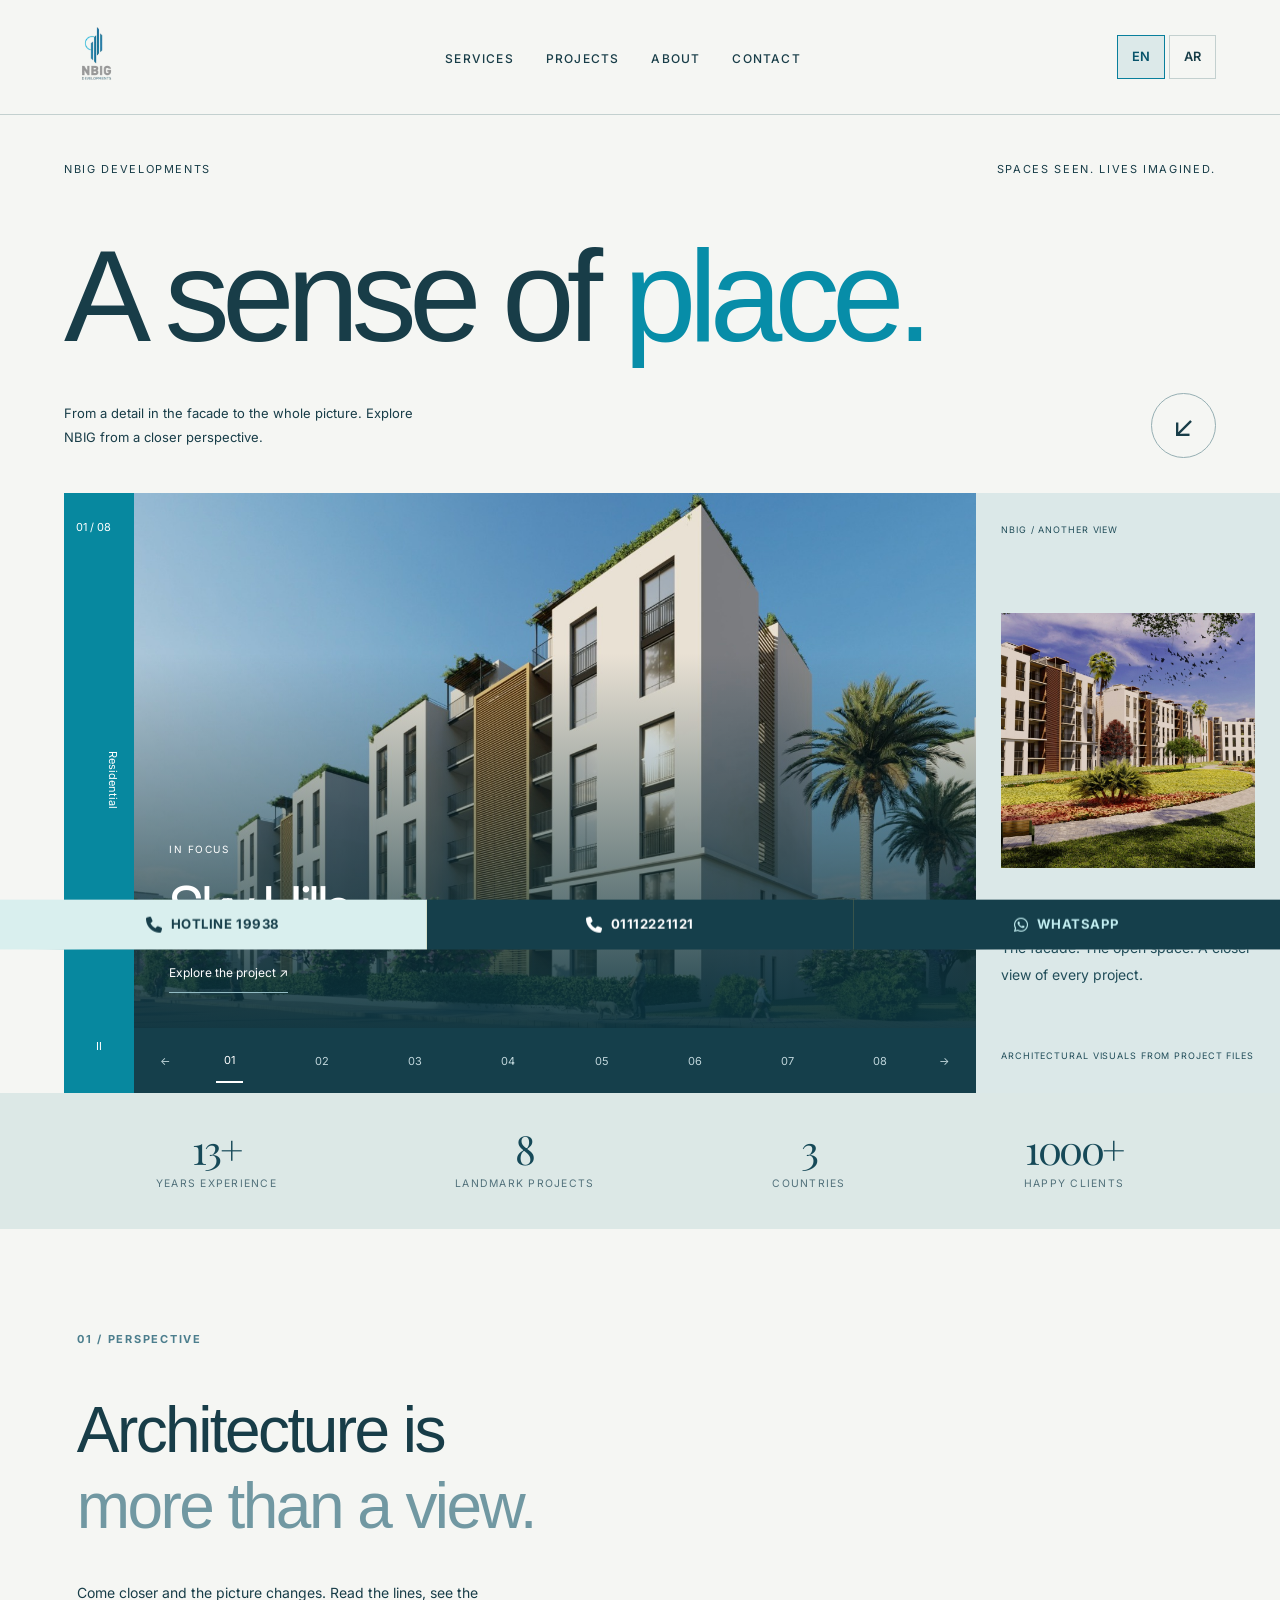
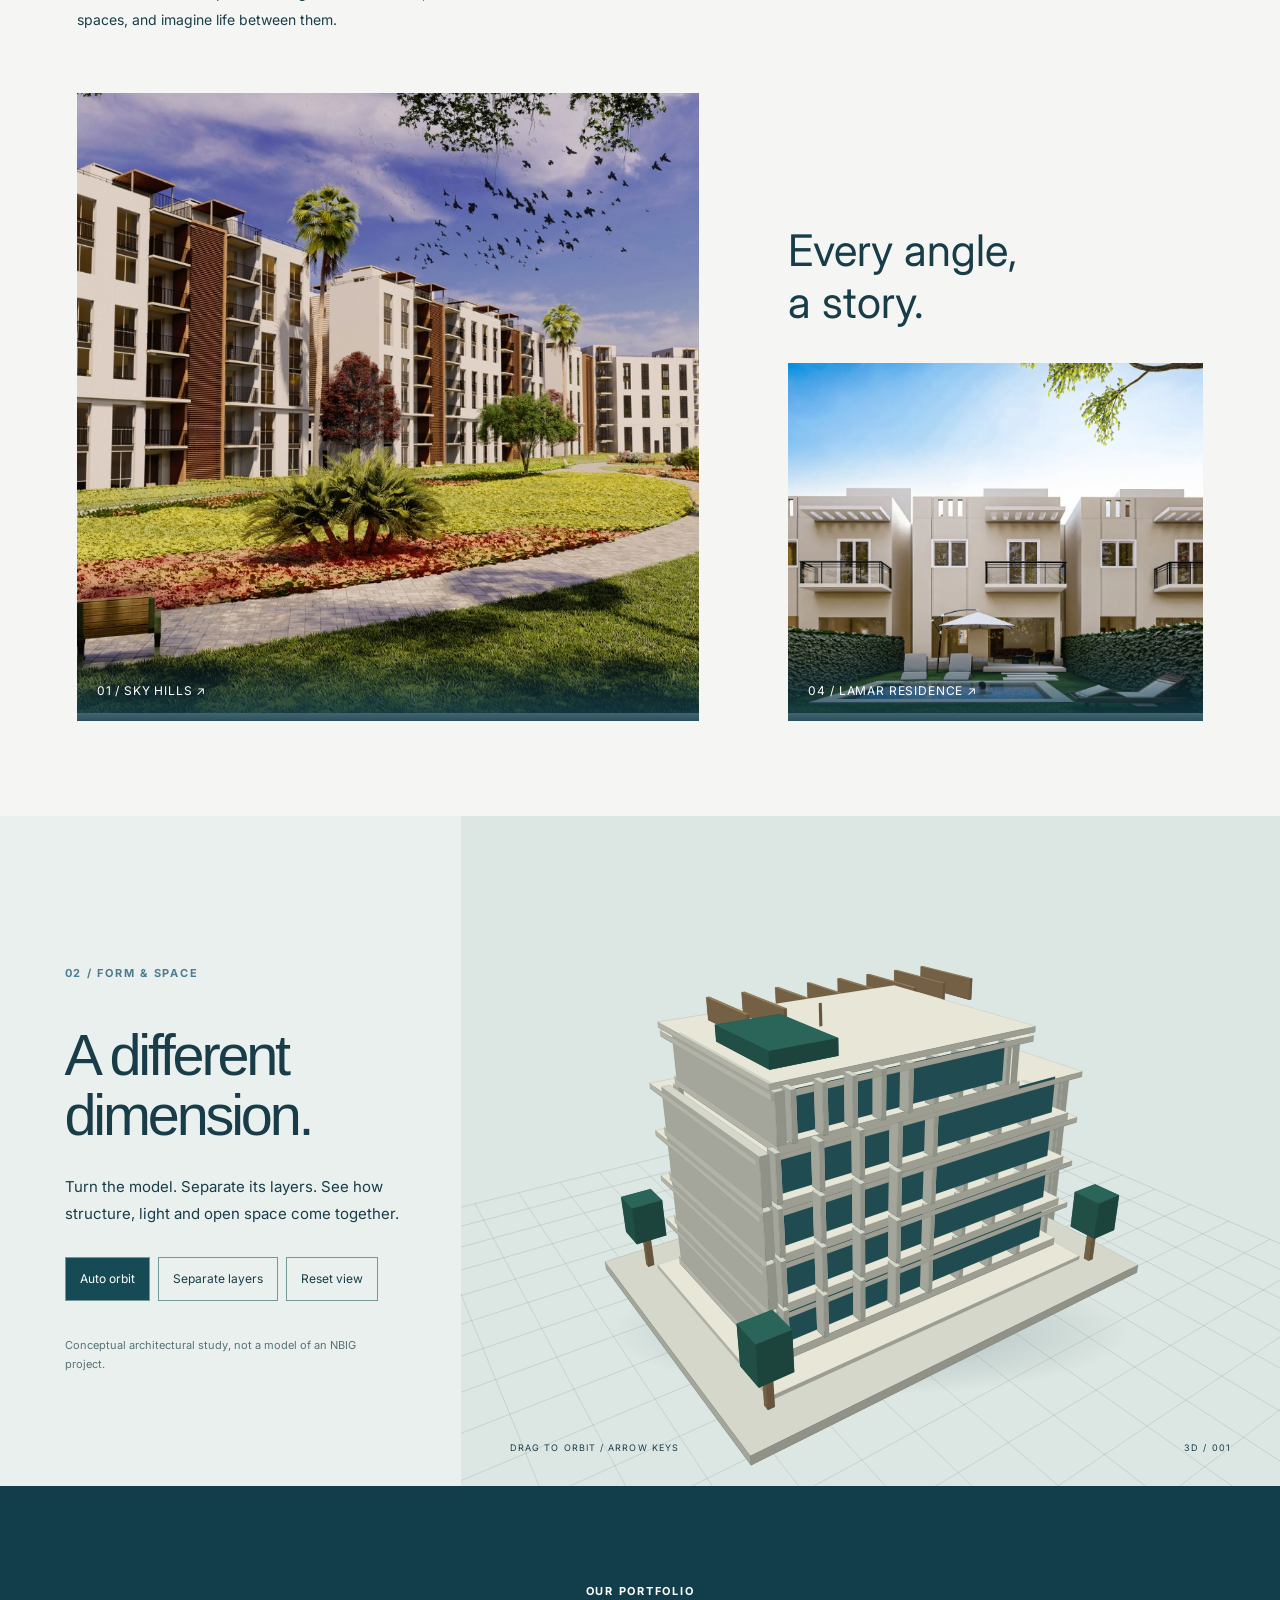
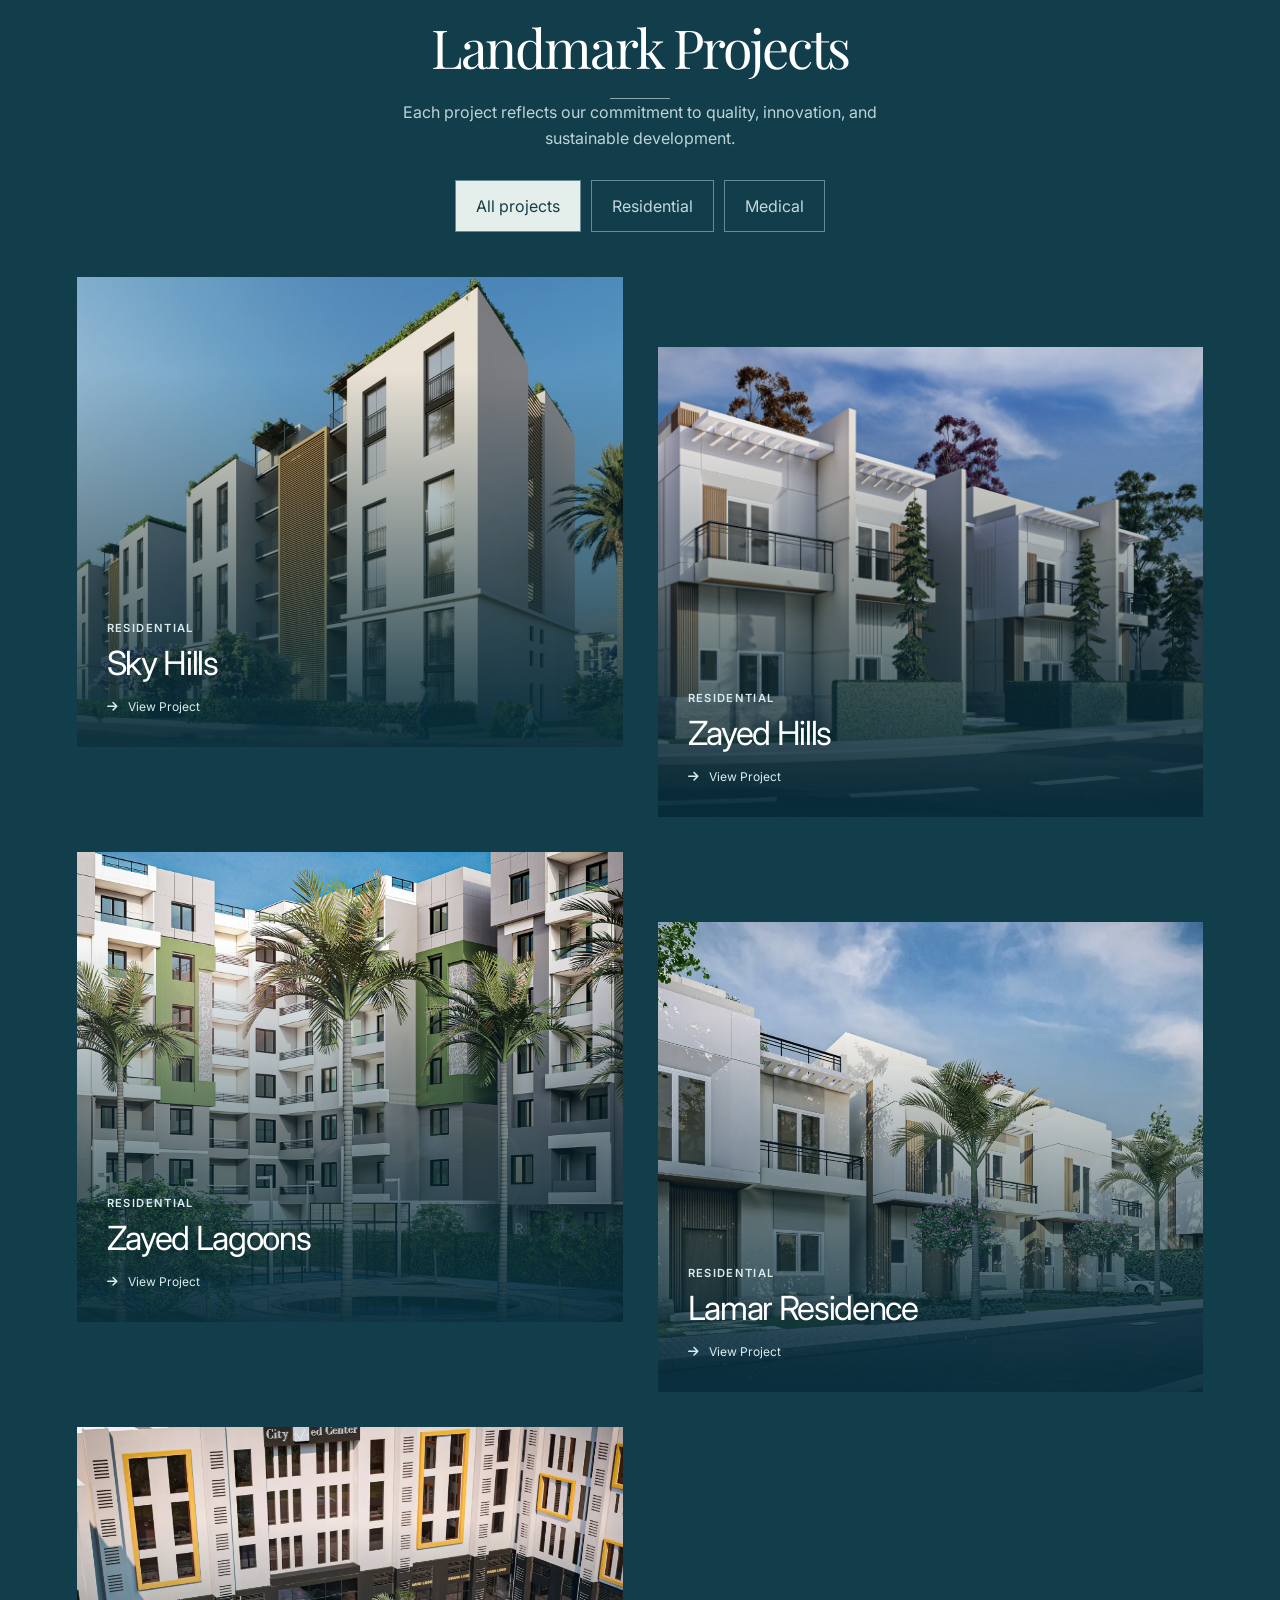
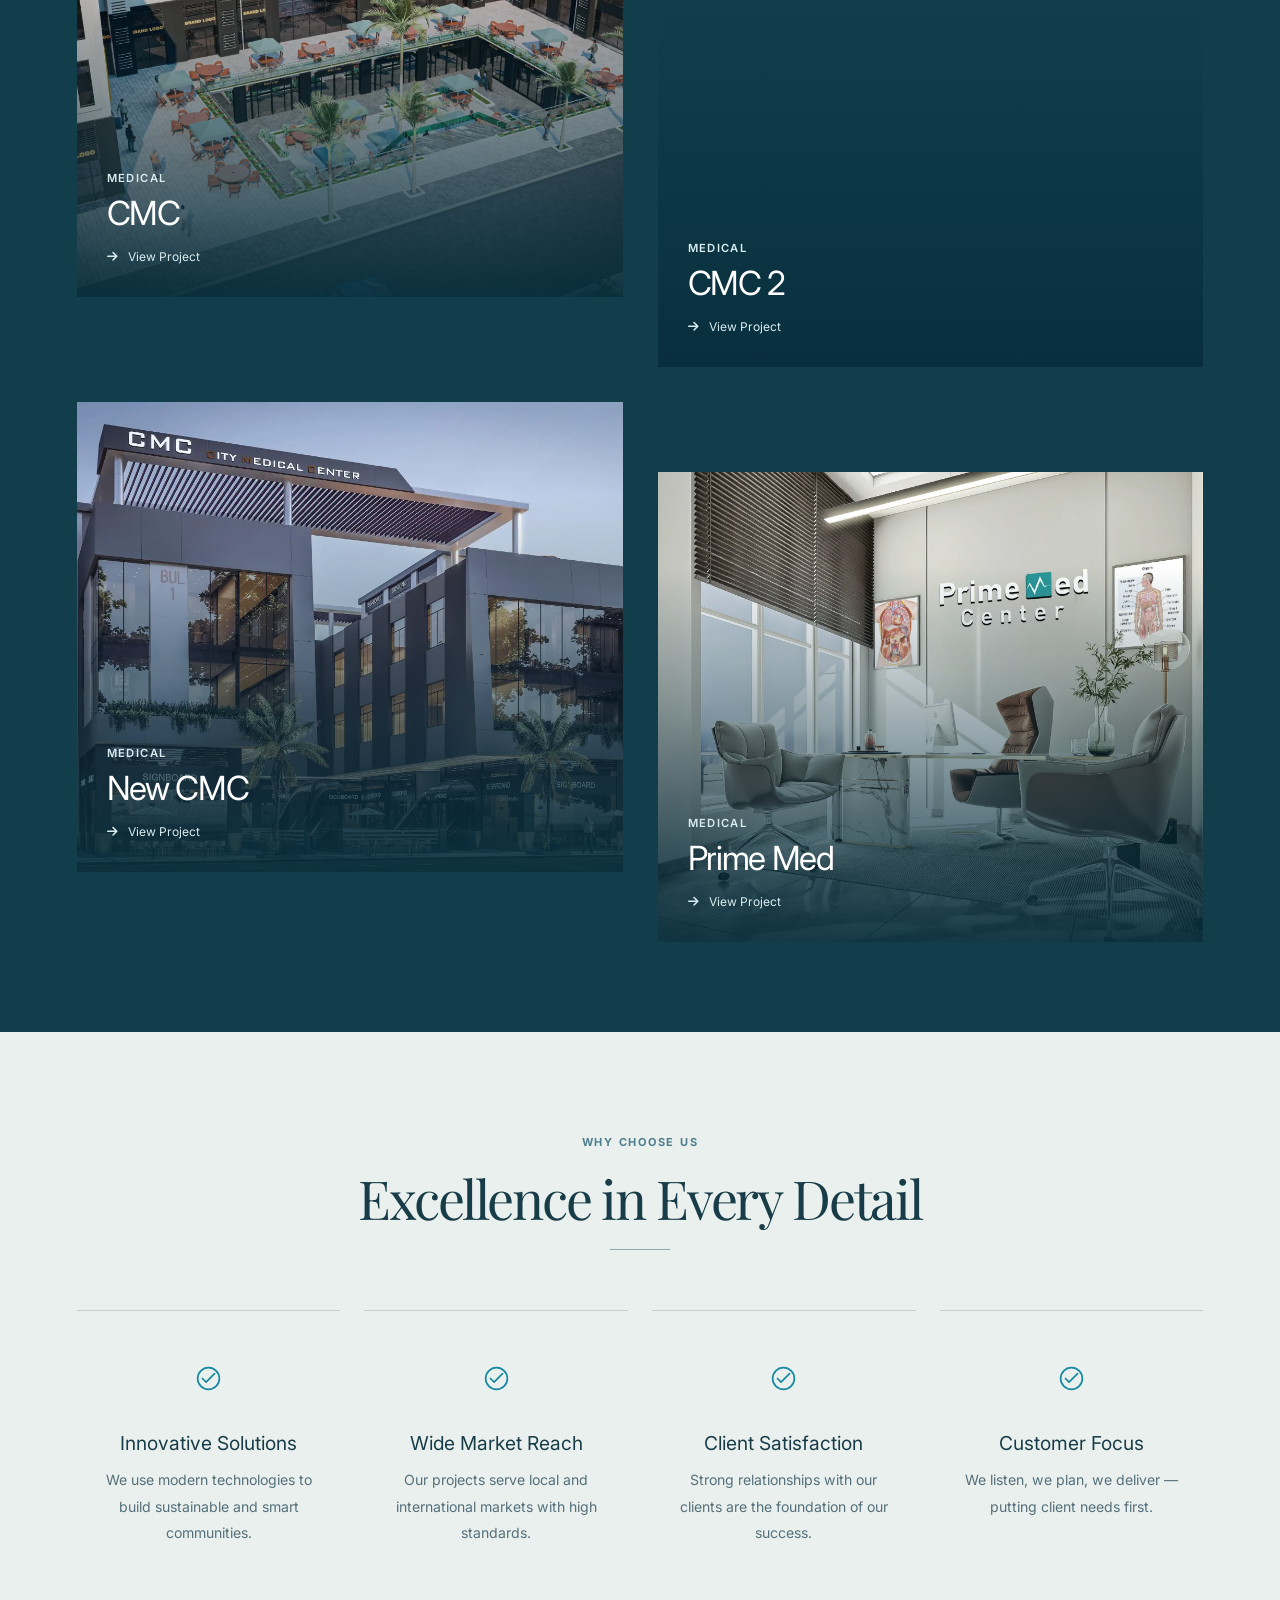
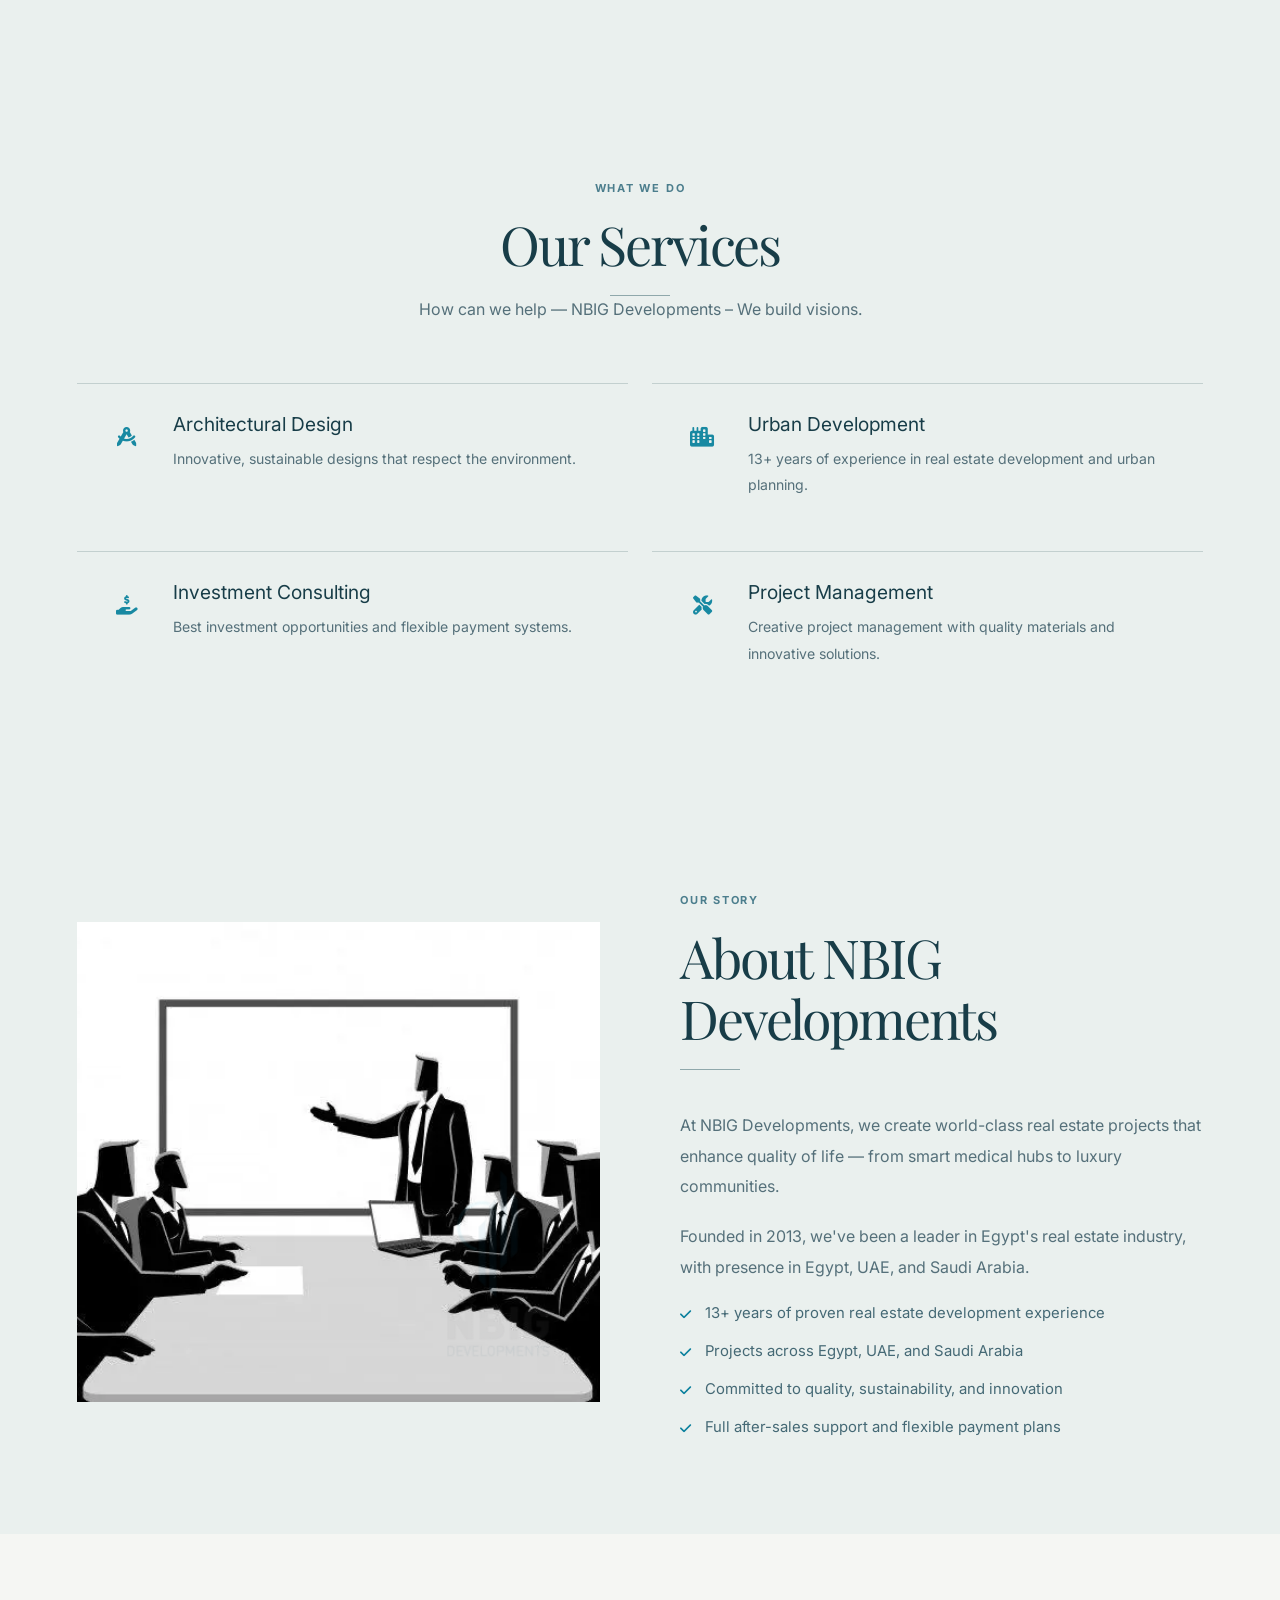
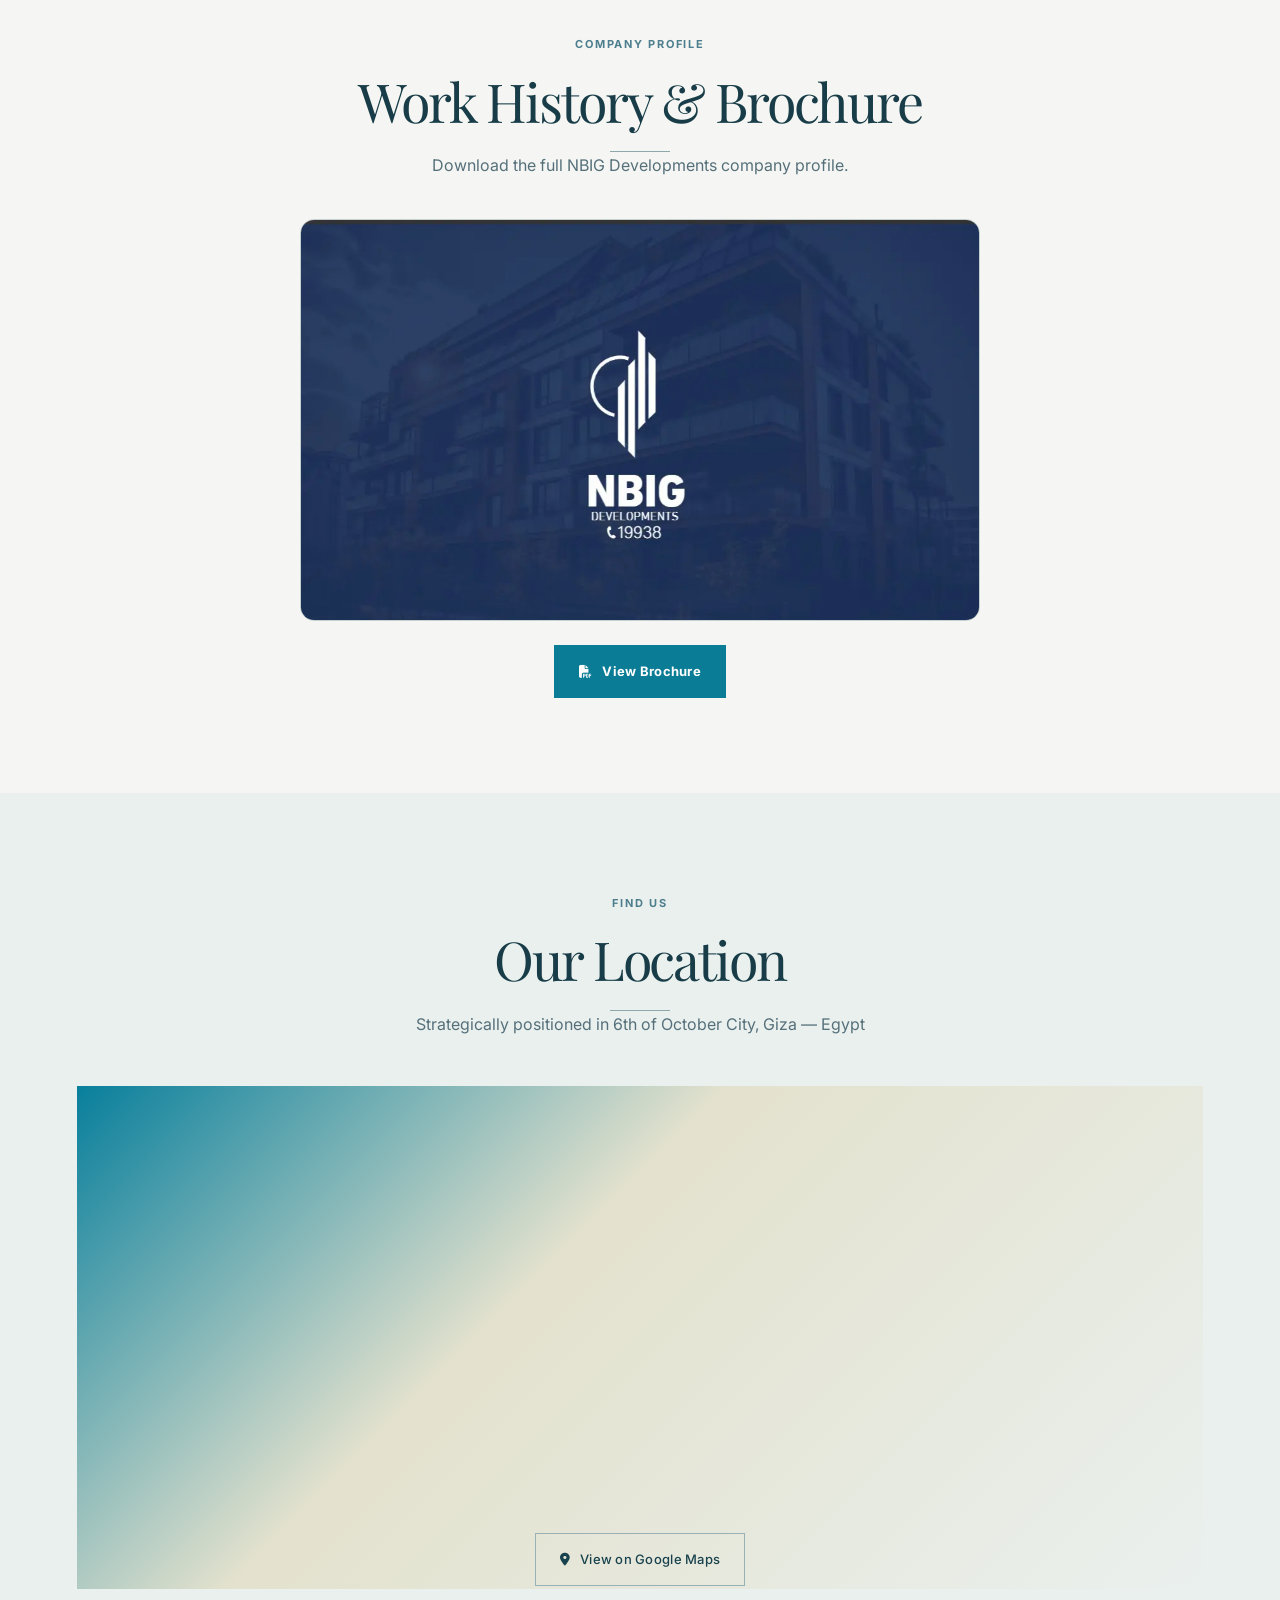
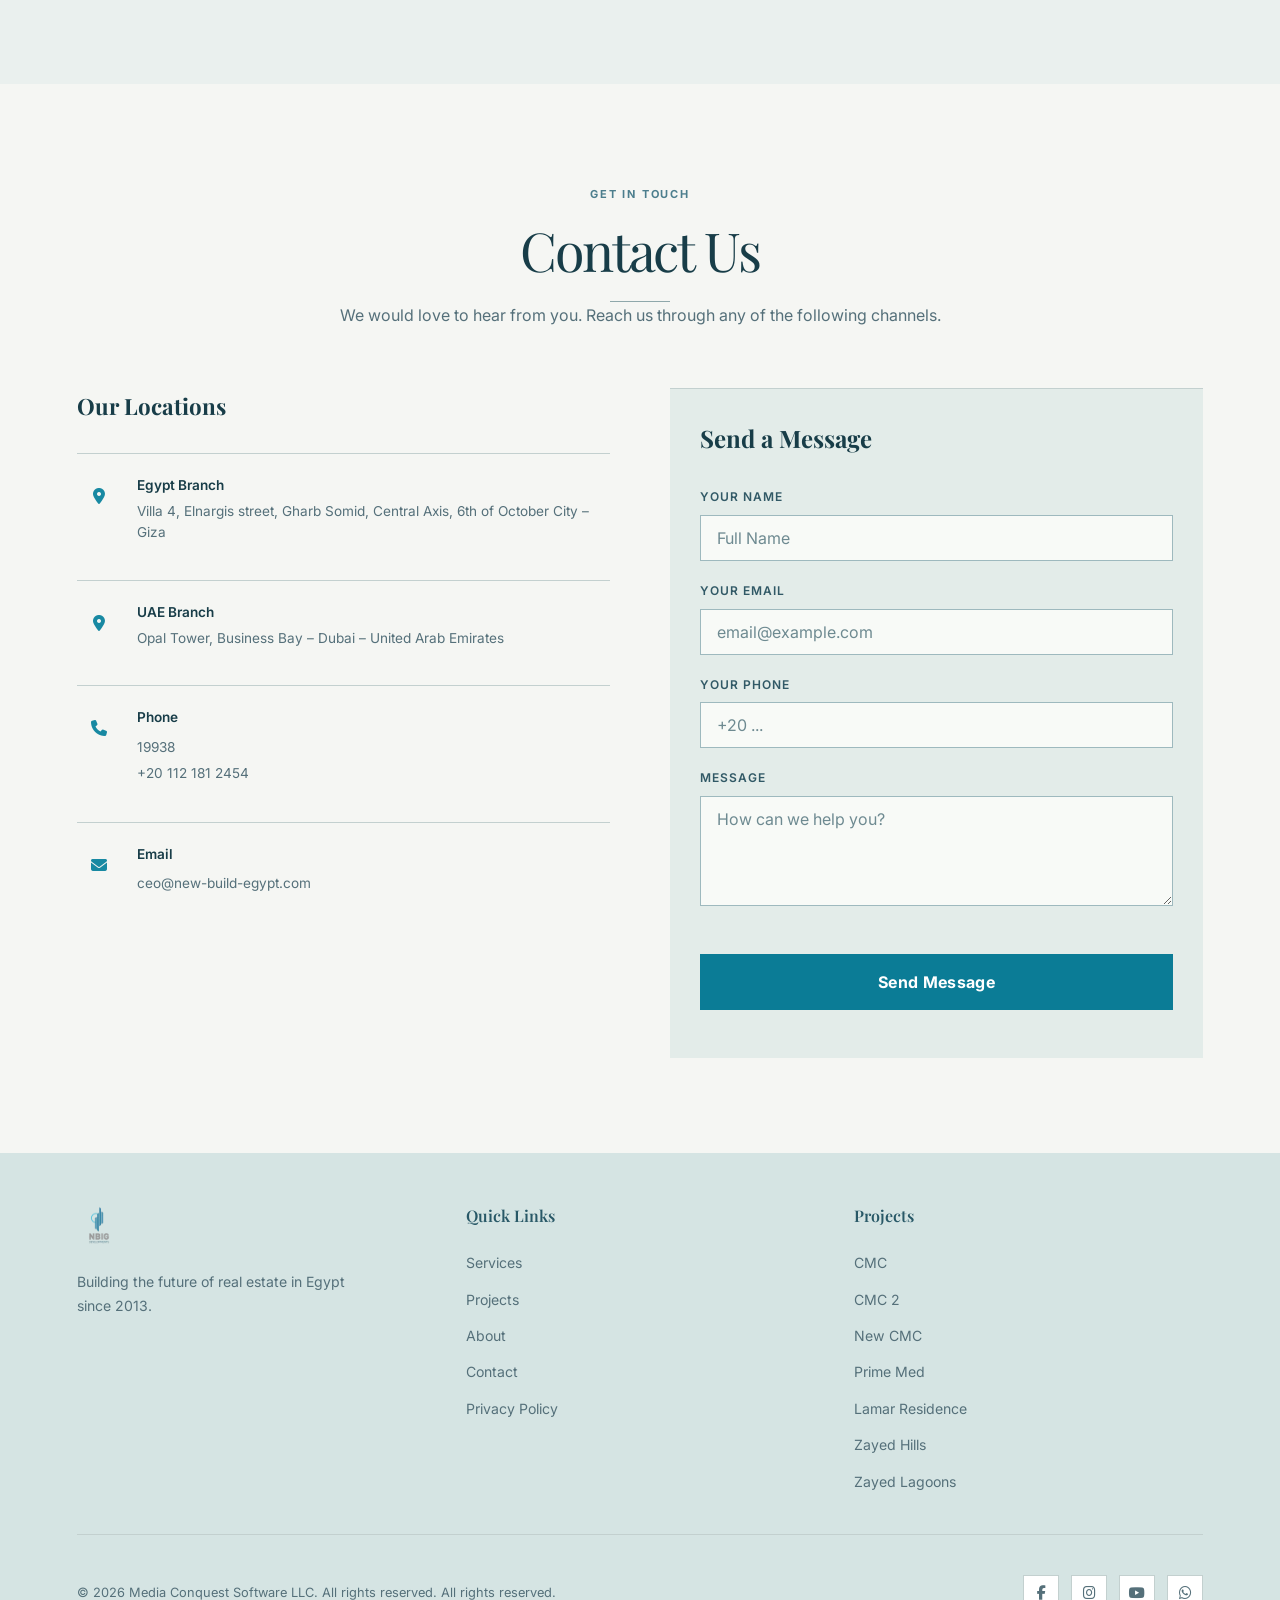
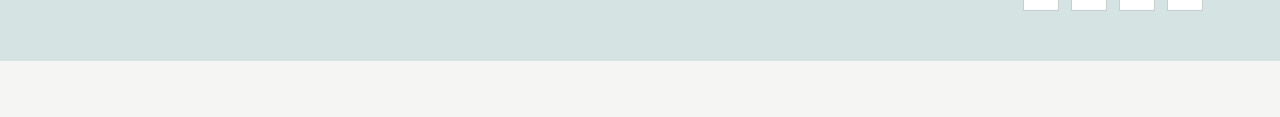
<file: index.html>
<!DOCTYPE html>

<html dir="ltr" lang="en">
<head>
<link href="https://new-build-egypt.com/" rel="canonical"/>
<meta charset="utf-8"/>
<meta content="width=device-width,initial-scale=1.0" name="viewport"/>
<title>NBIG Developments | Building the Future of Real Estate in Egypt</title>
<link href="images/logo.png" rel="icon"/>
<meta content="NBIG Developments – Leading real estate development company in Egypt. Innovative, sustainable projects since 2013." name="description"/>
<meta content="NBIG, real estate Egypt, development, medical clinics, investment, CMC, Prime Med, Zayed Hills" name="keywords"/>
<meta content="index,follow" name="robots"/>
<!-- JSON-LD Structured Data Schema for AI Agents & Search Engine Crawlers -->
<script type="application/ld+json">
  {
    "@context": "https://schema.org",
    "@graph": [
      {
        "@type": "RealEstateAgent",
        "@id": "https://new-build-egypt.com/#organization",
        "name": "NBIG Developments",
        "url": "https://new-build-egypt.com/",
        "logo": "https://new-build-egypt.com/images/logo.png",
        "image": "https://new-build-egypt.com/images/about-us.jpg",
        "description": "Leading real estate development company in Egypt, UAE, and Saudi Arabia. Creating landmark medical hubs and luxury residential projects since 2013.",
        "telephone": "+201121812454",
        "email": "ceo@new-build-egypt.com",
        "address": {
          "@type": "PostalAddress",
          "streetAddress": "Villa 4, block 8/15, West Somed, 6th of October City",
          "addressLocality": "Giza",
          "addressCountry": "EG"
        },
        "geo": {
          "@type": "GeoCoordinates",
          "latitude": "29.984835",
          "longitude": "30.952303"
        },
        "sameAs": [
          "https://www.facebook.com/nbigdevelopments",
          "https://www.instagram.com/nbigdevelopments/",
          "https://www.youtube.com/@nbigdevelopments6485"
        ]
      },
      {
        "@type": "WebSite",
        "@id": "https://new-build-egypt.com/#website",
        "url": "https://new-build-egypt.com/",
        "name": "NBIG Developments",
        "description": "Building the Future of Real Estate in Egypt",
        "publisher": {
          "@id": "https://new-build-egypt.com/#organization"
        }
      }
    ]
  }
  </script>
<meta content="NBIG Developments | Building the Future of Real Estate" property="og:title"/>
<meta content="Leading real estate development in Egypt since 2013." property="og:description"/>
<meta content="https://new-build-egypt.com/images/logo.png" property="og:image"/>
<link href="https://fonts.googleapis.com" rel="preconnect"/>
<link crossorigin="" href="https://fonts.gstatic.com" rel="preconnect"/>
<link as="style" href="https://fonts.googleapis.com/css2?family=Playfair+Display:wght@400;700;900&amp;family=Inter:wght@300;400;500;600&amp;display=swap" onload="this.onload=null;this.rel='stylesheet'" rel="preload"/><noscript><link href="https://fonts.googleapis.com/css2?family=Playfair+Display:wght@400;700;900&amp;family=Inter:wght@300;400;500;600&amp;display=swap" rel="stylesheet"/></noscript>
<link as="style" href="https://cdnjs.cloudflare.com/ajax/libs/font-awesome/6.5.0/css/all.min.css" onload="this.onload=null;this.rel='stylesheet'" rel="preload"/><noscript><link href="https://cdnjs.cloudflare.com/ajax/libs/font-awesome/6.5.0/css/all.min.css" rel="stylesheet"/></noscript>
<style>:root{--gold:#c9a84c;--gold-light:#e8c96d;--dark:#080810;--dark2:#0f0f1e;--dark3:#16162a;--glass:rgba(255,255,255,0.04);--gb:rgba(201,168,76,0.2);--text:#f0ece0;--muted:rgba(240,236,224,0.6);}*{margin:0;padding:0;box-sizing:border-box;}html{scroll-behavior:smooth;}body{background:var(--dark);color:var(--text);font-family:'Inter',sans-serif;overflow-x:hidden;}#loader{position:fixed;inset:0;background:var(--dark);display:flex;align-items:center;justify-content:center;z-index:9999;transition:opacity .6s;}#loader.hidden{opacity:0;pointer-events:none;}.li{display:flex;flex-direction:column;align-items:center;gap:20px;}.ll{width:80px;animation:pulse 1.5s ease-in-out infinite;}.lr{width:50px;height:50px;border:3px solid rgba(201,168,76,.2);border-top-color:var(--gold);border-radius:50%;animation:spin 1s linear infinite;}@keyframes spin{to{transform:rotate(360deg);}}@keyframes pulse{0%,100%{transform:scale(1);}50%{transform:scale(1.08);}}@keyframes fadeUp{from{opacity:0;transform:translateY(30px);}to{opacity:1;transform:translateY(0);}}header{position:fixed;top:0;left:0;right:0;z-index:1000;padding:18px 40px;display:flex;align-items:center;justify-content:space-between;transition:background .4s;}header.scrolled{background:rgba(8,8,16,.92);backdrop-filter:blur(20px);border-bottom:1px solid var(--gb);}.logo img{height:52px;}nav ul{list-style:none;display:flex;gap:32px;}nav a{color:var(--muted);text-decoration:none;font-size:.9rem;font-weight:500;letter-spacing:.05em;transition:color .3s;text-transform:uppercase;}nav a:hover{color:var(--gold);}.lb{background:none;border:1px solid var(--gb);color:var(--muted);padding:6px 14px;border-radius:4px;cursor:pointer;font-size:.8rem;font-weight:600;transition:all .3s;}.lb.active,.lb:hover{background:var(--gold);color:var(--dark);border-color:var(--gold);}.ls{display:flex;gap:8px;}.mc{display:none;}.mt{display:none;flex-direction:column;gap:6px;background:none;border:none;cursor:pointer;padding:4px;}.mt span{display:block;width:26px;height:2px;background:var(--text);}.hero{position:relative;height:100vh;min-height:680px;display:flex;align-items:center;overflow:hidden;}.hbg{position:absolute;inset:0;}.hbg::after{content:'';position:absolute;inset:0;background:linear-gradient(105deg,rgba(8,8,16,.9)0%,rgba(8,8,16,.6)55%,rgba(8,8,16,.3)100%);}.hc{position:relative;z-index:2;padding:0 80px;max-width:820px;}.htag{display:inline-flex;align-items:center;gap:8px;background:rgba(201,168,76,.12);border:1px solid var(--gb);border-radius:40px;padding:6px 20px;font-size:.78rem;font-weight:600;letter-spacing:.12em;color:var(--gold);text-transform:uppercase;margin-bottom:28px;animation:fadeUp .8s ease both;}.hero h1{font-family:'Playfair Display',serif;font-size:clamp(2.8rem,6vw,5.8rem);font-weight:900;line-height:1.05;margin-bottom:20px;animation:fadeUp .8s .15s ease both;}.hero h1 span{color:var(--gold);}.hsub{font-size:1.1rem;font-weight:300;color:var(--muted);line-height:1.8;max-width:520px;margin-bottom:48px;animation:fadeUp .8s .3s ease both;}.hbtns{display:flex;gap:16px;flex-wrap:wrap;animation:fadeUp .8s .45s ease both;}.bg{display:inline-flex;align-items:center;gap:10px;background:linear-gradient(135deg,var(--gold),var(--gold-light));color:var(--dark);padding:14px 32px;border-radius:6px;font-weight:700;font-size:.95rem;text-decoration:none;transition:transform .25s,box-shadow .25s;}.bg:hover{transform:translateY(-2px);box-shadow:0 12px 35px rgba(201,168,76,.35);}.bo{display:inline-flex;align-items:center;gap:10px;background:transparent;border:1px solid var(--gb);color:var(--text);padding:14px 32px;border-radius:6px;font-weight:500;font-size:.95rem;text-decoration:none;transition:all .25s;}.bo:hover{border-color:var(--gold);color:var(--gold);}.hscroll{position:absolute;bottom:40px;left:80px;display:flex;align-items:center;gap:12px;color:var(--muted);font-size:.78rem;letter-spacing:.1em;text-transform:uppercase;z-index:2;}.hscroll::before{content:'';display:block;width:40px;height:1px;background:var(--gold);}.sbar{background:linear-gradient(135deg,var(--dark2),var(--dark3));border-top:1px solid var(--gb);border-bottom:1px solid var(--gb);padding:44px 80px;display:flex;justify-content:space-around;align-items:center;flex-wrap:wrap;gap:30px;}.sn{font-family:'Playfair Display',serif;font-size:2.8rem;font-weight:700;color:var(--gold);line-height:1;text-align:center;}.sl{font-size:.8rem;color:var(--muted);text-transform:uppercase;letter-spacing:.1em;margin-top:6px;text-align:center;}section{padding:100px 80px;}.stag{display:inline-block;color:var(--gold);font-size:.75rem;font-weight:700;letter-spacing:.2em;text-transform:uppercase;margin-bottom:16px;}.stitle{font-family:'Playfair Display',serif;font-size:clamp(2rem,4vw,3.2rem);font-weight:700;line-height:1.15;margin-bottom:20px;}.ssep{width:60px;height:2px;background:linear-gradient(90deg,var(--gold),transparent);margin-bottom:40px;}.fsec{background:var(--dark2);}.fg4{display:grid;grid-template-columns:repeat(4,1fr);gap:24px;margin-top:60px;}.fc{background:var(--glass);border:1px solid var(--gb);border-radius:12px;padding:36px 24px;text-align:center;transition:transform .3s,border-color .3s,box-shadow .3s;backdrop-filter:blur(12px);}.fc:hover{transform:translateY(-6px);border-color:var(--gold);box-shadow:0 20px 50px rgba(201,168,76,.12);}.fi{width:64px;height:64px;background:linear-gradient(135deg,rgba(201,168,76,.15),rgba(201,168,76,.05));border-radius:50%;display:flex;align-items:center;justify-content:center;margin:0 auto 20px;font-size:1.5rem;color:var(--gold);}.fc h3{font-family:'Playfair Display',serif;font-size:1.05rem;font-weight:600;margin-bottom:12px;}.fc p{color:var(--muted);font-size:.88rem;line-height:1.7;}.sg{display:grid;grid-template-columns:1fr 1fr;gap:24px;margin-top:60px;}.sc{display:flex;gap:20px;align-items:flex-start;background:var(--glass);border:1px solid var(--gb);border-radius:12px;padding:28px 24px;transition:border-color .3s,box-shadow .3s;backdrop-filter:blur(8px);}.sc:hover{border-color:var(--gold);box-shadow:0 12px 40px rgba(201,168,76,.1);}.sci{width:52px;height:52px;flex-shrink:0;background:linear-gradient(135deg,rgba(201,168,76,.15),rgba(201,168,76,.05));border-radius:50%;display:flex;align-items:center;justify-content:center;font-size:1.2rem;color:var(--gold);}.sc h3{font-family:'Playfair Display',serif;font-size:1.05rem;font-weight:600;margin-bottom:10px;}.sc p{color:var(--muted);font-size:.88rem;line-height:1.7;}.pg{display:grid;grid-template-columns:repeat(4,1fr);gap:20px;margin-top:60px;}.pc{position:relative;border-radius:14px;overflow:hidden;cursor:pointer;aspect-ratio:3/4;}.pc img{width:100%;height:100%;object-fit:cover;transition:transform .5s ease;}.pc:hover img{transform:scale(1.08);}.pc::after{content:'';position:absolute;inset:0;background:linear-gradient(to top,rgba(8,8,16,.9)0%,rgba(8,8,16,.2)50%,transparent 100%);transition:opacity .3s;}.pc-info{position:absolute;bottom:0;left:0;right:0;padding:24px 20px;z-index:1;transform:translateY(6px);transition:transform .3s;}.pc:hover .pc-info{transform:translateY(0);}.pc-cat{font-size:.7rem;color:var(--gold);text-transform:uppercase;letter-spacing:.12em;font-weight:600;margin-bottom:6px;}.pc-name{font-family:'Playfair Display',serif;font-size:1.15rem;font-weight:700;color:var(--text);}.pc-arrow{display:inline-flex;align-items:center;gap:6px;color:var(--gold);font-size:.8rem;margin-top:10px;opacity:0;transition:opacity .3s;}.pc:hover .pc-arrow{opacity:1;}.abt{display:grid;grid-template-columns:1fr 1fr;gap:80px;align-items:center;}.abt-img{position:relative;}.abt-img img{width:100%;border-radius:14px;height:480px;object-fit:cover;display:block;}.abt-img::before{content:'';position:absolute;inset:-16px;border:1px solid var(--gb);border-radius:18px;z-index:-1;}.abt-img::after{content:'';position:absolute;bottom:24px;right:-24px;width:48%;height:48%;background:url('images/logo.png')center/contain no-repeat;opacity:.08;}.abt-text p{color:var(--muted);line-height:1.9;font-size:1rem;margin-bottom:20px;}.cl{list-style:none;display:flex;flex-direction:column;gap:14px;margin-top:20px;}.cl li{display:flex;align-items:flex-start;gap:14px;color:var(--muted);font-size:.93rem;line-height:1.6;}.cl li::before{content:'\f00c';font-family:'Font Awesome 6 Free';font-weight:900;color:var(--gold);font-size:.8rem;margin-top:3px;flex-shrink:0;}.pw{max-width:680px;margin:0 auto;text-align:center;}.pt{border-radius:14px;overflow:hidden;border:1px solid var(--gb);margin-top:40px;transition:box-shadow .3s;}.pt:hover{box-shadow:0 20px 60px rgba(201,168,76,.2);}.pt img{width:100%;display:block;}.map-wrap{position:relative;border-radius:16px;padding:3px;background:linear-gradient(135deg,var(--gold),rgba(201,168,76,0.2) 40%,transparent);box-shadow:0 20px 40px rgba(0,0,0,0.5),0 0 20px rgba(201,168,76,0.1);transition:all 0.4s cubic-bezier(0.4,0,0.2,1);}.map-wrap:hover{box-shadow:0 30px 60px rgba(0,0,0,0.6),0 0 30px rgba(201,168,76,0.25);transform:translateY(-4px);}.map-wrap iframe{width:100%;height:420px;border:none;border-radius:14px;display:block;transition:all 0.4s ease;}.contact-grid{display:grid;grid-template-columns:1fr 1fr;gap:60px;margin-top:60px;}.cinfo-item{display:flex;gap:16px;align-items:flex-start;padding:20px;background:var(--glass);border:1px solid var(--gb);border-radius:10px;margin-bottom:16px;}.cinfo-icon{width:44px;height:44px;flex-shrink:0;background:linear-gradient(135deg,rgba(201,168,76,.15),rgba(201,168,76,.05));border-radius:50%;display:flex;align-items:center;justify-content:center;color:var(--gold);}.cinfo-item h4{font-size:.85rem;font-weight:600;margin-bottom:4px;}.cinfo-item a,.cinfo-item p{color:var(--muted);font-size:.85rem;text-decoration:none;line-height:1.6;}.cform{background:var(--glass);border:1px solid var(--gb);border-radius:16px;padding:40px;backdrop-filter:blur(12px);}.cform h3{font-family:'Playfair Display',serif;font-size:1.5rem;font-weight:700;margin-bottom:28px;}.cform label{display:block;font-size:.82rem;font-weight:600;color:var(--muted);margin-bottom:8px;text-transform:uppercase;letter-spacing:.08em;}.cform input,.cform textarea{width:100%;background:rgba(255,255,255,.05);border:1px solid var(--gb);border-radius:8px;padding:12px 16px;color:var(--text);font-size:.95rem;font-family:'Inter',sans-serif;margin-bottom:20px;transition:border-color .3s;}.cform input:focus,.cform textarea:focus{outline:none;border-color:var(--gold);}.cform textarea{height:110px;resize:vertical;}.cform .recaptcha-wrap{margin-bottom:20px;display:flex;justify-content:center;}.ss{position:fixed;left:0;top:50%;transform:translateY(-50%);display:flex;flex-direction:column;z-index:900;border-radius:0 10px 10px 0;overflow:hidden;box-shadow:2px 0 20px rgba(0,0,0,.3);}.ss a{background:rgba(8,8,16,.9);backdrop-filter:blur(10px);border-bottom:1px solid var(--gb);color:var(--muted);padding:14px 13px;font-size:1.05rem;text-decoration:none;display:flex;align-items:center;justify-content:center;transition:all .3s;}.ss a:last-child{border-bottom:none;}.ss a:hover{background:var(--gold);color:var(--dark);}footer{background:var(--dark2);border-top:1px solid var(--gb);padding:48px 80px 28px;}.footer-top{display:grid;grid-template-columns:1fr 1fr 1fr;gap:40px;margin-bottom:40px;padding-bottom:40px;border-bottom:1px solid var(--gb);}.footer-brand img{height:44px;margin-bottom:16px;filter:brightness(0)invert(1);}.footer-brand p{color:var(--muted);font-size:.88rem;line-height:1.7;max-width:280px;}.footer-col h4{font-family:'Playfair Display',serif;font-size:1rem;font-weight:600;margin-bottom:20px;color:var(--gold);}.footer-col ul{list-style:none;display:flex;flex-direction:column;gap:10px;}.footer-col ul a{color:var(--muted);text-decoration:none;font-size:.88rem;transition:color .3s;}.footer-col ul a:hover{color:var(--gold);}.footer-col p{color:var(--muted);font-size:.88rem;line-height:1.8;}.footer-bottom{display:flex;align-items:center;justify-content:space-between;font-size:.8rem;color:var(--muted);}.footer-social{display:flex;gap:12px;}.footer-social a{width:36px;height:36px;background:var(--glass);border:1px solid var(--gb);border-radius:50%;display:flex;align-items:center;justify-content:center;color:var(--muted);text-decoration:none;font-size:.9rem;transition:all .3s;}.footer-social a:hover{background:var(--gold);color:var(--dark);border-color:var(--gold);}.reveal{opacity:0;transform:translateY(40px);transition:opacity .7s,transform .7s;}.reveal.visible{opacity:1;transform:none;}@media(max-width:1100px){.pg{grid-template-columns:repeat(3,1fr);}.fg4{grid-template-columns:repeat(2,1fr);}}@media(max-width:900px){header{padding:16px 24px;}header.scrolled{backdrop-filter:none;-webkit-backdrop-filter:none;}nav ul{display:none;position:fixed;top:0;left:0;right:0;bottom:0;background:rgba(8,8,16,.98);flex-direction:column;align-items:center;justify-content:center;gap:36px;font-size:1.1rem;}nav ul.open{display:flex;}.mt{display:flex;}.mc{display:none;position:absolute;top:20px;right:24px;background:none;border:none;color:var(--text);font-size:1.6rem;cursor:pointer;padding:8px;line-height:1;z-index:1001;transition:color .3s;}.mc:hover{color:var(--gold);}nav ul.open .mc{display:block;}section{padding:70px 28px;}.sbar{padding:36px 24px;}.abt{grid-template-columns:1fr;gap:44px;}.contact-grid{grid-template-columns:1fr;}.sg{grid-template-columns:1fr;}.pg{grid-template-columns:repeat(2,1fr);}.footer-top{grid-template-columns:1fr;}.footer-bottom{flex-direction:column;gap:16px;text-align:center;}.ss{display:none;}footer{padding:36px 24px 24px;}}@media(max-width:580px){.fg4{grid-template-columns:1fr;}.pg{grid-template-columns:1fr 1fr;}.hbtns{flex-direction:column;}.hc{padding:0 28px;}}[dir="rtl"] .ssep{background:linear-gradient(270deg,var(--gold),transparent);}[dir="rtl"] .hc{padding:0 80px;}[dir="rtl"] .hscroll{left:auto;right:80px;}[dir="rtl"] .hscroll::before{display:none;}[dir="rtl"] .hscroll::after{content:'';display:block;width:40px;height:1px;background:var(--gold);}
    /* ── Floating Bottom Bar ─────────────────────────────────── */
    .float-bar {
      position: fixed; bottom: 0; left: 0; right: 0; z-index: 950;
      display: flex; align-items: stretch;
      background: rgba(8,8,16,.97);
      border-top: 1px solid rgba(201,168,76,0.2);
      backdrop-filter: blur(20px); -webkit-backdrop-filter: blur(20px);
      box-shadow: 0 -4px 30px rgba(0,0,0,.5);
      transform: translateY(100%);
      transition: transform .4s cubic-bezier(.4,0,.2,1);
    }
    .float-bar.visible { transform: translateY(0); }
    .float-bar a {
      flex: 1; display: flex; align-items: center; justify-content: center; gap: 8px;
      padding: 14px 10px; text-decoration: none; font-size: .82rem; font-weight: 700;
      letter-spacing: .04em; text-transform: uppercase;
      transition: background .25s, color .25s;
      border-right: 1px solid rgba(201,168,76,0.2);
    }
    .float-bar a:last-child { border-right: none; }
    .float-bar .fb-hotline { background: linear-gradient(135deg,#c9a84c,#e8c96d); color: #080810; }
    .float-bar .fb-hotline:hover { filter: brightness(1.1); }
    .float-bar .fb-call { color: #e8c96d; }
    .float-bar .fb-call:hover { background: rgba(201,168,76,.12); color: #c9a84c; }
    .float-bar .fb-wa { color: #25d366; }
    .float-bar .fb-wa:hover { background: rgba(37,211,102,.1); }
    .float-bar i { font-size: 1rem; }
    @media(max-width:580px) {
      .float-bar a { font-size: .72rem; padding: 12px 6px; gap: 5px; }
      .float-bar i { font-size: .9rem; }
    }

  </style>
<link href="css/editorial.css" rel="stylesheet"/>
<script defer="" src="js/site-quality.js"></script>
</head>
<body class="homepage nbig-complete homepage">
<a class="skip-link" href="#home">Skip to content</a>
<!-- LOADER -->
<div id="loader">
<div class="li"><img alt="NBIG" class="ll" height="80" src="images/logo.webp" width="80"/>
<div class="lr"></div>
</div>
</div>
<!-- SOCIAL SIDEBAR -->
<div class="ss">
<a aria-label="Facebook Profile" href="https://www.facebook.com/nbigdevelopments" rel="noopener" target="_blank"><i class="fab fa-facebook-f"></i></a>
<a aria-label="Instagram Profile" href="https://www.instagram.com/nbigdevelopments/" rel="noopener" target="_blank"><i class="fab fa-instagram"></i></a>
<a aria-label="YouTube Channel" href="https://www.youtube.com/@nbigdevelopments6485" rel="noopener" target="_blank"><i class="fab fa-youtube"></i></a>
<a aria-label="WhatsApp Contact" href="https://wa.me/201112221121" rel="noopener" target="_blank"><i class="fab fa-whatsapp"></i></a>
<a aria-label="Call Helpline" href="tel:19938"><i class="fas fa-phone"></i></a>
</div>
<!-- HEADER -->
<header id="header">
<div class="logo"><a href="./"><img alt="NBIG Developments" class="header-logo" height="52" src="images/logo.webp" width="52"/></a></div>
<nav><button aria-label="Open navigation menu" class="mt" id="mt"><span></span><span></span><span></span></button>
<ul id="nm">
<button aria-label="Close menu" class="mc" id="mc"><i class="fas fa-times"></i></button>
<li><a data-t="ns" href="#services">Services</a></li>
<li><a data-t="np" href="#portfolio">Projects</a></li>
<li><a data-t="na" href="#about">About</a></li>
<li><a data-t="nc" href="#contact">Contact</a></li>
</ul>
</nav>
<div class="ls"><button class="lb active" id="ben">EN</button><button class="lb" id="bar">AR</button></div>
</header>
<!-- HERO -->
<section class="nbe-opening" id="home" tabindex="-1"><div class="nbe-opening-label"><span>NBIG DEVELOPMENTS</span><span data-t="newEyebrow">SPACES SEEN. LIVES IMAGINED.</span></div><h1 data-t="newHeadline">A sense of <em>place.</em></h1><div class="nbe-opening-caption"><p data-t="newIntro">From a detail in the facade to the whole picture. Explore NBIG from a closer perspective.</p><a aria-label="Discover projects" class="nbe-circle" href="#portfolio">↙</a></div></section><section aria-label="Featured projects" class="nbe-stage"><div class="nbe-stage-rail"><span data-stage-number="">01 / 08</span><span data-stage-type="">Residential</span><button aria-label="Pause motion" data-stage-pause="" type="button">Ⅱ</button></div><div class="nbe-stage-main"><div class="nbe-stage-photo"><img alt="Sky Hills" data-stage-image="" fetchpriority="high" src="images/sky-hills/facade.jpg"/><div class="nbe-photo-shade"></div><div class="nbe-stage-title"><span data-t="inFocus">IN FOCUS</span><h2 data-stage-title="">Sky Hills</h2><a data-stage-link="" href="sky-hills.html"><span data-t="exploreProject">Explore the project</span> ↗</a></div></div><div class="nbe-stage-controls" dir="ltr"><button aria-label="Previous project" data-stage-prev="" type="button">←</button><div><button aria-label="Show Sky Hills" aria-pressed="true" data-stage-select="0" type="button">01</button><button aria-label="Show Zayed Hills" aria-pressed="false" data-stage-select="1" type="button">02</button><button aria-label="Show Zayed Lagoons" aria-pressed="false" data-stage-select="2" type="button">03</button><button aria-label="Show Lamar Residence" aria-pressed="false" data-stage-select="3" type="button">04</button><button aria-label="Show CMC" aria-pressed="false" data-stage-select="4" type="button">05</button><button aria-label="Show CMC 2" aria-pressed="false" data-stage-select="5" type="button">06</button><button aria-label="Show New CMC" aria-pressed="false" data-stage-select="6" type="button">07</button><button aria-label="Show Prime Med" aria-pressed="false" data-stage-select="7" type="button">08</button></div><button aria-label="Next project" data-stage-next="" type="button">→</button></div></div><div class="nbe-stage-aside"><span data-t="anotherView">NBIG / ANOTHER VIEW</span><a data-stage-link="" href="sky-hills.html"><img alt="Sky Hills alternate view" data-stage-alternate="" src="images/sky-hills/courtyard-gardens.jpg"/></a><p data-t="stageNote">The facade. The open space. A closer view of every project.</p><span data-t="visualNote">ARCHITECTURAL VISUALS FROM PROJECT FILES</span></div></section>
<!-- STATS -->
<div class="sbar">
<div>
<div class="sn">13+</div>
<div class="sl" data-t="s1">Years Experience</div>
</div>
<div>
<div class="sn">8</div>
<div class="sl" data-t="s2">Landmark Projects</div>
</div>
<div>
<div class="sn">3</div>
<div class="sl" data-t="s3">Countries</div>
</div>
<div>
<div class="sn">1000+</div>
<div class="sl" data-t="s4">Happy Clients</div>
</div>
</div>
<!-- PROJECTS -->
<section class="nbe-manifesto" id="perspective"><span class="stag" data-t="perspectiveLabel">01 / PERSPECTIVE</span><h2 data-t="perspectiveTitle">Architecture is<br/><em>more than a view.</em></h2><p data-t="perspectiveIntro">Come closer and the picture changes. Read the lines, see the spaces, and imagine life between them.</p><div class="nbe-diptych"><a href="sky-hills.html"><img alt="Sky Hills courtyard" loading="lazy" src="images/sky-hills/courtyard-gardens.jpg"/><span>01 / SKY HILLS ↗</span></a><a href="lamar-residence.html"><span data-t="everyAngle">Every angle,<br/>a story.</span><img alt="Lamar Residence garden" loading="lazy" src="images/lamar-2.webp"/><span>04 / LAMAR RESIDENCE ↗</span></a></div></section><section aria-labelledby="study-title" class="nbe-study" data-study=""><div class="nbe-study-copy"><span class="stag" data-study-ar="٠٢ / الكتلة والفراغ" data-study-en="02 / FORM &amp; SPACE">02 / FORM &amp; SPACE</span><h2 data-study-ar="بُعد آخر للمكان." data-study-en="A different dimension." id="study-title">A different dimension.</h2><p data-study-ar="حرّك النموذج وافصل طبقاته. شاهد العلاقة بين الكتلة والضوء والمساحة المفتوحة." data-study-en="Turn the model. Separate its layers. See how structure, light and open space come together.">Turn the model. Separate its layers. See how structure, light and open space come together.</p><div class="nbe-study-controls"><button aria-pressed="true" data-study-ar="دوران تلقائي" data-study-en="Auto orbit" data-study-spin="" type="button">Auto orbit</button><button aria-pressed="false" data-study-ar="فصل الطبقات" data-study-en="Separate layers" data-study-split="" type="button">Separate layers</button><button data-study-ar="إعادة المنظور" data-study-en="Reset view" data-study-reset="" type="button">Reset view</button></div><small data-study-ar="دراسة معمارية تصوّرية، وليست نموذجًا لأحد مشاريع NBIG." data-study-en="Conceptual architectural study, not a model of an NBIG project.">Conceptual architectural study, not a model of an NBIG project.</small></div><div class="nbe-study-view"><canvas aria-label="Interactive conceptual 3D architecture. Drag to orbit. Arrow keys rotate. Plus and minus zoom." role="img" tabindex="0"></canvas><div class="nbe-study-hint"><span data-study-ar="اسحب للدوران / أسهم لوحة المفاتيح" data-study-en="DRAG TO ORBIT / ARROW KEYS">DRAG TO ORBIT / ARROW KEYS</span><span>3D / 001</span></div></div></section><section id="portfolio">
<div style="text-align:center;">
<span class="stag" data-t="prt">Our Portfolio</span>
<h2 class="stitle" data-t="prti">Landmark Projects</h2>
<div class="ssep" style="margin:0 auto;"></div>
<p data-t="prd" style="color:var(--muted);max-width:520px;margin:0 auto;">Each project reflects our commitment to
        quality, innovation, and sustainable development.</p>
</div>
<div aria-label="Filter projects" class="project-filters" role="group">
<button aria-pressed="true" data-project-filter="all" data-t="filterAll" type="button">All projects</button>
<button aria-pressed="false" data-project-filter="residential" data-t="cat-res" type="button">Residential</button>
<button aria-pressed="false" data-project-filter="medical" data-t="cat-med" type="button">Medical</button>
</div>
<div class="pg reveal">
<a class="pc" href="sky-hills.html">
<img alt="Sky Hills" src="images/sky-hills/facade.jpg"/>
<div class="pc-info">
<div class="pc-cat" data-t="cat-res">Residential</div>
<div class="pc-name">Sky Hills</div>
<div class="pc-arrow"><i class="fas fa-arrow-right"></i> <span data-t="vpr">View Project</span></div>
</div>
</a>
<a class="pc" href="zayed-hills.html">
<img alt="Zayed Hills" src="images/zayedd.jpg"/>
<div class="pc-info">
<div class="pc-cat" data-t="cat-res">Residential</div>
<div class="pc-name">Zayed Hills</div>
<div class="pc-arrow"><i class="fas fa-arrow-right"></i> <span data-t="vpr">View Project</span></div>
</div>
</a>
<a class="pc" href="zayed-lagoons.html">
<img alt="Zayed Lagoons" decoding="async" height="400" loading="lazy" src="images/zx-07.webp" width="300"/>
<div class="pc-info">
<div class="pc-cat" data-t="cat-res">Residential</div>
<div class="pc-name">Zayed Lagoons</div>
<div class="pc-arrow"><i class="fas fa-arrow-right"></i> <span data-t="vpr">View Project</span></div>
</div>
</a>
<a class="pc" href="lamar-residence.html">
<img alt="Lamar Residence" decoding="async" height="400" loading="lazy" src="images/lamarrrr.webp" width="300"/>
<div class="pc-info">
<div class="pc-cat" data-t="cat-res">Residential</div>
<div class="pc-name">Lamar Residence</div>
<div class="pc-arrow"><i class="fas fa-arrow-right"></i> <span data-t="vpr">View Project</span></div>
</div>
</a>
<a class="pc" href="cmc.html">
<img alt="CMC" decoding="async" height="400" loading="lazy" src="images/cmc-1-1.webp" width="300"/>
<div class="pc-info">
<div class="pc-cat" data-t="cat-med">Medical</div>
<div class="pc-name">CMC</div>
<div class="pc-arrow"><i class="fas fa-arrow-right"></i> <span data-t="vpr">View Project</span></div>
</div>
</a>
<a class="pc" href="cmc-2.html">
<img alt="CMC 2" decoding="async" height="400" loading="lazy" src="images/cmc-2.webp" width="300"/>
<div class="pc-info">
<div class="pc-cat" data-t="cat-med">Medical</div>
<div class="pc-name">CMC 2</div>
<div class="pc-arrow"><i class="fas fa-arrow-right"></i> <span data-t="vpr">View Project</span></div>
</div>
</a>
<a class="pc" href="new-cmc.html">
<img alt="New CMC" decoding="async" height="400" loading="lazy" src="images/cmcc.webp" width="300"/>
<div class="pc-info">
<div class="pc-cat" data-t="cat-med">Medical</div>
<div class="pc-name">New CMC</div>
<div class="pc-arrow"><i class="fas fa-arrow-right"></i> <span data-t="vpr">View Project</span></div>
</div>
</a>
<a class="pc" href="prime.html">
<img alt="Prime Med" decoding="async" height="400" loading="lazy" src="images/OFFICE1.webp" width="300"/>
<div class="pc-info">
<div class="pc-cat" data-t="cat-med">Medical</div>
<div class="pc-name">Prime Med</div>
<div class="pc-arrow"><i class="fas fa-arrow-right"></i> <span data-t="vpr">View Project</span></div>
</div>
</a>
</div>
</section>
<!-- WHY US -->
<section>
<div style="text-align:center;">
<span class="stag" data-t="wt">Why Choose Us</span>
<h2 class="stitle" data-t="wti">Excellence in Every Detail</h2>
<div class="ssep" style="margin:0 auto;"></div>
</div>
<div class="fg4 reveal">
<div class="fc">
<div class="fi"><svg aria-hidden="true" class="nbig-line-icon" fill="none" stroke="currentColor" stroke-linecap="round" stroke-linejoin="round" stroke-width="1.4" viewbox="0 0 24 24"><circle cx="12" cy="12" r="9"></circle><path d="m7 12 3 3 7-7"></path></svg></div>
<h3 data-t="w1">Innovative Solutions</h3>
<p data-t="w1d">We use modern technologies to build sustainable and smart communities across Egypt and beyond.
        </p>
</div>
<div class="fc">
<div class="fi"><svg aria-hidden="true" class="nbig-line-icon" fill="none" stroke="currentColor" stroke-linecap="round" stroke-linejoin="round" stroke-width="1.4" viewbox="0 0 24 24"><circle cx="12" cy="12" r="9"></circle><path d="m7 12 3 3 7-7"></path></svg></div>
<h3 data-t="w2">Wide Market Reach</h3>
<p data-t="w2d">Our projects serve local and international markets with international standards of quality.</p>
</div>
<div class="fc">
<div class="fi"><svg aria-hidden="true" class="nbig-line-icon" fill="none" stroke="currentColor" stroke-linecap="round" stroke-linejoin="round" stroke-width="1.4" viewbox="0 0 24 24"><circle cx="12" cy="12" r="9"></circle><path d="m7 12 3 3 7-7"></path></svg></div>
<h3 data-t="w3">Client Satisfaction</h3>
<p data-t="w3d">Strong relationships with our clients are the foundation of our continued success.</p>
</div>
<div class="fc">
<div class="fi"><svg aria-hidden="true" class="nbig-line-icon" fill="none" stroke="currentColor" stroke-linecap="round" stroke-linejoin="round" stroke-width="1.4" viewbox="0 0 24 24"><circle cx="12" cy="12" r="9"></circle><path d="m7 12 3 3 7-7"></path></svg></div>
<h3 data-t="w4">Customer Focus</h3>
<p data-t="w4d">We listen, we plan, we deliver — always putting client needs at the center of every decision.
        </p>
</div>
</div>
</section>
<!-- SERVICES -->
<section class="fsec" id="services">
<div style="text-align:center;">
<span class="stag" data-t="svt">What We Do</span>
<h2 class="stitle" data-t="svti">Our Services</h2>
<div class="ssep" style="margin:0 auto;"></div>
<p data-t="svd" style="color:var(--muted);max-width:540px;margin:0 auto 20px;">How can we help — NBIG Developments
        – We build visions.</p>
</div>
<div class="sg reveal">
<div class="sc">
<div class="sci"><i class="fas fa-drafting-compass"></i></div>
<div>
<h3 data-t="sv1">Architectural Design</h3>
<p data-t="sv1d">Innovative, sustainable designs that respect the environment and enhance community life.</p>
</div>
</div>
<div class="sc">
<div class="sci"><i class="fas fa-city"></i></div>
<div>
<h3 data-t="sv2">Urban Development</h3>
<p data-t="sv2d">Over 13 years of experience in real estate development, project management, and urban
            planning.</p>
</div>
</div>
<div class="sc">
<div class="sci"><i class="fas fa-hand-holding-usd"></i></div>
<div>
<h3 data-t="sv3">Investment Consulting</h3>
<p data-t="sv3d">Best investment opportunities, flexible payment systems, and comprehensive after-sales
            service.</p>
</div>
</div>
<div class="sc">
<div class="sci"><i class="fas fa-tools"></i></div>
<div>
<h3 data-t="sv4">Project Management</h3>
<p data-t="sv4d">Creative project management with quality materials and innovative solutions for every client.
          </p>
</div>
</div>
</div>
</section>
<!-- ABOUT -->
<section class="fsec" id="about">
<div class="abt reveal">
<div class="abt-img"><img alt="NBIG Developments Team" decoding="async" height="442" loading="lazy" src="images/about-us.webp" width="626"/></div>
<div class="abt-text">
<span class="stag" data-t="abt">Our Story</span>
<h2 class="stitle" data-t="abti">About NBIG Developments</h2>
<div class="ssep"></div>
<p data-t="abt1">At NBIG Developments, we strive to create world-class real estate projects and deliver
          innovative solutions that enhance quality of life. From smart medical hubs to luxury residential communities,
          we build projects that stand the test of time.</p>
<p data-t="abt2">Founded in 2013, our company has been a leader in Egypt's real estate industry, with a presence
          in Egypt, UAE, and Saudi Arabia — offering top-tier services and development expertise.</p>
<ul class="cl">
<li data-t="ab1">13+ years of proven real estate development experience</li>
<li data-t="ab2">Projects across Egypt, UAE, and Saudi Arabia</li>
<li data-t="ab3">Committed to quality, sustainability, and innovation</li>
<li data-t="ab4">Full after-sales support and flexible payment plans</li>
</ul>
</div>
</div>
</section>
<!-- PDF BROCHURE -->
<section>
<div class="pw reveal" style="text-align:center;">
<span class="stag" data-t="pdft">Company Profile</span>
<h2 class="stitle" data-t="pdfti">Work History &amp; Brochure</h2>
<div class="ssep" style="margin:0 auto;"></div>
<p data-t="pdfd" style="color:var(--muted);">Download the full NBIG Developments company profile in PDF format.
      </p>
<a href="pdf/NBIG PROFILE .pdf" rel="noopener noreferrer" target="_blank">
<div class="pt"><img alt="NBIG Brochure" decoding="async" height="400" loading="lazy" src="images/sky-hills-pdf-thumbnail.webp" width="300"/></div>
</a>
<div style="margin-top:24px;"><a class="bg" href="pdf/NBIG PROFILE .pdf" rel="noopener noreferrer" target="_blank"><i class="fas fa-file-pdf"></i> <span data-t="pdfv">View Brochure</span></a></div>
</div>
</section>
<!-- MAP -->
<section class="fsec">
<div style="text-align:center;margin-bottom:48px;">
<span class="stag" data-t="mpt">Find Us</span>
<h2 class="stitle" data-t="mpti">Our Location</h2>
<div class="ssep" style="margin:0 auto;"></div>
<p data-t="mpd" style="color:var(--muted);">Strategically positioned in 6th of October City, Giza — Egypt</p>
</div>
<div class="map-wrap reveal">
<iframe allowfullscreen="" loading="lazy" referrerpolicy="no-referrer-when-downgrade" src="https://www.google.com/maps/embed?pb=!1m18!1m12!1m3!1d3856.1431474520396!2d30.931883499999994!3d29.988616300000004!2m3!1f0!2f0!3f0!3m2!1i1024!2i768!4f13.1!3m3!1m2!1s0x1458570fbd44d64f%3A0x441d34473dd495f2!2sNBIG%20development!5e1!3m2!1sen!2seg!4v1777229555500!5m2!1sen!2seg" title="Google Maps Location"></iframe>
<div style="text-align:center;margin-top:24px;"><a class="bo" href="https://maps.app.goo.gl/19ToeuHkrVuKi1Vo9?g_st=iw" rel="noopener noreferrer" target="_blank"><i class="fas fa-map-marker-alt"></i> <span data-t="vmb">View on Google
            Maps</span></a></div>
</div>
</section>
<!-- CONTACT -->
<section id="contact">
<div style="text-align:center;margin-bottom:60px;">
<span class="stag" data-t="ctt">Get in Touch</span>
<h2 class="stitle" data-t="ctti">Contact Us</h2>
<div class="ssep" style="margin:0 auto;"></div>
<p data-t="ctd" style="color:var(--muted);">We would love to hear from you. Reach us through any of the following
        channels.</p>
</div>
<div class="contact-grid reveal">
<div>
<h3 data-t="loc" style="font-family:'Playfair Display',serif;font-size:1.4rem;margin-bottom:28px;">Our Locations
        </h3>
<div class="cinfo-item">
<div class="cinfo-icon"><i class="fas fa-map-marker-alt"></i></div>
<div>
<h4 data-t="eg">Egypt Branch</h4>
<p data-t="ega">Villa 4, Block 8/15, West Somed, 6th of October City, Egypt</p>
</div>
</div>
<div class="cinfo-item">
<div class="cinfo-icon"><i class="fas fa-map-marker-alt"></i></div>
<div>
<h4 data-t="ua">UAE Branch</h4>
<p data-t="uaa">Opal Tower, Business Bay – Dubai – United Arab Emirates</p>
</div>
</div>
<div class="cinfo-item">
<div class="cinfo-icon"><i class="fas fa-phone"></i></div>
<div>
<h4 data-t="ph">Phone</h4><a aria-label="Call Helpline" href="tel:19938">19938</a><br/><a href="tel:+20 112 181 2454">+20 112 181 2454</a>
</div>
</div>
<div class="cinfo-item">
<div class="cinfo-icon"><i class="fas fa-envelope"></i></div>
<div>
<h4>Email</h4><a href="mailto:ceo@new-build-egypt.com">ceo@new-build-egypt.com</a>
</div>
</div>
</div>
<div class="cform">
<h3 data-t="fm">Send a Message</h3>
<form action="send_email.php" data-contact-form="" id="contactForm" method="POST">
<input name="project" type="hidden" value="NBIG Developments"/>
<!-- Honeypot field: hidden from humans, bots will fill it -->
<div aria-hidden="true" style="display:none;">
<label for="website">Website (leave blank)</label>
<input autocomplete="off" id="website" name="website" tabindex="-1" type="text"/>
</div>
<label data-t="fn">Your Name</label>
<input autocomplete="name" name="name" placeholder="Full Name" required="" type="text"/>
<label data-t="fe">Your Email</label>
<input autocomplete="email" name="email" placeholder="email@example.com" required="" type="email"/>
<label data-t="fph">Your Phone</label>
<input autocomplete="tel" name="number" placeholder="+20 ..." required="" type="tel"/>
<label data-t="fmsg">Message <span style="color:var(--muted);font-size:.82em;font-weight:400;">(optional)</span></label>
<textarea name="message" placeholder="How can we help you?"></textarea>
<div class="recaptcha-wrap">
<div class="g-recaptcha" data-sitekey="6Lfja30sAAAAAGz7L367ELnjLiFOKAU-WE6idtiX"></div>
</div>
<button class="bg" data-t="fsb" style="width:100%;justify-content:center;border:none;cursor:pointer;font-size:1rem;" type="submit"><i class="fas fa-paper-plane"></i> Send Message</button>
<div aria-live="polite" id="formResult" role="status" style="margin-top:18px;text-align:center;font-weight:600;font-size:.9rem;"></div>
</form>
</div>
</div>
</section>
<!-- FOOTER -->
<footer style="margin-bottom:56px;">
<div class="footer-top">
<div class="footer-brand">
<img alt="NBIG Developments" decoding="async" height="44" loading="lazy" src="images/logo.webp" width="44"/>
<p data-t="fd">Building the future of real estate in Egypt since 2013 — with innovation, trust, and excellence.
        </p>
</div>
<div class="footer-col">
<h4 data-t="fl">Quick Links</h4>
<ul>
<li><a data-t="ns" href="#services">Services</a></li>
<li><a data-t="np" href="#portfolio">Projects</a></li>
<li><a data-t="na" href="#about">About</a></li>
<li><a data-t="nc" href="#contact">Contact</a></li>
<li><a data-t="pp_link" href="privacy-policy.html">Privacy Policy</a></li>
</ul>
</div>
<div class="footer-col">
<h4 data-t="fpro">Projects</h4>
<ul>
<li><a href="cmc.html">CMC</a></li>
<li><a href="cmc-2.html">CMC 2</a></li>
<li><a href="new-cmc.html">New CMC</a></li>
<li><a href="prime.html">Prime Med</a></li>
<li><a href="lamar-residence.html">Lamar Residence</a></li>
<li><a href="zayed-hills.html">Zayed Hills</a></li>
<li><a href="zayed-lagoons.html">Zayed Lagoons</a></li>
</ul>
</div>
</div>
<div class="footer-bottom">
<div>© 2026 Media Conquest Software LLC. All rights reserved. <span data-t="rg">All rights reserved.</span></div>
<div class="footer-social">
<a aria-label="Facebook Profile" href="https://www.facebook.com/nbigdevelopments" rel="noopener noreferrer" target="_blank"><i class="fab fa-facebook-f"></i></a>
<a aria-label="Instagram Profile" href="https://www.instagram.com/nbigdevelopments/" rel="noopener noreferrer" target="_blank"><i class="fab fa-instagram"></i></a>
<a aria-label="YouTube Channel" href="https://www.youtube.com/@nbigdevelopments6485" rel="noopener noreferrer" target="_blank"><i class="fab fa-youtube"></i></a>
<a aria-label="WhatsApp Contact" href="https://wa.me/201112221121" rel="noopener noreferrer" target="_blank"><i class="fab fa-whatsapp"></i></a>
</div>
</div>
</footer>
<script async="" defer="" src="https://www.google.com/recaptcha/api.js"></script>
<script>const hideLoader = () => { const l = document.getElementById('loader'); if (l) l.classList.add('hidden'); };
window.addEventListener('load', () => setTimeout(hideLoader, 500));
setTimeout(hideLoader, 5000); // Fail-safe fallback after 5s
window.addEventListener('scroll', () => { document.getElementById('header').classList.toggle('scrolled', scrollY > 60); });
document.getElementById('mt').onclick = () => document.getElementById('nm').classList.toggle('open');
document.querySelectorAll('#nm a').forEach(a => a.addEventListener('click', () => document.getElementById('nm').classList.remove('open')));
document.getElementById('mc').onclick = () => document.getElementById('nm').classList.remove('open');
document.querySelectorAll('.reveal').forEach(el => new IntersectionObserver((e) => { if (e[0].isIntersecting) e[0].target.classList.add('visible'); }, { threshold: 0.1 }).observe(el));
const T = { en: { filterAll: 'All projects', ns: 'Services', np: 'Projects', na: 'About', nc: 'Contact', ht: 'Since 2013 — Egypt & UAE', h1: 'Places for life.<br/><span>Space for ambition.</span>', hs: "From smart medical hubs to luxury residences — NBIG Developments creates landmark projects that shape Egypt's urban landscape.", vp: 'Explore projects', cu: 'Talk to our team', sc: 'Scroll to explore', s1: 'Years Experience', s2: 'Landmark Projects', s3: 'Countries', s4: 'Happy Clients', wt: 'Why Choose Us', wti: 'Excellence in Every Detail', w1: 'Innovative Solutions', w1d: 'We use modern technologies to build sustainable and smart communities.', w2: 'Wide Market Reach', w2d: 'Our projects serve local and international markets with high standards.', w3: 'Client Satisfaction', w3d: 'Strong relationships with our clients are the foundation of our success.', w4: 'Customer Focus', w4d: 'We listen, we plan, we deliver — putting client needs first.', svt: 'What We Do', svti: 'Our Services', svd: 'How can we help — NBIG Developments – We build visions.', sv1: 'Architectural Design', sv1d: 'Innovative, sustainable designs that respect the environment.', sv2: 'Urban Development', sv2d: '13+ years of experience in real estate development and urban planning.', sv3: 'Investment Consulting', sv3d: 'Best investment opportunities and flexible payment systems.', sv4: 'Project Management', sv4d: 'Creative project management with quality materials and innovative solutions.', prt: 'Our Portfolio', prti: 'Landmark Projects', prd: 'Each project reflects our commitment to quality, innovation, and sustainable development.', 'cat-res': 'Residential', 'cat-med': 'Medical', vpr: 'View Project', abt: 'Our Story', abti: 'About NBIG Developments', abt1: "At NBIG Developments, we create world-class real estate projects that enhance quality of life — from smart medical hubs to luxury communities.", abt2: "Founded in 2013, we've been a leader in Egypt's real estate industry, with presence in Egypt, UAE, and Saudi Arabia.", ab1: '13+ years of proven real estate development experience', ab2: 'Projects across Egypt, UAE, and Saudi Arabia', ab3: 'Committed to quality, sustainability, and innovation', ab4: 'Full after-sales support and flexible payment plans', pdft: 'Company Profile', pdfti: 'Work History & Brochure', pdfd: 'Download the full NBIG Developments company profile.', pdfv: 'View Brochure', mpt: 'Find Us', mpti: 'Our Location', mpd: 'Strategically positioned in 6th of October City, Giza — Egypt', vmb: 'View on Google Maps', ctt: 'Get in Touch', ctti: 'Contact Us', ctd: 'We would love to hear from you. Reach us through any of the following channels.', loc: 'Our Locations', eg: 'Egypt Branch', ega: 'Villa 4, Elnargis street, Gharb Somid, Central Axis, 6th of October City – Giza', ua: 'UAE Branch', uaa: 'Opal Tower, Business Bay – Dubai – United Arab Emirates', ph: 'Phone', fm: 'Send a Message', fn: 'Your Name', fe: 'Your Email', fph: 'Your Phone', fmsg: 'Message', fsb: 'Send Message', fd: 'Building the future of real estate in Egypt since 2013.', fl: 'Quick Links', pp_link: 'Privacy Policy', fpro: 'Projects', rg: 'All rights reserved.' }, ar: { filterAll: 'جميع المشاريع', ns: 'الخدمات', np: 'المشاريع', na: 'عن الشركة', nc: 'اتصل بنا', ht: 'منذ 2013 — مصر والإمارات', h1: 'مكان لحياتك.<br/><span>ومساحة لطموحك.</span>', hs: 'من المراكز الطبية الذكية إلى المجمعات السكنية الفاخرة — NBIG تخلق مشاريع استثنائية تُشكّل المشهد الحضري في مصر.', vp: 'مشاريعنا', cu: 'اتصل بنا', sc: 'استكشف', s1: 'سنة خبرة', s2: 'مشروع بارز', s3: 'دول', s4: 'عميل سعيد', wt: 'لماذا تختارنا', wti: 'التميز في كل تفصيلة', w1: 'حلول مبتكرة', w1d: 'نستخدم التقنيات الحديثة لبناء مجتمعات ذكية ومستدامة.', w2: 'وصول واسع للسوق', w2d: 'مشاريعنا تخدم الأسواق المحلية والدولية بمعايير عالية.', w3: 'رضا العملاء', w3d: 'العلاقات القوية مع عملائنا هي أساس نجاحنا المستمر.', w4: 'تركيز على العميل', w4d: 'نصغي ونخطط ننجز — مع تقديم احتياجات العملاء دائماً.', svt: 'ما نقدمه', svti: 'خدماتنا', svd: 'كيف يمكننا المساعدة — NBIG تبني الرؤى', sv1: 'التصميم المعماري', sv1d: 'تصاميم مبتكرة ومستدامة تحترم البيئة وتعزز الحياة المجتمعية.', sv2: 'التطوير العمراني', sv2d: 'أكثر من 13 عاماً خبرة في التطوير العقاري وإدارة المشاريع.', sv3: 'الاستشارات الاستثمارية', sv3d: 'أفضل الفرص الاستثمارية وأنظمة دفع مرنة وخدمة ما بعد البيع.', sv4: 'إدارة المشاريع', sv4d: 'إدارة مشاريع إبداعية بمواد جودة عالية وحلول مبتكرة.', prt: 'محفظتنا', prti: 'مشاريع بارزة', prd: 'كل مشروع يعكس التزامنا بالجودة والابتكار والاستدامة.', 'cat-res': 'سكني', 'cat-med': 'طبي', vpr: 'عرض المشروع', abt: 'قصتنا', abti: 'عن NBIG Developments', abt1: 'في NBIG نسعى لإنشاء مشاريع عقارية عالمية تعزز جودة الحياة — من المراكز الطبية الذكية إلى المجتمعات السكنية.', abt2: 'تأسست عام 2013 وكانت رائدة في السوق العقاري المصري مع حضور في مصر والإمارات والسعودية.', ab1: 'أكثر من 13 سنة خبرة مُثبتة في التطوير العقاري', ab2: 'مشاريع في مصر والإمارات والسعودية', ab3: 'التزام بالجودة والاستدامة والابتكار', ab4: 'دعم كامل بعد البيع وأنظمة تقسيط مرنة', pdft: 'الملف التعريفي', pdfti: 'سجل العمل والكتيب', pdfd: 'تحميل الملف التعريفي الكامل لـ NBIG Developments.', pdfv: 'عرض الكتيب', mpt: 'أين نحن', mpti: 'موقعنا', mpd: 'موقع استراتيجي في مدينة 6 أكتوبر، الجيزة — مصر', vmb: 'عرض على خرائط جوجل', ctt: 'تواصل معنا', ctti: 'اتصل بنا', ctd: 'يسعدنا التواصل معك عبر أي من القنوات التالية.', loc: 'مواقعنا', eg: 'الفرع المصري', ega: 'فيلا 4، شارع النرجس، غرب سوميد، المحور المركزي، مدينة 6 أكتوبر — الجيزة', ua: 'الفرع الإماراتي', uaa: 'برج أوبال، بيزنس باي — دبي — الإمارات العربية المتحدة', ph: 'الهاتف', fm: 'أرسل رسالة', fn: 'اسمك', fe: 'بريدك الإلكتروني', fph: 'رقم هاتفك', fmsg: 'رسالتك', fsb: 'إرسال الرسالة', fd: 'نبني مستقبل العقارات في مصر منذ 2013.', fl: 'روابط سريعة', pp_link: 'سياسة الخصوصية', fpro: 'المشاريع', rg: 'جميع الحقوق محفوظة.' } };
Object.assign(T.en,{"newEyebrow": "SPACES SEEN. LIVES IMAGINED.", "newHeadline": "A sense of <em>place.</em>", "newIntro": "From a detail in the facade to the whole picture. Explore NBIG from a closer perspective.", "inFocus": "IN FOCUS", "exploreProject": "Explore the project", "anotherView": "NBIG / ANOTHER VIEW", "stageNote": "The facade. The open space. A closer view of every project.", "visualNote": "ARCHITECTURAL VISUALS FROM PROJECT FILES", "perspectiveLabel": "01 / PERSPECTIVE", "perspectiveTitle": "Architecture is<br><em>more than a view.</em>", "perspectiveIntro": "Come closer and the picture changes. Read the lines, see the spaces, and imagine life between them.", "everyAngle": "Every angle,<br>a story.", "nextProject": "NEXT PROJECT"});
Object.assign(T.ar,{"newEyebrow": "مساحات تُرى. حياة تُتخيّل.", "newHeadline": "نبني للمكان <em>معنى.</em>", "newIntro": "من تفصيلة في الواجهة، إلى المشهد كله. اكتشف مشاريع NBIG من منظور أقرب.", "inFocus": "المشروع في الواجهة", "exploreProject": "استكشف المشروع", "anotherView": "NBIG / نظرة أخرى", "stageNote": "الواجهة والمساحة المفتوحة. نظرة أقرب لكل مشروع.", "visualNote": "تصوّرات معمارية من ملفات المشاريع", "perspectiveLabel": "٠١ / المنظور", "perspectiveTitle": "العمارة ليست<br><em>صورة واحدة.</em>", "perspectiveIntro": "تتغيّر الصورة حين نقترب. نقرأ الخطوط، ونرى المساحات، ونتخيّل الحياة بينها.", "everyAngle": "كل زاوية،<br>حكاية.", "nextProject": "المشروع التالي"});
function setLang(l) { document.documentElement.lang = l; document.documentElement.dir = l === 'ar' ? 'rtl' : 'ltr'; document.getElementById('ben').classList.toggle('active', l === 'en'); document.getElementById('bar').classList.toggle('active', l === 'ar'); document.querySelectorAll('[data-t]').forEach(el => { const k = el.getAttribute('data-t'); if (T[l][k] !== undefined) el.innerHTML = T[l][k]; }); try { localStorage.setItem('lang', l); } catch {} }
document.getElementById('ben').onclick = () => setLang('en'); document.getElementById('bar').onclick = () => setLang('ar');
let savedLang = 'en'; try { savedLang = localStorage.getItem('lang'); } catch {} setLang(savedLang === 'ar' ? 'ar' : 'en');
    /* ── Floating Bottom Bar — show after scrolling past hero ── */
    const floatBar = document.getElementById('floatBar');
    if (floatBar) {
      const showBar = () => {
        floatBar.classList.toggle('visible', window.scrollY > window.innerHeight * 0.6);
      };
      window.addEventListener('scroll', showBar, { passive: true });
      showBar();
    }
</script>
<!-- ============================================================
       FLOATING BOTTOM BAR
  ============================================================ -->
<div aria-label="Quick contact" class="float-bar" id="floatBar" role="navigation">
<a class="fb-hotline" href="tel:19938" id="fb-hotline-btn">
<i aria-hidden="true" class="fas fa-phone"></i>
<span>Hotline 19938</span>
</a>
<a class="fb-call" href="tel:+201112221121" id="fb-call-btn">
<i aria-hidden="true" class="fas fa-phone"></i>
<span>01112221121</span>
</a>
<a class="fb-wa" href="https://wa.me/201112221121" id="fb-wa-btn" rel="noopener noreferrer" target="_blank">
<i aria-hidden="true" class="fab fa-whatsapp"></i>
<span>WhatsApp</span>
</a>
</div>
<script defer="" src="js/complete.js"></script><script src="js/study.js" type="module"></script></body>
</html>
</file>
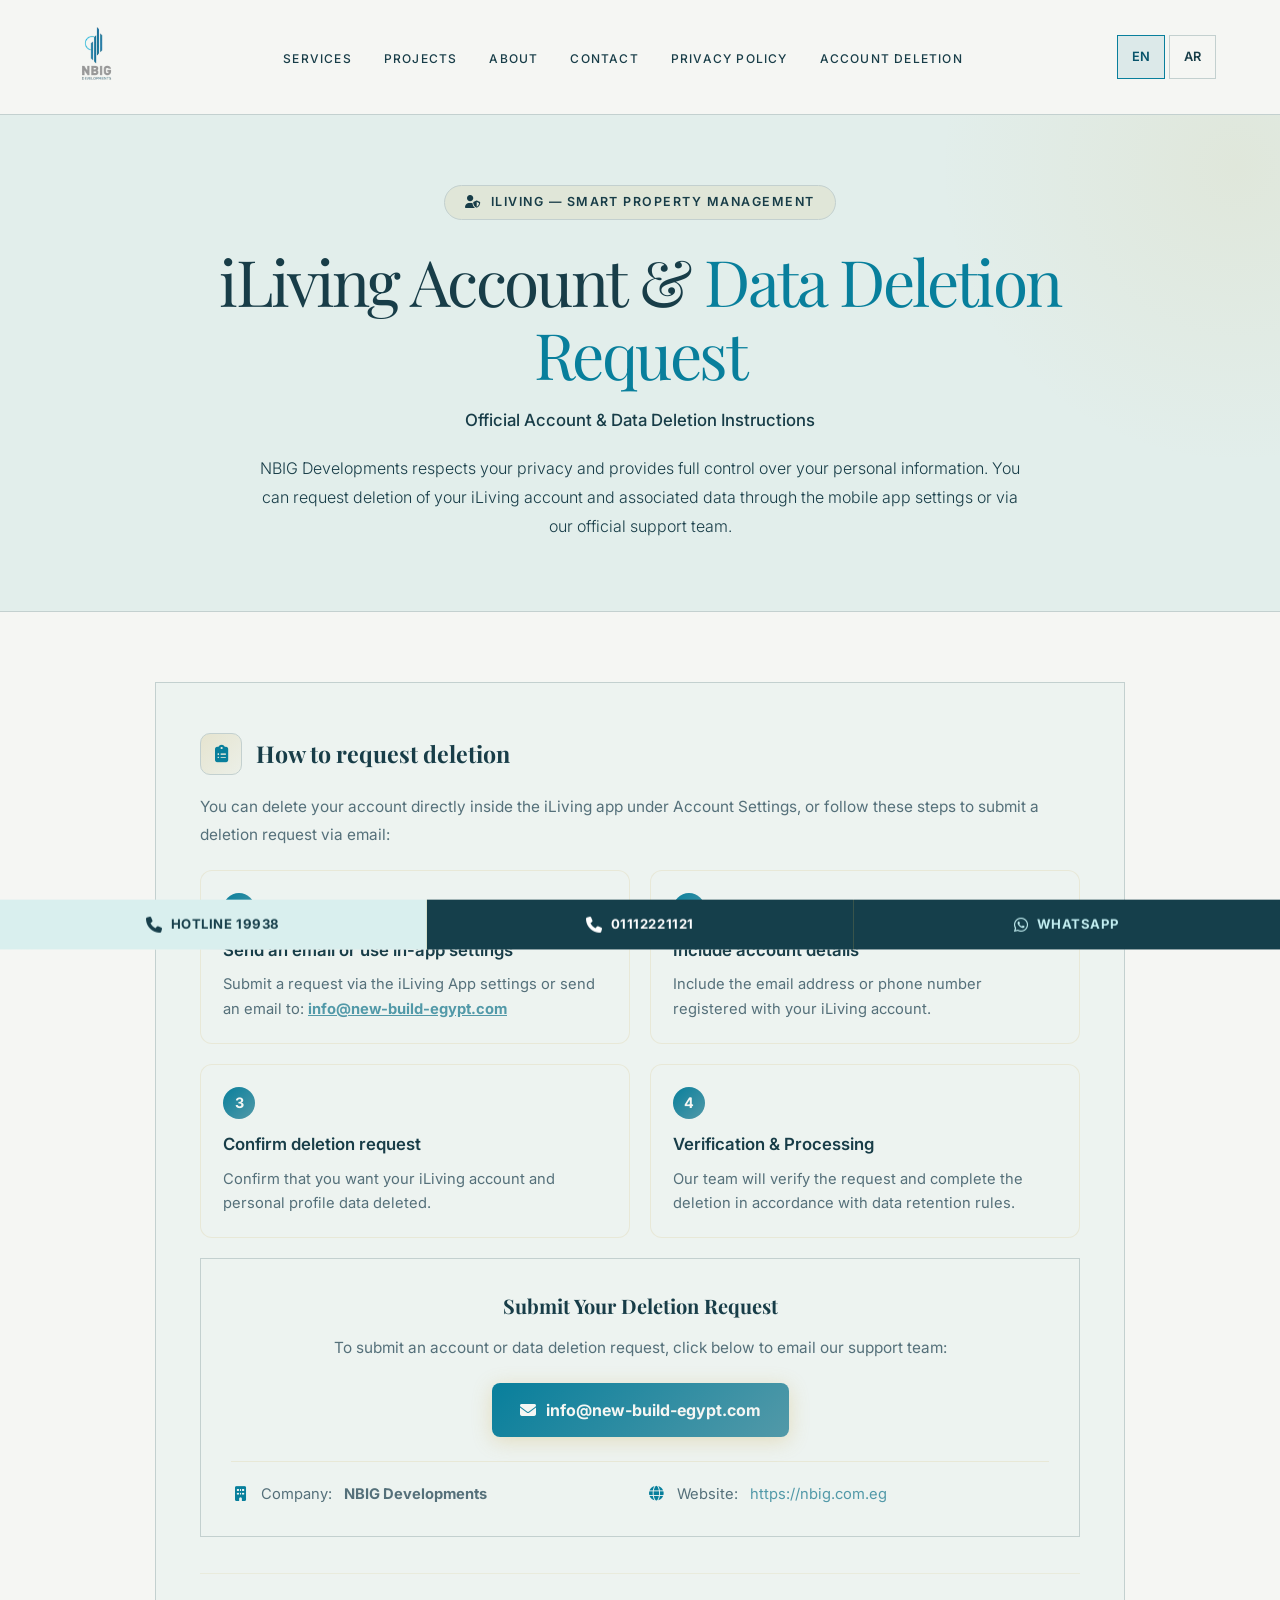
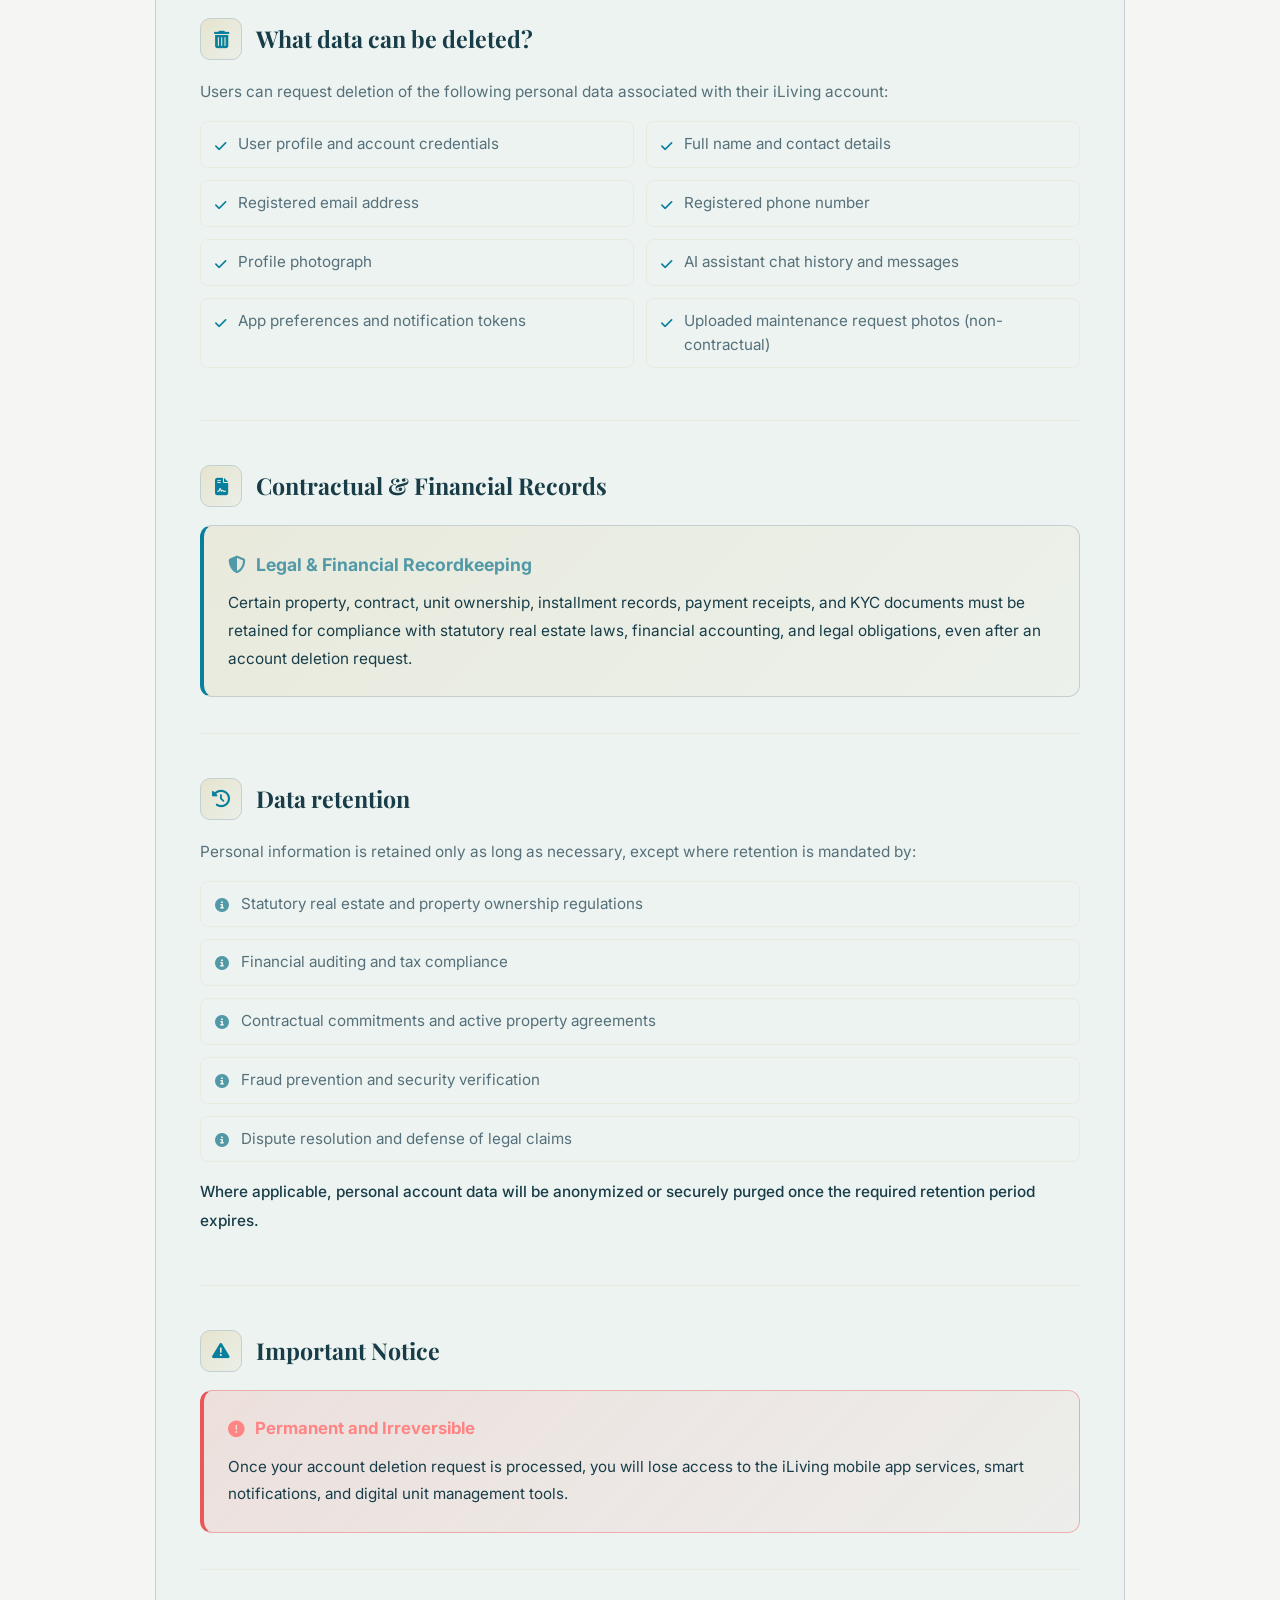
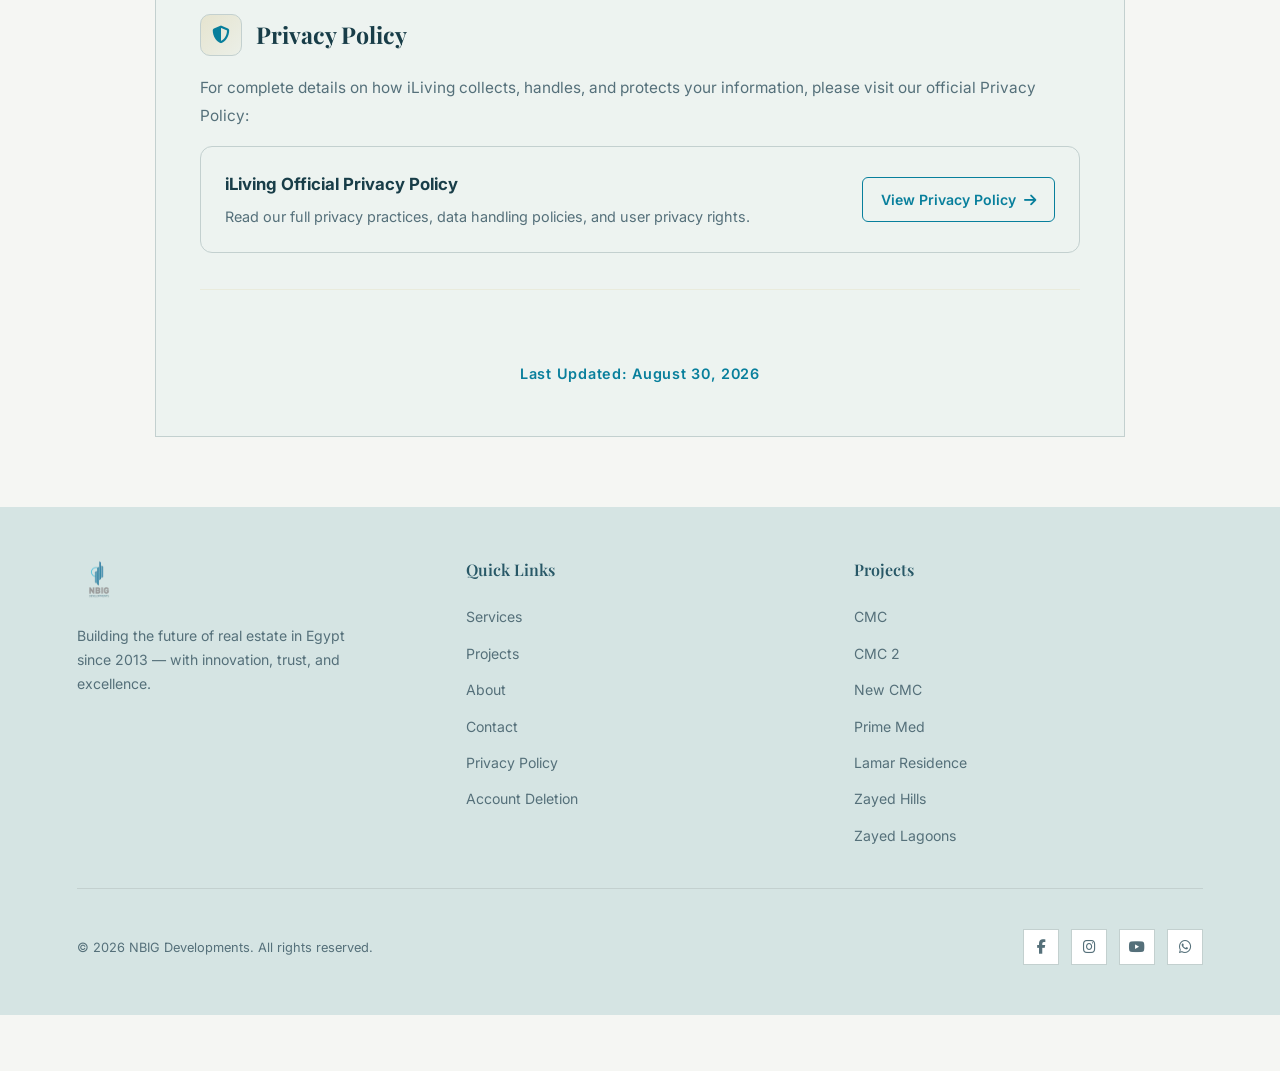
<file: account-deletion.html>
<!DOCTYPE html>

<html dir="ltr" lang="en">
<head>
<link href="https://nbig.com.eg/account-deletion" rel="canonical"/>
<meta charset="utf-8"/>
<meta content="width=device-width,initial-scale=1.0" name="viewport"/>
<title>iLiving Account &amp; Data Deletion Request | NBIG Developments</title>
<link href="images/logo.png" rel="icon"/>
<meta content="Request deletion of your iLiving account and personal property management data developed by NBIG Developments." name="description"/>
<meta content="iLiving, Account Deletion, Data Deletion, Delete Account, Property Data, Privacy, NBIG Developments, smart property app" name="keywords"/>
<meta content="index,follow" name="robots"/>
<!-- JSON-LD Structured Data Schema -->
<script type="application/ld+json">
  {
    "@context": "https://schema.org",
    "@graph": [
      {
        "@type": "WebPage",
        "@id": "https://nbig.com.eg/account-deletion#webpage",
        "url": "https://nbig.com.eg/account-deletion",
        "name": "iLiving Account & Data Deletion Request | NBIG Developments",
        "description": "Request deletion of your iLiving account and personal property management data developed by NBIG Developments.",
        "publisher": {
          "@type": "Organization",
          "name": "NBIG Developments",
          "url": "https://nbig.com.eg",
          "logo": "https://nbig.com.eg/images/logo.png"
        }
      }
    ]
  }
  </script>
<meta content="iLiving Account &amp; Data Deletion Request | NBIG Developments" property="og:title"/>
<meta content="Request deletion of your iLiving account and personal property management data developed by NBIG Developments." property="og:description"/>
<meta content="https://nbig.com.eg/images/logo.png" property="og:image"/>
<link href="https://fonts.googleapis.com" rel="preconnect"/>
<link crossorigin="" href="https://fonts.gstatic.com" rel="preconnect"/>
<link as="style" href="https://fonts.googleapis.com/css2?family=Playfair+Display:wght@400;700;900&amp;family=Inter:wght@300;400;500;600;700&amp;display=swap" onload="this.onload=null;this.rel='stylesheet'" rel="preload"/><noscript><link href="https://fonts.googleapis.com/css2?family=Playfair+Display:wght@400;700;900&amp;family=Inter:wght@300;400;500;600;700&amp;display=swap" rel="stylesheet"/></noscript>
<link as="style" href="https://cdnjs.cloudflare.com/ajax/libs/font-awesome/6.5.0/css/all.min.css" onload="this.onload=null;this.rel='stylesheet'" rel="preload"/><noscript><link href="https://cdnjs.cloudflare.com/ajax/libs/font-awesome/6.5.0/css/all.min.css" rel="stylesheet"/></noscript>
<style>
    :root{--gold:#c9a84c;--gold-light:#e8c96d;--dark:#080810;--dark2:#0f0f1e;--dark3:#16162a;--glass:rgba(255,255,255,0.04);--gb:rgba(201,168,76,0.2);--text:#f0ece0;--muted:rgba(240,236,224,0.65);--danger:rgba(235,87,87,0.15);--danger-border:rgba(235,87,87,0.4);--danger-text:#ff8585;}
    *{margin:0;padding:0;box-sizing:border-box;}
    html{scroll-behavior:smooth;}
    body{background:var(--dark);color:var(--text);font-family:'Inter',sans-serif;overflow-x:hidden;}
    #loader{position:fixed;inset:0;background:var(--dark);display:flex;align-items:center;justify-content:center;z-index:9999;transition:opacity .6s;}
    #loader.hidden{opacity:0;pointer-events:none;}
    .li{display:flex;flex-direction:column;align-items:center;gap:20px;}
    .ll{width:80px;animation:pulse 1.5s ease-in-out infinite;}
    .lr{width:50px;height:50px;border:3px solid rgba(201,168,76,.2);border-top-color:var(--gold);border-radius:50%;animation:spin 1s linear infinite;}
    @keyframes spin{to{transform:rotate(360deg);}}
    @keyframes pulse{0%,100%{transform:scale(1);}50%{transform:scale(1.08);}}
    @keyframes fadeUp{from{opacity:0;transform:translateY(30px);}to{opacity:1;transform:translateY(0);}}
    header{position:fixed;top:0;left:0;right:0;z-index:1000;padding:18px 40px;display:flex;align-items:center;justify-content:space-between;transition:background .4s;}
    header.scrolled{background:rgba(8,8,16,.92);backdrop-filter:blur(20px);border-bottom:1px solid var(--gb);}
    .logo img{height:50px;filter:brightness(0)invert(1);}
    nav ul{list-style:none;display:flex;gap:32px;}
    nav a{color:var(--muted);text-decoration:none;font-size:.9rem;font-weight:500;letter-spacing:.05em;transition:color .3s;text-transform:uppercase;}
    nav a:hover{color:var(--gold);}
    .lb{background:none;border:1px solid var(--gb);color:var(--muted);padding:6px 14px;border-radius:4px;cursor:pointer;font-size:.8rem;font-weight:600;transition:all .3s;}
    .lb.active,.lb:hover{background:var(--gold);color:var(--dark);border-color:var(--gold);}
    .ls{display:flex;gap:8px;}
    .mc{display:none;}
    .mt{display:none;flex-direction:column;gap:6px;background:none;border:none;cursor:pointer;padding:4px;}
    .mt span{display:block;width:26px;height:2px;background:var(--text);}
    
    .hero-banner{position:relative;padding:160px 40px 70px;background:linear-gradient(135deg,var(--dark2),var(--dark3));border-bottom:1px solid var(--gb);overflow:hidden;}
    .hero-banner::before{content:'';position:absolute;top:-50%;right:-20%;width:600px;height:600px;background:radial-gradient(circle,rgba(201,168,76,0.1) 0%,transparent 70%);pointer-events:none;}
    .hc{position:relative;z-index:2;max-width:900px;margin:0 auto;text-align:center;}
    .htag{display:inline-flex;align-items:center;gap:8px;background:rgba(201,168,76,.12);border:1px solid var(--gb);border-radius:40px;padding:6px 20px;font-size:.78rem;font-weight:600;letter-spacing:.12em;color:var(--gold);text-transform:uppercase;margin-bottom:24px;animation:fadeUp .8s ease both;}
    .hero-banner h1{font-family:'Playfair Display',serif;font-size:clamp(2.2rem,4.5vw,3.8rem);font-weight:900;line-height:1.15;margin-bottom:16px;animation:fadeUp .8s .15s ease both;}
    .hero-banner h1 span{color:var(--gold);}
    .hsub{font-size:1.05rem;font-weight:500;color:var(--gold-light);margin-bottom:20px;animation:fadeUp .8s .3s ease both;}
    .happ-notice{font-size:1rem;font-weight:300;color:var(--muted);line-height:1.8;max-width:780px;margin:0 auto;animation:fadeUp .8s .45s ease both;}

    section.policy-content{padding:70px 40px;max-width:1050px;margin:0 auto;}
    .policy-container{background:var(--glass);border:1px solid var(--gb);border-radius:16px;padding:50px 44px;backdrop-filter:blur(12px);box-shadow:0 20px 60px rgba(0,0,0,0.4);}
    .policy-section{margin-bottom:44px;padding-bottom:36px;border-bottom:1px solid rgba(201,168,76,0.12);}
    .policy-section:last-child{margin-bottom:0;padding-bottom:0;border-bottom:none;}
    .policy-sec-header{display:flex;align-items:center;gap:14px;margin-bottom:18px;}
    .policy-sec-icon{width:42px;height:42px;background:linear-gradient(135deg,rgba(201,168,76,.2),rgba(201,168,76,.05));border:1px solid var(--gb);border-radius:10px;display:flex;align-items:center;justify-content:center;color:var(--gold);font-size:1.1rem;flex-shrink:0;}
    .policy-section h2{font-family:'Playfair Display',serif;font-size:1.45rem;font-weight:700;color:var(--text);}
    .policy-section p{color:var(--muted);line-height:1.85;font-size:0.96rem;margin-bottom:14px;}
    
    /* Step Cards */
    .steps-grid{display:grid;grid-template-columns:1fr 1fr;gap:20px;margin-top:20px;margin-bottom:10px;}
    .step-card{background:rgba(255,255,255,0.02);border:1px solid rgba(201,168,76,0.15);border-radius:12px;padding:22px;position:relative;transition:transform .3s,border-color .3s,background .3s;}
    .step-card:hover{transform:translateY(-3px);border-color:var(--gold);background:rgba(201,168,76,0.04);}
    .step-num{display:inline-flex;align-items:center;justify-content:center;width:32px;height:32px;background:linear-gradient(135deg,var(--gold),var(--gold-light));color:var(--dark);border-radius:50%;font-weight:700;font-size:0.9rem;margin-bottom:12px;}
    .step-card h3{font-size:1.05rem;font-weight:600;color:var(--text);margin-bottom:8px;}
    .step-card p{color:var(--muted);font-size:0.92rem;line-height:1.65;margin-bottom:0;}

    /* Lists */
    .policy-list{list-style:none;display:grid;grid-template-columns:1fr 1fr;gap:12px;margin-top:14px;margin-bottom:16px;}
    .policy-list li{display:flex;align-items:flex-start;gap:12px;color:var(--muted);font-size:0.95rem;line-height:1.6;background:rgba(255,255,255,0.015);border:1px solid rgba(201,168,76,0.1);padding:10px 14px;border-radius:8px;}
    .policy-list li::before{content:'\f00c';font-family:'Font Awesome 6 Free';font-weight:900;color:var(--gold);font-size:0.82rem;margin-top:4px;flex-shrink:0;}
    .policy-list.single-col{grid-template-columns:1fr;}
    .policy-list.retained li::before{content:'\f05a';font-family:'Font Awesome 6 Free';font-weight:900;color:var(--gold-light);font-size:0.85rem;margin-top:3px;flex-shrink:0;}

    /* Highlight / Property Info Box */
    .highlight-box{background:linear-gradient(135deg,rgba(201,168,76,0.12),rgba(201,168,76,0.03));border:1px solid var(--gb);border-left:4px solid var(--gold);border-radius:12px;padding:24px;margin-top:16px;}
    .highlight-box h3{color:var(--gold-light);font-size:1.1rem;font-weight:700;margin-bottom:10px;display:flex;align-items:center;gap:10px;}
    .highlight-box p{color:var(--text);font-size:0.96rem;line-height:1.8;margin-bottom:0;}

    /* Callout & Danger Boxes */
    .warning-box{background:linear-gradient(135deg,rgba(235,87,87,0.12),rgba(235,87,87,0.03));border:1px solid var(--danger-border);border-left:4px solid #eb5757;border-radius:12px;padding:24px;margin-top:16px;}
    .warning-box h3{color:var(--danger-text);font-size:1.05rem;font-weight:700;margin-bottom:10px;display:flex;align-items:center;gap:10px;}
    .warning-box p{color:var(--text);font-size:0.95rem;line-height:1.8;margin-bottom:8px;}
    .warning-box p:last-child{margin-bottom:0;}

    .contact-card-box{background:linear-gradient(135deg,rgba(201,168,76,0.12),rgba(201,168,76,0.03));border:1px solid var(--gb);border-radius:14px;padding:30px;margin-top:20px;text-align:center;}
    .contact-card-box h3{font-family:'Playfair Display',serif;font-size:1.25rem;font-weight:700;color:var(--text);margin-bottom:12px;}
    .contact-card-box p{color:var(--muted);font-size:0.96rem;margin-bottom:20px;}
    .contact-email-btn{display:inline-flex;align-items:center;gap:10px;background:linear-gradient(135deg,var(--gold),var(--gold-light));color:var(--dark);padding:14px 28px;border-radius:8px;font-weight:700;font-size:1rem;text-decoration:none;transition:transform .3s,box-shadow .3s;box-shadow:0 4px 20px rgba(201,168,76,0.3);}
    .contact-email-btn:hover{transform:translateY(-2px);box-shadow:0 6px 25px rgba(201,168,76,0.45);color:var(--dark);}
    .contact-details-grid{display:grid;grid-template-columns:1fr 1fr;gap:14px;margin-top:24px;text-align:left;padding-top:20px;border-top:1px solid rgba(201,168,76,0.15);}
    .contact-info-row{display:flex;align-items:center;gap:12px;color:var(--muted);font-size:0.92rem;}
    .contact-info-row i{color:var(--gold);width:18px;text-align:center;}
    .contact-info-row a{color:var(--gold-light);text-decoration:none;transition:color 0.25s;}
    .contact-info-row a:hover{color:var(--gold);text-decoration:underline;}

    .privacy-link-card{background:rgba(255,255,255,0.02);border:1px solid var(--gb);border-radius:12px;padding:24px;margin-top:16px;display:flex;align-items:center;justify-content:space-between;gap:20px;}
    .privacy-link-card .plc-text{flex:1;}
    .privacy-link-card h3{font-size:1.05rem;color:var(--text);margin-bottom:6px;}
    .privacy-link-card p{color:var(--muted);font-size:0.9rem;margin-bottom:0;line-height:1.6;}
    .privacy-link-btn{display:inline-flex;align-items:center;gap:8px;border:1px solid var(--gold);color:var(--gold);background:transparent;padding:10px 18px;border-radius:6px;font-size:0.88rem;font-weight:600;text-decoration:none;transition:all .3s;white-space:nowrap;}
    .privacy-link-btn:hover{background:var(--gold);color:var(--dark);}

    .last-updated-bar{text-align:center;padding:28px 0 0;font-size:0.9rem;color:var(--gold);font-weight:600;letter-spacing:0.05em;}

    .ss{position:fixed;left:0;top:50%;transform:translateY(-50%);display:flex;flex-direction:column;z-index:900;border-radius:0 10px 10px 0;overflow:hidden;box-shadow:2px 0 20px rgba(0,0,0,.3);}
    .ss a{background:rgba(8,8,16,.9);backdrop-filter:blur(10px);border-bottom:1px solid var(--gb);color:var(--muted);padding:15px 14px;font-size:1.05rem;text-decoration:none;display:flex;align-items:center;justify-content:center;transition:all .3s;}
    .ss a:last-child{border-bottom:none;}
    .ss a:hover{background:var(--gold);color:var(--dark);}

    footer{background:var(--dark2);border-top:1px solid var(--gb);padding:48px 80px 28px;}
    .footer-top{display:grid;grid-template-columns:1fr 1fr 1fr;gap:40px;margin-bottom:40px;padding-bottom:40px;border-bottom:1px solid var(--gb);}
    .footer-brand img{height:44px;margin-bottom:16px;filter:brightness(0)invert(1);}
    .footer-brand p{color:var(--muted);font-size:.88rem;line-height:1.7;max-width:280px;}
    .footer-col h4{font-family:'Playfair Display',serif;font-size:1rem;font-weight:600;margin-bottom:20px;color:var(--gold);}
    .footer-col ul{list-style:none;display:flex;flex-direction:column;gap:10px;}
    .footer-col ul a{color:var(--muted);text-decoration:none;font-size:.88rem;transition:color .3s;}
    .footer-col ul a:hover{color:var(--gold);}
    .footer-col p{color:var(--muted);font-size:.88rem;line-height:1.8;}
    .footer-bottom{display:flex;align-items:center;justify-content:space-between;font-size:.8rem;color:var(--muted);}
    .footer-social{display:flex;gap:12px;}
    .footer-social a{width:36px;height:36px;background:var(--glass);border:1px solid var(--gb);border-radius:50%;display:flex;align-items:center;justify-content:center;color:var(--muted);text-decoration:none;font-size:.9rem;transition:all .3s;}
    .footer-social a:hover{background:var(--gold);color:var(--dark);border-color:var(--gold);}

    .float-bar {position: fixed; bottom: 0; left: 0; right: 0; z-index: 950; display: flex; align-items: stretch; background: rgba(8,8,16,.97); border-top: 1px solid rgba(201,168,76,0.2); backdrop-filter: blur(20px); -webkit-backdrop-filter: blur(20px); box-shadow: 0 -4px 30px rgba(0,0,0,.5); transform: translateY(100%); transition: transform .4s cubic-bezier(.4,0,.2,1);}
    .float-bar.visible { transform: translateY(0); }
    .float-bar a { flex: 1; display: flex; align-items: center; justify-content: center; gap: 8px; padding: 14px 10px; text-decoration: none; font-size: .82rem; font-weight: 700; letter-spacing: .04em; text-transform: uppercase; transition: background .25s, color .25s; border-right: 1px solid rgba(201,168,76,0.2); }
    .float-bar a:last-child { border-right: none; }
    .float-bar .fb-hotline { background: linear-gradient(135deg,#c9a84c,#e8c96d); color: #080810; }
    .float-bar .fb-hotline:hover { filter: brightness(1.1); }
    .float-bar .fb-call { color: #e8c96d; }
    .float-bar .fb-call:hover { background: rgba(201,168,76,.12); color: #c9a84c; }
    .float-bar .fb-wa { color: #25d366; }
    .float-bar .fb-wa:hover { background: rgba(37,211,102,.1); }
    .float-bar i { font-size: 1rem; }

    @media(max-width:900px){
      header{padding:16px 24px;}
      header.scrolled{backdrop-filter:none;-webkit-backdrop-filter:none;}
      nav ul{display:none;position:fixed;top:0;left:0;right:0;bottom:0;background:rgba(8,8,16,.98);flex-direction:column;align-items:center;justify-content:center;gap:36px;}
      nav ul.open{display:flex;}
      .mt{display:flex;}
      .mc{display:none;position:absolute;top:20px;right:24px;background:none;border:none;color:var(--text);font-size:1.6rem;cursor:pointer;padding:8px;line-height:1;z-index:1001;transition:color .3s;}
      .mc:hover{color:var(--gold);}
      nav ul.open .mc{display:block;}
      .hero-banner{padding:130px 24px 50px;}
      section.policy-content{padding:40px 20px;}
      .policy-container{padding:30px 20px;}
      .steps-grid{grid-template-columns:1fr;}
      .policy-list{grid-template-columns:1fr;}
      .contact-details-grid{grid-template-columns:1fr;}
      .privacy-link-card{flex-direction:column;align-items:flex-start;}
      .footer-top{grid-template-columns:1fr;}
      .footer-bottom{flex-direction:column;gap:16px;text-align:center;}
      .ss{display:none;}
      footer{padding:36px 24px 24px;}
    }
    @media(max-width:580px){
      .float-bar a { font-size: .72rem; padding: 12px 6px; gap: 5px; }
      .float-bar i { font-size: .9rem; }
    }
    [dir="rtl"] .policy-sec-header{flex-direction:row-reverse;text-align:right;}
    [dir="rtl"] .highlight-box{border-left:1px solid var(--gb);border-right:4px solid var(--gold);text-align:right;}
    [dir="rtl"] .highlight-box h3{flex-direction:row-reverse;}
    [dir="rtl"] .warning-box{border-left:1px solid var(--danger-border);border-right:4px solid #eb5757;text-align:right;}
    [dir="rtl"] .warning-box h3{flex-direction:row-reverse;}
    [dir="rtl"] .contact-info-row{flex-direction:row-reverse;}
    [dir="rtl"] .contact-details-grid{text-align:right;}
    [dir="rtl"] .privacy-link-card{text-align:right;}
    [dir="rtl"] .step-card{text-align:right;}
    [dir="rtl"] .policy-list li{flex-direction:row-reverse;}
    [dir="rtl"] .policy-section{text-align:right;}
  </style>
<link href="css/editorial.css" rel="stylesheet"/>
<script defer="" src="js/site-quality.js"></script>
</head>
<body class="nbig-complete">
<a class="skip-link" href="#main-content">Skip to content</a>
<!-- LOADER -->
<div id="loader">
<div class="li"><img alt="NBIG" class="ll" height="80" src="images/logo.webp" width="80"/>
<div class="lr"></div>
</div>
</div>
<!-- SOCIAL SIDEBAR -->
<div class="ss">
<a aria-label="Facebook Profile" href="https://www.facebook.com/nbigdevelopments" rel="noopener" target="_blank"><i class="fab fa-facebook-f"></i></a>
<a aria-label="Instagram Profile" href="https://www.instagram.com/nbigdevelopments/" rel="noopener" target="_blank"><i class="fab fa-instagram"></i></a>
<a aria-label="YouTube Channel" href="https://www.youtube.com/@nbigdevelopments6485" rel="noopener" target="_blank"><i class="fab fa-youtube"></i></a>
<a aria-label="WhatsApp Contact" href="https://wa.me/201112221121" rel="noopener" target="_blank"><i class="fab fa-whatsapp"></i></a>
<a aria-label="Call Helpline" href="tel:19938"><i class="fas fa-phone"></i></a>
</div>
<!-- HEADER -->
<header id="header">
<div class="logo"><a href="index.html"><img alt="NBIG Developments" class="header-logo" height="50" src="images/logo.webp" width="50"/></a></div>
<nav><button aria-label="Open navigation menu" class="mt" id="mt"><span></span><span></span><span></span></button>
<ul id="nm">
<button aria-label="Close menu" class="mc" id="mc"><i class="fas fa-times"></i></button>
<li><a data-t="ns" href="https://nbig.com.eg/#services">Services</a></li>
<li><a data-t="np" href="https://nbig.com.eg/#portfolio">Projects</a></li>
<li><a data-t="na" href="https://nbig.com.eg/#about">About</a></li>
<li><a data-t="nc" href="index.html#contact">Contact</a></li>
<li><a data-t="pp_link" href="privacy-policy.html">Privacy Policy</a></li>
<li><a data-t="del_link" href="account-deletion.html">Account Deletion</a></li>
</ul>
</nav>
<div class="ls"><button class="lb active" id="ben">EN</button><button class="lb" id="bar">AR</button></div>
</header>
<!-- HERO BANNER -->
<div class="hero-banner" id="main-content" tabindex="-1">
<div class="hc">
<div class="htag"><i class="fas fa-user-shield"></i> <span data-t="htag">iLiving — Smart Property Management</span></div>
<h1 data-t="title">iLiving Account &amp; <span>Data Deletion Request</span></h1>
<div class="hsub" data-t="subtitle">Official Account &amp; Data Deletion Instructions</div>
<p class="happ-notice" data-t="intro">NBIG Developments respects your privacy and provides full control over your personal information. You can request deletion of your iLiving account and associated data through the mobile app settings or via our official support team.</p>
</div>
</div>
<!-- MAIN CONTENT -->
<section class="policy-content">
<div class="policy-container">
<!-- Section 1: How to request deletion -->
<div class="policy-section">
<div class="policy-sec-header">
<div class="policy-sec-icon"><i class="fas fa-clipboard-list"></i></div>
<h2 data-t="s1_title">How to request deletion</h2>
</div>
<p data-t="s1_desc">You can delete your account directly inside the iLiving app under Account Settings, or follow these steps to submit a deletion request via email:</p>
<div class="steps-grid">
<div class="step-card">
<div class="step-num">1</div>
<h3 data-t="step1_h">Send an email or use in-app settings</h3>
<p data-t="step1_p">Submit a request via the iLiving App settings or send an email to: <strong style="color:var(--gold-light);"><a href="mailto:info@new-build-egypt.com" style="color:var(--gold-light);text-decoration:underline;">info@new-build-egypt.com</a></strong></p>
</div>
<div class="step-card">
<div class="step-num">2</div>
<h3 data-t="step2_h">Include account details</h3>
<p data-t="step2_p">Include the email address or phone number registered with your iLiving account.</p>
</div>
<div class="step-card">
<div class="step-num">3</div>
<h3 data-t="step3_h">Confirm deletion request</h3>
<p data-t="step3_p">Confirm that you want your iLiving account and personal profile data deleted.</p>
</div>
<div class="step-card">
<div class="step-num">4</div>
<h3 data-t="step4_h">Verification &amp; Processing</h3>
<p data-t="step4_p">Our team will verify the request and complete the deletion in accordance with data retention rules.</p>
</div>
</div>
<!-- Direct Email Action Box -->
<div class="contact-card-box">
<h3 data-t="direct_req_h">Submit Your Deletion Request</h3>
<p data-t="direct_req_p">To submit an account or data deletion request, click below to email our support team:</p>
<a class="contact-email-btn" href="mailto:info@new-build-egypt.com?subject=iLiving%20Account%20%26%20Data%20Deletion%20Request&amp;body=Hello%20NBIG%20Support%20Team%2C%0A%0AI%20would%20like%20to%20request%20the%20permanent%20deletion%20of%20my%20iLiving%20account%20and%20associated%20personal%20data.%0A%0ARegistered%20Email%20%2F%20Phone%3A%20%5BInsert%20your%20registered%20email%20or%20phone%20number%20here%5D%0AAccount%20Holder%20Name%3A%20%5BInsert%20your%20full%20name%5D%0A%0AI%20confirm%20that%20I%20want%20my%20iLiving%20account%20and%20associated%20personal%20data%20permanently%20deleted.%0A%0AThank%20you." id="contactEmailBtn">
<i class="fas fa-envelope"></i> <span data-t="email_btn_text">info@new-build-egypt.com</span>
</a>
<div class="contact-details-grid">
<div class="contact-info-row">
<i class="fas fa-building"></i>
<span data-t="company_lbl">Company:</span> <strong data-t="company_val">NBIG Developments</strong>
</div>
<div class="contact-info-row">
<i class="fas fa-globe"></i>
<span data-t="website_lbl">Website:</span> <a href="https://nbig.com.eg" rel="noopener" target="_blank">https://nbig.com.eg</a>
</div>
</div>
</div>
</div>
<!-- Section 2: What data can be deleted? -->
<div class="policy-section">
<div class="policy-sec-header">
<div class="policy-sec-icon"><i class="fas fa-trash-alt"></i></div>
<h2 data-t="s2_title">What data can be deleted?</h2>
</div>
<p data-t="s2_desc">Users can request deletion of the following personal data associated with their iLiving account:</p>
<ul class="policy-list">
<li data-t="s2_item1">User profile and account credentials</li>
<li data-t="s2_item2">Full name and contact details</li>
<li data-t="s2_item3">Registered email address</li>
<li data-t="s2_item4">Registered phone number</li>
<li data-t="s2_item5">Profile photograph</li>
<li data-t="s2_item6">AI assistant chat history and messages</li>
<li data-t="s2_item7">App preferences and notification tokens</li>
<li data-t="s2_item8">Uploaded maintenance request photos (non-contractual)</li>
</ul>
</div>
<!-- Section 3: Property & Contractual Information -->
<div class="policy-section">
<div class="policy-sec-header">
<div class="policy-sec-icon"><i class="fas fa-file-contract"></i></div>
<h2 data-t="s3_title">Contractual &amp; Financial Records</h2>
</div>
<div class="highlight-box">
<h3 data-t="s3_box_h"><i class="fas fa-shield-halved"></i> Legal &amp; Financial Recordkeeping</h3>
<p data-t="s3_statement">Certain property, contract, unit ownership, installment records, payment receipts, and KYC documents must be retained for compliance with statutory real estate laws, financial accounting, and legal obligations, even after an account deletion request.</p>
</div>
</div>
<!-- Section 4: Data retention -->
<div class="policy-section">
<div class="policy-sec-header">
<div class="policy-sec-icon"><i class="fas fa-clock-rotate-left"></i></div>
<h2 data-t="s4_title">Data retention</h2>
</div>
<p data-t="s4_desc">Personal information is retained only as long as necessary, except where retention is mandated by:</p>
<ul class="policy-list single-col retained">
<li data-t="s4_item1">Statutory real estate and property ownership regulations</li>
<li data-t="s4_item2">Financial auditing and tax compliance</li>
<li data-t="s4_item3">Contractual commitments and active property agreements</li>
<li data-t="s4_item4">Fraud prevention and security verification</li>
<li data-t="s4_item5">Dispute resolution and defense of legal claims</li>
</ul>
<p data-t="s4_footer" style="margin-top:14px;color:var(--text);font-weight:500;">Where applicable, personal account data will be anonymized or securely purged once the required retention period expires.</p>
</div>
<!-- Section 5: Important -->
<div class="policy-section">
<div class="policy-sec-header">
<div class="policy-sec-icon"><i class="fas fa-exclamation-triangle"></i></div>
<h2 data-t="s5_title">Important Notice</h2>
</div>
<div class="warning-box">
<h3 data-t="s5_box_h"><i class="fas fa-exclamation-circle"></i> Permanent and Irreversible</h3>
<p data-t="s5_statement">Once your account deletion request is processed, you will lose access to the iLiving mobile app services, smart notifications, and digital unit management tools.</p>
</div>
</div>
<!-- Section 6: Privacy Policy Link -->
<div class="policy-section">
<div class="policy-sec-header">
<div class="policy-sec-icon"><i class="fas fa-shield-alt"></i></div>
<h2 data-t="s6_title">Privacy Policy</h2>
</div>
<p data-t="s6_desc">For complete details on how iLiving collects, handles, and protects your information, please visit our official Privacy Policy:</p>
<div class="privacy-link-card">
<div class="plc-text">
<h3 data-t="plc_h">iLiving Official Privacy Policy</h3>
<p data-t="plc_p">Read our full privacy practices, data handling policies, and user privacy rights.</p>
</div>
<a class="privacy-link-btn" href="privacy-policy.html" id="privacyPolicyBtn">
<span data-t="plc_btn">View Privacy Policy</span> <i class="fas fa-arrow-right"></i>
</a>
</div>
</div>
<!-- Bottom updated tag -->
<div class="last-updated-bar" data-t="last_updated">
        Last Updated: August 30, 2026
      </div>
</div>
</section>
<!-- FOOTER -->
<footer style="margin-bottom:56px;">
<div class="footer-top">
<div class="footer-brand">
<img alt="NBIG Developments" decoding="async" height="44" loading="lazy" src="images/logo.webp" width="44"/>
<p data-t="fd">Building the future of real estate in Egypt since 2013 — with innovation, trust, and excellence.</p>
</div>
<div class="footer-col">
<h4 data-t="fl">Quick Links</h4>
<ul>
<li><a data-t="ns" href="https://nbig.com.eg/#services">Services</a></li>
<li><a data-t="np" href="https://nbig.com.eg/#portfolio">Projects</a></li>
<li><a data-t="na" href="https://nbig.com.eg/#about">About</a></li>
<li><a data-t="nc" href="index.html#contact">Contact</a></li>
<li><a data-t="pp_link" href="privacy-policy.html">Privacy Policy</a></li>
<li><a data-t="del_link" href="account-deletion.html">Account Deletion</a></li>
</ul>
</div>
<div class="footer-col">
<h4 data-t="fpro">Projects</h4>
<ul>
<li><a href="cmc.html">CMC</a></li>
<li><a href="cmc-2.html">CMC 2</a></li>
<li><a href="new-cmc.html">New CMC</a></li>
<li><a href="prime.html">Prime Med</a></li>
<li><a href="lamar-residence.html">Lamar Residence</a></li>
<li><a href="zayed-hills.html">Zayed Hills</a></li>
<li><a href="zayed-lagoons.html">Zayed Lagoons</a></li>
</ul>
</div>
</div>
<div class="footer-bottom">
<div>© 2026 NBIG Developments. <span data-t="rg">All rights reserved.</span></div>
<div class="footer-social">
<a aria-label="Facebook Profile" href="https://www.facebook.com/nbigdevelopments" rel="noopener" target="_blank"><i class="fab fa-facebook-f"></i></a>
<a aria-label="Instagram Profile" href="https://www.instagram.com/nbigdevelopments/" rel="noopener" target="_blank"><i class="fab fa-instagram"></i></a>
<a aria-label="YouTube Channel" href="https://www.youtube.com/@nbigdevelopments6485" rel="noopener" target="_blank"><i class="fab fa-youtube"></i></a>
<a aria-label="WhatsApp Contact" href="https://wa.me/201112221121" rel="noopener" target="_blank"><i class="fab fa-whatsapp"></i></a>
</div>
</div>
</footer>
<!-- FLOATING BOTTOM BAR -->
<div aria-label="Quick contact" class="float-bar" id="floatBar" role="navigation">
<a class="fb-hotline" href="tel:19938" id="fb-hotline-btn">
<i aria-hidden="true" class="fas fa-phone"></i>
<span>Hotline 19938</span>
</a>
<a class="fb-call" href="tel:+201112221121" id="fb-call-btn">
<i aria-hidden="true" class="fas fa-phone"></i>
<span>01112221121</span>
</a>
<a class="fb-wa" href="https://wa.me/201112221121" id="fb-wa-btn" rel="noopener noreferrer" target="_blank">
<i aria-hidden="true" class="fab fa-whatsapp"></i>
<span>WhatsApp</span>
</a>
</div>
<script>
    const hideLoader = () => { const l = document.getElementById('loader'); if (l) l.classList.add('hidden'); };
    window.addEventListener('load', () => setTimeout(hideLoader, 300));
    setTimeout(hideLoader, 4000);

    window.addEventListener('scroll', () => { 
      const h = document.getElementById('header');
      if (h) h.classList.toggle('scrolled', window.scrollY > 60); 
    });

    const mt = document.getElementById('mt');
    const nm = document.getElementById('nm');
    const mc = document.getElementById('mc');
    if (mt && nm) mt.onclick = () => nm.classList.toggle('open');
    if (mc && nm) mc.onclick = () => nm.classList.remove('open');
    document.querySelectorAll('#nm a').forEach(a => a.addEventListener('click', () => nm && nm.classList.remove('open')));

    const floatBar = document.getElementById('floatBar');
    if (floatBar) {
      const showBar = () => {
        floatBar.classList.toggle('visible', window.scrollY > 100);
      };
      window.addEventListener('scroll', showBar, { passive: true });
      showBar();
    }

    const T = {
      en: {
        ns: 'Services', np: 'Projects', na: 'About', nc: 'Contact', pp_link: 'Privacy Policy', del_link: 'Account Deletion',
        htag: 'iLiving — Smart Property Management',
        title: 'iLiving Account &amp; <span>Data Deletion Request</span>',
        subtitle: 'Official Account &amp; Data Deletion Instructions',
        intro: 'NBIG Developments respects your privacy and provides full control over your personal information. You can request deletion of your iLiving account and associated data through the mobile app settings or via our official support team.',
        s1_title: 'How to request deletion',
        s1_desc: 'You can delete your account directly inside the iLiving app under Account Settings, or follow these steps to submit a deletion request via email:',
        step1_h: 'Send an email or use in-app settings',
        step1_p: 'Submit a request via the iLiving App settings or send an email to: <strong style="color:var(--gold-light);"><a href="mailto:info@new-build-egypt.com" style="color:var(--gold-light);text-decoration:underline;">info@new-build-egypt.com</a></strong>',
        step2_h: 'Include account details',
        step2_p: 'Include the email address or phone number registered with your iLiving account.',
        step3_h: 'Confirm deletion request',
        step3_p: 'Confirm that you want your iLiving account and personal profile data deleted.',
        step4_h: 'Verification &amp; Processing',
        step4_p: 'Our team will verify the request and complete the deletion in accordance with data retention rules.',
        direct_req_h: 'Submit Your Deletion Request',
        direct_req_p: 'To submit an account or data deletion request, click below to email our support team:',
        email_btn_text: 'info@new-build-egypt.com',
        company_lbl: 'Company:',
        company_val: 'NBIG Developments',
        website_lbl: 'Website:',
        s2_title: 'What data can be deleted?',
        s2_desc: 'Users can request deletion of the following personal data associated with their iLiving account:',
        s2_item1: 'User profile and account credentials',
        s2_item2: 'Full name and contact details',
        s2_item3: 'Registered email address',
        s2_item4: 'Registered phone number',
        s2_item5: 'Profile photograph',
        s2_item6: 'AI assistant chat history and messages',
        s2_item7: 'App preferences and notification tokens',
        s2_item8: 'Uploaded maintenance request photos (non-contractual)',
        s3_title: 'Contractual &amp; Financial Records',
        s3_box_h: '<i class="fas fa-shield-halved"></i> Legal &amp; Financial Recordkeeping',
        s3_statement: 'Certain property, contract, unit ownership, installment records, payment receipts, and KYC documents must be retained for compliance with statutory real estate laws, financial accounting, and legal obligations, even after an account deletion request.',
        s4_title: 'Data retention',
        s4_desc: 'Personal information is retained only as long as necessary, except where retention is mandated by:',
        s4_item1: 'Statutory real estate and property ownership regulations',
        s4_item2: 'Financial auditing and tax compliance',
        s4_item3: 'Contractual commitments and active property agreements',
        s4_item4: 'Fraud prevention and security verification',
        s4_item5: 'Dispute resolution and defense of legal claims',
        s4_footer: 'Where applicable, personal account data will be anonymized or securely purged once the required retention period expires.',
        s5_title: 'Important Notice',
        s5_box_h: '<i class="fas fa-exclamation-circle"></i> Permanent and Irreversible',
        s5_statement: 'Once your account deletion request is processed, you will lose access to the iLiving mobile app services, smart notifications, and digital unit management tools.',
        s6_title: 'Privacy Policy',
        s6_desc: 'For complete details on how iLiving collects, handles, and protects your information, please visit our official Privacy Policy:',
        plc_h: 'iLiving Official Privacy Policy',
        plc_p: 'Read our full privacy practices, data handling policies, and user privacy rights.',
        plc_btn: 'View Privacy Policy',
        last_updated: 'Last Updated: August 30, 2026',
        fd: 'Building the future of real estate in Egypt since 2013 — with innovation, trust, and excellence.',
        fl: 'Quick Links', fpro: 'Projects', rg: 'All rights reserved.'
      },
      ar: {
        ns: 'الخدمات', np: 'المشاريع', na: 'عن الشركة', nc: 'اتصل بنا', pp_link: 'سياسة الخصوصية', del_link: 'حذف الحساب والبيانات',
        htag: 'تطبيق iLiving — الإدارة الذكية للعقارات',
        title: 'طلب حذف حساب وبيانات <span>iLiving</span>',
        subtitle: 'تعليمات وإجراءات الحذف الرسمي للحساب والبيانات',
        intro: 'تحترم شركة NBIG للتطوير العقاري خصوصيتك وتمنحك التحكم الكامل في معلوماتك الشخصية. يمكنك طلب حذف حسابك وبياناتك المرتبطة عبر إعدادات التطبيق أو من خلال فريق الدعم الرسمي.',
        s1_title: 'كيفية تقديم طلب حذف الحساب والبيانات',
        s1_desc: 'يمكنك حذف حسابك مباشرة من داخل تطبيق iLiving عبر إعدادات الحساب، أو اتباع الخطوات التالية لإرسال طلب عبر البريد الإلكتروني:',
        step1_h: 'استخدام إعدادات التطبيق أو مراسلتنا',
        step1_p: 'قدم طلباً عبر إعدادات التطبيق أو أرسل بريداً إلكترونياً إلى: <strong style="color:var(--gold-light);"><a href="mailto:info@new-build-egypt.com" style="color:var(--gold-light);text-decoration:underline;">info@new-build-egypt.com</a></strong>',
        step2_h: 'إرفاق بيانات الحساب',
        step2_p: 'قم بتضمين البريد الإلكتروني أو رقم الهاتف المسجل في حسابك على تطبيق iLiving.',
        step3_h: 'تأكيد رغبة الحذف',
        step3_p: 'أكد رغبتك في حذف حسابك على iLiving وبياناتك الشخصية.',
        step4_h: 'التحقق وتنفيذ الحذف',
        step4_p: 'سيقوم فريقنا بالتحقق من الطلب وتنفيذ الحذف وفقاً لضوابط الاحتفاظ بالبيانات القانونية.',
        direct_req_h: 'تقديم طلب الحذف المباشر',
        direct_req_p: 'لتقديم طلب حذف حسابك على iLiving، انقر أدناه لمراسلة فريق الدعم:',
        email_btn_text: 'info@new-build-egypt.com',
        company_lbl: 'الشركة المطورة:',
        company_val: 'شركة NBIG للتطوير العقاري (NBIG Developments)',
        website_lbl: 'الموقع الإلكتروني:',
        s2_title: 'ما هي البيانات التي يمكن حذفها؟',
        s2_desc: 'يمكن للمستخدمين طلب حذف البيانات الشخصية التالية المرتبطة بحسابهم على iLiving:',
        s2_item1: 'الملف الشخصي وبيانات تسجيل الدخول',
        s2_item2: 'الاسم الكامل وتفاصيل الاتصال',
        s2_item3: 'عنوان البريد الإلكتروني المسجل',
        s2_item4: 'رقم الهاتف المسجل',
        s2_item5: 'صورة الملف الشخصي',
        s2_item6: 'محادثات ورسائل المساعد الذكي',
        s2_item7: 'تفضيلات التطبيق ورموز الإشعارات',
        s2_item8: 'صور طلبات الصيانة المحملة (غير التعاقدية)',
        s3_title: 'السجلات التعاقدية والمالية',
        s3_box_h: '<i class="fas fa-shield-halved"></i> حفظ السجلات القانونية والمالية',
        s3_statement: 'يجب الاحتفاظ ببعض السجلات العقارية والتعاقدية، وملكية الوحدات، وسجلات الأقساط، وإيصالات الدفع، ومستندات "اعرف عميلك" (KYC) للامتثال للقوانين العقارية المعمول بها والتدقيق المالي والالتزامات القانونية، حتى بعد تقديم طلب حذف الحساب.',
        s4_title: 'الاحتفاظ بالبيانات',
        s4_desc: 'يتم الاحتفاظ بالمعلومات الشخصية فقط للمدة اللازمة، ما لم يكن الاحتفاظ إلزامياً بموجب:',
        s4_item1: 'القوانين العقارية المنظمة لملكية وتسجيل العقارات',
        s4_item2: 'التدقيق المالي والامتثال الضريبي',
        s4_item3: 'الالتزامات التعاقدية وعقود الوحدات السارية',
        s4_item4: 'منع الاحتيال والتحقق الأمني',
        s4_item5: 'تسوية النزاعات والدفاع عن الحقوق القانونية',
        s4_footer: 'عند الاقتضاء، سيتم إخفاء هوية بيانات الحساب الشخصي أو حذفها بأمان بمجرد انتهاء فترة الاحتفاظ المطلوبة.',
        s5_title: 'تنبيه هام',
        s5_box_h: '<i class="fas fa-exclamation-circle"></i> إجراء دائم ونهائي',
        s5_statement: 'بمجرد معالجة طلب حذف الحساب، ستفقد إمكانية الوصول إلى خدمات تطبيق iLiving والإشعارات الذكية وأدوات إدارة الوحدات الرقمية.',
        s6_title: 'سياسة الخصوصية',
        s6_desc: 'للحصول على تفاصيل كاملة حول كيفية جمع تطبيق iLiving لبياناتك وحمايتها، يرجى زيارة سياسة الخصوصية الرسمية:',
        plc_h: 'سياسة الخصوصية الرسمية لتطبيق iLiving',
        plc_p: 'اطلع على ممارسات الخصوصية الكاملة، وضوابط معالجة البيانات، وحقوق الخصوصية الخاصة بك.',
        plc_btn: 'عرض سياسة الخصوصية',
        last_updated: 'آخر تحديث: 30 أغسطس 2026',
        fd: 'نبني مستقبل العقارات في مصر منذ 2013 — بالابتكار واليقين والتميز.',
        fl: 'روابط سريعة', fpro: 'المشاريع', rg: 'جميع الحقوق محفوظة.'
      }
    };

    Object.assign(T.en,{"newEyebrow": "SPACES SEEN. LIVES IMAGINED.", "newHeadline": "A sense of <em>place.</em>", "newIntro": "From a detail in the facade to the whole picture. Explore NBIG from a closer perspective.", "inFocus": "IN FOCUS", "exploreProject": "Explore the project", "anotherView": "NBIG / ANOTHER VIEW", "stageNote": "The facade. The open space. A closer view of every project.", "visualNote": "ARCHITECTURAL VISUALS FROM PROJECT FILES", "perspectiveLabel": "01 / PERSPECTIVE", "perspectiveTitle": "Architecture is<br><em>more than a view.</em>", "perspectiveIntro": "Come closer and the picture changes. Read the lines, see the spaces, and imagine life between them.", "everyAngle": "Every angle,<br>a story.", "nextProject": "NEXT PROJECT"});
Object.assign(T.ar,{"newEyebrow": "مساحات تُرى. حياة تُتخيّل.", "newHeadline": "نبني للمكان <em>معنى.</em>", "newIntro": "من تفصيلة في الواجهة، إلى المشهد كله. اكتشف مشاريع NBIG من منظور أقرب.", "inFocus": "المشروع في الواجهة", "exploreProject": "استكشف المشروع", "anotherView": "NBIG / نظرة أخرى", "stageNote": "الواجهة والمساحة المفتوحة. نظرة أقرب لكل مشروع.", "visualNote": "تصوّرات معمارية من ملفات المشاريع", "perspectiveLabel": "٠١ / المنظور", "perspectiveTitle": "العمارة ليست<br><em>صورة واحدة.</em>", "perspectiveIntro": "تتغيّر الصورة حين نقترب. نقرأ الخطوط، ونرى المساحات، ونتخيّل الحياة بينها.", "everyAngle": "كل زاوية،<br>حكاية.", "nextProject": "المشروع التالي"});
function setLang(l) {
      document.documentElement.lang = l;
      document.documentElement.dir = l === 'ar' ? 'rtl' : 'ltr';
      document.getElementById('ben').classList.toggle('active', l === 'en');
      document.getElementById('bar').classList.toggle('active', l === 'ar');
      document.querySelectorAll('[data-t]').forEach(el => {
        const k = el.getAttribute('data-t');
        if (T[l] && T[l][k] !== undefined) el.innerHTML = T[l][k];
      });
      localStorage.setItem('lang', l);
    }

    document.getElementById('ben').onclick = () => setLang('en');
    document.getElementById('bar').onclick = () => setLang('ar');
    setLang(localStorage.getItem('lang') || 'en');
  </script>
<script defer="" src="js/complete.js"></script></body>
</html>
</file>
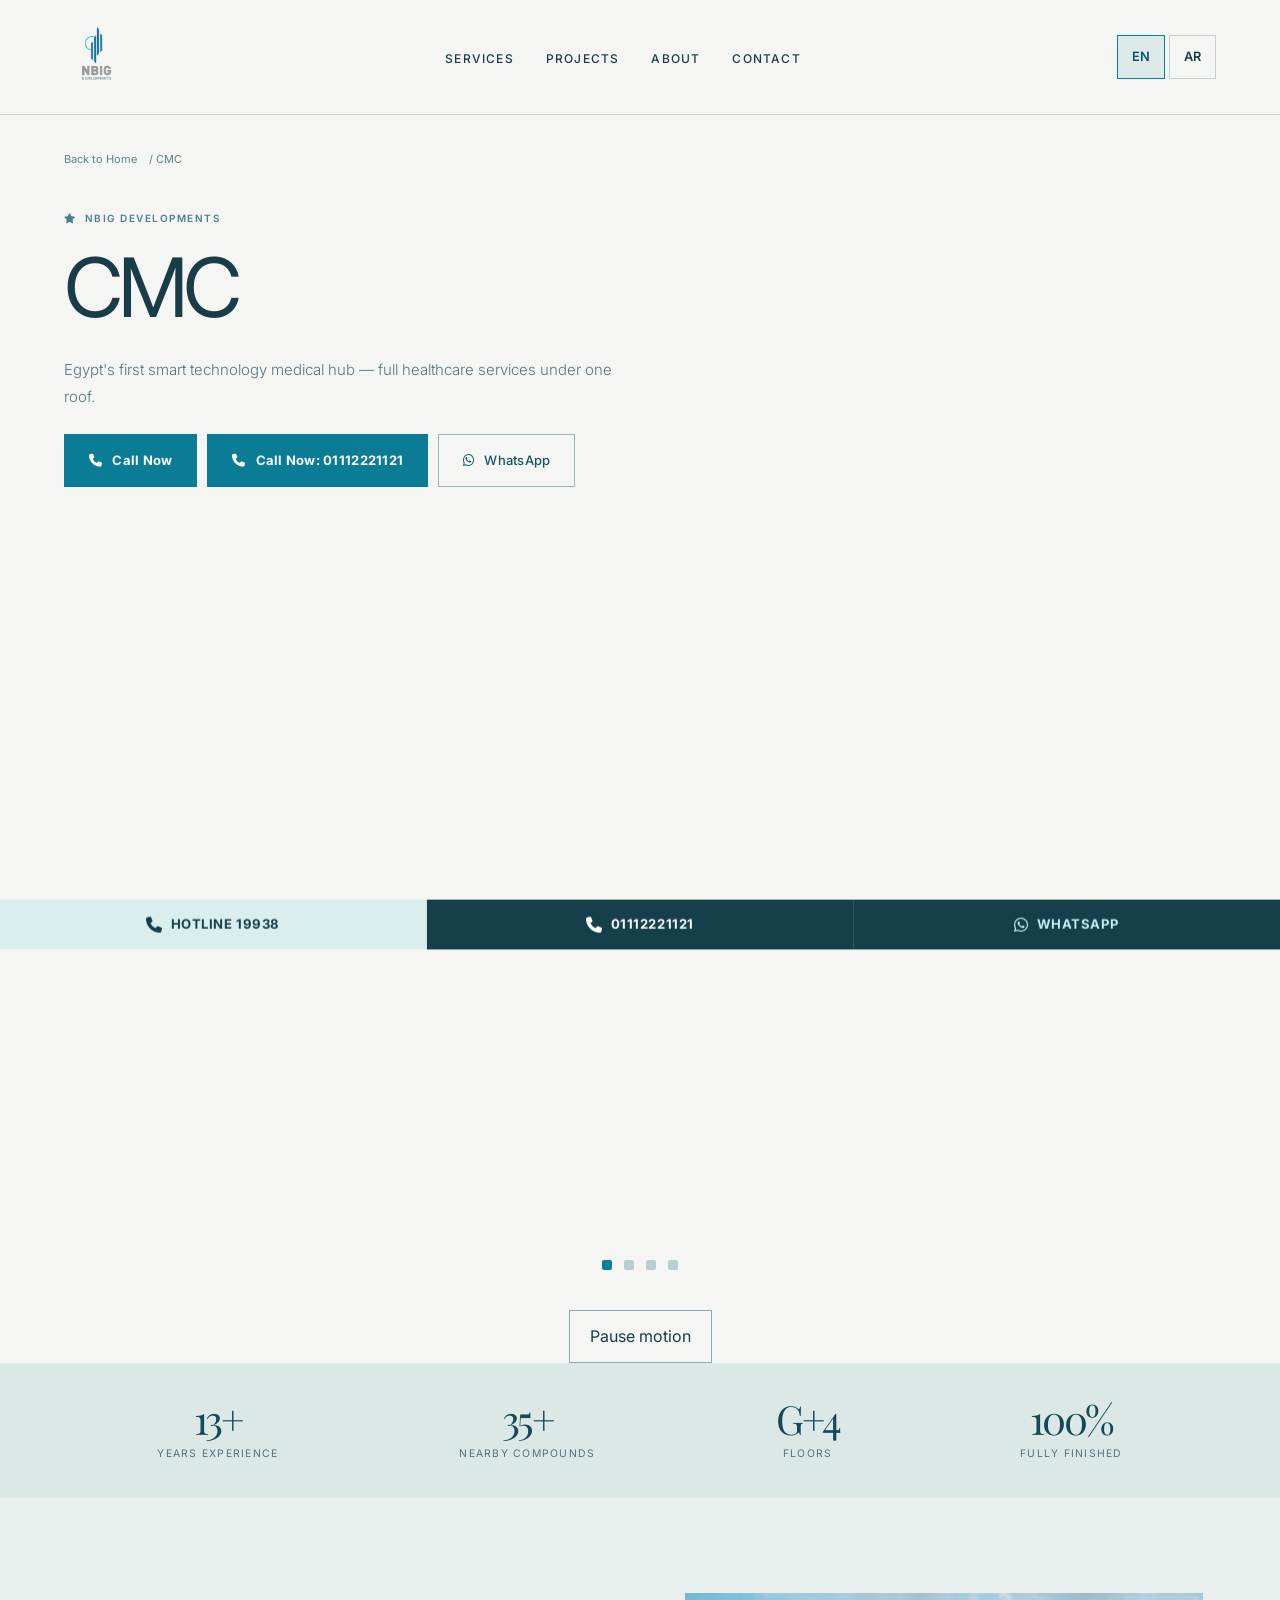
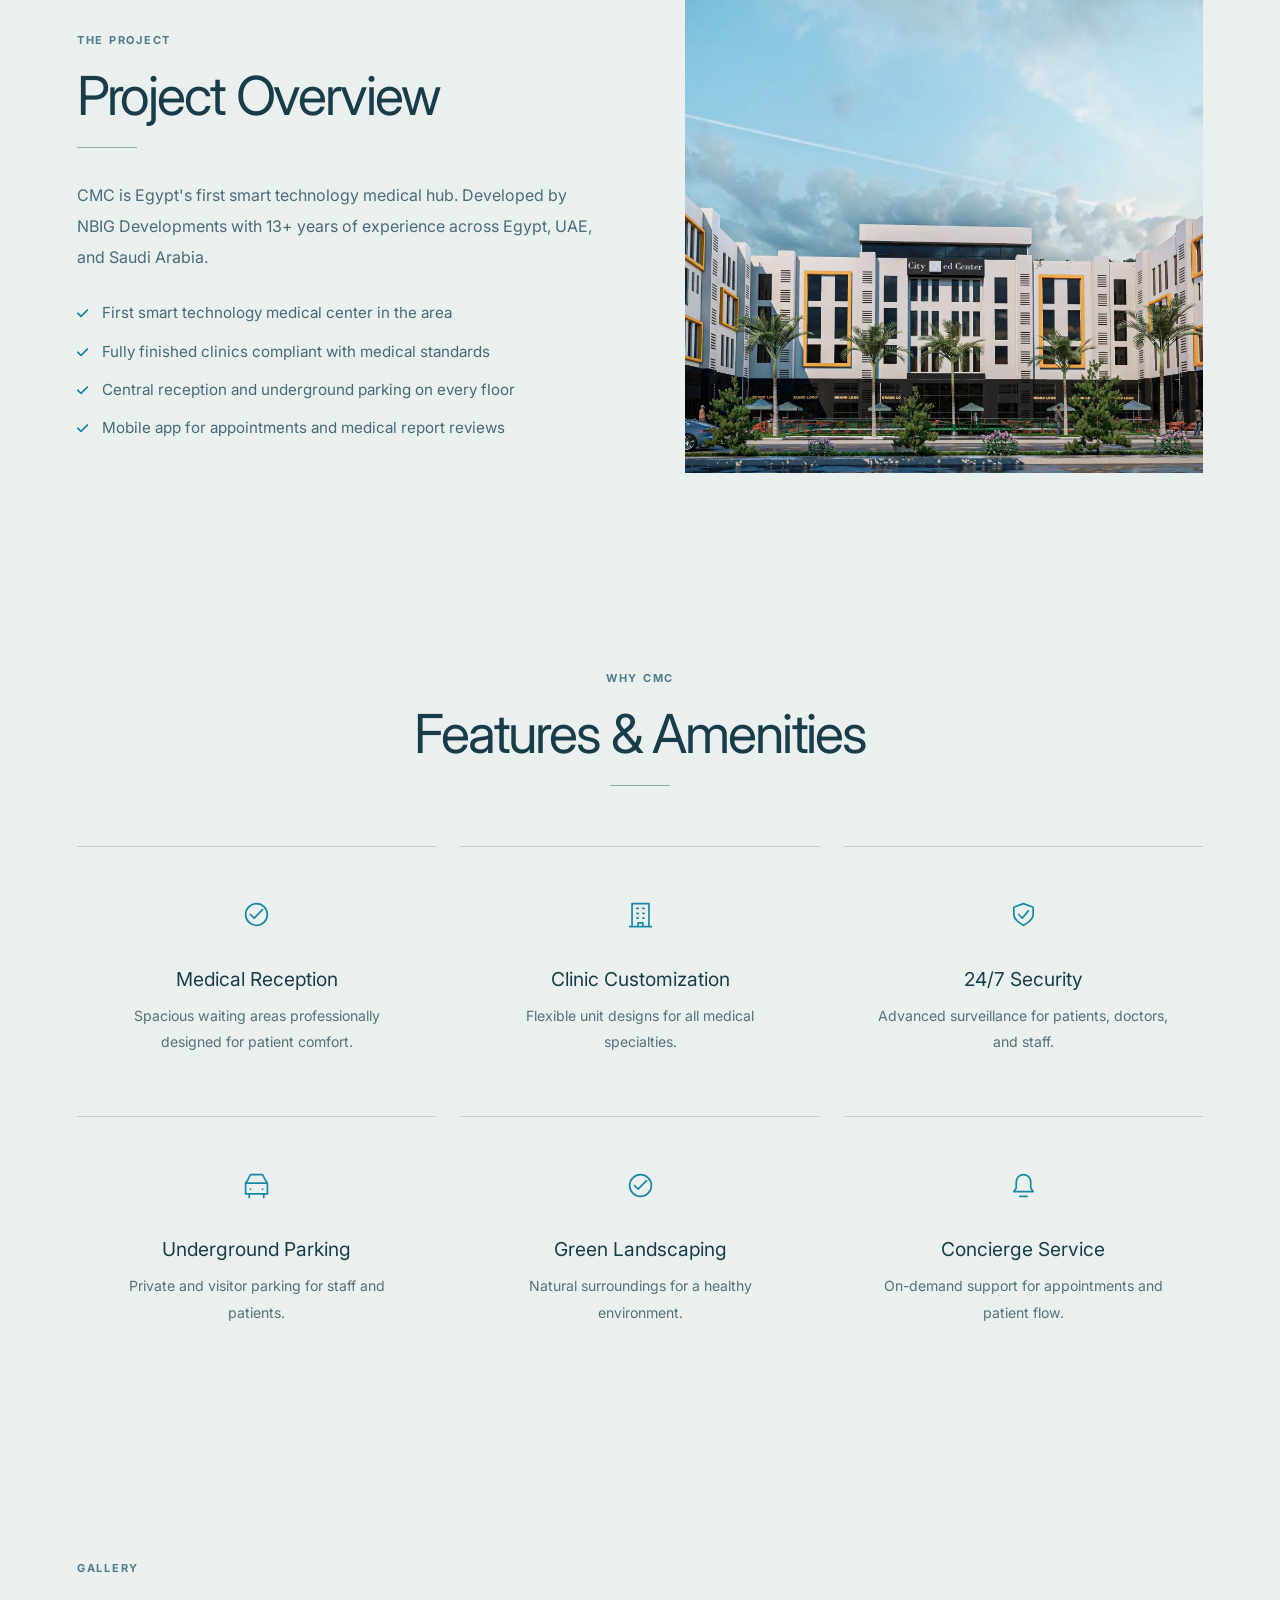
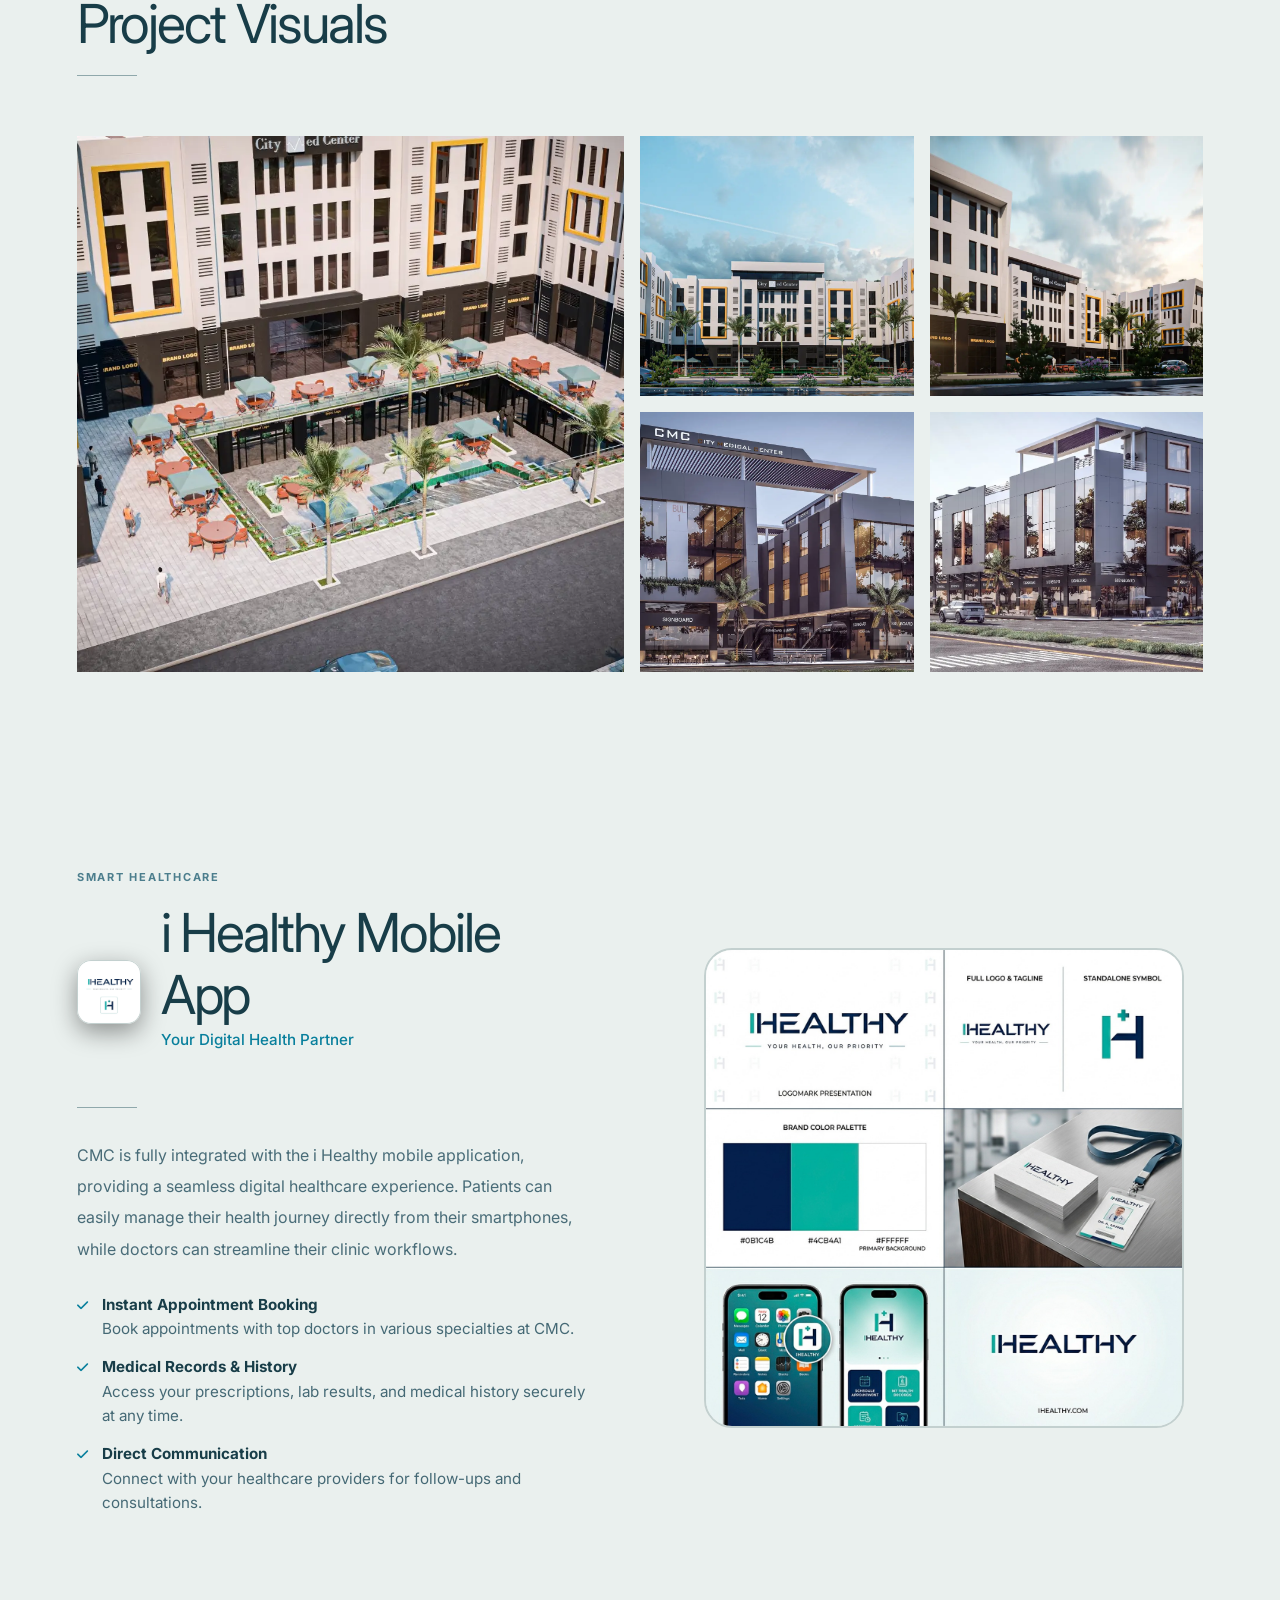
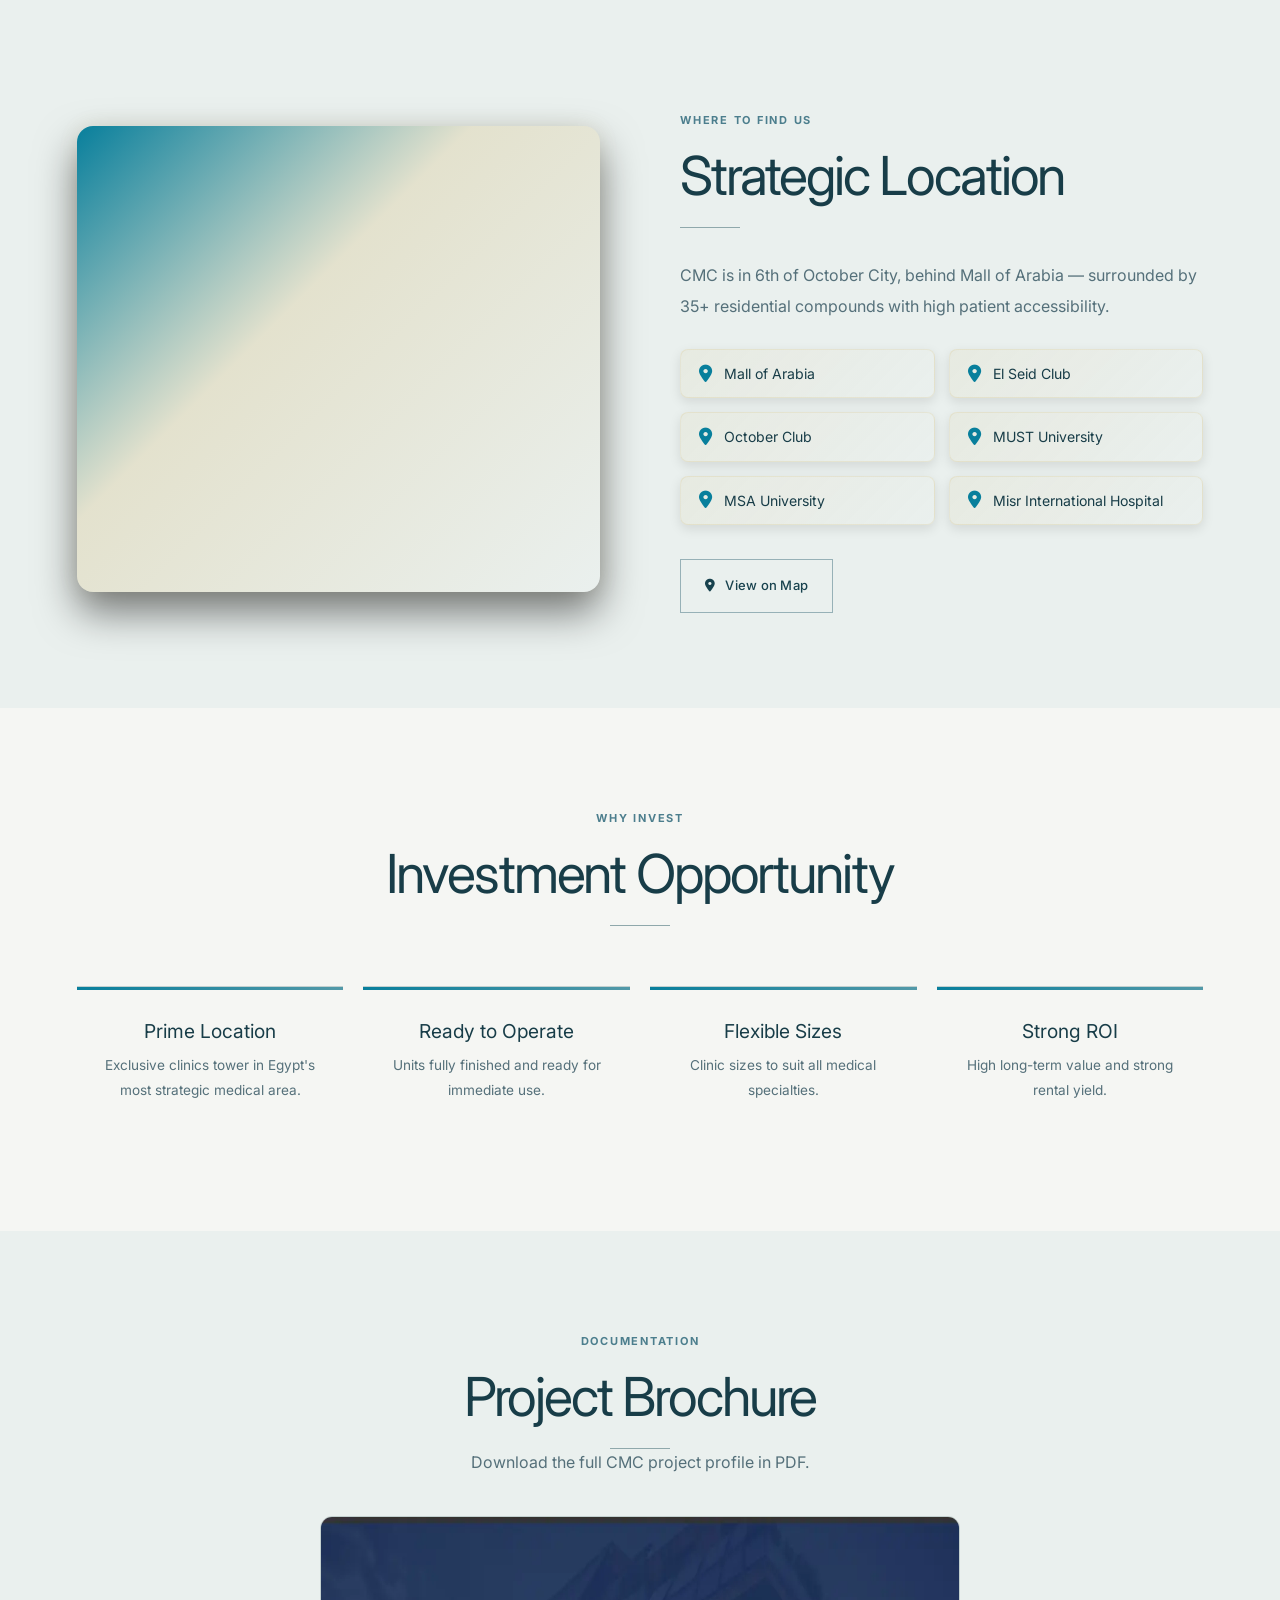
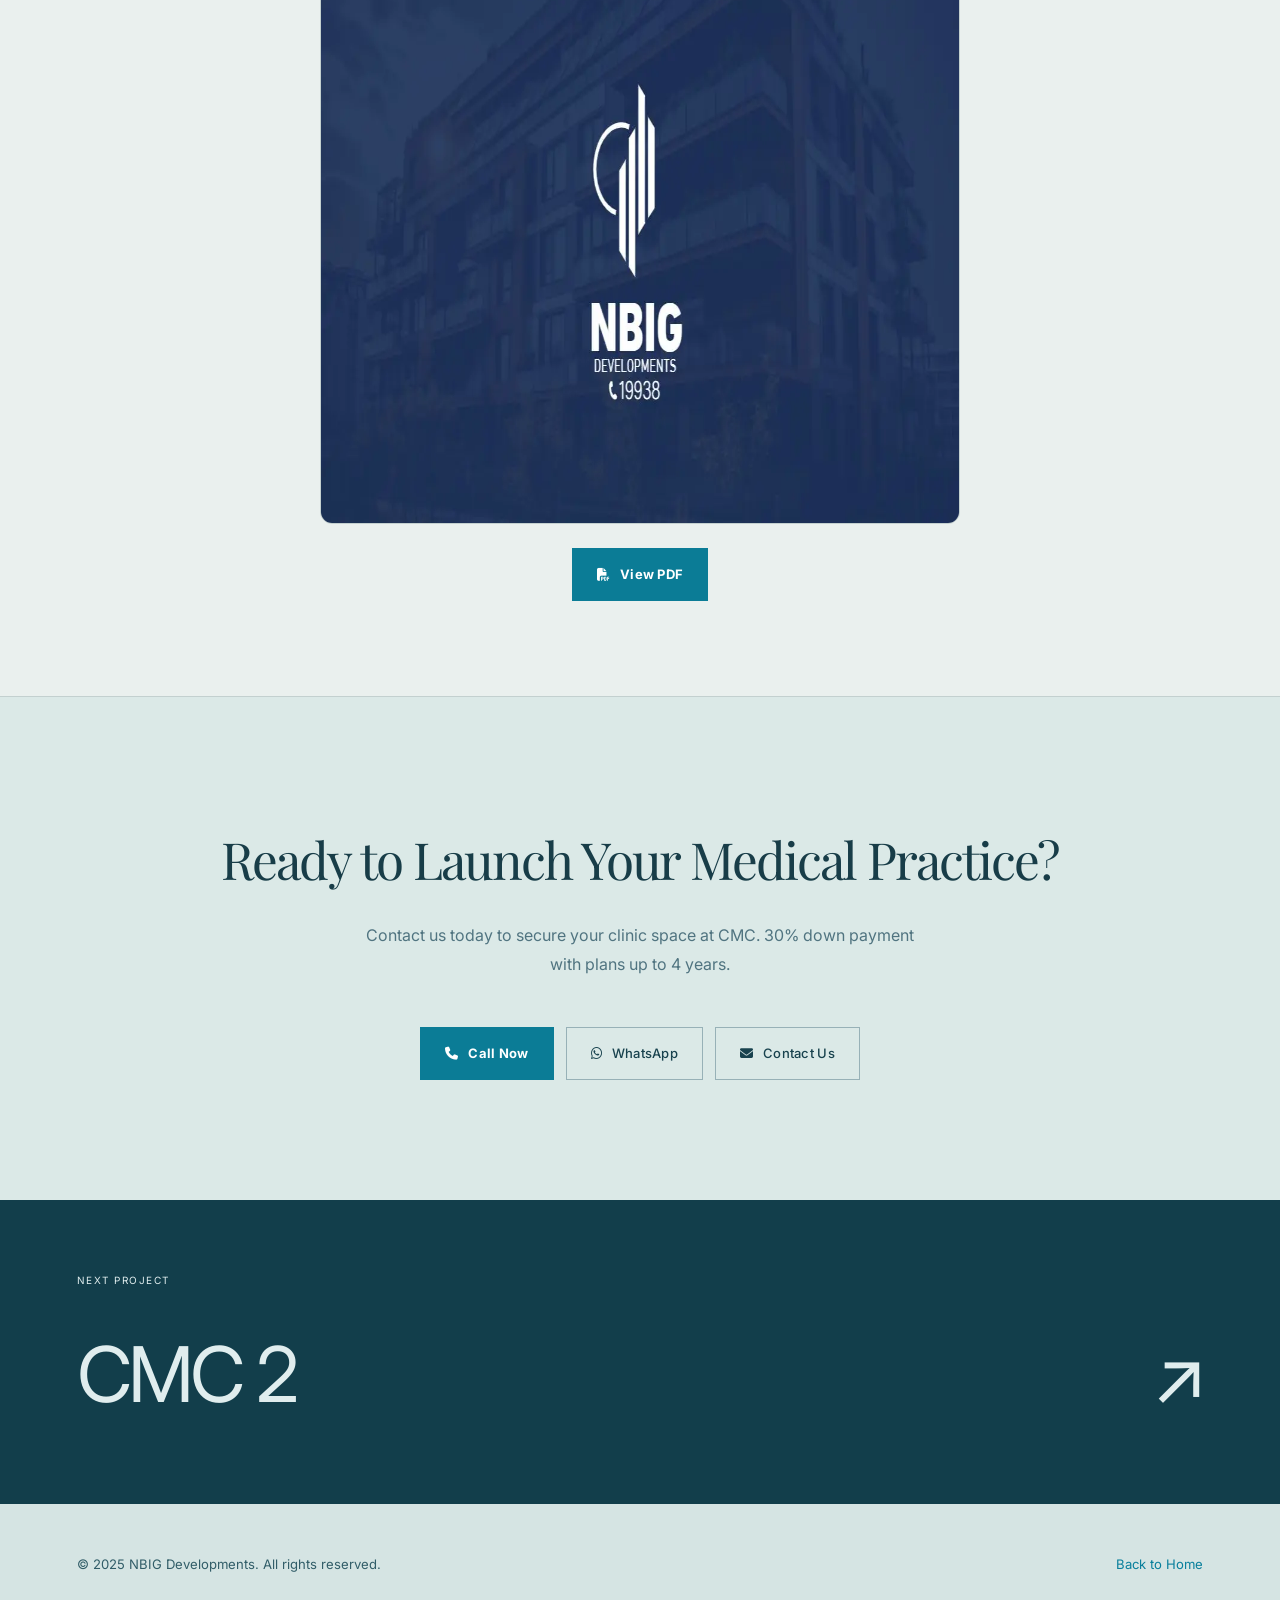
<file: cmc.html>
<!DOCTYPE html>

<html dir="ltr" lang="en">
<head>
<link as="image" fetchpriority="high" href="images/cmc-1-1-mobile.webp" media="(max-width: 768px)" rel="preload"/>
<link as="image" fetchpriority="high" href="images/cmc-1-1.webp" media="(min-width: 769px)" rel="preload"/>
<link href="https://new-build-egypt.com/cmc" rel="canonical"/>
<meta charset="utf-8"/>
<meta content="width=device-width,initial-scale=1.0" name="viewport"/>
<title>CMC | NBIG Developments</title>
<link href="images/logo.png" rel="icon"/>
<meta content="CMC by NBIG Developments – Smart medical hub in 6th of October." name="description"/>
<link href="https://fonts.googleapis.com" rel="preconnect"/>
<link crossorigin="" href="https://fonts.gstatic.com" rel="preconnect"/>
<link as="style" href="https://fonts.googleapis.com/css2?family=Playfair+Display:wght@400;700;900&amp;family=Inter:wght@300;400;500;600&amp;display=swap" onload="this.onload=null;this.rel='stylesheet'" rel="preload"/><noscript><link href="https://fonts.googleapis.com/css2?family=Playfair+Display:wght@400;700;900&amp;family=Inter:wght@300;400;500;600&amp;display=swap" rel="stylesheet"/></noscript>
<link as="style" href="https://cdnjs.cloudflare.com/ajax/libs/font-awesome/6.5.0/css/all.min.css" onload="this.onload=null;this.rel='stylesheet'" rel="preload"/><noscript><link href="https://cdnjs.cloudflare.com/ajax/libs/font-awesome/6.5.0/css/all.min.css" rel="stylesheet"/></noscript>
<style>:root{--gold:#c9a84c;--gold-light:#e8c96d;--dark:#080810;--dark2:#0f0f1e;--dark3:#16162a;--glass:rgba(255,255,255,0.04);--gb:rgba(201,168,76,0.2);--text:#f0ece0;--muted:rgba(240,236,224,0.6);}*{margin:0;padding:0;box-sizing:border-box;}html{scroll-behavior:smooth;}body{background:var(--dark);color:var(--text);font-family:'Inter',sans-serif;overflow-x:hidden;}#loader{position:fixed;inset:0;background:var(--dark);display:flex;align-items:center;justify-content:center;z-index:9999;transition:opacity .6s;}#loader.hidden{opacity:0;pointer-events:none;}.li{display:flex;flex-direction:column;align-items:center;gap:20px;}.ll{width:80px;animation:pulse 1.5s ease-in-out infinite;}.lr{width:50px;height:50px;border:3px solid rgba(201,168,76,.2);border-top-color:var(--gold);border-radius:50%;animation:spin 1s linear infinite;}@keyframes spin{to{transform:rotate(360deg);}}@keyframes pulse{0%,100%{transform:scale(1);}50%{transform:scale(1.08);}}@keyframes fadeUp{from{opacity:0;transform:translateY(30px);}to{opacity:1;transform:translateY(0);}}header{position:fixed;top:0;left:0;right:0;z-index:1000;padding:18px 40px;display:flex;align-items:center;justify-content:space-between;transition:background .4s;}header.scrolled{background:rgba(8,8,16,.92);backdrop-filter:blur(20px);border-bottom:1px solid var(--gb);}.logo img{height:50px;filter:brightness(0)invert(1);}nav ul{list-style:none;display:flex;gap:32px;}nav a{color:var(--muted);text-decoration:none;font-size:.9rem;font-weight:500;letter-spacing:.05em;transition:color .3s;text-transform:uppercase;}nav a:hover{color:var(--gold);}.lb{background:none;border:1px solid var(--gb);color:var(--muted);padding:6px 14px;border-radius:4px;cursor:pointer;font-size:.8rem;font-weight:600;transition:all .3s;}.lb.active,.lb:hover{background:var(--gold);color:var(--dark);border-color:var(--gold);}.ls{display:flex;gap:8px;}.mc{display:none;}.mt{display:none;flex-direction:column;gap:6px;background:none;border:none;cursor:pointer;padding:4px;}.mt span{display:block;width:26px;height:2px;background:var(--text);}.hero{position:relative;height:100vh;min-height:650px;display:flex;align-items:center;overflow:hidden;}.hs{position:absolute;inset:0;}.hs div{position:absolute;inset:0;background-size:cover;background-position:center;opacity:0;transition:opacity 1.2s;}.hs div.active{opacity:1;}.hs div::after{content:'';position:absolute;inset:0;background:linear-gradient(105deg,rgba(8,8,16,.85)0%,rgba(8,8,16,.5)60%,transparent 100%);}.hc{position:relative;z-index:2;padding:0 80px;max-width:750px;}.htag{display:inline-flex;align-items:center;gap:8px;background:rgba(201,168,76,.12);border:1px solid var(--gb);border-radius:40px;padding:6px 20px;font-size:.78rem;font-weight:600;letter-spacing:.12em;color:var(--gold);text-transform:uppercase;margin-bottom:28px;animation:fadeUp .8s ease both;}.hero h1{font-family:'Playfair Display',serif;font-size:clamp(2.8rem,6vw,5.5rem);font-weight:900;line-height:1.05;margin-bottom:20px;animation:fadeUp .8s .15s ease both;}.hero h1 span{color:var(--gold);}.hsub{font-size:1.1rem;font-weight:300;color:var(--muted);line-height:1.7;max-width:480px;margin-bottom:44px;animation:fadeUp .8s .3s ease both;}.hbtns{display:flex;gap:16px;flex-wrap:wrap;animation:fadeUp .8s .45s ease both;}.bg{display:inline-flex;align-items:center;gap:10px;background:linear-gradient(135deg,var(--gold),var(--gold-light));color:var(--dark);padding:14px 32px;border-radius:6px;font-weight:700;font-size:.95rem;text-decoration:none;transition:transform .25s,box-shadow .25s;}.bg:hover{transform:translateY(-2px);box-shadow:0 12px 35px rgba(201,168,76,.35);}.bo{display:inline-flex;align-items:center;gap:10px;background:transparent;border:1px solid var(--gb);color:var(--text);padding:14px 32px;border-radius:6px;font-weight:500;font-size:.95rem;text-decoration:none;transition:all .25s;}.bo:hover{border-color:var(--gold);color:var(--gold);}.hdots{position:absolute;bottom:40px;left:80px;display:flex;gap:10px;z-index:2;}.dot{width:28px;height:3px;background:rgba(255,255,255,.25);border-radius:2px;cursor:pointer;transition:all .3s;}.dot.active{background:var(--gold);width:48px;}.sbar{background:linear-gradient(135deg,var(--dark2),var(--dark3));border-top:1px solid var(--gb);border-bottom:1px solid var(--gb);padding:40px 80px;display:flex;justify-content:space-around;align-items:center;flex-wrap:wrap;gap:30px;}.sn{font-family:'Playfair Display',serif;font-size:2.8rem;font-weight:700;color:var(--gold);line-height:1;}.sl{font-size:.8rem;color:var(--muted);text-transform:uppercase;letter-spacing:.1em;margin-top:6px;text-align:center;}.stat{text-align:center;}section{padding:100px 80px;}.stag{display:inline-block;color:var(--gold);font-size:.75rem;font-weight:700;letter-spacing:.2em;text-transform:uppercase;margin-bottom:16px;}.stitle{font-family:'Playfair Display',serif;font-size:clamp(2rem,4vw,3.2rem);font-weight:700;line-height:1.15;margin-bottom:20px;}.ssep{width:60px;height:2px;background:linear-gradient(90deg,var(--gold),transparent);margin-bottom:32px;}.ov2col{display:grid;grid-template-columns:1fr 1fr;gap:80px;align-items:center;}.ovt p{color:var(--muted);line-height:1.9;margin-bottom:28px;}.cl{list-style:none;display:flex;flex-direction:column;gap:14px;}.cl li{display:flex;align-items:flex-start;gap:14px;color:var(--muted);font-size:.95rem;line-height:1.6;}.cl li::before{content:'\f00c';font-family:'Font Awesome 6 Free';font-weight:900;color:var(--gold);font-size:.8rem;margin-top:3px;flex-shrink:0;}.ovi{position:relative;}.ovi img{width:100%;border-radius:12px;display:block;object-fit:cover;height:480px;}.ovi::before{content:'';position:absolute;inset:-16px;border:1px solid var(--gb);border-radius:16px;z-index:-1;}.fsec{background:var(--dark2);}.fg{display:grid;grid-template-columns:repeat(3,1fr);gap:24px;margin-top:60px;}.fc{background:var(--glass);border:1px solid var(--gb);border-radius:12px;padding:36px 28px;text-align:center;transition:transform .3s,border-color .3s,box-shadow .3s;backdrop-filter:blur(12px);}.fc:hover{transform:translateY(-6px);border-color:var(--gold);box-shadow:0 20px 50px rgba(201,168,76,.12);}.fi{width:64px;height:64px;background:linear-gradient(135deg,rgba(201,168,76,.15),rgba(201,168,76,.05));border-radius:50%;display:flex;align-items:center;justify-content:center;margin:0 auto 20px;font-size:1.5rem;color:var(--gold);}.fc h3{font-family:'Playfair Display',serif;font-size:1.1rem;font-weight:600;margin-bottom:12px;}.fc p{color:var(--muted);font-size:.88rem;line-height:1.7;}.gg{display:grid;grid-template-columns:2fr 1fr 1fr;grid-template-rows:260px 260px;gap:16px;margin-top:60px;}.gi{overflow:hidden;border-radius:12px;}.gi img{width:100%;height:100%;object-fit:cover;transition:transform .5s;}.gi:hover img{transform:scale(1.06);}.gi:first-child{grid-row:1/3;}.loc2{display:grid;grid-template-columns:1fr 1fr;gap:80px;align-items:center;}
.limg{position:relative;border-radius:16px;padding:3px;background:linear-gradient(135deg,var(--gold),rgba(201,168,76,0.2) 40%,transparent);box-shadow:0 20px 40px rgba(0,0,0,0.5),0 0 20px rgba(201,168,76,0.1);transition:all 0.4s cubic-bezier(0.4,0,0.2,1);}
.limg:hover{box-shadow:0 30px 60px rgba(0,0,0,0.6),0 0 30px rgba(201,168,76,0.25);transform:translateY(-4px);}
.limg iframe{width:100%;height:460px;border:none;border-radius:14px;display:block;transition:all 0.4s ease;}
.ltags{display:grid;grid-template-columns:repeat(auto-fill,minmax(180px,1fr));gap:14px;margin-top:28px;}
.ltag{background:linear-gradient(135deg,rgba(201,168,76,0.08),rgba(255,255,255,0.02));border:1px solid rgba(201,168,76,0.15);border-radius:8px;padding:12px 18px;font-size:0.88rem;color:var(--text);display:flex;align-items:center;gap:12px;transition:all 0.3s cubic-bezier(0.4,0,0.2,1);box-shadow:0 4px 12px rgba(0,0,0,0.1);}
.ltag i{color:var(--gold);font-size:1.1rem;transition:transform 0.3s ease;}
.ltag:hover{transform:translateY(-3px);border-color:var(--gold);background:linear-gradient(135deg,rgba(201,168,76,0.15),rgba(201,168,76,0.05));box-shadow:0 10px 20px rgba(201,168,76,0.08);color:var(--gold-light);}
.ltag:hover i{transform:scale(1.2);color:var(--gold-light);}.ig{display:grid;grid-template-columns:repeat(auto-fit,minmax(220px,1fr));gap:20px;margin-top:60px;}.ic{background:var(--glass);border:1px solid var(--gb);border-radius:12px;padding:32px 24px;text-align:center;position:relative;overflow:hidden;}.ic::before{content:'';position:absolute;top:0;left:0;right:0;height:3px;background:linear-gradient(90deg,var(--gold),var(--gold-light));}.ic h3{font-family:'Playfair Display',serif;font-size:1rem;font-weight:600;margin-bottom:10px;}.ic p{color:var(--muted);font-size:.85rem;line-height:1.6;}.pw{max-width:640px;margin:0 auto;text-align:center;}.pt{border-radius:12px;overflow:hidden;border:1px solid var(--gb);margin-top:40px;transition:box-shadow .3s;}.pt:hover{box-shadow:0 20px 60px rgba(201,168,76,.2);}.pt img{width:100%;display:block;}.ctas{background:linear-gradient(135deg,rgba(201,168,76,.08),rgba(201,168,76,.02));border-top:1px solid var(--gb);text-align:center;padding:120px 80px;}.ctas h2{font-family:'Playfair Display',serif;font-size:clamp(2.2rem,4vw,3.5rem);font-weight:700;margin-bottom:20px;}.ctas p{color:var(--muted);max-width:560px;margin:0 auto 48px;line-height:1.8;}.cbs{display:flex;gap:16px;justify-content:center;flex-wrap:wrap;}.ss{position:fixed;left:0;top:50%;transform:translateY(-50%);display:flex;flex-direction:column;z-index:900;border-radius:0 10px 10px 0;overflow:hidden;box-shadow:2px 0 20px rgba(0,0,0,.3);}.ss a{background:rgba(8,8,16,.9);backdrop-filter:blur(10px);border-bottom:1px solid var(--gb);color:var(--muted);padding:15px 14px;font-size:1.05rem;text-decoration:none;display:flex;align-items:center;justify-content:center;transition:all .3s;}.ss a:last-child{border-bottom:none;}.ss a:hover{background:var(--gold);color:var(--dark);}footer{background:var(--dark2);border-top:1px solid var(--gb);padding:30px 80px;display:flex;align-items:center;justify-content:space-between;font-size:.82rem;color:var(--muted);}footer a{color:var(--gold);text-decoration:none;}.reveal{opacity:0;transform:translateY(40px);transition:opacity .7s,transform .7s;}.reveal.visible{opacity:1;transform:none;}@media(max-width:900px){header{padding:16px 24px;}header.scrolled{backdrop-filter:none;-webkit-backdrop-filter:none;}nav ul{display:none;position:fixed;top:0;left:0;right:0;bottom:0;background:rgba(8,8,16,.98);flex-direction:column;align-items:center;justify-content:center;gap:36px;}nav ul.open{display:flex;}.mt{display:flex;}.mc{display:none;position:absolute;top:20px;right:24px;background:none;border:none;color:var(--text);font-size:1.6rem;cursor:pointer;padding:8px;line-height:1;z-index:1001;transition:color .3s;}.mc:hover{color:var(--gold);}nav ul.open .mc{display:block;}section{padding:70px 28px;}.sbar{padding:36px 28px;}.ov2col,.loc2{grid-template-columns:1fr;gap:44px;}.fg{grid-template-columns:1fr 1fr;}.gg{grid-template-columns:1fr 1fr;grid-template-rows:auto;}.gi:first-child{grid-row:auto;}footer{flex-direction:column;gap:12px;text-align:center;padding:24px;}.ss{display:none;}}@media(max-width:580px){.fg{grid-template-columns:1fr;}.hbtns{flex-direction:column;}.gg{grid-template-columns:1fr;}}[dir="rtl"] .ssep,[dir="rtl"] .ssep{background:linear-gradient(270deg,var(--gold),transparent);}.app-header{display:flex;align-items:center;gap:20px;margin-bottom:24px;}.app-icon{width:64px;height:64px;border-radius:14px;border:1px solid var(--gb);box-shadow:0 8px 24px rgba(0,0,0,0.4);}.app-img{max-height:520px;width:auto!important;max-width:100%;border-radius:28px!important;object-fit:contain!important;margin:0 auto;display:block;box-shadow:0 20px 50px rgba(0,0,0,0.6);border:2px solid var(--gb);}@media(max-width:900px){.app-header{flex-direction:column;text-align:center;align-items:center;}}
    /* ── Floating Bottom Bar ─────────────────────────────────── */
    .float-bar {
      position: fixed; bottom: 0; left: 0; right: 0; z-index: 950;
      display: flex; align-items: stretch;
      background: rgba(8,8,16,.97);
      border-top: 1px solid rgba(201,168,76,0.2);
      backdrop-filter: blur(20px); -webkit-backdrop-filter: blur(20px);
      box-shadow: 0 -4px 30px rgba(0,0,0,.5);
      transform: translateY(100%);
      transition: transform .4s cubic-bezier(.4,0,.2,1);
    }
    .float-bar.visible { transform: translateY(0); }
    .float-bar a {
      flex: 1; display: flex; align-items: center; justify-content: center; gap: 8px;
      padding: 14px 10px; text-decoration: none; font-size: .82rem; font-weight: 700;
      letter-spacing: .04em; text-transform: uppercase;
      transition: background .25s, color .25s;
      border-right: 1px solid rgba(201,168,76,0.2);
    }
    .float-bar a:last-child { border-right: none; }
    .float-bar .fb-hotline { background: linear-gradient(135deg,#c9a84c,#e8c96d); color: #080810; }
    .float-bar .fb-hotline:hover { filter: brightness(1.1); }
    .float-bar .fb-call { color: #e8c96d; }
    .float-bar .fb-call:hover { background: rgba(201,168,76,.12); color: #c9a84c; }
    .float-bar .fb-wa { color: #25d366; }
    .float-bar .fb-wa:hover { background: rgba(37,211,102,.1); }
    .float-bar i { font-size: 1rem; }
    @media(max-width:580px) {
      .float-bar a { font-size: .72rem; padding: 12px 6px; gap: 5px; }
      .float-bar i { font-size: .9rem; }
    }

  </style>
<link href="css/editorial.css" rel="stylesheet"/>
<script defer="" src="js/site-quality.js"></script>
</head>
<body class="nbig-complete project-page">
<a class="skip-link" href="#main-content">Skip to content</a>
<div id="loader">
<div class="li"><img alt="NBIG" class="ll" height="80" src="images/logo.webp" width="80"/>
<div class="lr"></div>
</div>
</div>
<div class="ss">
<a aria-label="Facebook Profile" href="https://www.facebook.com/nbigdevelopments" rel="noopener noreferrer" target="_blank"><i class="fab fa-facebook-f"></i></a>
<a aria-label="Instagram Profile" href="https://www.instagram.com/nbigdevelopments/" rel="noopener noreferrer" target="_blank"><i class="fab fa-instagram"></i></a>
<a aria-label="YouTube Channel" href="https://www.youtube.com/@nbigdevelopments6485" rel="noopener noreferrer" target="_blank"><i class="fab fa-youtube"></i></a>
<a aria-label="WhatsApp Contact" href="https://wa.me/201112221121" rel="noopener noreferrer" target="_blank"><i class="fab fa-whatsapp"></i></a>
<a aria-label="Call Helpline" href="tel:19938"><i class="fas fa-phone"></i></a>
</div>
<header id="header">
<div class="logo"><a href="index.html"><img alt="NBIG Developments" class="header-logo" height="50" src="images/logo.webp" width="50"/></a></div>
<nav><button aria-label="Open navigation menu" class="mt" id="mt"><span></span><span></span><span></span></button>
<ul id="nm">
<button aria-label="Close menu" class="mc" id="mc"><i class="fas fa-times"></i></button>
<li><a data-t="ns" href="index.html#services">Services</a></li>
<li><a data-t="np" href="index.html#portfolio">Projects</a></li>
<li><a data-t="na" href="index.html#about">About</a></li>
<li><a data-t="nc" href="index.html#contact">Contact</a></li>
</ul>
</nav>
<div class="ls"><button class="lb active" id="ben">EN</button><button class="lb" id="bar">AR</button></div>
</header>
<section class="hero" id="main-content"><div class="project-breadcrumb"><a data-t="bh" href="index.html">← Home</a><span> / CMC</span></div>
<div class="hs" id="hs">
<div class="active">
<picture>
<source media="(max-width: 768px)" srcset="images/cmc-1-1-mobile.webp"/>
<img alt="Cmc 1 1" decoding="async" fetchpriority="high" loading="eager" src="images/cmc-1-1.webp" style="width: 100%; height: 100%; object-fit: cover;"/>
</picture>
</div>
<div>
<picture>
<source media="(max-width: 768px)" srcset="images/cmc-1-mobile.webp"/>
<img alt="Cmc 1" decoding="async" loading="lazy" src="images/cmc-1.webp" style="width: 100%; height: 100%; object-fit: cover;"/>
</picture>
</div>
<div>
<picture>
<source media="(max-width: 768px)" srcset="images/cmcc-mobile.webp"/>
<img alt="Cmcc" decoding="async" loading="lazy" src="images/cmcc.webp" style="width: 100%; height: 100%; object-fit: cover;"/>
</picture>
</div>
<div>
<picture>
<source media="(max-width: 768px)" srcset="images/cmcc1-mobile.webp"/>
<img alt="Cmcc1" decoding="async" loading="lazy" src="images/cmcc1.webp" style="width: 100%; height: 100%; object-fit: cover;"/>
</picture>
</div>
</div>
<div class="hc">
<div class="htag"><i class="fas fa-star"></i> <span data-t="ht">NBIG Developments</span></div>
<h1 data-t="h1">CMC</h1>
<p class="hsub" data-t="hs2">Egypt's first smart technology medical hub — full healthcare services under one roof.
      </p>
<div class="hbtns">
<a class="bg" href="tel:19938" id="hero-hotline-btn">
<i aria-hidden="true" class="fas fa-phone"></i>
<span data-t="cn">Hotline 19938</span>
</a>
<a class="bg" href="tel:+201112221121" id="hero-call-btn">
<i aria-hidden="true" class="fas fa-phone"></i>
<span data-t="cn2">Call Now: 01112221121</span>
</a>
<a class="bo" href="https://wa.me/201112221121" id="hero-wa-btn" rel="noopener noreferrer" target="_blank">
<i aria-hidden="true" class="fab fa-whatsapp"></i>
<span>WhatsApp</span>
</a>
</div>
</div>
<div class="hdots" id="hd"></div>
</section>
<div class="sbar">
<div class="stat">
<div class="sn">13+</div>
<div class="sl" data-t="sy">Years Experience</div>
</div>
<div class="stat">
<div class="sn">35+</div>
<div class="sl" data-t="sc">Nearby Compounds</div>
</div>
<div class="stat">
<div class="sn">G+4</div>
<div class="sl" data-t="sf">Floors</div>
</div>
<div class="stat">
<div class="sn">100%</div>
<div class="sl" data-t="sd">Fully Finished</div>
</div>
</div>
<section>
<div class="ov2col reveal">
<div class="ovt">
<span class="stag" data-t="ot">The Project</span>
<h2 class="stitle" data-t="oti">Project Overview</h2>
<div class="ssep"></div>
<p data-t="ox">CMC (Citymed Center) is Egypt's first smart technology medical hub providing a full range of
          healthcare services — diagnosis, treatment, and consultations. Developed by NBIG Developments with 13+ years
          of experience across Egypt, UAE, and Saudi Arabia.</p>
<ul class="cl">
<li data-t="o1">First smart technology medical center in the area</li>
<li data-t="o2">Fully finished clinics compliant with medical standards</li>
<li data-t="o3">Central reception and underground parking on every floor</li>
<li data-t="o4">Mobile app for appointments and medical report reviews</li>
</ul>
</div>
<div class="ovi"><img alt="CMC" decoding="async" height="900" loading="lazy" src="images/cmc-1.webp" width="1600"/></div>
</div>
</section>
<section class="fsec">
<div style="text-align:center;">
<span class="stag" data-t="ft">Why CMC</span>
<h2 class="stitle" data-t="fti">Features &amp; Amenities</h2>
<div class="ssep" style="margin:0 auto;"></div>
</div>
<div class="fg reveal">
<div class="fc">
<div class="fi"><svg aria-hidden="true" class="nbig-line-icon" fill="none" stroke="currentColor" stroke-linecap="round" stroke-linejoin="round" stroke-width="1.4" viewbox="0 0 24 24"><circle cx="12" cy="12" r="9"></circle><path d="m7 12 3 3 7-7"></path></svg></div>
<h3 data-t="f1">Medical Reception</h3>
<p data-t="f1d">Spacious waiting areas professionally designed for patient comfort.</p>
</div>
<div class="fc">
<div class="fi"><svg aria-hidden="true" class="nbig-line-icon" fill="none" stroke="currentColor" stroke-linecap="round" stroke-linejoin="round" stroke-width="1.4" viewbox="0 0 24 24"><path d="M5 22V3h14v19M3 22h18M9 7h1M14 7h1M9 11h1M14 11h1M9 15h1M14 15h1M10 22v-3h4v3"></path></svg></div>
<h3 data-t="f2">Clinic Customization</h3>
<p data-t="f2d">Flexible unit designs for all medical specialties.</p>
</div>
<div class="fc">
<div class="fi"><svg aria-hidden="true" class="nbig-line-icon" fill="none" stroke="currentColor" stroke-linecap="round" stroke-linejoin="round" stroke-width="1.4" viewbox="0 0 24 24"><path d="M12 3 4 6v6c0 5 8 9 8 9s8-4 8-9V6z"></path><path d="m8 12 3 3 5-6"></path></svg></div>
<h3 data-t="f3">24/7 Security</h3>
<p data-t="f3d">Advanced surveillance for patients, doctors, and staff.</p>
</div>
<div class="fc">
<div class="fi"><svg aria-hidden="true" class="nbig-line-icon" fill="none" stroke="currentColor" stroke-linecap="round" stroke-linejoin="round" stroke-width="1.4" viewbox="0 0 24 24"><path d="m5 7 2-4h10l2 4 2 3v9H3v-9zM3 10h18M7 15h.01M17 15h.01M6 19v3M18 19v3"></path></svg></div>
<h3 data-t="f4">Underground Parking</h3>
<p data-t="f4d">Private and visitor parking for staff and patients.</p>
</div>
<div class="fc">
<div class="fi"><svg aria-hidden="true" class="nbig-line-icon" fill="none" stroke="currentColor" stroke-linecap="round" stroke-linejoin="round" stroke-width="1.4" viewbox="0 0 24 24"><circle cx="12" cy="12" r="9"></circle><path d="m7 12 3 3 7-7"></path></svg></div>
<h3 data-t="f5">Green Landscaping</h3>
<p data-t="f5d">Natural surroundings for a healthy environment.</p>
</div>
<div class="fc">
<div class="fi"><svg aria-hidden="true" class="nbig-line-icon" fill="none" stroke="currentColor" stroke-linecap="round" stroke-linejoin="round" stroke-width="1.4" viewbox="0 0 24 24"><path d="M4 17h16l-2-3V9a6 6 0 0 0-12 0v5zM9 21h6"></path></svg></div>
<h3 data-t="f6">Concierge Service</h3>
<p data-t="f6d">On-demand support for appointments and patient flow.</p>
</div>
</div>
</section>
<section>
<span class="stag" data-t="gt">Gallery</span>
<h2 class="stitle" data-t="gti">Project Visuals</h2>
<div class="ssep"></div>
<div class="gg reveal">
<div class="gi"><img alt="CMC 1" decoding="async" height="900" loading="lazy" src="images/cmc-1-1.webp" width="1600"/></div>
<div class="gi"><img alt="CMC 2" decoding="async" height="900" loading="lazy" src="images/cmc-1.webp" width="1600"/></div>
<div class="gi"><img alt="CMC 3" decoding="async" loading="lazy" src="images/cmc.webp"/></div>
<div class="gi"><img alt="CMC 4" decoding="async" height="900" loading="lazy" src="images/cmcc.webp" width="1600"/></div>
<div class="gi"><img alt="CMC 5" decoding="async" loading="lazy" src="images/cmcc1.webp"/></div>
</div>
</section>
<section class="fsec">
<div class="ov2col reveal">
<div class="ovt">
<span class="stag" data-t="app_tag">Smart Healthcare</span>
<div class="app-header">
<img alt="i Healthy Icon" class="app-icon" src="images/icon.jpg"/>
<div>
<h2 class="stitle" data-t="app_title" style="margin-bottom: 0;">i Healthy Mobile App</h2>
<p data-t="app_subtitle" style="color: var(--gold); font-size: 0.95rem; font-weight: 500;">Your Digital Health Partner</p>
</div>
</div>
<div class="ssep"></div>
<p data-t="app_desc">CMC is fully integrated with the i Healthy mobile application, providing a seamless digital healthcare experience. Patients can easily manage their health journey directly from their smartphones, while doctors can streamline their clinic workflows.</p>
<ul class="cl">
<li>
<div>
<strong data-t="app_f1_title" style="color: var(--text); display: block;">Instant Appointment Booking</strong>
<span data-t="app_f1_desc">Book appointments with top doctors in various specialties at CMC.</span>
</div>
</li>
<li>
<div>
<strong data-t="app_f2_title" style="color: var(--text); display: block;">Medical Records &amp; History</strong>
<span data-t="app_f2_desc">Access your prescriptions, lab results, and medical history securely at any time.</span>
</div>
</li>
<li>
<div>
<strong data-t="app_f3_title" style="color: var(--text); display: block;">Direct Communication</strong>
<span data-t="app_f3_desc">Connect with your healthcare providers for follow-ups and consultations.</span>
</div>
</li>
</ul>
</div>
<div class="ovi">
<img alt="i Healthy App Screen" class="app-img" src="images/shakl.jpg"/>
</div>
</div>
</section>
<section class="fsec">
<div class="loc2 reveal">
<div class="limg"><iframe allowfullscreen="" height="450" loading="lazy" referrerpolicy="no-referrer-when-downgrade" src="https://www.google.com/maps/embed?pb=!1m17!1m12!1m3!1d3856.1468148428185!2d30.92960997555165!3d29.988521874951797!2m3!1f0!2f0!3f0!3m2!1i1024!2i768!4f13.1!3m2!1m1!2zMjnCsDU5JzE4LjciTiAzMMKwNTUnNTUuOSJF!5e1!3m2!1sen!2seg!4v1780817400231!5m2!1sen!2seg" style="border:0;" width="600"></iframe></div>
<div>
<span class="stag" data-t="lt">Where to Find Us</span>
<h2 class="stitle" data-t="lti">Strategic Location</h2>
<div class="ssep"></div>
<p data-t="ld" style="color:var(--muted);line-height:1.9;margin-bottom:28px;">CMC is in 6th of October City,
          behind Mall of Arabia on Gamal Abdel Nasser Axis — surrounded by 35+ residential compounds with high patient
          accessibility.</p>
<div class="ltags">
<div class="ltag"><i class="fas fa-location-dot"></i>Mall of Arabia</div>
<div class="ltag"><i class="fas fa-location-dot"></i>El Seid Club</div>
<div class="ltag"><i class="fas fa-location-dot"></i>October Club</div>
<div class="ltag"><i class="fas fa-location-dot"></i>MUST University</div>
<div class="ltag"><i class="fas fa-location-dot"></i>MSA University</div>
<div class="ltag"><i class="fas fa-location-dot"></i>Misr International Hospital</div>
</div>
<br/>
<a class="bo" href="https://maps.app.goo.gl/F8cZvHteZ5BkQXfA6" rel="noopener noreferrer" style="display:inline-flex;margin-top:8px" target="_blank"><i class="fas fa-map-marker-alt"></i> <span data-t="mb">View on
            Map</span></a>
</div>
</div>
</section>
<section>
<div style="text-align:center;"><span class="stag" data-t="invt">Why Invest</span>
<h2 class="stitle" data-t="invti">Investment Opportunity</h2>
<div class="ssep" style="margin:0 auto;"></div>
</div>
<div class="ig reveal">
<div class="ic">
<h3 data-t="i1">Prime Location</h3>
<p data-t="i1d">Exclusive clinics tower in Egypt's most strategic medical area.</p>
</div>
<div class="ic">
<h3 data-t="i2">Ready to Operate</h3>
<p data-t="i2d">Units fully finished and ready for immediate use.</p>
</div>
<div class="ic">
<h3 data-t="i3">Flexible Sizes</h3>
<p data-t="i3d">Clinic sizes to suit all medical specialties.</p>
</div>
<div class="ic">
<h3 data-t="i4">Strong ROI</h3>
<p data-t="i4d">High long-term value and strong rental yield.</p>
</div>
</div>
</section>
<section class="fsec">
<div class="pw reveal">
<span class="stag" data-t="pdft">Documentation</span>
<h2 class="stitle" data-t="pdfti">Project Brochure</h2>
<div class="ssep" style="margin:0 auto;"></div>
<p data-t="pdfd" style="color:var(--muted);">Download the full CMC project profile in PDF format.</p>
<a href="pdf/CMC1 PROFILE.pdf" rel="noopener noreferrer" target="_blank">
<div class="pt"><img alt="CMC Brochure" decoding="async" height="606" loading="lazy" src="images/cmc-pdf-thumbnail.webp" width="1066"/></div>
</a>
<div style="margin-top:24px;"><a class="bg" href="pdf/CMC1 PROFILE.pdf" rel="noopener noreferrer" target="_blank"><i class="fas fa-file-pdf"></i> <span data-t="pdfv">View PDF</span></a></div>
</div>
</section>
<section class="ctas reveal">
<h2 data-t="ct">Ready to Launch Your Medical Practice?</h2>
<p data-t="cd">Contact us today to secure your clinic space at CMC. 30% down payment with payment plans up to 4
      years.</p>
<div class="cbs">
<a class="bg" href="tel:+201112221121"><i class="fas fa-phone"></i> <span data-t="cb1">Call Now</span></a>
<a class="bo" href="https://wa.me/201112221121" rel="noopener noreferrer" target="_blank"><i class="fab fa-whatsapp"></i> WhatsApp</a>
<a class="bo" href="index.html#contact"><i class="fas fa-envelope"></i> <span data-t="cb3">Contact Us</span></a>
</div>
</section>
<section class="next-project"><span data-t="nextProject">NEXT PROJECT</span><a href="cmc-2.html">CMC 2 <span>↗</span></a></section><footer style="margin-bottom:56px;">
<div>© 2025 NBIG Developments. <span data-t="rg">All rights reserved.</span></div>
<a data-t="bh" href="index.html">← Back to Home</a>
</footer>
<script>window.addEventListener('load', () => { setTimeout(() => document.getElementById('loader').classList.add('hidden'), 500); });
window.addEventListener('scroll', () => { document.getElementById('header').classList.toggle('scrolled', scrollY > 60); });
document.getElementById('mt').onclick = () => document.getElementById('nm').classList.toggle('open');
document.querySelectorAll('#nm a').forEach(a => a.addEventListener('click', () => document.getElementById('nm').classList.remove('open')));
document.getElementById('mc').onclick = () => document.getElementById('nm').classList.remove('open');
const sl = document.querySelectorAll('.hs div'), dw = document.getElementById('hd'); let cur = 0;
sl.forEach((_, i) => { const d = document.createElement('div'); d.className = 'dot' + (i === 0 ? ' active' : ''); d.onclick = () => gt(i); dw.appendChild(d); });
function gt(n) { sl[cur].classList.remove('active'); dw.children[cur].classList.remove('active'); cur = n; sl[cur].classList.add('active'); dw.children[cur].classList.add('active'); }
setInterval(() => {if(document.body.dataset.motion!=='paused')gt((cur + 1) % sl.length)}, 5000);
new IntersectionObserver((e) => { e.forEach(x => { if (x.isIntersecting) { x.target.classList.add('visible'); } }); }, { threshold: 0.12 }).observe = ((obs) => { document.querySelectorAll('.reveal').forEach(el => obs.observe(el)); return obs; })(new IntersectionObserver((e) => { e.forEach(x => { if (x.isIntersecting) { x.target.classList.add('visible'); } }); }, { threshold: 0.12 }));
document.querySelectorAll('.reveal').forEach(el => new IntersectionObserver((e) => { if (e[0].isIntersecting) e[0].target.classList.add('visible'); }, { threshold: 0.12 }).observe(el));
const T = { en: { ns: 'Services', np: 'Projects', na: 'About', nc: 'Contact', ht: 'NBIG Developments', h1: 'CMC', hs2: "Egypt's first smart technology medical hub — full healthcare services under one roof.", cn: 'Call Now', sy: 'Years Experience', sc: 'Nearby Compounds', sf: 'Floors', sd: 'Fully Finished', ot: 'The Project', oti: 'Project Overview', ox: "CMC is Egypt's first smart technology medical hub. Developed by NBIG Developments with 13+ years of experience across Egypt, UAE, and Saudi Arabia.", o1: 'First smart technology medical center in the area', o2: 'Fully finished clinics compliant with medical standards', o3: 'Central reception and underground parking on every floor', o4: 'Mobile app for appointments and medical report reviews', ft: 'Why CMC', fti: 'Features & Amenities', f1: 'Medical Reception', f1d: 'Spacious waiting areas professionally designed for patient comfort.', f2: 'Clinic Customization', f2d: 'Flexible unit designs for all medical specialties.', f3: '24/7 Security', f3d: 'Advanced surveillance for patients, doctors, and staff.', f4: 'Underground Parking', f4d: 'Private and visitor parking for staff and patients.', f5: 'Green Landscaping', f5d: 'Natural surroundings for a healthy environment.', f6: 'Concierge Service', f6d: 'On-demand support for appointments and patient flow.', gt: 'Gallery', gti: 'Project Visuals', lt: 'Where to Find Us', lti: 'Strategic Location', ld: "CMC is in 6th of October City, behind Mall of Arabia — surrounded by 35+ residential compounds with high patient accessibility.", mb: 'View on Map', invt: 'Why Invest', invti: 'Investment Opportunity', i1: 'Prime Location', i1d: "Exclusive clinics tower in Egypt's most strategic medical area.", i2: 'Ready to Operate', i2d: 'Units fully finished and ready for immediate use.', i3: 'Flexible Sizes', i3d: 'Clinic sizes to suit all medical specialties.', i4: 'Strong ROI', i4d: 'High long-term value and strong rental yield.', pdft: 'Documentation', pdfti: 'Project Brochure', pdfd: 'Download the full CMC project profile in PDF.', pdfv: 'View PDF', ct: 'Ready to Launch Your Medical Practice?', cd: 'Contact us today to secure your clinic space at CMC. 30% down payment with plans up to 4 years.', cb1: 'Call Now', cb3: 'Contact Us', rg: 'All rights reserved.', app_tag: 'Smart Healthcare', app_title: 'i Healthy Mobile App', app_subtitle: 'Your Digital Health Partner', app_desc: 'CMC is fully integrated with the i Healthy mobile application, providing a seamless digital healthcare experience. Patients can easily manage their health journey directly from their smartphones, while doctors can streamline their clinic workflows.', app_f1_title: 'Instant Appointment Booking', app_f1_desc: 'Book appointments with top doctors in various specialties at CMC.', app_f2_title: 'Medical Records & History', app_f2_desc: 'Access your prescriptions, lab results, and medical history securely at any time.', app_f3_title: 'Direct Communication', app_f3_desc: 'Connect with your healthcare providers for follow-ups and consultations.', ctt: 'تواصل معنا', ctti: 'اتصل بنا', ctd: 'يسعدنا التواصل معك عبر أي من القنوات التالية.', loc: 'مواقعنا', eg: 'الفرع المصري', ega: 'فيلا 4، شارع النرجس، غرب سوميد، المحور المركزي، مدينة 6 أكتوبر — الجيزة', ua: 'الفرع الإماراتي', uaa: 'برج أوبال، بيزنس باي — دبي — الإمارات العربية المتحدة', ph: 'الهاتف', fm: 'أرسل رسالة', fn: 'اسمك', fe: 'بريدك الإلكتروني', fph: 'رقم هاتفك', fmsg: 'رسالتك', fsb: 'إرسال الرسالة', bh: '← Back to Home' }, ar: { ns: 'الخدمات', np: 'المشاريع', na: 'عن الشركة', nc: 'اتصل بنا', ht: 'ان بي اي جي للتطوير', h1: 'سي إم سي', hs2: 'أول مركز طبي ذكي في مصر — شامل للتشخيص والعلاج والاستشارات.', cn: 'اتصل الآن', sy: 'سنة خبرة', sc: 'كمبوند مجاور', sf: 'طوابق', sd: 'تشطيب كامل', ot: 'المشروع', oti: 'نظرة عامة', ox: 'سي إم سي هو أول مركز طبي ذكي متكامل في مصر. من تطوير NBIG Developments بخبرة أكثر من 13 عاماً في مصر والإمارات والسعودية.', o1: 'أول مركز طبي بتقنية ذكية في المنطقة', o2: 'عيادات كاملة التشطيب وفق المعايير الطبية', o3: 'استقبال مركزي ومواقف تحت الأرض في كل طابق', o4: 'تطبيق جوال لحجز المواعيد ومراجعة التقارير', ft: 'لماذا سي إم سي', fti: 'الميزات والمرافق', f1: 'استقبال طبي', f1d: 'مناطق انتظار واسعة ومصممة باحترافية لراحة المرضى.', f2: 'تخصيص العيادات', f2d: 'تصاميم مرنة لتناسب مختلف التخصصات.', f3: 'أمن 24/7', f3d: 'مراقبة متقدمة لأمان الجميع.', f4: 'مواقف تحت الأرض', f4d: 'مواقف خاصة وللزوار.', f5: 'مساحات خضراء', f5d: 'محيط طبيعي هادئ وصحي.', f6: 'خدمة الكونسيرج', f6d: 'دعم فوري لإدارة المواعيد.', gt: 'معرض الصور', gti: 'صور المشروع', lt: 'أين نحن', lti: 'الموقع الاستراتيجي', ld: 'يقع سي إم سي في 6 أكتوبر خلف مول العرب، محاطاً بأكثر من 35 كمبوند سكني.', mb: 'عرض على الخريطة', invt: 'لماذا تستثمر', invti: 'فرصة استثمارية', i1: 'موقع متميز', i1d: 'برج عيادات حصري في أكثر المناطق الطبية استراتيجية.', i2: 'جاهز للتشغيل', i2d: 'وحدات جاهزة للاستخدام الفوري.', i3: 'مساحات مرنة', i3d: 'أحجام عيادات لتناسب جميع التخصصات.', i4: 'عائد قوي', i4d: 'قيمة طويلة وعائد إيجاري مرتفع.', pdft: 'التوثيق', pdfti: 'كتيب المشروع', pdfd: 'تحميل الملف التعريفي لـ سي إم سي.', pdfv: 'عرض PDF', ct: 'جاهز لإطلاق عيادتك؟', cd: 'تواصل معنا واحجز عيادتك في سي إم سي. 30% مقدم وخطط تقسيط تصل لـ 4 سنوات.', cb1: 'اتصل الآن', cb3: 'اتصل بنا', rg: 'جميع الحقوق محفوظة.', app_tag: 'رعاية صحية ذكية', app_title: 'تطبيق آي هيلثي (i Healthy)', app_subtitle: 'شريكك الرقمي لصحة أفضل', app_desc: 'يتكامل مركز سي إم سي بالكامل مع تطبيق الهاتف المحمول i Healthy، مما يوفر تجربة رعاية صحية رقمية سلسة. يمكن للمرضى إدارة رحلتهم الصحية بسهولة مباشرة من هواتفهم الذكية، بينما يمكن للأطباء تنظيم سير العمل في عياداتهم.', app_f1_title: 'حجز فوري للمواعيد', app_f1_desc: 'احجز مواعيدك مع نخبة من الأطباء في مختلف التخصصات بمركز سي إم سي.', app_f2_title: 'السجلات والتقارير الطبية', app_f2_desc: 'الوصول إلى الوصفات الطبية، نتائج التحاليل، والتاريخ الطبي بأمان وفي أي وقت.', app_f3_title: 'تواصل مباشر وسهل', app_f3_desc: 'تواصل مباشرة مع مقدمي الرعاية الصحية للمتابعة والاستشارات الطبية.', ctt: 'تواصل معنا', ctti: 'اتصل بنا', ctd: 'يسعدنا التواصل معك عبر أي من القنوات التالية.', loc: 'مواقعنا', eg: 'الفرع المصري', ega: 'فيلا 4، شارع النرجس، غرب سوميد، المحور المركزي، مدينة 6 أكتوبر — الجيزة', ua: 'الفرع الإماراتي', uaa: 'برج أوبال، بيزنس باي — دبي — الإمارات العربية المتحدة', ph: 'الهاتف', fm: 'أرسل رسالة', fn: 'اسمك', fe: 'بريدك الإلكتروني', fph: 'رقم هاتفك', fmsg: 'رسالتك', fsb: 'إرسال الرسالة', bh: '← العودة للرئيسية' } };
Object.assign(T.en,{"newEyebrow": "SPACES SEEN. LIVES IMAGINED.", "newHeadline": "A sense of <em>place.</em>", "newIntro": "From a detail in the facade to the whole picture. Explore NBIG from a closer perspective.", "inFocus": "IN FOCUS", "exploreProject": "Explore the project", "anotherView": "NBIG / ANOTHER VIEW", "stageNote": "The facade. The open space. A closer view of every project.", "visualNote": "ARCHITECTURAL VISUALS FROM PROJECT FILES", "perspectiveLabel": "01 / PERSPECTIVE", "perspectiveTitle": "Architecture is<br><em>more than a view.</em>", "perspectiveIntro": "Come closer and the picture changes. Read the lines, see the spaces, and imagine life between them.", "everyAngle": "Every angle,<br>a story.", "nextProject": "NEXT PROJECT"});
Object.assign(T.ar,{"newEyebrow": "مساحات تُرى. حياة تُتخيّل.", "newHeadline": "نبني للمكان <em>معنى.</em>", "newIntro": "من تفصيلة في الواجهة، إلى المشهد كله. اكتشف مشاريع NBIG من منظور أقرب.", "inFocus": "المشروع في الواجهة", "exploreProject": "استكشف المشروع", "anotherView": "NBIG / نظرة أخرى", "stageNote": "الواجهة والمساحة المفتوحة. نظرة أقرب لكل مشروع.", "visualNote": "تصوّرات معمارية من ملفات المشاريع", "perspectiveLabel": "٠١ / المنظور", "perspectiveTitle": "العمارة ليست<br><em>صورة واحدة.</em>", "perspectiveIntro": "تتغيّر الصورة حين نقترب. نقرأ الخطوط، ونرى المساحات، ونتخيّل الحياة بينها.", "everyAngle": "كل زاوية،<br>حكاية.", "nextProject": "المشروع التالي"});
function setLang(l) { document.documentElement.lang = l; document.documentElement.dir = l === 'ar' ? 'rtl' : 'ltr'; document.getElementById('ben').classList.toggle('active', l === 'en'); document.getElementById('bar').classList.toggle('active', l === 'ar'); document.querySelectorAll('[data-t]').forEach(el => { const k = el.getAttribute('data-t'); if (T[l][k] !== undefined) el.innerHTML = T[l][k]; }); }
document.getElementById('ben').onclick = () => setLang('en');
document.getElementById('bar').onclick = () => setLang('ar');
setLang('en');
    /* ── Floating Bottom Bar — show after scrolling past hero ── */
    const floatBar = document.getElementById('floatBar');
    if (floatBar) {
      const showBar = () => {
        floatBar.classList.toggle('visible', window.scrollY > window.innerHeight * 0.6);
      };
      window.addEventListener('scroll', showBar, { passive: true });
      showBar();
    }
</script>
<!-- ============================================================
       FLOATING BOTTOM BAR
  ============================================================ -->
<div aria-label="Quick contact" class="float-bar" id="floatBar" role="navigation">
<a class="fb-hotline" href="tel:19938" id="fb-hotline-btn">
<i aria-hidden="true" class="fas fa-phone"></i>
<span>Hotline 19938</span>
</a>
<a class="fb-call" href="tel:+201112221121" id="fb-call-btn">
<i aria-hidden="true" class="fas fa-phone"></i>
<span>01112221121</span>
</a>
<a class="fb-wa" href="https://wa.me/201112221121" id="fb-wa-btn" rel="noopener noreferrer" target="_blank">
<i aria-hidden="true" class="fab fa-whatsapp"></i>
<span>WhatsApp</span>
</a>
</div>
<script defer="" src="js/complete.js"></script></body>
</html>
</file>
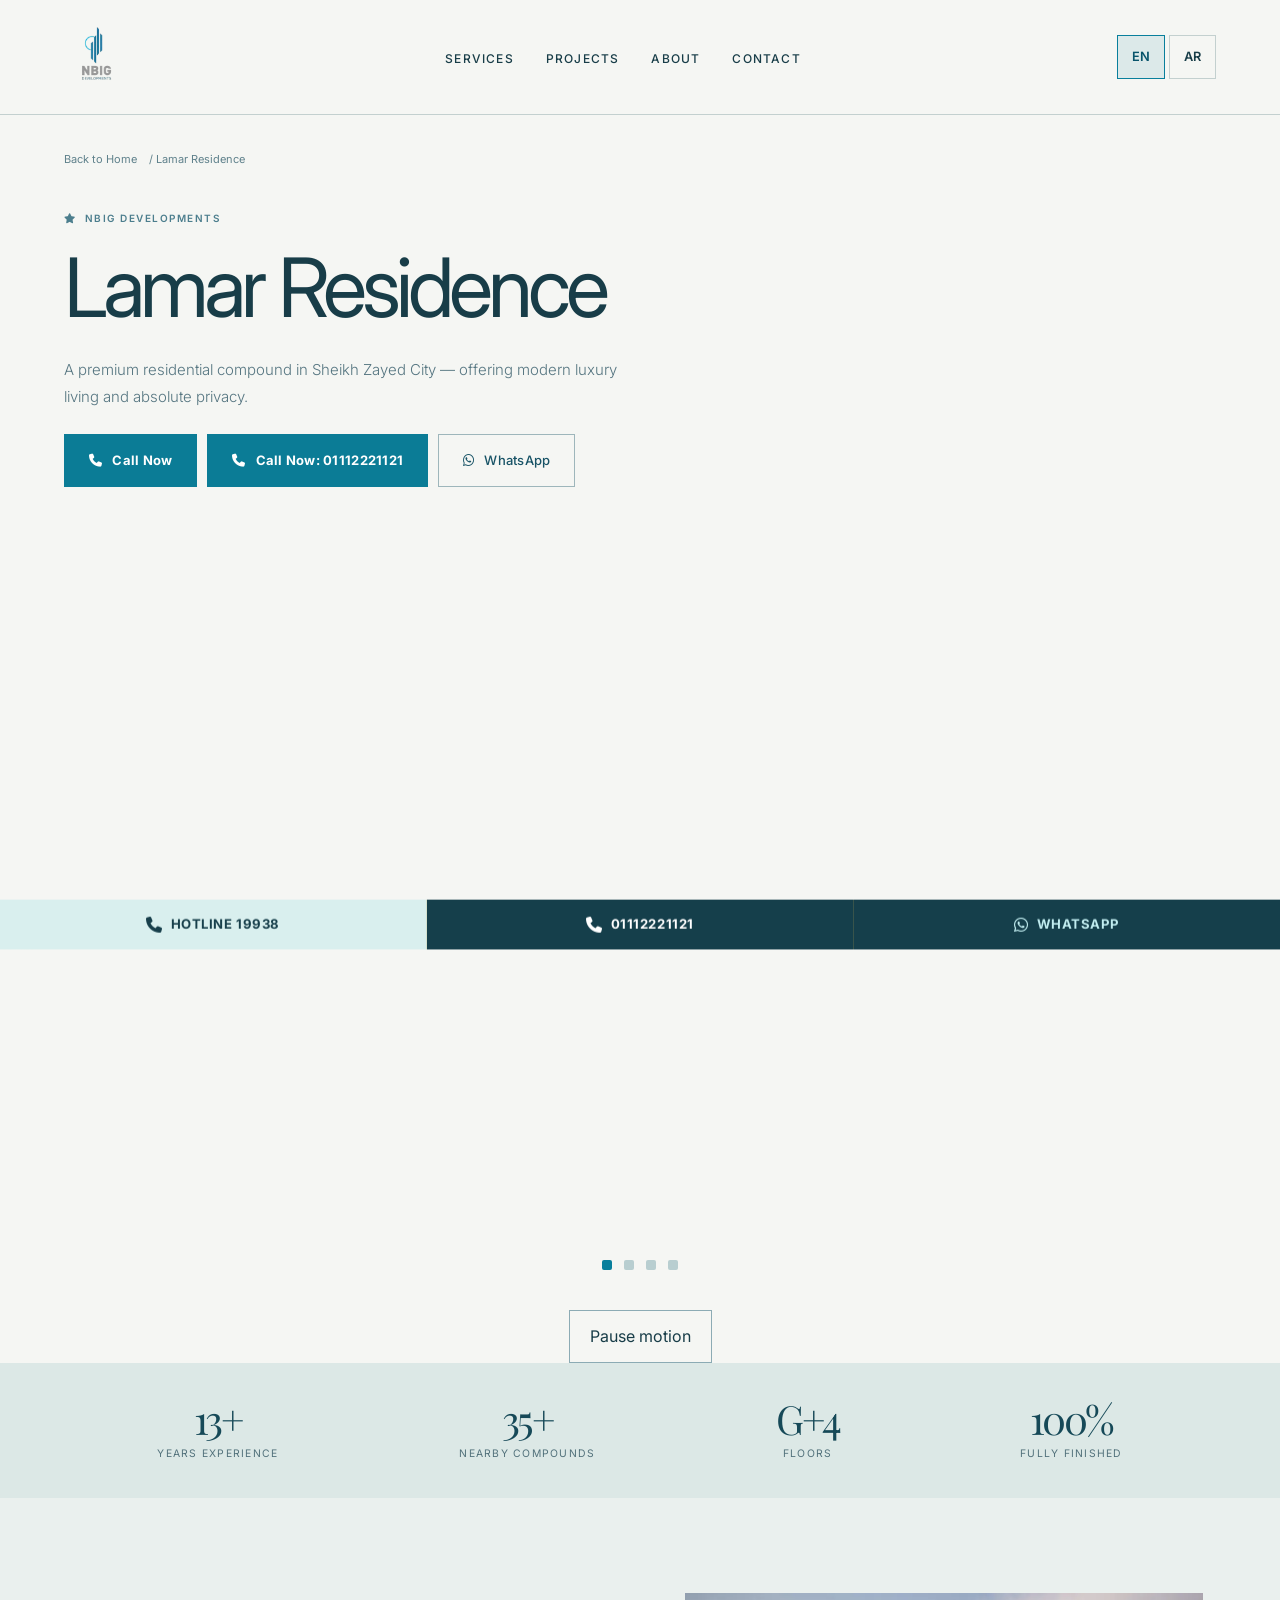
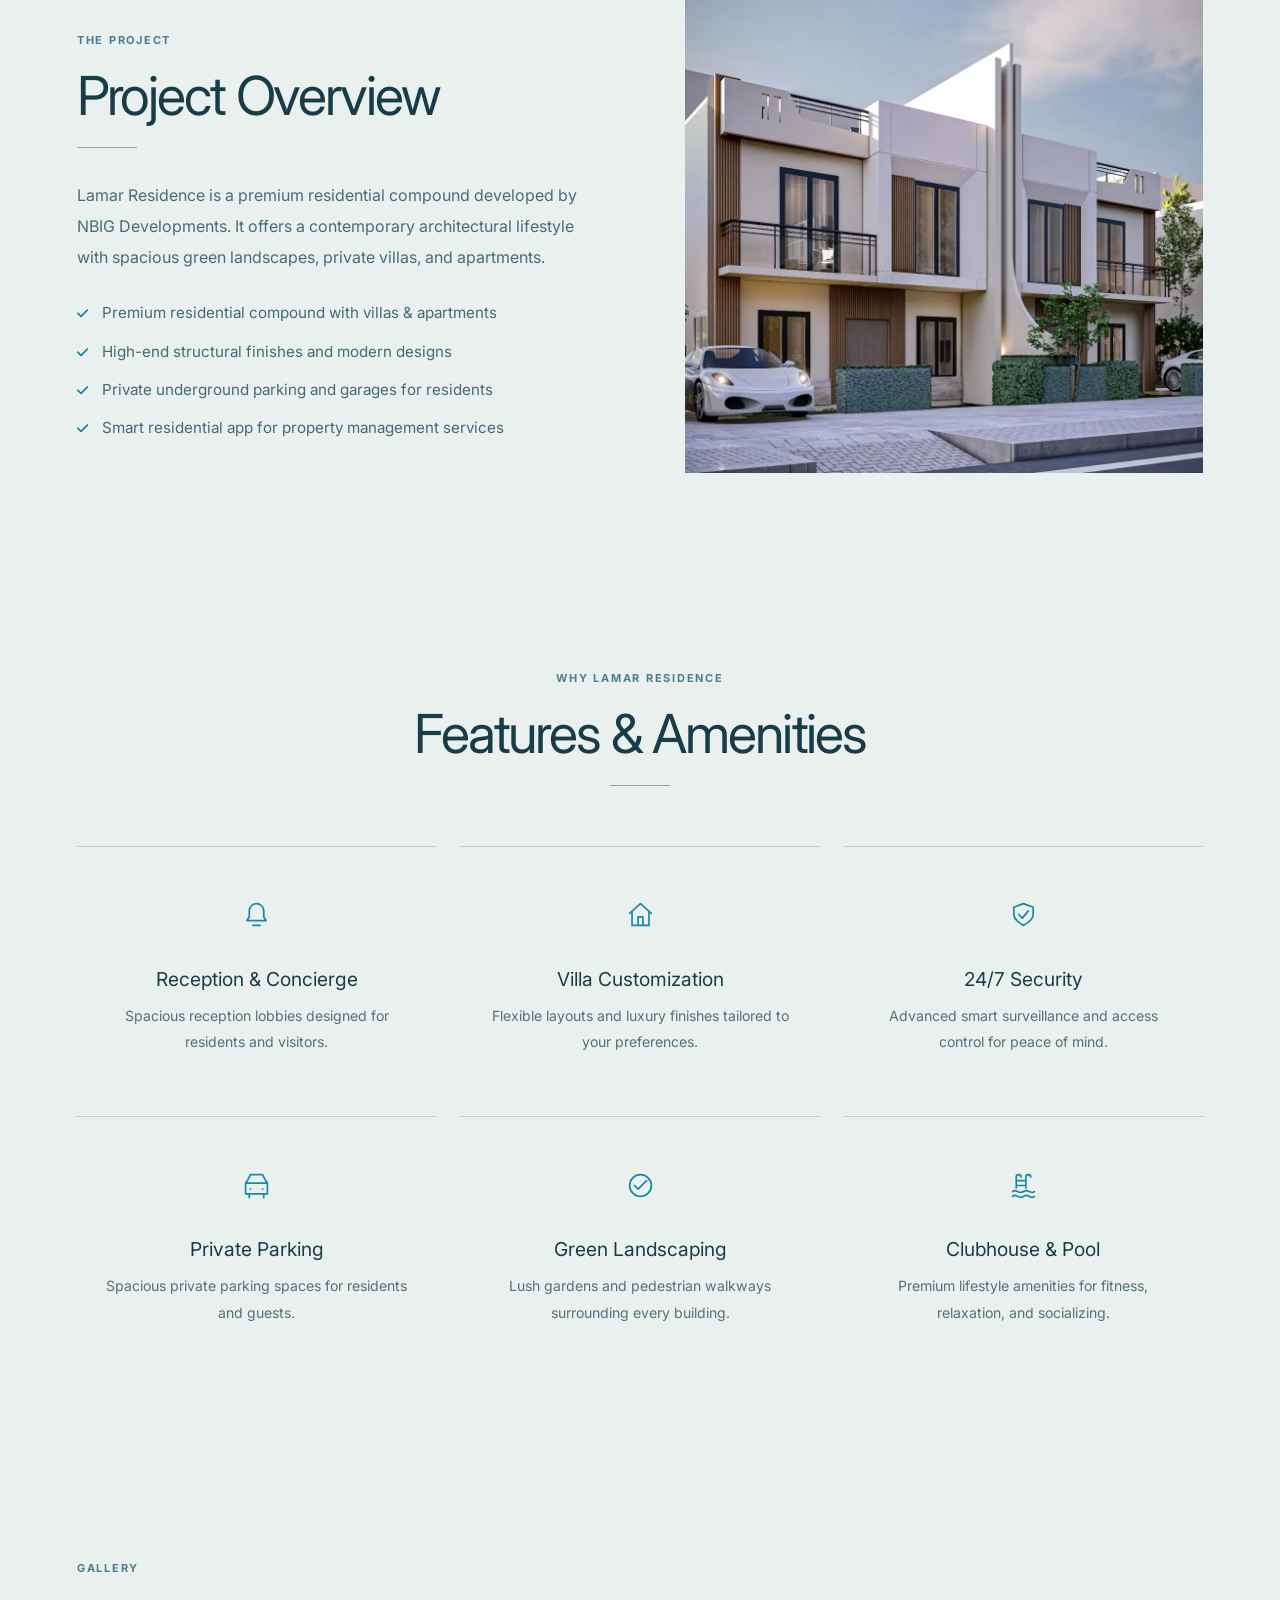
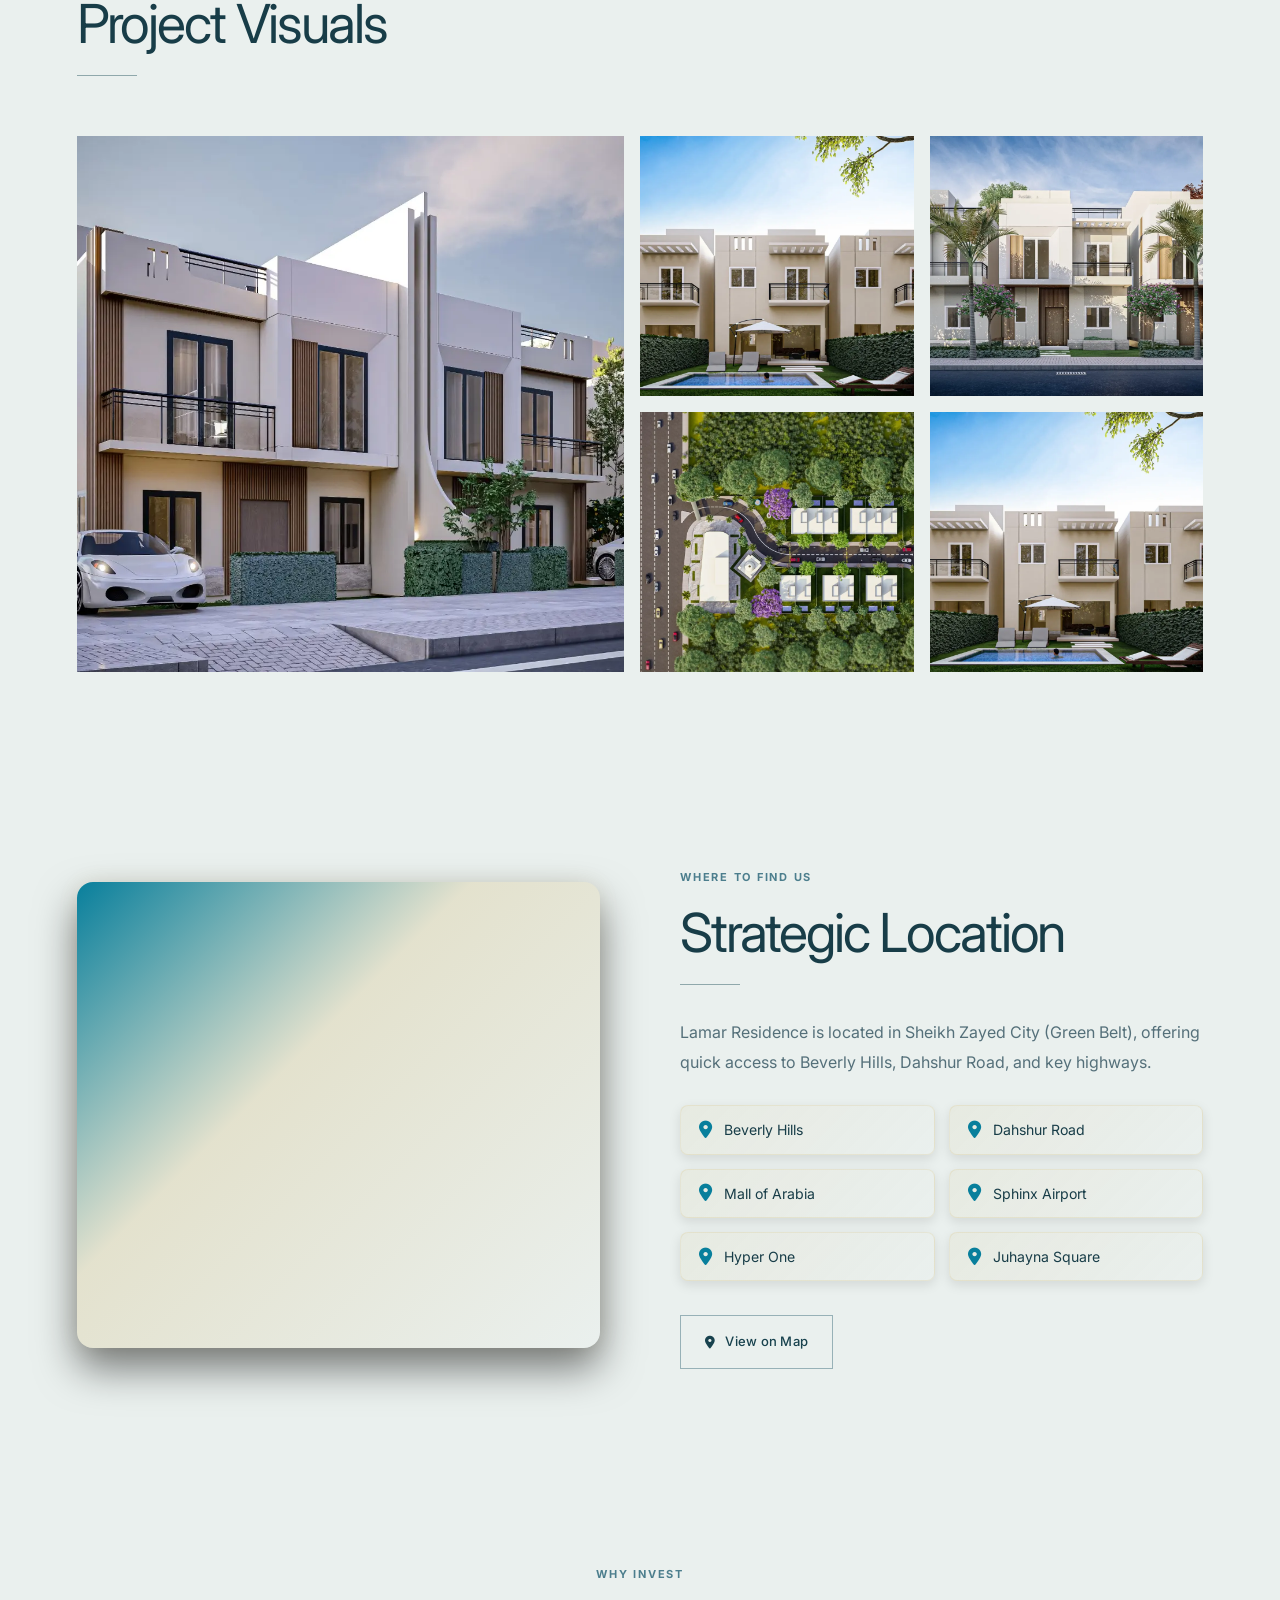
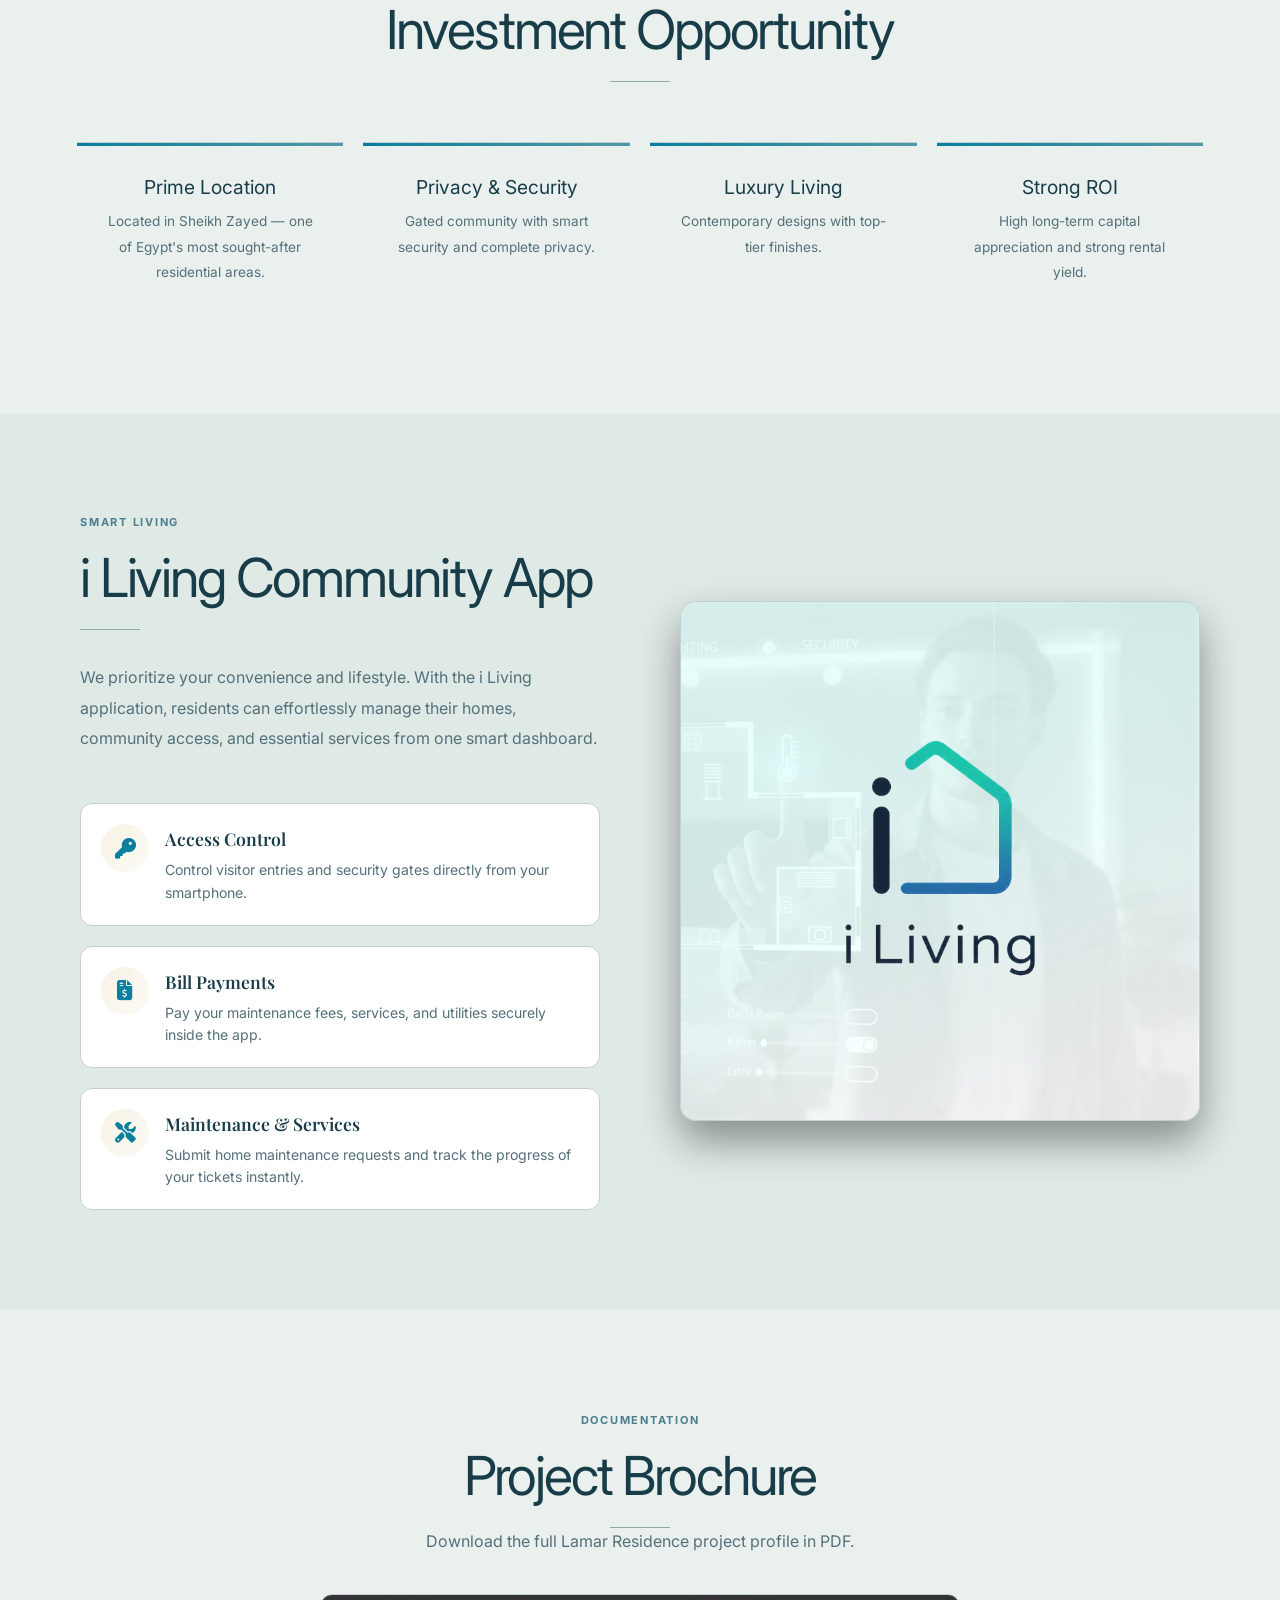
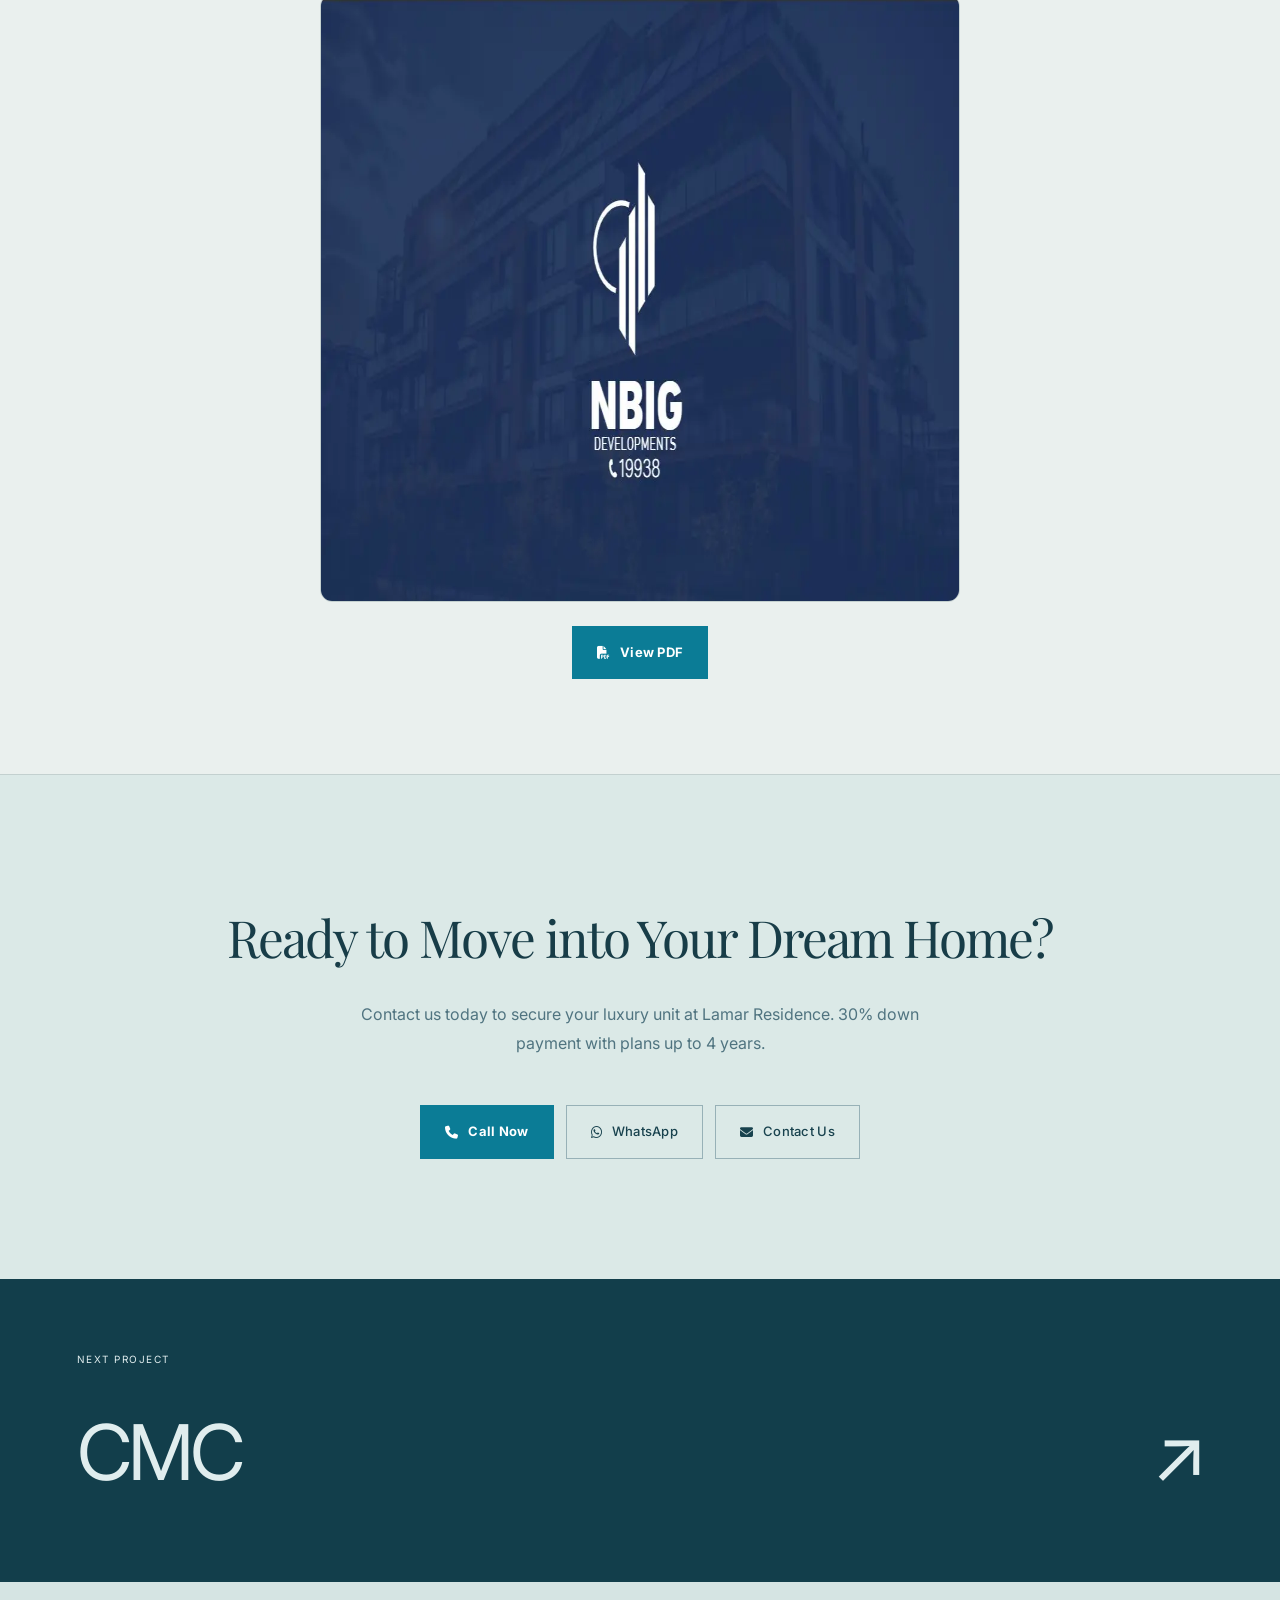
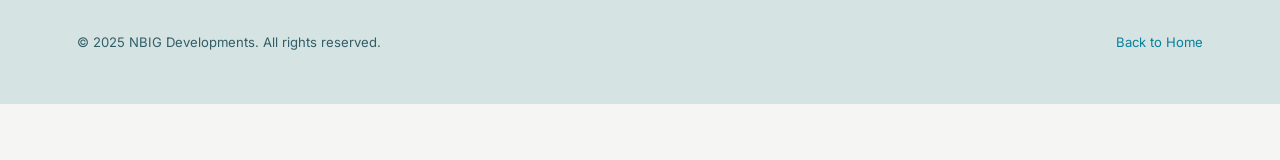
<file: lamar-residence.html>
<!DOCTYPE html>

<html dir="ltr" lang="en">
<head>
<link as="image" fetchpriority="high" href="images/lamar-1-mobile.webp" media="(max-width: 768px)" rel="preload"/>
<link as="image" fetchpriority="high" href="images/lamar-1.webp" media="(min-width: 769px)" rel="preload"/>
<link href="https://new-build-egypt.com/lamar-residence" rel="canonical"/>
<meta charset="utf-8"/>
<meta content="width=device-width,initial-scale=1.0" name="viewport"/>
<title>Lamar Residence | NBIG Developments</title>
<link href="images/logo.png" rel="icon"/>
<meta content="Lamar Residence by NBIG Developments – Premium residential compound in Sheikh Zayed." name="description"/>
<link href="https://fonts.googleapis.com" rel="preconnect"/>
<link crossorigin="" href="https://fonts.gstatic.com" rel="preconnect"/>
<link as="style" href="https://fonts.googleapis.com/css2?family=Playfair+Display:wght@400;700;900&amp;family=Inter:wght@300;400;500;600&amp;display=swap" onload="this.onload=null;this.rel='stylesheet'" rel="preload"/><noscript><link href="https://fonts.googleapis.com/css2?family=Playfair+Display:wght@400;700;900&amp;family=Inter:wght@300;400;500;600&amp;display=swap" rel="stylesheet"/></noscript>
<link as="style" href="https://cdnjs.cloudflare.com/ajax/libs/font-awesome/6.5.0/css/all.min.css" onload="this.onload=null;this.rel='stylesheet'" rel="preload"/><noscript><link href="https://cdnjs.cloudflare.com/ajax/libs/font-awesome/6.5.0/css/all.min.css" rel="stylesheet"/></noscript>
<style>:root{--gold:#c9a84c;--gold-light:#e8c96d;--dark:#080810;--dark2:#0f0f1e;--dark3:#16162a;--glass:rgba(255,255,255,0.04);--gb:rgba(201,168,76,0.2);--text:#f0ece0;--muted:rgba(240,236,224,0.6);}*{margin:0;padding:0;box-sizing:border-box;}html{scroll-behavior:smooth;}body{background:var(--dark);color:var(--text);font-family:'Inter',sans-serif;overflow-x:hidden;}#loader{position:fixed;inset:0;background:var(--dark);display:flex;align-items:center;justify-content:center;z-index:9999;transition:opacity .6s;}#loader.hidden{opacity:0;pointer-events:none;}.li{display:flex;flex-direction:column;align-items:center;gap:20px;}.ll{width:80px;animation:pulse 1.5s ease-in-out infinite;}.lr{width:50px;height:50px;border:3px solid rgba(201,168,76,.2);border-top-color:var(--gold);border-radius:50%;animation:spin 1s linear infinite;}@keyframes spin{to{transform:rotate(360deg);}}@keyframes pulse{0%,100%{transform:scale(1);}50%{transform:scale(1.08);}}@keyframes fadeUp{from{opacity:0;transform:translateY(30px);}to{opacity:1;transform:translateY(0);}}header{position:fixed;top:0;left:0;right:0;z-index:1000;padding:18px 40px;display:flex;align-items:center;justify-content:space-between;transition:background .4s;}header.scrolled{background:rgba(8,8,16,.92);backdrop-filter:blur(20px);border-bottom:1px solid var(--gb);}.logo img{height:50px;filter:brightness(0)invert(1);}nav ul{list-style:none;display:flex;gap:32px;}nav a{color:var(--muted);text-decoration:none;font-size:.9rem;font-weight:500;letter-spacing:.05em;transition:color .3s;text-transform:uppercase;}nav a:hover{color:var(--gold);}.lb{background:none;border:1px solid var(--gb);color:var(--muted);padding:6px 14px;border-radius:4px;cursor:pointer;font-size:.8rem;font-weight:600;transition:all .3s;}.lb.active,.lb:hover{background:var(--gold);color:var(--dark);border-color:var(--gold);}.ls{display:flex;gap:8px;}.mc{display:none;}.mt{display:none;flex-direction:column;gap:6px;background:none;border:none;cursor:pointer;padding:4px;}.mt span{display:block;width:26px;height:2px;background:var(--text);}.hero{position:relative;height:100vh;min-height:650px;display:flex;align-items:center;overflow:hidden;}.hs{position:absolute;inset:0;}.hs div{position:absolute;inset:0;background-size:cover;background-position:center;opacity:0;transition:opacity 1.2s;}.hs div.active{opacity:1;}.hs div::after{content:'';position:absolute;inset:0;background:linear-gradient(105deg,rgba(8,8,16,.85)0%,rgba(8,8,16,.5)60%,transparent 100%);}.hc{position:relative;z-index:2;padding:0 80px;max-width:750px;}.htag{display:inline-flex;align-items:center;gap:8px;background:rgba(201,168,76,.12);border:1px solid var(--gb);border-radius:40px;padding:6px 20px;font-size:.78rem;font-weight:600;letter-spacing:.12em;color:var(--gold);text-transform:uppercase;margin-bottom:28px;animation:fadeUp .8s ease both;}.hero h1{font-family:'Playfair Display',serif;font-size:clamp(2.8rem,6vw,5.5rem);font-weight:900;line-height:1.05;margin-bottom:20px;animation:fadeUp .8s .15s ease both;}.hero h1 span{color:var(--gold);}.hsub{font-size:1.1rem;font-weight:300;color:var(--muted);line-height:1.7;max-width:480px;margin-bottom:44px;animation:fadeUp .8s .3s ease both;}.hbtns{display:flex;gap:16px;flex-wrap:wrap;animation:fadeUp .8s .45s ease both;}.bg{display:inline-flex;align-items:center;gap:10px;background:linear-gradient(135deg,var(--gold),var(--gold-light));color:var(--dark);padding:14px 32px;border-radius:6px;font-weight:700;font-size:.95rem;text-decoration:none;transition:transform .25s,box-shadow .25s;}.bg:hover{transform:translateY(-2px);box-shadow:0 12px 35px rgba(201,168,76,.35);}.bo{display:inline-flex;align-items:center;gap:10px;background:transparent;border:1px solid var(--gb);color:var(--text);padding:14px 32px;border-radius:6px;font-weight:500;font-size:.95rem;text-decoration:none;transition:all .25s;}.bo:hover{border-color:var(--gold);color:var(--gold);}.hdots{position:absolute;bottom:40px;left:80px;display:flex;gap:10px;z-index:2;}.dot{width:28px;height:3px;background:rgba(255,255,255,.25);border-radius:2px;cursor:pointer;transition:all .3s;}.dot.active{background:var(--gold);width:48px;}.sbar{background:linear-gradient(135deg,var(--dark2),var(--dark3));border-top:1px solid var(--gb);border-bottom:1px solid var(--gb);padding:40px 80px;display:flex;justify-content:space-around;align-items:center;flex-wrap:wrap;gap:30px;}.sn{font-family:'Playfair Display',serif;font-size:2.8rem;font-weight:700;color:var(--gold);line-height:1;}.sl{font-size:.8rem;color:var(--muted);text-transform:uppercase;letter-spacing:.1em;margin-top:6px;text-align:center;}.stat{text-align:center;}section{padding:100px 80px;}.stag{display:inline-block;color:var(--gold);font-size:.75rem;font-weight:700;letter-spacing:.2em;text-transform:uppercase;margin-bottom:16px;}.stitle{font-family:'Playfair Display',serif;font-size:clamp(2rem,4vw,3.2rem);font-weight:700;line-height:1.15;margin-bottom:20px;}.ssep{width:60px;height:2px;background:linear-gradient(90deg,var(--gold),transparent);margin-bottom:32px;}.ov2col{display:grid;grid-template-columns:1fr 1fr;gap:80px;align-items:center;}.ovt p{color:var(--muted);line-height:1.9;margin-bottom:28px;}.cl{list-style:none;display:flex;flex-direction:column;gap:14px;}.cl li{display:flex;align-items:flex-start;gap:14px;color:var(--muted);font-size:.95rem;line-height:1.6;}.cl li::before{content:'\f00c';font-family:'Font Awesome 6 Free';font-weight:900;color:var(--gold);font-size:.8rem;margin-top:3px;flex-shrink:0;}.ovi{position:relative;}.ovi img{width:100%;border-radius:12px;display:block;object-fit:cover;height:480px;}.ovi::before{content:'';position:absolute;inset:-16px;border:1px solid var(--gb);border-radius:16px;z-index:-1;}.fsec{background:var(--dark2);}.fg{display:grid;grid-template-columns:repeat(3,1fr);gap:24px;margin-top:60px;}.fc{background:var(--glass);border:1px solid var(--gb);border-radius:12px;padding:36px 28px;text-align:center;transition:transform .3s,border-color .3s,box-shadow .3s;backdrop-filter:blur(12px);}.fc:hover{transform:translateY(-6px);border-color:var(--gold);box-shadow:0 20px 50px rgba(201,168,76,.12);}.fi{width:64px;height:64px;background:linear-gradient(135deg,rgba(201,168,76,.15),rgba(201,168,76,.05));border-radius:50%;display:flex;align-items:center;justify-content:center;margin:0 auto 20px;font-size:1.5rem;color:var(--gold);}.fc h3{font-family:'Playfair Display',serif;font-size:1.1rem;font-weight:600;margin-bottom:12px;}.fc p{color:var(--muted);font-size:.88rem;line-height:1.7;}.gg{display:grid;grid-template-columns:2fr 1fr 1fr;grid-template-rows:260px 260px;gap:16px;margin-top:60px;}.gi{overflow:hidden;border-radius:12px;}.gi img{width:100%;height:100%;object-fit:cover;transition:transform .5s;}.gi:hover img{transform:scale(1.06);}.gi:first-child{grid-row:1/3;}.loc2{display:grid;grid-template-columns:1fr 1fr;gap:80px;align-items:center;}
.limg{position:relative;border-radius:16px;padding:3px;background:linear-gradient(135deg,var(--gold),rgba(201,168,76,0.2) 40%,transparent);box-shadow:0 20px 40px rgba(0,0,0,0.5),0 0 20px rgba(201,168,76,0.1);transition:all 0.4s cubic-bezier(0.4,0,0.2,1);}
.limg:hover{box-shadow:0 30px 60px rgba(0,0,0,0.6),0 0 30px rgba(201,168,76,0.25);transform:translateY(-4px);}
.limg iframe{width:100%;height:460px;border:none;border-radius:14px;display:block;transition:all 0.4s ease;}
.ltags{display:grid;grid-template-columns:repeat(auto-fill,minmax(180px,1fr));gap:14px;margin-top:28px;}
.ltag{background:linear-gradient(135deg,rgba(201,168,76,0.08),rgba(255,255,255,0.02));border:1px solid rgba(201,168,76,0.15);border-radius:8px;padding:12px 18px;font-size:0.88rem;color:var(--text);display:flex;align-items:center;gap:12px;transition:all 0.3s cubic-bezier(0.4,0,0.2,1);box-shadow:0 4px 12px rgba(0,0,0,0.1);}
.ltag i{color:var(--gold);font-size:1.1rem;transition:transform 0.3s ease;}
.ltag:hover{transform:translateY(-3px);border-color:var(--gold);background:linear-gradient(135deg,rgba(201,168,76,0.15),rgba(201,168,76,0.05));box-shadow:0 10px 20px rgba(201,168,76,0.08);color:var(--gold-light);}
.ltag:hover i{transform:scale(1.2);color:var(--gold-light);}.ig{display:grid;grid-template-columns:repeat(auto-fit,minmax(220px,1fr));gap:20px;margin-top:60px;}.ic{background:var(--glass);border:1px solid var(--gb);border-radius:12px;padding:32px 24px;text-align:center;position:relative;overflow:hidden;}.ic::before{content:'';position:absolute;top:0;left:0;right:0;height:3px;background:linear-gradient(90deg,var(--gold),var(--gold-light));}.ic h3{font-family:'Playfair Display',serif;font-size:1rem;font-weight:600;margin-bottom:10px;}.ic p{color:var(--muted);font-size:.85rem;line-height:1.6;}.pw{max-width:640px;margin:0 auto;text-align:center;}.pt{border-radius:12px;overflow:hidden;border:1px solid var(--gb);margin-top:40px;transition:box-shadow .3s;}.pt:hover{box-shadow:0 20px 60px rgba(201,168,76,.2);}.pt img{width:100%;display:block;}.ctas{background:linear-gradient(135deg,rgba(201,168,76,.08),rgba(201,168,76,.02));border-top:1px solid var(--gb);text-align:center;padding:120px 80px;}.ctas h2{font-family:'Playfair Display',serif;font-size:clamp(2.2rem,4vw,3.5rem);font-weight:700;margin-bottom:20px;}.ctas p{color:var(--muted);max-width:560px;margin:0 auto 48px;line-height:1.8;}.cbs{display:flex;gap:16px;justify-content:center;flex-wrap:wrap;}.ss{position:fixed;left:0;top:50%;transform:translateY(-50%);display:flex;flex-direction:column;z-index:900;border-radius:0 10px 10px 0;overflow:hidden;box-shadow:2px 0 20px rgba(0,0,0,.3);}.ss a{background:rgba(8,8,16,.9);backdrop-filter:blur(10px);border-bottom:1px solid var(--gb);color:var(--muted);padding:15px 14px;font-size:1.05rem;text-decoration:none;display:flex;align-items:center;justify-content:center;transition:all .3s;}.ss a:last-child{border-bottom:none;}.ss a:hover{background:var(--gold);color:var(--dark);}footer{background:var(--dark2);border-top:1px solid var(--gb);padding:30px 80px;display:flex;align-items:center;justify-content:space-between;font-size:.82rem;color:var(--muted);}footer a{color:var(--gold);text-decoration:none;}.reveal{opacity:0;transform:translateY(40px);transition:opacity .7s,transform .7s;}.reveal.visible{opacity:1;transform:none;}@media(max-width:900px){header{padding:16px 24px;}header.scrolled{backdrop-filter:none;-webkit-backdrop-filter:none;}nav ul{display:none;position:fixed;top:0;left:0;right:0;bottom:0;background:rgba(8,8,16,.98);flex-direction:column;align-items:center;justify-content:center;gap:36px;}nav ul.open{display:flex;}.mt{display:flex;}.mc{display:none;position:absolute;top:20px;right:24px;background:none;border:none;color:var(--text);font-size:1.6rem;cursor:pointer;padding:8px;line-height:1;z-index:1001;transition:color .3s;}.mc:hover{color:var(--gold);}nav ul.open .mc{display:block;}section{padding:70px 28px;}.sbar{padding:36px 28px;}.ov2col,.loc2{grid-template-columns:1fr;gap:44px;}.fg{grid-template-columns:1fr 1fr;}.gg{grid-template-columns:1fr 1fr;grid-template-rows:auto;}.gi:first-child{grid-row:auto;}footer{flex-direction:column;gap:12px;text-align:center;padding:24px;}.ss{display:none;}}@media(max-width:580px){.fg{grid-template-columns:1fr;}.hbtns{flex-direction:column;}.gg{grid-template-columns:1fr;}}[dir="rtl"] .ssep,[dir="rtl"] .ssep{background:linear-gradient(270deg,var(--gold),transparent);}

  /* i Living Section */
  .app-section {
    padding: 100px 80px;
  }
  .app-grid {
    display: grid;
    grid-template-columns: 1fr 1fr;
    gap: 80px;
    align-items: center;
  }
  .app-img {
    position: relative;
    border-radius: 16px;
    overflow: hidden;
    border: 1px solid var(--gb);
    box-shadow: 0 20px 40px rgba(0, 0, 0, 0.4);
    transition: all 0.4s cubic-bezier(0.4, 0, 0.2, 1);
  }
  .app-img img {
    width: 100%;
    height: auto;
    display: block;
    object-fit: cover;
    transition: transform 0.5s ease;
  }
  .app-img:hover {
    transform: translateY(-5px);
    border-color: var(--gold);
    box-shadow: 0 30px 60px rgba(201, 168, 76, 0.15);
  }
  .app-img:hover img {
    transform: scale(1.03);
  }
  .app-info {
    display: flex;
    flex-direction: column;
  }
  .app-features {
    display: grid;
    grid-template-columns: 1fr;
    gap: 20px;
    margin-top: 30px;
  }
  .app-feature-item {
    display: flex;
    align-items: flex-start;
    gap: 16px;
    background: var(--glass);
    border: 1px solid var(--gb);
    border-radius: 12px;
    padding: 20px;
    transition: all 0.3s ease;
  }
  .app-feature-item:hover {
    transform: translateY(-2px);
    border-color: var(--gold);
    background: linear-gradient(135deg, rgba(201, 168, 76, 0.08), rgba(255, 255, 255, 0.02));
    box-shadow: 0 10px 20px rgba(201, 168, 76, 0.05);
  }
  .app-feature-icon {
    width: 48px;
    height: 48px;
    background: linear-gradient(135deg, rgba(201, 168, 76, 0.15), rgba(201, 168, 76, 0.05));
    border-radius: 50%;
    display: flex;
    align-items: center;
    justify-content: center;
    color: var(--gold);
    font-size: 1.3rem;
    flex-shrink: 0;
    transition: transform 0.3s ease;
  }
  .app-feature-item:hover .app-feature-icon {
    transform: scale(1.1);
    color: var(--gold-light);
  }
  .app-feature-text h3 {
    font-family: 'Playfair Display', serif;
    font-size: 1.1rem;
    font-weight: 600;
    margin-bottom: 6px;
  }
  .app-feature-text p {
    color: var(--muted);
    font-size: 0.88rem;
    line-height: 1.6;
  }

  @media(max-width:900px) {
    .app-section {
      padding: 70px 28px;
    }
    .app-grid {
      grid-template-columns: 1fr;
      gap: 40px;
    }
  }
  
    /* ── Floating Bottom Bar ─────────────────────────────────── */
    .float-bar {
      position: fixed; bottom: 0; left: 0; right: 0; z-index: 950;
      display: flex; align-items: stretch;
      background: rgba(8,8,16,.97);
      border-top: 1px solid rgba(201,168,76,0.2);
      backdrop-filter: blur(20px); -webkit-backdrop-filter: blur(20px);
      box-shadow: 0 -4px 30px rgba(0,0,0,.5);
      transform: translateY(100%);
      transition: transform .4s cubic-bezier(.4,0,.2,1);
    }
    .float-bar.visible { transform: translateY(0); }
    .float-bar a {
      flex: 1; display: flex; align-items: center; justify-content: center; gap: 8px;
      padding: 14px 10px; text-decoration: none; font-size: .82rem; font-weight: 700;
      letter-spacing: .04em; text-transform: uppercase;
      transition: background .25s, color .25s;
      border-right: 1px solid rgba(201,168,76,0.2);
    }
    .float-bar a:last-child { border-right: none; }
    .float-bar .fb-hotline { background: linear-gradient(135deg,#c9a84c,#e8c96d); color: #080810; }
    .float-bar .fb-hotline:hover { filter: brightness(1.1); }
    .float-bar .fb-call { color: #e8c96d; }
    .float-bar .fb-call:hover { background: rgba(201,168,76,.12); color: #c9a84c; }
    .float-bar .fb-wa { color: #25d366; }
    .float-bar .fb-wa:hover { background: rgba(37,211,102,.1); }
    .float-bar i { font-size: 1rem; }
    @media(max-width:580px) {
      .float-bar a { font-size: .72rem; padding: 12px 6px; gap: 5px; }
      .float-bar i { font-size: .9rem; }
    }

  </style>
<link href="css/editorial.css" rel="stylesheet"/>
<script defer="" src="js/site-quality.js"></script>
</head>
<body class="nbig-complete project-page">
<a class="skip-link" href="#main-content">Skip to content</a>
<div id="loader">
<div class="li"><img alt="NBIG" class="ll" height="80" src="images/logo.webp" width="80"/>
<div class="lr"></div>
</div>
</div>
<div class="ss">
<a aria-label="Facebook Profile" href="https://www.facebook.com/nbigdevelopments" rel="noopener noreferrer" target="_blank"><i class="fab fa-facebook-f"></i></a>
<a aria-label="Instagram Profile" href="https://www.instagram.com/nbigdevelopments/" rel="noopener noreferrer" target="_blank"><i class="fab fa-instagram"></i></a>
<a aria-label="YouTube Channel" href="https://www.youtube.com/@nbigdevelopments6485" rel="noopener noreferrer" target="_blank"><i class="fab fa-youtube"></i></a>
<a aria-label="WhatsApp Contact" href="https://wa.me/201112221121" rel="noopener noreferrer" target="_blank"><i class="fab fa-whatsapp"></i></a>
<a aria-label="Call Helpline" href="tel:19938"><i class="fas fa-phone"></i></a>
</div>
<header id="header">
<div class="logo"><a href="index.html"><img alt="NBIG Developments" class="header-logo" height="50" src="images/logo.webp" width="50"/></a></div>
<nav><button aria-label="Open navigation menu" class="mt" id="mt"><span></span><span></span><span></span></button>
<ul id="nm">
<button aria-label="Close menu" class="mc" id="mc"><i class="fas fa-times"></i></button>
<li><a data-t="ns" href="index.html#services">Services</a></li>
<li><a data-t="np" href="index.html#portfolio">Projects</a></li>
<li><a data-t="na" href="index.html#about">About</a></li>
<li><a data-t="nc" href="index.html#contact">Contact</a></li>
</ul>
</nav>
<div class="ls"><button class="lb active" id="ben">EN</button><button class="lb" id="bar">AR</button></div>
</header>
<section class="hero" id="main-content"><div class="project-breadcrumb"><a data-t="bh" href="index.html">← Home</a><span> / Lamar Residence</span></div>
<div class="hs" id="hs">
<div class="active">
<picture>
<source media="(max-width: 768px)" srcset="images/lamar-1-mobile.webp"/>
<img alt="Lamar 1" decoding="async" fetchpriority="high" loading="eager" src="images/lamar-1.webp" style="width: 100%; height: 100%; object-fit: cover;"/>
</picture>
</div>
<div>
<picture>
<source media="(max-width: 768px)" srcset="images/lamar-2-mobile.webp"/>
<img alt="Lamar 2" decoding="async" loading="lazy" src="images/lamar-2.webp" style="width: 100%; height: 100%; object-fit: cover;"/>
</picture>
</div>
<div>
<picture>
<source media="(max-width: 768px)" srcset="images/lamar-3-mobile.webp"/>
<img alt="Lamar 3" decoding="async" loading="lazy" src="images/lamar-3.webp" style="width: 100%; height: 100%; object-fit: cover;"/>
</picture>
</div>
<div>
<picture>
<source media="(max-width: 768px)" srcset="images/lamar-4-mobile.webp"/>
<img alt="Lamar 4" decoding="async" loading="lazy" src="images/lamar-4.webp" style="width: 100%; height: 100%; object-fit: cover;"/>
</picture>
</div>
</div>
<div class="hc">
<div class="htag"><i class="fas fa-star"></i> <span data-t="ht">NBIG Developments</span></div>
<h1 data-t="h1">Lamar Residence</h1>
<p class="hsub" data-t="hs2">A premium residential compound in Sheikh Zayed City — offering modern luxury living and absolute privacy.</p>
<div class="hbtns">
<a class="bg" href="tel:19938" id="hero-hotline-btn">
<i aria-hidden="true" class="fas fa-phone"></i>
<span data-t="cn">Hotline 19938</span>
</a>
<a class="bg" href="tel:+201112221121" id="hero-call-btn">
<i aria-hidden="true" class="fas fa-phone"></i>
<span data-t="cn2">Call Now: 01112221121</span>
</a>
<a class="bo" href="https://wa.me/201112221121" id="hero-wa-btn" rel="noopener noreferrer" target="_blank">
<i aria-hidden="true" class="fab fa-whatsapp"></i>
<span>WhatsApp</span>
</a>
</div>
</div>
<div class="hdots" id="hd"></div>
</section>
<div class="sbar">
<div class="stat">
<div class="sn">13+</div>
<div class="sl" data-t="sy">Years Experience</div>
</div>
<div class="stat">
<div class="sn">35+</div>
<div class="sl" data-t="sc">Nearby Compounds</div>
</div>
<div class="stat">
<div class="sn">G+4</div>
<div class="sl" data-t="sf">Floors</div>
</div>
<div class="stat">
<div class="sn">100%</div>
<div class="sl" data-t="sd">Fully Finished</div>
</div>
</div>
<section>
<div class="ov2col reveal">
<div class="ovt">
<span class="stag" data-t="ot">The Project</span>
<h2 class="stitle" data-t="oti">Project Overview</h2>
<div class="ssep"></div>
<p data-t="ox">Lamar Residence is a premium residential compound developed by NBIG Developments. It offers a contemporary architectural lifestyle with spacious green landscapes, private villas, and apartments.</p>
<ul class="cl">
<li data-t="o1">Premium residential compound with villas &amp; apartments</li>
<li data-t="o2">High-end structural finishes and modern designs</li>
<li data-t="o3">Private underground parking and garages for residents</li>
<li data-t="o4">Smart residential app for property management services</li>
</ul>
</div>
<div class="ovi"><img alt="Lamar Residence" decoding="async" height="982" loading="lazy" src="images/lamar-1.webp" width="1600"/></div>
</div>
</section>
<section class="fsec">
<div style="text-align:center;">
<span class="stag" data-t="ft">Why Lamar Residence</span>
<h2 class="stitle" data-t="fti">Features &amp; Amenities</h2>
<div class="ssep" style="margin:0 auto;"></div>
</div>
<div class="fg reveal">
<div class="fc">
<div class="fi"><svg aria-hidden="true" class="nbig-line-icon" fill="none" stroke="currentColor" stroke-linecap="round" stroke-linejoin="round" stroke-width="1.4" viewbox="0 0 24 24"><path d="M4 17h16l-2-3V9a6 6 0 0 0-12 0v5zM9 21h6"></path></svg></div>
<h3 data-t="f1">Reception &amp; Concierge</h3>
<p data-t="f1d">Spacious reception lobbies designed for residents and visitors.</p>
</div>
<div class="fc">
<div class="fi"><svg aria-hidden="true" class="nbig-line-icon" fill="none" stroke="currentColor" stroke-linecap="round" stroke-linejoin="round" stroke-width="1.4" viewbox="0 0 24 24"><path d="m3 11 9-8 9 8M5 10v11h14V10M10 21v-7h4v7"></path></svg></div>
<h3 data-t="f2">Villa Customization</h3>
<p data-t="f2d">Flexible layouts and luxury finishes tailored to your preferences.</p>
</div>
<div class="fc">
<div class="fi"><svg aria-hidden="true" class="nbig-line-icon" fill="none" stroke="currentColor" stroke-linecap="round" stroke-linejoin="round" stroke-width="1.4" viewbox="0 0 24 24"><path d="M12 3 4 6v6c0 5 8 9 8 9s8-4 8-9V6z"></path><path d="m8 12 3 3 5-6"></path></svg></div>
<h3 data-t="f3">24/7 Security</h3>
<p data-t="f3d">Advanced smart surveillance and access control for peace of mind.</p>
</div>
<div class="fc">
<div class="fi"><svg aria-hidden="true" class="nbig-line-icon" fill="none" stroke="currentColor" stroke-linecap="round" stroke-linejoin="round" stroke-width="1.4" viewbox="0 0 24 24"><path d="m5 7 2-4h10l2 4 2 3v9H3v-9zM3 10h18M7 15h.01M17 15h.01M6 19v3M18 19v3"></path></svg></div>
<h3 data-t="f4">Private Parking</h3>
<p data-t="f4d">Spacious private parking spaces for residents and guests.</p>
</div>
<div class="fc">
<div class="fi"><svg aria-hidden="true" class="nbig-line-icon" fill="none" stroke="currentColor" stroke-linecap="round" stroke-linejoin="round" stroke-width="1.4" viewbox="0 0 24 24"><circle cx="12" cy="12" r="9"></circle><path d="m7 12 3 3 7-7"></path></svg></div>
<h3 data-t="f5">Green Landscaping</h3>
<p data-t="f5d">Lush gardens and pedestrian walkways surrounding every building.</p>
</div>
<div class="fc">
<div class="fi"><svg aria-hidden="true" class="nbig-line-icon" fill="none" stroke="currentColor" stroke-linecap="round" stroke-linejoin="round" stroke-width="1.4" viewbox="0 0 24 24"><path d="M3 17c3-3 5 3 9 0s6 3 9 0M3 21c3-3 5 3 9 0s6 3 9 0M6 14V5a2 2 0 0 1 4 0m4 9V5a2 2 0 0 1 4 0M6 8h8M6 12h8"></path></svg></div>
<h3 data-t="f6">Clubhouse &amp; Pool</h3>
<p data-t="f6d">Premium lifestyle amenities for fitness, relaxation, and socializing.</p>
</div>
</div>
</section>
<section>
<span class="stag" data-t="gt">Gallery</span>
<h2 class="stitle" data-t="gti">Project Visuals</h2>
<div class="ssep"></div>
<div class="gg reveal">
<div class="gi"><img alt="Lamar Residence 1" decoding="async" height="982" loading="lazy" src="images/lamar-1.webp" width="1600"/></div>
<div class="gi"><img alt="Lamar Residence 2" decoding="async" height="900" loading="lazy" src="images/lamar-2.webp" width="1600"/></div>
<div class="gi"><img alt="Lamar Residence 3" decoding="async" height="900" loading="lazy" src="images/lamar-3.webp" width="1600"/></div>
<div class="gi"><img alt="Lamar Residence 4" decoding="async" height="900" loading="lazy" src="images/lamar-4.webp" width="1600"/></div>
<div class="gi"><img alt="Lamar Residence 5" decoding="async" height="900" loading="lazy" src="images/lamar-2.webp" width="1600"/></div>
</div>
</section>
<section class="fsec">
<div class="loc2 reveal">
<div class="limg"><iframe allowfullscreen="" height="450" loading="lazy" referrerpolicy="no-referrer-when-downgrade" src="https://www.google.com/maps/embed?pb=!1m17!1m12!1m3!1d4278.981186100874!2d30.853971975551694!3d29.991465874950343!2m3!1f0!2f0!3f0!3m2!1i1024!2i768!4f13.1!3m2!1m1!2zMjnCsDU5JzI5LjMiTiAzMMKwNTEnMjMuNiJF!5e1!3m2!1sen!2seg!4v1780844963965!5m2!1sen!2seg" style="border:0;" width="600"></iframe></div>
<div>
<span class="stag" data-t="lt">Where to Find Us</span>
<h2 class="stitle" data-t="lti">Strategic Location</h2>
<div class="ssep"></div>
<p data-t="ld" style="color:var(--muted);line-height:1.9;margin-bottom:28px;">Lamar Residence is located in Sheikh Zayed City (Green Belt), offering quick access to Beverly Hills, Dahshur Road, and key highways.</p>
<div class="ltags">
<div class="ltag"><i class="fas fa-location-dot"></i>Beverly Hills</div>
<div class="ltag"><i class="fas fa-location-dot"></i>Dahshur Road</div>
<div class="ltag"><i class="fas fa-location-dot"></i>Mall of Arabia</div>
<div class="ltag"><i class="fas fa-location-dot"></i>Sphinx Airport</div>
<div class="ltag"><i class="fas fa-location-dot"></i>Hyper One</div>
<div class="ltag"><i class="fas fa-location-dot"></i>Juhayna Square</div>
</div>
<br/>
<a class="bo" href="https://maps.app.goo.gl/XT7N8WEVAR4ZdRbi9" rel="noopener noreferrer" style="display:inline-flex;margin-top:8px" target="_blank"><i class="fas fa-map-marker-alt"></i> <span data-t="mb">View on
            Map</span></a>
</div>
</div>
</section>
<section>
<div style="text-align:center;"><span class="stag" data-t="invt">Why Invest</span>
<h2 class="stitle" data-t="invti">Investment Opportunity</h2>
<div class="ssep" style="margin:0 auto;"></div>
</div>
<div class="ig reveal">
<div class="ic">
<h3 data-t="i1">Prime Location</h3>
<p data-t="i1d">Located in Sheikh Zayed — one of Egypt's most sought-after residential areas.</p>
</div>
<div class="ic">
<h3 data-t="i2">Privacy &amp; Security</h3>
<p data-t="i2d">Gated community with smart security and complete privacy.</p>
</div>
<div class="ic">
<h3 data-t="i3">Luxury Living</h3>
<p data-t="i3d">Contemporary designs with top-tier finishes.</p>
</div>
<div class="ic">
<h3 data-t="i4">Strong ROI</h3>
<p data-t="i4d">High long-term capital appreciation and strong rental yield.</p>
</div>
</div>
</section>
<!-- I LIVING APP SECTION -->
<section class="app-section">
<div class="app-grid reveal">
<div class="app-info">
<span class="stag" data-t="apt">Smart Living</span>
<h2 class="stitle" data-t="apti">i Living Community App</h2>
<div class="ssep"></div>
<p data-t="apd" style="color:var(--muted); line-height:1.9; margin-bottom:20px;">We prioritize your convenience and lifestyle. With the i Living application, residents can effortlessly manage their homes, community access, and essential services from one smart dashboard.</p>
<div class="app-features">
<div class="app-feature-item">
<div class="app-feature-icon"><i class="fas fa-key"></i></div>
<div class="app-feature-text">
<h3 data-t="apf1">Access Control</h3>
<p data-t="apf1d">Control visitor entries and security gates directly from your smartphone.</p>
</div>
</div>
<div class="app-feature-item">
<div class="app-feature-icon"><i class="fas fa-file-invoice-dollar"></i></div>
<div class="app-feature-text">
<h3 data-t="apf2">Bill Payments</h3>
<p data-t="apf2d">Pay your maintenance fees, services, and utilities securely inside the app.</p>
</div>
</div>
<div class="app-feature-item">
<div class="app-feature-icon"><i class="fas fa-screwdriver-wrench"></i></div>
<div class="app-feature-text">
<h3 data-t="apf3">Maintenance Requests</h3>
<p data-t="apf3d">Submit home maintenance requests and track the progress of your tickets instantly.</p>
</div>
</div>
</div>
</div>
<div class="app-img">
<img alt="i Living App" src="images/iliving icon.jpg"/>
</div>
</div>
</section>
<section class="fsec">
<div class="pw reveal">
<span class="stag" data-t="pdft">Documentation</span>
<h2 class="stitle" data-t="pdfti">Project Brochure</h2>
<div class="ssep" style="margin:0 auto;"></div>
<p data-t="pdfd" style="color:var(--muted);">Download the full Lamar Residence project profile in PDF format.</p>
<a href="pdf/Lamar Residences.pdf" rel="noopener noreferrer" target="_blank">
<div class="pt"><img alt="Lamar Residence Brochure" decoding="async" height="606" loading="lazy" src="images/cmc-pdf-thumbnail.webp" width="1066"/></div>
</a>
<div style="margin-top:24px;"><a class="bg" href="pdf/Lamar Residences.pdf" rel="noopener noreferrer" target="_blank"><i class="fas fa-file-pdf"></i> <span data-t="pdfv">View PDF</span></a></div>
</div>
</section>
<section class="ctas reveal">
<h2 data-t="ct">Ready to Move into Your Dream Home?</h2>
<p data-t="cd">Contact us today to secure your luxury unit at Lamar Residence. 30% down payment with payment plans up to 4
      years.</p>
<div class="cbs">
<a class="bg" href="tel:+201112221121"><i class="fas fa-phone"></i> <span data-t="cb1">Call Now</span></a>
<a class="bo" href="https://wa.me/201112221121" rel="noopener noreferrer" target="_blank"><i class="fab fa-whatsapp"></i> WhatsApp</a>
<a class="bo" href="index.html#contact"><i class="fas fa-envelope"></i> <span data-t="cb3">Contact Us</span></a>
</div>
</section>
<section class="next-project"><span data-t="nextProject">NEXT PROJECT</span><a href="cmc.html">CMC <span>↗</span></a></section><footer style="margin-bottom:56px;">
<div>© 2025 NBIG Developments. <span data-t="rg">All rights reserved.</span></div>
<a data-t="bh" href="index.html">← Back to Home</a>
</footer>
<script>window.addEventListener('load', () => { setTimeout(() => document.getElementById('loader').classList.add('hidden'), 500); });
window.addEventListener('scroll', () => { document.getElementById('header').classList.toggle('scrolled', scrollY > 60); });
document.getElementById('mt').onclick = () => document.getElementById('nm').classList.toggle('open');
document.querySelectorAll('#nm a').forEach(a => a.addEventListener('click', () => document.getElementById('nm').classList.remove('open')));
document.getElementById('mc').onclick = () => document.getElementById('nm').classList.remove('open');
const sl = document.querySelectorAll('.hs div'), dw = document.getElementById('hd'); let cur = 0;
sl.forEach((_, i) => { const d = document.createElement('div'); d.className = 'dot' + (i === 0 ? ' active' : ''); d.onclick = () => gt(i); dw.appendChild(d); });
function gt(n) { sl[cur].classList.remove('active'); dw.children[cur].classList.remove('active'); cur = n; sl[cur].classList.add('active'); dw.children[cur].classList.add('active'); }
setInterval(() => {if(document.body.dataset.motion!=='paused')gt((cur + 1) % sl.length)}, 5000);
document.querySelectorAll('.reveal').forEach(el => new IntersectionObserver((e) => { if (e[0].isIntersecting) e[0].target.classList.add('visible'); }, { threshold: 0.12 }).observe(el));
const T = { en: { ns: 'Services', np: 'Projects', na: 'About', nc: 'Contact', ht: 'NBIG Developments', h1: 'Lamar Residence', hs2: "A premium residential compound in Sheikh Zayed City — offering modern luxury living and absolute privacy.", cn: 'Call Now', sy: 'Years Experience', sc: 'Nearby Compounds', sf: 'Floors', sd: 'Fully Finished', ot: 'The Project', oti: 'Project Overview', ox: "Lamar Residence is a premium residential compound developed by NBIG Developments. It offers a contemporary architectural lifestyle with spacious green landscapes, private villas, and apartments.", o1: 'Premium residential compound with villas & apartments', o2: 'High-end structural finishes and modern designs', o3: 'Private underground parking and garages for residents', o4: 'Smart residential app for property management services', ft: 'Why Lamar Residence', fti: 'Features & Amenities', f1: 'Reception & Concierge', f1d: 'Spacious reception lobbies designed for residents and visitors.', f2: 'Villa Customization', f2d: 'Flexible layouts and luxury finishes tailored to your preferences.', f3: '24/7 Security', f3d: 'Advanced smart surveillance and access control for peace of mind.', f4: 'Private Parking', f4d: 'Spacious private parking spaces for residents and guests.', f5: 'Green Landscaping', f5d: 'Lush gardens and pedestrian walkways surrounding every building.', f6: 'Clubhouse & Pool', f6d: 'Premium lifestyle amenities for fitness, relaxation, and socializing.', gt: 'Gallery', gti: 'Project Visuals', lt: 'Where to Find Us', lti: 'Strategic Location', ld: "Lamar Residence is located in Sheikh Zayed City (Green Belt), offering quick access to Beverly Hills, Dahshur Road, and key highways.", mb: 'View on Map', invt: 'Why Invest', invti: 'Investment Opportunity', i1: 'Prime Location', i1d: "Located in Sheikh Zayed — one of Egypt's most sought-after residential areas.", i2: 'Privacy & Security', i2d: 'Gated community with smart security and complete privacy.', i3: 'Luxury Living', i3d: 'Contemporary designs with top-tier finishes.', i4: 'Strong ROI', i4d: 'High long-term capital appreciation and strong rental yield.', pdft: 'Documentation', pdfti: 'Project Brochure', pdfd: 'Download the full Lamar Residence project profile in PDF.', pdfv: 'View PDF', ct: 'Ready to Move into Your Dream Home?', cd: 'Contact us today to secure your luxury unit at Lamar Residence. 30% down payment with plans up to 4 years.', cb1: 'Call Now', cb3: 'Contact Us', rg: 'All rights reserved.', ctt: 'تواصل معنا', ctti: 'اتصل بنا', ctd: 'يسعدنا التواصل معك عبر أي من القنوات التالية.', loc: 'مواقعنا', eg: 'الفرع المصري', ega: 'فيلا 4، شارع النرجس، غرب سوميد، المحور المركزي، مدينة 6 أكتوبر — الجيزة', ua: 'الفرع الإماراتي', uaa: 'برج أوبال، بيزنس باي — دبي — الإمارات العربية المتحدة', ph: 'الهاتف', fm: 'أرسل رسالة', fn: 'اسمك', fe: 'بريدك الإلكتروني', fph: 'رقم هاتفك', fmsg: 'رسالتك', fsb: 'إرسال الرسالة', bh: '← Back to Home',
apt: 'Smart Living',
apti: 'i Living Community App',
apd: 'We prioritize your convenience and lifestyle. With the i Living application, residents can effortlessly manage their homes, community access, and essential services from one smart dashboard.',
apf1: 'Access Control',
apf1d: 'Control visitor entries and security gates directly from your smartphone.',
apf2: 'Bill Payments',
apf2d: 'Pay your maintenance fees, services, and utilities securely inside the app.',
apf3: 'Maintenance & Services',
apf3d: 'Submit home maintenance requests and track the progress of your tickets instantly.'
}, ar: { ns: 'الخدمات', np: 'المشاريع', na: 'عن الشركة', nc: 'اتصل بنا', ht: 'ان بي اي جي للتطوير', h1: 'لمار ريزيدنس', hs2: 'مجمع سكني فاخر في قلب مدينة الشيخ زايد — يوفر الخصوصية والرفاهية والهدوء.', cn: 'اتصل الآن', sy: 'سنة خبرة', sc: 'كمبوند مجاور', sf: 'طوابق', sd: 'تشطيب كامل', ot: 'المشروع', oti: 'نظرة عامة', ox: 'لمار ريزيدنس هو كمبوند سكني راقٍ من تطوير NBIG Developments. يقدم حياة عصرية مميزة مع مساحات خضراء واسعة وفيلات وشقق فاخرة.', o1: 'مجمع سكني فاخر يضم فيلات وشقق متنوعة', o2: 'تشطيبات وتصميمات معمارية حديثة وراقية', o3: 'مواقف سيارات خاصة ومغلقة للسكان والزوار', o4: 'تطبيق ذكي للسكان لإدارة الخدمات والصيانة', ft: 'لماذا لمار ريزيدنس', fti: 'الميزات والمرافق', f1: 'استقبال كونسيرج', f1d: 'صالات استقبال واسعة مصممة لراحة السكان والزوار.', f2: 'تصاميم مرنة', f2d: 'مخططات مرنة وتصميمات داخلية تناسب أذواقكم.', f3: 'أمن 24/7', f3d: 'أنظمة أمن ذكية وحراسة على مدار الساعة لراحة بالك.', f4: 'مواقف خاصة', f4d: 'مساحات واسعة لانتظار السيارات مخصصة للسكان والضيوف.', f5: 'حدائق خضراء', f5d: 'مسطحات خضراء ومشايات تحيط بجميع مباني المشروع.', f6: 'كلوب هاوس وحمام سباحة', f6d: 'مرافق متميزة للياقة البدنية والاسترخاء والأنشطة الاجتماعية.', gt: 'معرض الصور', gti: 'صور المشروع', lt: 'أين نحن', lti: 'الموقع الاستراتيجي', ld: 'يقع لمار ريزيدنس في مدينة الشيخ زايد (الحزام الأخضر)، ويوفر وصولاً سريعاً لـ بيفرلي هيلز وطريق دهشور.', mb: 'عرض على الخريطة', invt: 'لماذا تستثمر', invti: 'فرصة استثمارية', i1: 'موقع متميز', i1d: 'في قلب الشيخ زايد — من أكثر المناطق السكنية طلباً في مصر.', i2: 'خصوصية وأمان', i2d: 'مجتمع مغلق يوفر أقصى درجات الأمان والخصوصية للسكان.', i3: 'حياة راقية', i3d: 'تصاميم عصرية تناسب متطلبات الحياة الفاخرة.', i4: 'عائد استثماري', i4d: 'قيمة متزايدة على المدى الطويل وعائد إيجاري مميز.', pdft: 'التوثيق', pdfti: 'كتيب المشروع', pdfd: 'تحميل الملف التعريفي لـ لمار ريزيدنس.', pdfv: 'عرض PDF', ct: 'جاهز للانتقال إلى منزل أحلامك؟', cd: 'تواصل معنا اليوم واحجز وحدتك الفاخرة في لمار ريزيدنس. 30% مقدم وخطط تقسيط تصل لـ 4 سنوات.', cb1: 'اتصل الآن', cb3: 'اتصل بنا', rg: 'جميع الحقوق محفوظة.', ctt: 'تواصل معنا', ctti: 'اتصل بنا', ctd: 'يسعدنا التواصل معك عبر أي من القنوات التالية.', loc: 'مواقعنا', eg: 'الفرع المصري', ega: 'فيلا 4، شارع النرجس، غرب سوميد، المحور المركزي، مدينة 6 أكتوبر — الجيزة', ua: 'الفرع الإماراتي', uaa: 'برج أوبال، بيزنس باي — دبي — الإمارات العربية المتحدة', ph: 'الهاتف', fm: 'أرسل رسالة', fn: 'اسمك', fe: 'بريدك الإلكتروني', fph: 'رقم هاتفك', fmsg: 'رسالتك', fsb: 'إرسال الرسالة', bh: '← Back to Home',
apt: 'الحياة الذكية',
apti: 'تطبيق مجتمع i Living',
apd: 'نحن نضع راحتك ونمط حياتك في مقدمة أولوياتنا. مع تطبيق i Living، يمكن للمقيمين إدارة منازلهم، ودخول المجتمع، والخدمات الأساسية بسهولة من لوحة تحكم ذكية واحدة.',
apf1: 'التحكم في الدخول',
apf1d: 'التحكم في دخول الزوار وبوابات الأمن مباشرة من هاتف الذكي.',
apf2: 'دفع الفواتير',
apf2d: 'ادفع رسوم الصيانة والخدمات والمرافق بشكل آمن داخل التطبيق.',
apf3: 'طلبات الصيانة والخدمات',
apf3d: 'أرسل طلبات صيانة المنزل وتابع تقدمها بشكل فوري.'
} };
Object.assign(T.en,{"newEyebrow": "SPACES SEEN. LIVES IMAGINED.", "newHeadline": "A sense of <em>place.</em>", "newIntro": "From a detail in the facade to the whole picture. Explore NBIG from a closer perspective.", "inFocus": "IN FOCUS", "exploreProject": "Explore the project", "anotherView": "NBIG / ANOTHER VIEW", "stageNote": "The facade. The open space. A closer view of every project.", "visualNote": "ARCHITECTURAL VISUALS FROM PROJECT FILES", "perspectiveLabel": "01 / PERSPECTIVE", "perspectiveTitle": "Architecture is<br><em>more than a view.</em>", "perspectiveIntro": "Come closer and the picture changes. Read the lines, see the spaces, and imagine life between them.", "everyAngle": "Every angle,<br>a story.", "nextProject": "NEXT PROJECT"});
Object.assign(T.ar,{"newEyebrow": "مساحات تُرى. حياة تُتخيّل.", "newHeadline": "نبني للمكان <em>معنى.</em>", "newIntro": "من تفصيلة في الواجهة، إلى المشهد كله. اكتشف مشاريع NBIG من منظور أقرب.", "inFocus": "المشروع في الواجهة", "exploreProject": "استكشف المشروع", "anotherView": "NBIG / نظرة أخرى", "stageNote": "الواجهة والمساحة المفتوحة. نظرة أقرب لكل مشروع.", "visualNote": "تصوّرات معمارية من ملفات المشاريع", "perspectiveLabel": "٠١ / المنظور", "perspectiveTitle": "العمارة ليست<br><em>صورة واحدة.</em>", "perspectiveIntro": "تتغيّر الصورة حين نقترب. نقرأ الخطوط، ونرى المساحات، ونتخيّل الحياة بينها.", "everyAngle": "كل زاوية،<br>حكاية.", "nextProject": "المشروع التالي"});
function setLang(l) { document.documentElement.lang = l; document.documentElement.dir = l === 'ar' ? 'rtl' : 'ltr'; document.getElementById('ben').classList.toggle('active', l === 'en'); document.getElementById('bar').classList.toggle('active', l === 'ar'); document.querySelectorAll('[data-t]').forEach(el => { const k = el.getAttribute('data-t'); if (T[l][k] !== undefined) el.innerHTML = T[l][k]; }); }
document.getElementById('ben').onclick = () => setLang('en');
document.getElementById('bar').onclick = () => setLang('ar');
setLang('en');
    /* ── Floating Bottom Bar — show after scrolling past hero ── */
    const floatBar = document.getElementById('floatBar');
    if (floatBar) {
      const showBar = () => {
        floatBar.classList.toggle('visible', window.scrollY > window.innerHeight * 0.6);
      };
      window.addEventListener('scroll', showBar, { passive: true });
      showBar();
    }
</script>
<!-- ============================================================
       FLOATING BOTTOM BAR
  ============================================================ -->
<div aria-label="Quick contact" class="float-bar" id="floatBar" role="navigation">
<a class="fb-hotline" href="tel:19938" id="fb-hotline-btn">
<i aria-hidden="true" class="fas fa-phone"></i>
<span>Hotline 19938</span>
</a>
<a class="fb-call" href="tel:+201112221121" id="fb-call-btn">
<i aria-hidden="true" class="fas fa-phone"></i>
<span>01112221121</span>
</a>
<a class="fb-wa" href="https://wa.me/201112221121" id="fb-wa-btn" rel="noopener noreferrer" target="_blank">
<i aria-hidden="true" class="fab fa-whatsapp"></i>
<span>WhatsApp</span>
</a>
</div>
<script defer="" src="js/complete.js"></script></body>
</html>
</file>
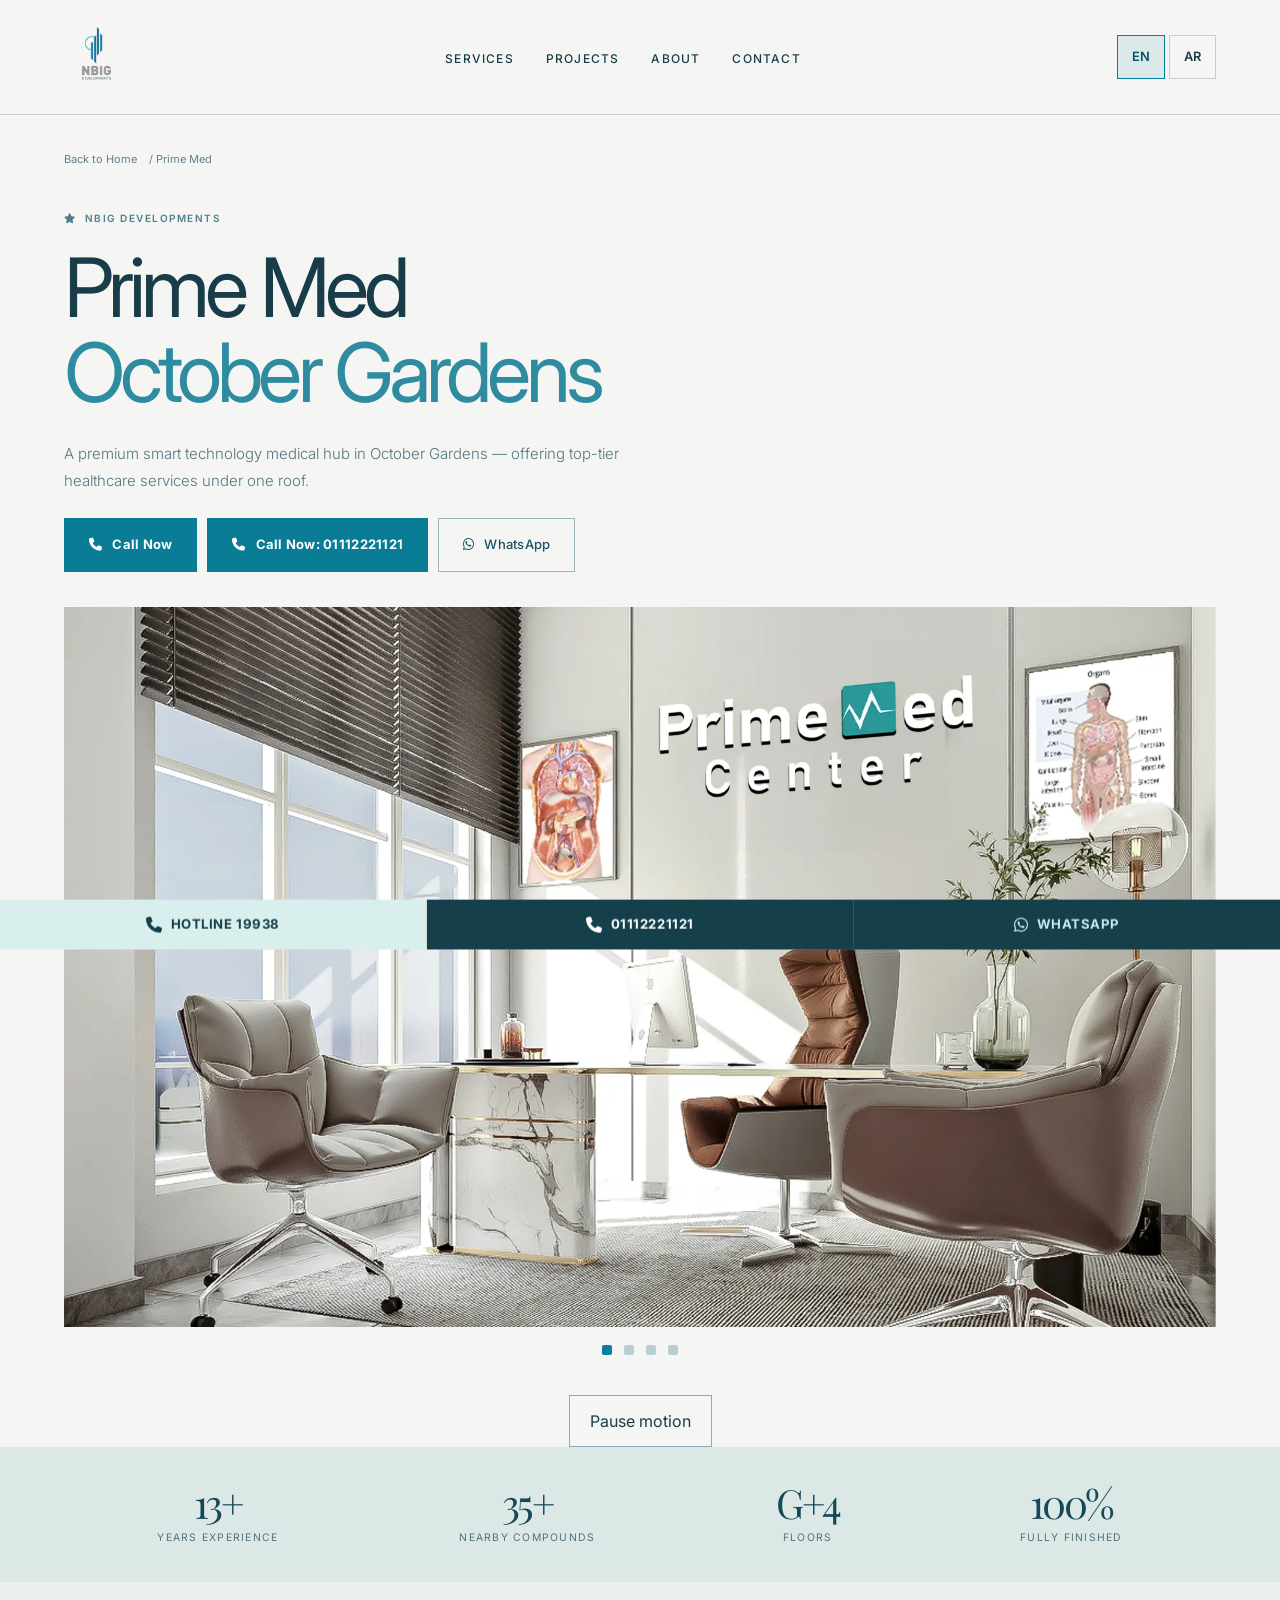
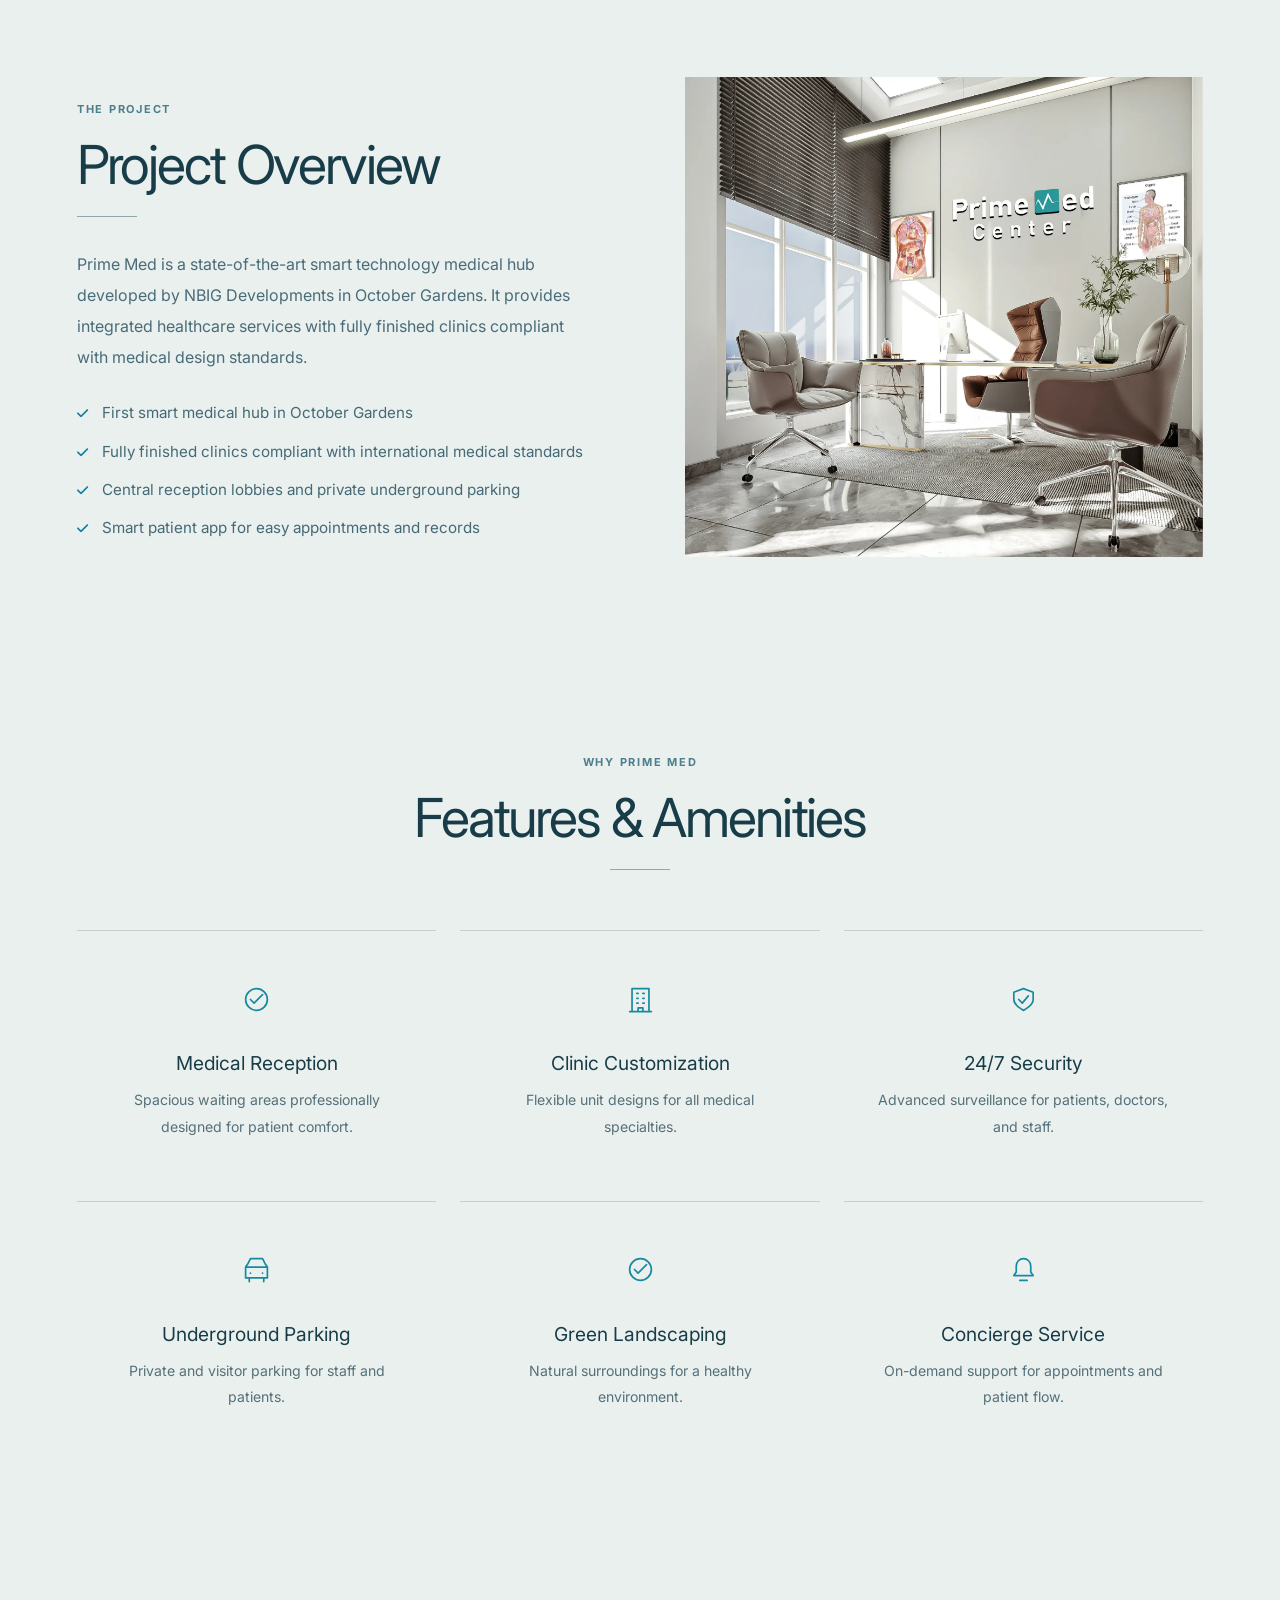
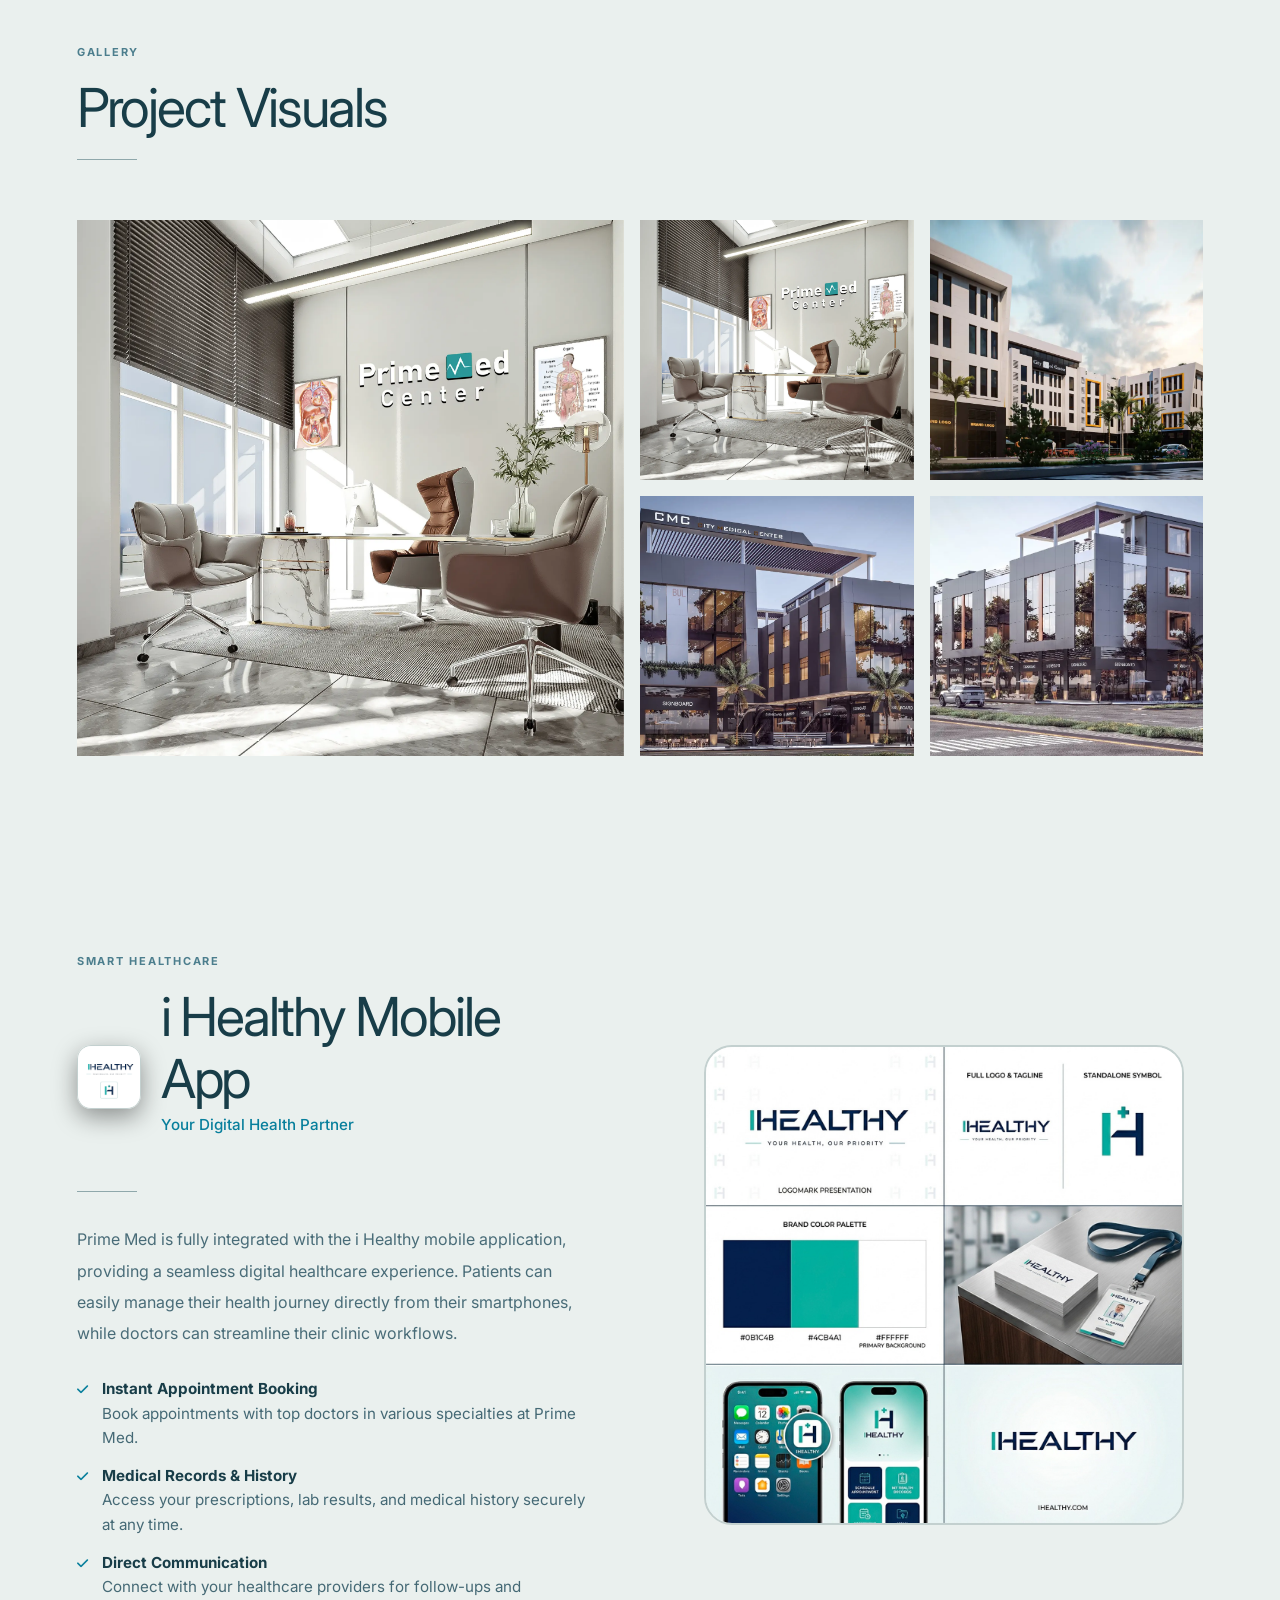
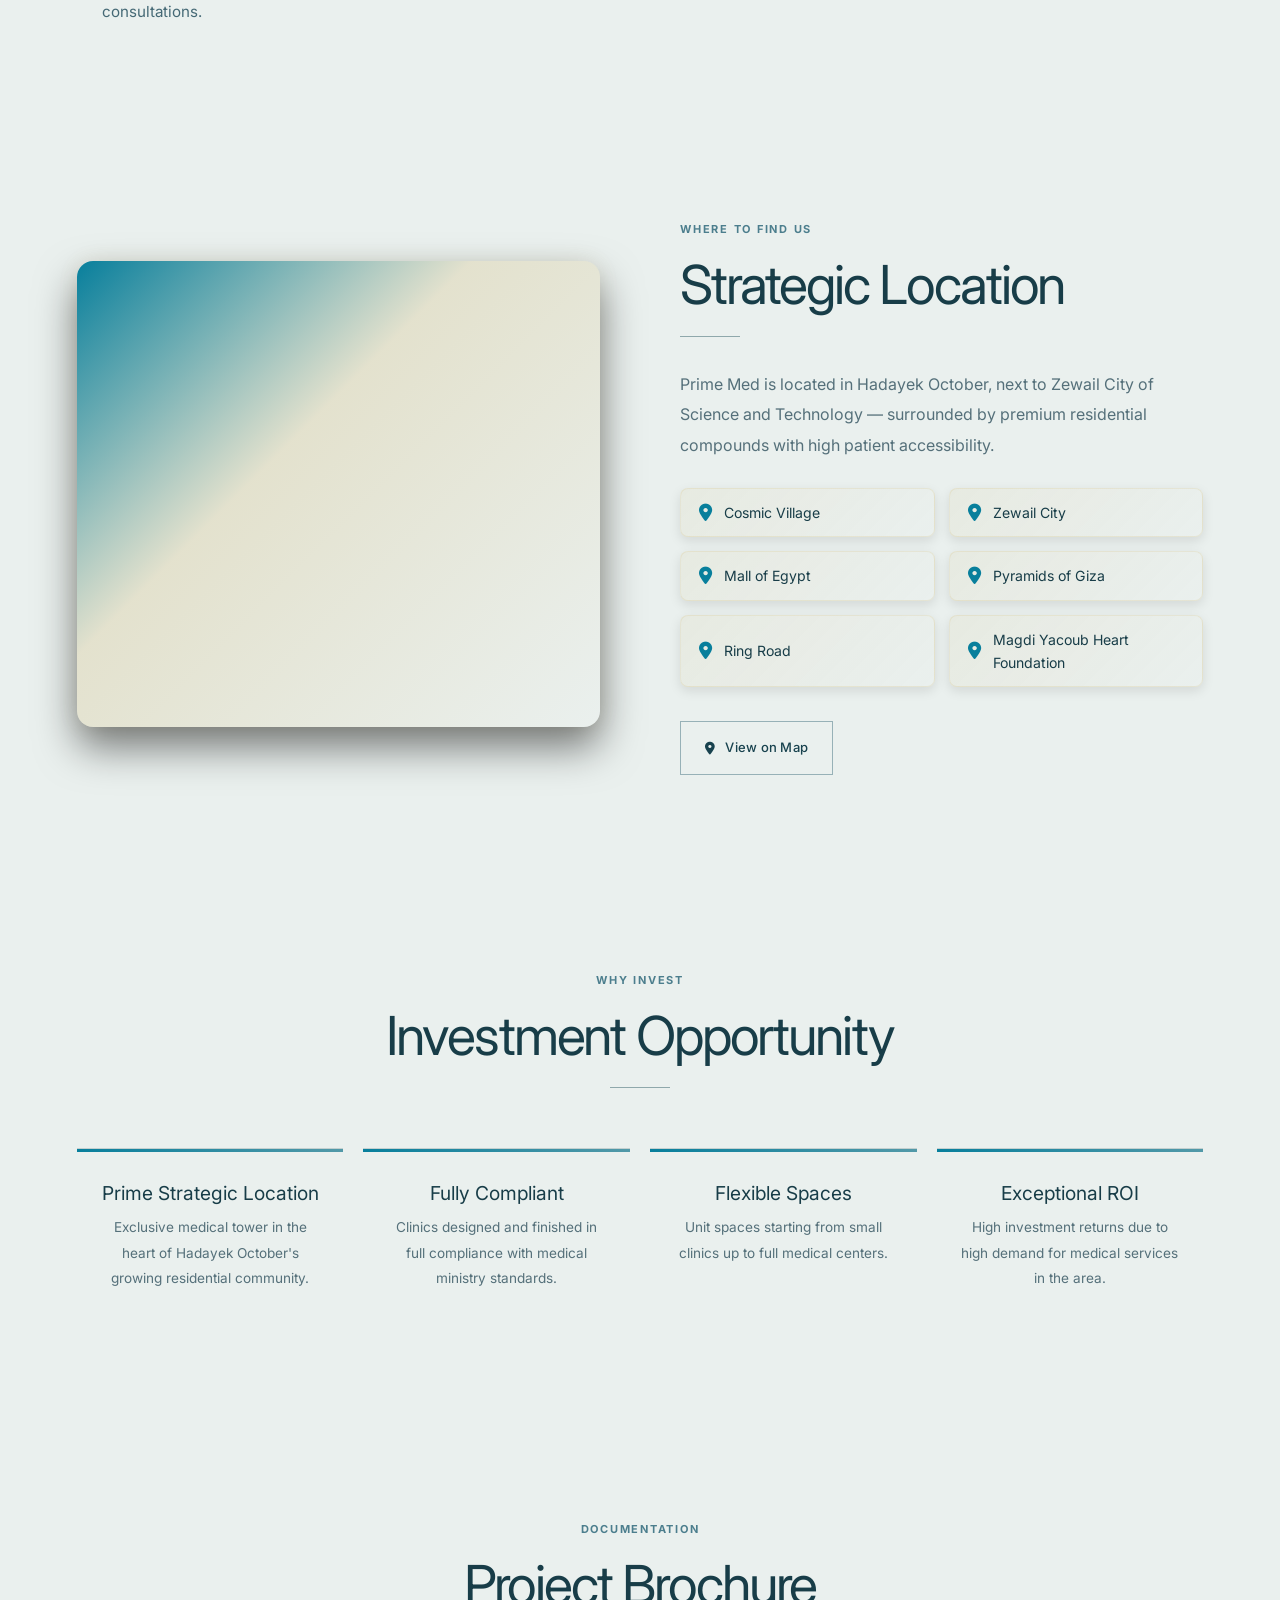
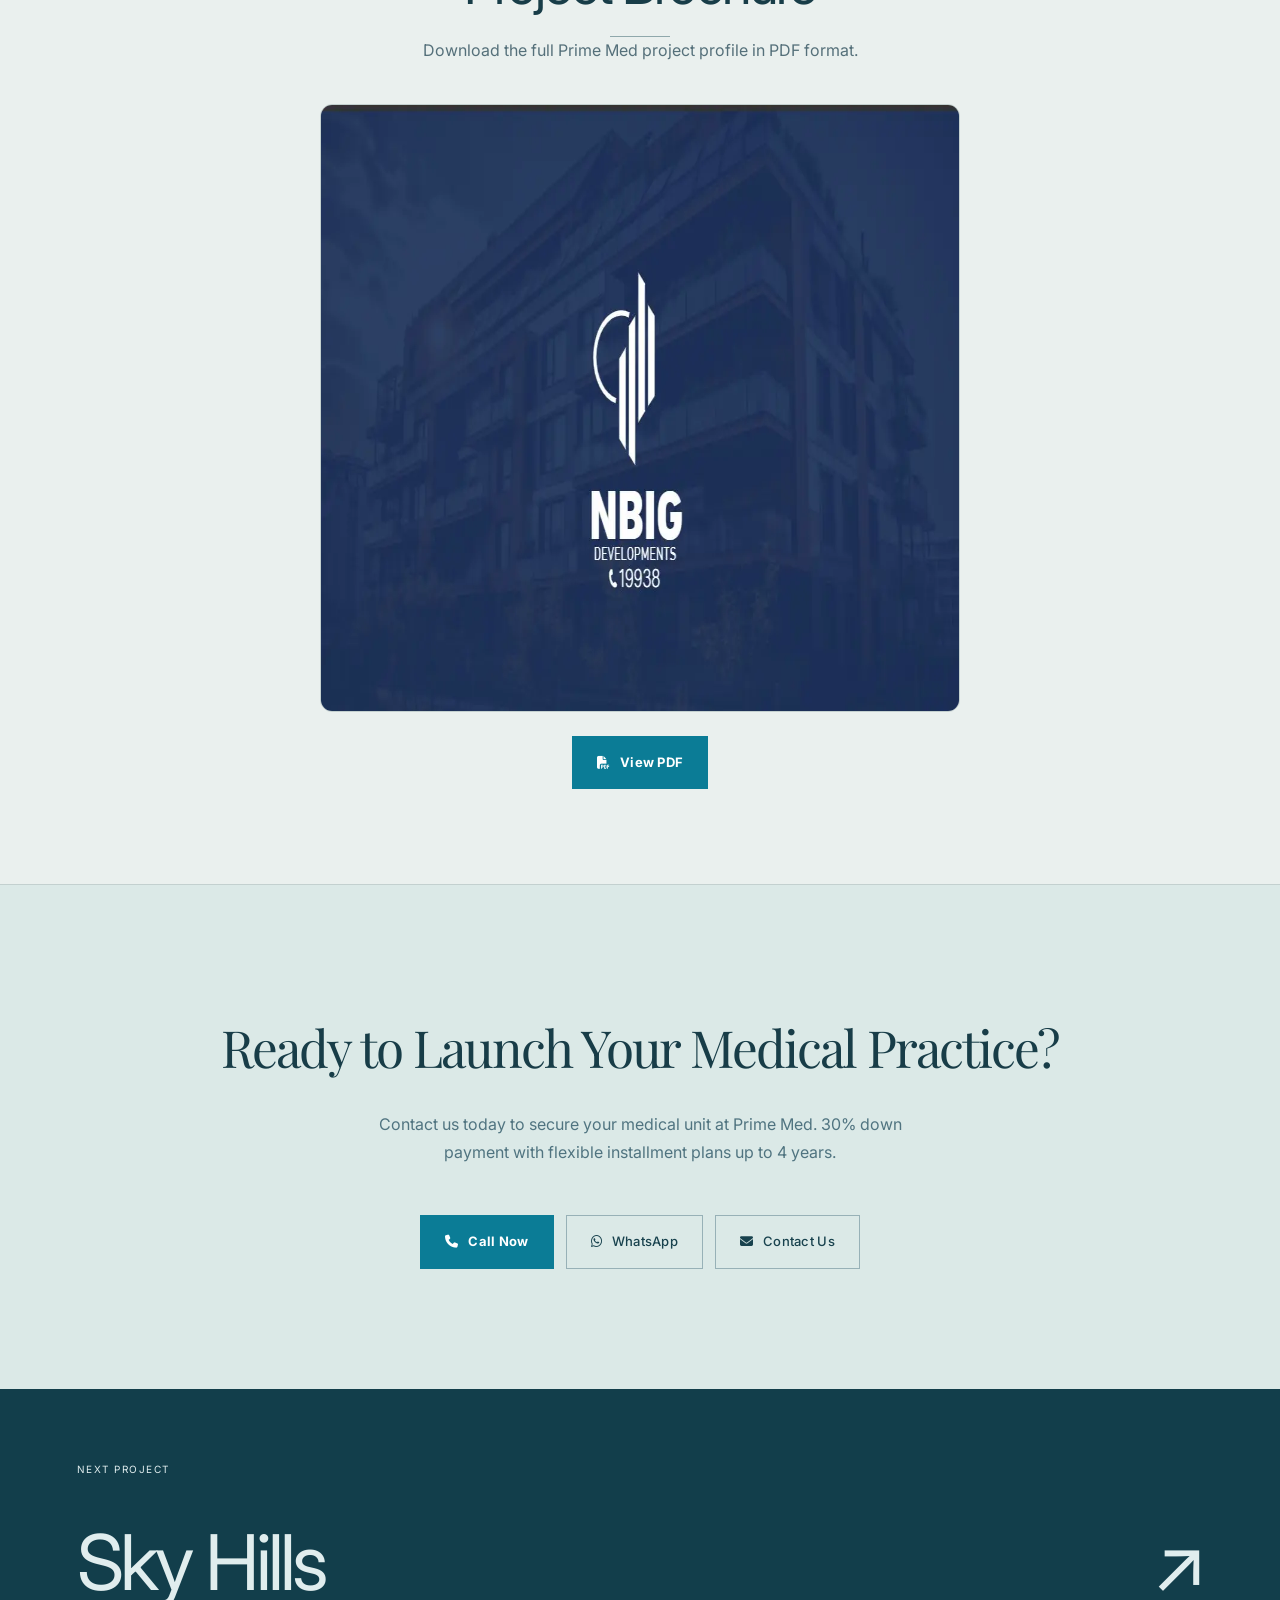
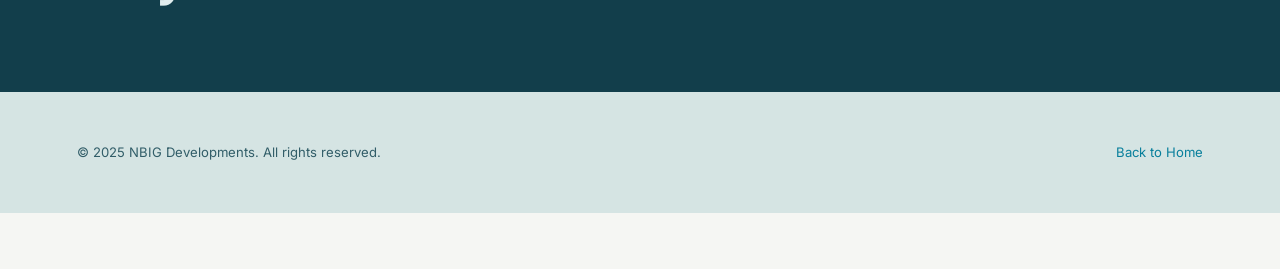
<file: prime.html>
<!DOCTYPE html>

<html dir="ltr" lang="en">
<head>
<link as="image" fetchpriority="high" href="images/OFFICE1-mobile.webp" media="(max-width: 768px)" rel="preload"/>
<link as="image" fetchpriority="high" href="images/OFFICE1.webp" media="(min-width: 769px)" rel="preload"/>
<link href="https://new-build-egypt.com/prime" rel="canonical"/>
<meta charset="utf-8"/>
<meta content="width=device-width,initial-scale=1.0" name="viewport"/>
<title>Prime Med | NBIG Developments</title>
<link href="images/logo.png" rel="icon"/>
<meta content="Prime Med by NBIG Developments – Smart medical hub in October Gardens offering fully finished clinics compliant with medical standards." name="description"/>
<link href="https://fonts.googleapis.com" rel="preconnect"/>
<link crossorigin="" href="https://fonts.gstatic.com" rel="preconnect"/>
<link as="style" href="https://fonts.googleapis.com/css2?family=Playfair+Display:wght@400;700;900&amp;family=Inter:wght@300;400;500;600&amp;display=swap" onload="this.onload=null;this.rel='stylesheet'" rel="preload"/><noscript><link href="https://fonts.googleapis.com/css2?family=Playfair+Display:wght@400;700;900&amp;family=Inter:wght@300;400;500;600&amp;display=swap" rel="stylesheet"/></noscript>
<link as="style" href="https://cdnjs.cloudflare.com/ajax/libs/font-awesome/6.5.0/css/all.min.css" onload="this.onload=null;this.rel='stylesheet'" rel="preload"/><noscript><link href="https://cdnjs.cloudflare.com/ajax/libs/font-awesome/6.5.0/css/all.min.css" rel="stylesheet"/></noscript>
<style>:root{--gold:#c9a84c;--gold-light:#e8c96d;--dark:#080810;--dark2:#0f0f1e;--dark3:#16162a;--glass:rgba(255,255,255,0.04);--gb:rgba(201,168,76,0.2);--text:#f0ece0;--muted:rgba(240,236,224,0.6);}*{margin:0;padding:0;box-sizing:border-box;}html{scroll-behavior:smooth;}body{background:var(--dark);color:var(--text);font-family:'Inter',sans-serif;overflow-x:hidden;}#loader{position:fixed;inset:0;background:var(--dark);display:flex;align-items:center;justify-content:center;z-index:9999;transition:opacity .6s;}#loader.hidden{opacity:0;pointer-events:none;}.li{display:flex;flex-direction:column;align-items:center;gap:20px;}.ll{width:80px;animation:pulse 1.5s ease-in-out infinite;}.lr{width:50px;height:50px;border:3px solid rgba(201,168,76,.2);border-top-color:var(--gold);border-radius:50%;animation:spin 1s linear infinite;}@keyframes spin{to{transform:rotate(360deg);}}@keyframes pulse{0%,100%{transform:scale(1);}50%{transform:scale(1.08);}}@keyframes fadeUp{from{opacity:0;transform:translateY(30px);}to{opacity:1;transform:translateY(0);}}header{position:fixed;top:0;left:0;right:0;z-index:1000;padding:18px 40px;display:flex;align-items:center;justify-content:space-between;transition:background .4s;}header.scrolled{background:rgba(8,8,16,.92);backdrop-filter:blur(20px);border-bottom:1px solid var(--gb);}.logo img{height:50px;filter:brightness(0)invert(1);}nav ul{list-style:none;display:flex;gap:32px;}nav a{color:var(--muted);text-decoration:none;font-size:.9rem;font-weight:500;letter-spacing:.05em;transition:color .3s;text-transform:uppercase;}nav a:hover{color:var(--gold);}.lb{background:none;border:1px solid var(--gb);color:var(--muted);padding:6px 14px;border-radius:4px;cursor:pointer;font-size:.8rem;font-weight:600;transition:all .3s;}.lb.active,.lb:hover{background:var(--gold);color:var(--dark);border-color:var(--gold);}.ls{display:flex;gap:8px;}.mc{display:none;}.mt{display:none;flex-direction:column;gap:6px;background:none;border:none;cursor:pointer;padding:4px;}.mt span{display:block;width:26px;height:2px;background:var(--text);}.hero{position:relative;height:100vh;min-height:650px;display:flex;align-items:center;overflow:hidden;}.hs{position:absolute;inset:0;}.hs div{position:absolute;inset:0;background-size:cover;background-position:center;opacity:0;transition:opacity 1.2s;}.hs div.active{opacity:1;}.hs div::after{content:'';position:absolute;inset:0;background:linear-gradient(105deg,rgba(8,8,16,.85)0%,rgba(8,8,16,.5)60%,transparent 100%);}.hc{position:relative;z-index:2;padding:0 80px;max-width:750px;}.htag{display:inline-flex;align-items:center;gap:8px;background:rgba(201,168,76,.12);border:1px solid var(--gb);border-radius:40px;padding:6px 20px;font-size:.78rem;font-weight:600;letter-spacing:.12em;color:var(--gold);text-transform:uppercase;margin-bottom:28px;animation:fadeUp .8s ease both;}.hero h1{font-family:'Playfair Display',serif;font-size:clamp(2.8rem,6vw,5.5rem);font-weight:900;line-height:1.05;margin-bottom:20px;animation:fadeUp .8s .15s ease both;}.hero h1 span{color:var(--gold);}.hsub{font-size:1.1rem;font-weight:300;color:var(--muted);line-height:1.7;max-width:480px;margin-bottom:44px;animation:fadeUp .8s .3s ease both;}.hbtns{display:flex;gap:16px;flex-wrap:wrap;animation:fadeUp .8s .45s ease both;}.bg{display:inline-flex;align-items:center;gap:10px;background:linear-gradient(135deg,var(--gold),var(--gold-light));color:var(--dark);padding:14px 32px;border-radius:6px;font-weight:700;font-size:.95rem;text-decoration:none;transition:transform .25s,box-shadow .25s;}.bg:hover{transform:translateY(-2px);box-shadow:0 12px 35px rgba(201,168,76,.35);}.bo{display:inline-flex;align-items:center;gap:10px;background:transparent;border:1px solid var(--gb);color:var(--text);padding:14px 32px;border-radius:6px;font-weight:500;font-size:.95rem;text-decoration:none;transition:all .25s;}.bo:hover{border-color:var(--gold);color:var(--gold);}.hdots{position:absolute;bottom:40px;left:80px;display:flex;gap:10px;z-index:2;}.dot{width:28px;height:3px;background:rgba(255,255,255,.25);border-radius:2px;cursor:pointer;transition:all .3s;}.dot.active{background:var(--gold);width:48px;}.sbar{background:linear-gradient(135deg,var(--dark2),var(--dark3));border-top:1px solid var(--gb);border-bottom:1px solid var(--gb);padding:40px 80px;display:flex;justify-content:space-around;align-items:center;flex-wrap:wrap;gap:30px;}.sn{font-family:'Playfair Display',serif;font-size:2.8rem;font-weight:700;color:var(--gold);line-height:1;}.sl{font-size:.8rem;color:var(--muted);text-transform:uppercase;letter-spacing:.1em;margin-top:6px;text-align:center;}.stat{text-align:center;}section{padding:100px 80px;}.stag{display:inline-block;color:var(--gold);font-size:.75rem;font-weight:700;letter-spacing:.2em;text-transform:uppercase;margin-bottom:16px;}.stitle{font-family:'Playfair Display',serif;font-size:clamp(2rem,4vw,3.2rem);font-weight:700;line-height:1.15;margin-bottom:20px;}.ssep{width:60px;height:2px;background:linear-gradient(90deg,var(--gold),transparent);margin-bottom:32px;}.ov2col{display:grid;grid-template-columns:1fr 1fr;gap:80px;align-items:center;}.ovt p{color:var(--muted);line-height:1.9;margin-bottom:28px;}.cl{list-style:none;display:flex;flex-direction:column;gap:14px;}.cl li{display:flex;align-items:flex-start;gap:14px;color:var(--muted);font-size:.95rem;line-height:1.6;}.cl li::before{content:'\f00c';font-family:'Font Awesome 6 Free';font-weight:900;color:var(--gold);font-size:.8rem;margin-top:3px;flex-shrink:0;}.ovi{position:relative;}.ovi img{width:100%;border-radius:12px;display:block;object-fit:cover;height:480px;}.ovi::before{content:'';position:absolute;inset:-16px;border:1px solid var(--gb);border-radius:16px;z-index:-1;}.fsec{background:var(--dark2);}.fg{display:grid;grid-template-columns:repeat(3,1fr);gap:24px;margin-top:60px;}.fc{background:var(--glass);border:1px solid var(--gb);border-radius:12px;padding:36px 28px;text-align:center;transition:transform .3s,border-color .3s,box-shadow .3s;backdrop-filter:blur(12px);}.fc:hover{transform:translateY(-6px);border-color:var(--gold);box-shadow:0 20px 50px rgba(201,168,76,.12);}.fi{width:64px;height:64px;background:linear-gradient(135deg,rgba(201,168,76,.15),rgba(201,168,76,.05));border-radius:50%;display:flex;align-items:center;justify-content:center;margin:0 auto 20px;font-size:1.5rem;color:var(--gold);}.fc h3{font-family:'Playfair Display',serif;font-size:1.1rem;font-weight:600;margin-bottom:12px;}.fc p{color:var(--muted);font-size:.88rem;line-height:1.7;}.gg{display:grid;grid-template-columns:2fr 1fr 1fr;grid-template-rows:260px 260px;gap:16px;margin-top:60px;}.gi{overflow:hidden;border-radius:12px;}.gi img{width:100%;height:100%;object-fit:cover;transition:transform .5s;}.gi:hover img{transform:scale(1.06);}.gi:first-child{grid-row:1/3;}.loc2{display:grid;grid-template-columns:1fr 1fr;gap:80px;align-items:center;}
.limg{position:relative;border-radius:16px;padding:3px;background:linear-gradient(135deg,var(--gold),rgba(201,168,76,0.2) 40%,transparent);box-shadow:0 20px 40px rgba(0,0,0,0.5),0 0 20px rgba(201,168,76,0.1);transition:all 0.4s cubic-bezier(0.4,0,0.2,1);}
.limg:hover{box-shadow:0 30px 60px rgba(0,0,0,0.6),0 0 30px rgba(201,168,76,0.25);transform:translateY(-4px);}
.limg iframe{width:100%;height:460px;border:none;border-radius:14px;display:block;transition:all 0.4s ease;}
.ltags{display:grid;grid-template-columns:repeat(auto-fill,minmax(180px,1fr));gap:14px;margin-top:28px;}
.ltag{background:linear-gradient(135deg,rgba(201,168,76,0.08),rgba(255,255,255,0.02));border:1px solid rgba(201,168,76,0.15);border-radius:8px;padding:12px 18px;font-size:0.88rem;color:var(--text);display:flex;align-items:center;gap:12px;transition:all 0.3s cubic-bezier(0.4,0,0.2,1);box-shadow:0 4px 12px rgba(0,0,0,0.1);}
.ltag i{color:var(--gold);font-size:1.1rem;transition:transform 0.3s ease;}
.ltag:hover{transform:translateY(-3px);border-color:var(--gold);background:linear-gradient(135deg,rgba(201,168,76,0.15),rgba(201,168,76,0.05));box-shadow:0 10px 20px rgba(201,168,76,0.08);color:var(--gold-light);}
.ltag:hover i{transform:scale(1.2);color:var(--gold-light);}.ig{display:grid;grid-template-columns:repeat(auto-fit,minmax(220px,1fr));gap:20px;margin-top:60px;}.ic{background:var(--glass);border:1px solid var(--gb);border-radius:12px;padding:32px 24px;text-align:center;position:relative;overflow:hidden;}.ic::before{content:'';position:absolute;top:0;left:0;right:0;height:3px;background:linear-gradient(90deg,var(--gold),var(--gold-light));}.ic h3{font-family:'Playfair Display',serif;font-size:1rem;font-weight:600;margin-bottom:10px;}.ic p{color:var(--muted);font-size:.85rem;line-height:1.6;}.pw{max-width:640px;margin:0 auto;text-align:center;}.pt{border-radius:12px;overflow:hidden;border:1px solid var(--gb);margin-top:40px;transition:box-shadow .3s;}.pt:hover{box-shadow:0 20px 60px rgba(201,168,76,.2);}.pt img{width:100%;display:block;}.ctas{background:linear-gradient(135deg,rgba(201,168,76,.08),rgba(201,168,76,.02));border-top:1px solid var(--gb);text-align:center;padding:120px 80px;}.ctas h2{font-family:'Playfair Display',serif;font-size:clamp(2.2rem,4vw,3.5rem);font-weight:700;margin-bottom:20px;}.ctas p{color:var(--muted);max-width:560px;margin:0 auto 48px;line-height:1.8;}.cbs{display:flex;gap:16px;justify-content:center;flex-wrap:wrap;}.ss{position:fixed;left:0;top:50%;transform:translateY(-50%);display:flex;flex-direction:column;z-index:900;border-radius:0 10px 10px 0;overflow:hidden;box-shadow:2px 0 20px rgba(0,0,0,.3);}.ss a{background:rgba(8,8,16,.9);backdrop-filter:blur(10px);border-bottom:1px solid var(--gb);color:var(--muted);padding:15px 14px;font-size:1.05rem;text-decoration:none;display:flex;align-items:center;justify-content:center;transition:all .3s;}.ss a:last-child{border-bottom:none;}.ss a:hover{background:var(--gold);color:var(--dark);}footer{background:var(--dark2);border-top:1px solid var(--gb);padding:30px 80px;display:flex;align-items:center;justify-content:space-between;font-size:.82rem;color:var(--muted);}footer a{color:var(--gold);text-decoration:none;}.reveal{opacity:0;transform:translateY(40px);transition:opacity .7s,transform .7s;}.reveal.visible{opacity:1;transform:none;}@media(max-width:900px){header{padding:16px 24px;}header.scrolled{backdrop-filter:none;-webkit-backdrop-filter:none;}nav ul{display:none;position:fixed;top:0;left:0;right:0;bottom:0;background:rgba(8,8,16,.98);flex-direction:column;align-items:center;justify-content:center;gap:36px;}nav ul.open{display:flex;}.mt{display:flex;}.mc{display:none;position:absolute;top:20px;right:24px;background:none;border:none;color:var(--text);font-size:1.6rem;cursor:pointer;padding:8px;line-height:1;z-index:1001;transition:color .3s;}.mc:hover{color:var(--gold);}nav ul.open .mc{display:block;}section{padding:70px 28px;}.sbar{padding:36px 28px;}.ov2col,.loc2{grid-template-columns:1fr;gap:44px;}.fg{grid-template-columns:1fr 1fr;}.gg{grid-template-columns:1fr 1fr;grid-template-rows:auto;}.gi:first-child{grid-row:auto;}footer{flex-direction:column;gap:12px;text-align:center;padding:24px;}.ss{display:none;}}@media(max-width:580px){.fg{grid-template-columns:1fr;}.hbtns{flex-direction:column;}.gg{grid-template-columns:1fr;}}[dir="rtl"] .ssep,[dir="rtl"] .ssep{background:linear-gradient(270deg,var(--gold),transparent);}.app-header{display:flex;align-items:center;gap:20px;margin-bottom:24px;}.app-icon{width:64px;height:64px;border-radius:14px;border:1px solid var(--gb);box-shadow:0 8px 24px rgba(0,0,0,0.4);}.app-img{max-height:520px;width:auto!important;max-width:100%;border-radius:28px!important;object-fit:contain!important;margin:0 auto;display:block;box-shadow:0 20px 50px rgba(0,0,0,0.6);border:2px solid var(--gb);}@media(max-width:900px){.app-header{flex-direction:column;text-align:center;align-items:center;}}
    /* ── Floating Bottom Bar ─────────────────────────────────── */
    .float-bar {
      position: fixed; bottom: 0; left: 0; right: 0; z-index: 950;
      display: flex; align-items: stretch;
      background: rgba(8,8,16,.97);
      border-top: 1px solid rgba(201,168,76,0.2);
      backdrop-filter: blur(20px); -webkit-backdrop-filter: blur(20px);
      box-shadow: 0 -4px 30px rgba(0,0,0,.5);
      transform: translateY(100%);
      transition: transform .4s cubic-bezier(.4,0,.2,1);
    }
    .float-bar.visible { transform: translateY(0); }
    .float-bar a {
      flex: 1; display: flex; align-items: center; justify-content: center; gap: 8px;
      padding: 14px 10px; text-decoration: none; font-size: .82rem; font-weight: 700;
      letter-spacing: .04em; text-transform: uppercase;
      transition: background .25s, color .25s;
      border-right: 1px solid rgba(201,168,76,0.2);
    }
    .float-bar a:last-child { border-right: none; }
    .float-bar .fb-hotline { background: linear-gradient(135deg,#c9a84c,#e8c96d); color: #080810; }
    .float-bar .fb-hotline:hover { filter: brightness(1.1); }
    .float-bar .fb-call { color: #e8c96d; }
    .float-bar .fb-call:hover { background: rgba(201,168,76,.12); color: #c9a84c; }
    .float-bar .fb-wa { color: #25d366; }
    .float-bar .fb-wa:hover { background: rgba(37,211,102,.1); }
    .float-bar i { font-size: 1rem; }
    @media(max-width:580px) {
      .float-bar a { font-size: .72rem; padding: 12px 6px; gap: 5px; }
      .float-bar i { font-size: .9rem; }
    }

  </style>
<link href="css/editorial.css" rel="stylesheet"/>
<script defer="" src="js/site-quality.js"></script>
</head>
<body class="nbig-complete project-page">
<a class="skip-link" href="#main-content">Skip to content</a>
<div id="loader">
<div class="li"><img alt="NBIG" class="ll" height="80" src="images/logo.webp" width="80"/>
<div class="lr"></div>
</div>
</div>
<div class="ss">
<a aria-label="Facebook Profile" href="https://www.facebook.com/nbigdevelopments" rel="noopener noreferrer" target="_blank"><i class="fab fa-facebook-f"></i></a>
<a aria-label="Instagram Profile" href="https://www.instagram.com/nbigdevelopments/" rel="noopener noreferrer" target="_blank"><i class="fab fa-instagram"></i></a>
<a aria-label="YouTube Channel" href="https://www.youtube.com/@nbigdevelopments6485" rel="noopener noreferrer" target="_blank"><i class="fab fa-youtube"></i></a>
<a aria-label="WhatsApp Contact" href="https://wa.me/201112221121" rel="noopener noreferrer" target="_blank"><i class="fab fa-whatsapp"></i></a>
<a aria-label="Call Helpline" href="tel:19938"><i class="fas fa-phone"></i></a>
</div>
<header id="header">
<div class="logo"><a href="index.html"><img alt="NBIG Developments" class="header-logo" height="50" src="images/logo.webp" width="50"/></a></div>
<nav><button aria-label="Open navigation menu" class="mt" id="mt"><span></span><span></span><span></span></button>
<ul id="nm">
<button aria-label="Close menu" class="mc" id="mc"><i class="fas fa-times"></i></button>
<li><a data-t="ns" href="index.html#services">Services</a></li>
<li><a data-t="np" href="index.html#portfolio">Projects</a></li>
<li><a data-t="na" href="index.html#about">About</a></li>
<li><a data-t="nc" href="index.html#contact">Contact</a></li>
</ul>
</nav>
<div class="ls"><button class="lb active" id="ben">EN</button><button class="lb" id="bar">AR</button></div>
</header>
<section class="hero" id="main-content"><div class="project-breadcrumb"><a data-t="bh" href="index.html">← Home</a><span> / Prime Med</span></div>
<div class="hs" id="hs">
<div class="active">
<picture>
<source media="(max-width: 768px)" srcset="images/OFFICE1-mobile.webp"/>
<img alt="Office1" decoding="async" fetchpriority="high" loading="eager" src="images/OFFICE1.webp" style="width: 100%; height: 100%; object-fit: cover;"/>
</picture>
</div>
<div>
<picture>
<source media="(max-width: 768px)" srcset="images/OFFICE1-mobile.webp"/>
<img alt="Office1" decoding="async" loading="lazy" src="images/OFFICE1.webp" style="width: 100%; height: 100%; object-fit: cover;"/>
</picture>
</div>
<div>
<picture>
<source media="(max-width: 768px)" srcset="images/cmcc-mobile.webp"/>
<img alt="Cmcc" decoding="async" loading="lazy" src="images/cmcc.webp" style="width: 100%; height: 100%; object-fit: cover;"/>
</picture>
</div>
<div>
<picture>
<source media="(max-width: 768px)" srcset="images/cmcc1-mobile.webp"/>
<img alt="Cmcc1" decoding="async" loading="lazy" src="images/cmcc1.webp" style="width: 100%; height: 100%; object-fit: cover;"/>
</picture>
</div>
</div>
<div class="hc">
<div class="htag"><i class="fas fa-star"></i> <span data-t="ht">NBIG Developments</span></div>
<h1 data-t="h1">Prime Med<br/><span>October Gardens</span></h1>
<p class="hsub" data-t="hs2">A premium smart technology medical hub in October Gardens — offering top-tier healthcare services under one roof.</p>
<div class="hbtns">
<a class="bg" href="tel:19938" id="hero-hotline-btn">
<i aria-hidden="true" class="fas fa-phone"></i>
<span data-t="cn">Hotline 19938</span>
</a>
<a class="bg" href="tel:+201112221121" id="hero-call-btn">
<i aria-hidden="true" class="fas fa-phone"></i>
<span data-t="cn2">Call Now: 01112221121</span>
</a>
<a class="bo" href="https://wa.me/201112221121" id="hero-wa-btn" rel="noopener noreferrer" target="_blank">
<i aria-hidden="true" class="fab fa-whatsapp"></i>
<span>WhatsApp</span>
</a>
</div>
</div>
<div class="hdots" id="hd"></div>
</section>
<div class="sbar">
<div class="stat">
<div class="sn">13+</div>
<div class="sl" data-t="sy">Years Experience</div>
</div>
<div class="stat">
<div class="sn">35+</div>
<div class="sl" data-t="sc">Nearby Compounds</div>
</div>
<div class="stat">
<div class="sn">G+4</div>
<div class="sl" data-t="sf">Floors</div>
</div>
<div class="stat">
<div class="sn">100%</div>
<div class="sl" data-t="sd">Fully Finished</div>
</div>
</div>
<section>
<div class="ov2col reveal">
<div class="ovt">
<span class="stag" data-t="ot">The Project</span>
<h2 class="stitle" data-t="oti">Project Overview</h2>
<div class="ssep"></div>
<p data-t="ox">Prime Med is a state-of-the-art smart technology medical hub developed by NBIG Developments in October Gardens. It provides integrated healthcare services with fully finished clinics compliant with medical design standards.</p>
<ul class="cl">
<li data-t="o1">First smart medical hub in October Gardens</li>
<li data-t="o2">Fully finished clinics compliant with international medical standards</li>
<li data-t="o3">Central reception lobbies and private underground parking</li>
<li data-t="o4">Smart patient app for easy appointments and records</li>
</ul>
</div>
<div class="ovi"><img alt="Prime Med - PRIME" decoding="async" height="3500" loading="lazy" src="images/OFFICE1.webp" width="2500"/></div>
</div>
</section>
<section class="fsec">
<div style="text-align:center;">
<span class="stag" data-t="ft">Why Prime Med</span>
<h2 class="stitle" data-t="fti">Features &amp; Amenities</h2>
<div class="ssep" style="margin:0 auto;"></div>
</div>
<div class="fg reveal">
<div class="fc">
<div class="fi"><svg aria-hidden="true" class="nbig-line-icon" fill="none" stroke="currentColor" stroke-linecap="round" stroke-linejoin="round" stroke-width="1.4" viewbox="0 0 24 24"><circle cx="12" cy="12" r="9"></circle><path d="m7 12 3 3 7-7"></path></svg></div>
<h3 data-t="f1">Medical Reception</h3>
<p data-t="f1d">Spacious waiting areas professionally designed for patient comfort.</p>
</div>
<div class="fc">
<div class="fi"><svg aria-hidden="true" class="nbig-line-icon" fill="none" stroke="currentColor" stroke-linecap="round" stroke-linejoin="round" stroke-width="1.4" viewbox="0 0 24 24"><path d="M5 22V3h14v19M3 22h18M9 7h1M14 7h1M9 11h1M14 11h1M9 15h1M14 15h1M10 22v-3h4v3"></path></svg></div>
<h3 data-t="f2">Clinic Customization</h3>
<p data-t="f2d">Flexible unit designs for all medical specialties.</p>
</div>
<div class="fc">
<div class="fi"><svg aria-hidden="true" class="nbig-line-icon" fill="none" stroke="currentColor" stroke-linecap="round" stroke-linejoin="round" stroke-width="1.4" viewbox="0 0 24 24"><path d="M12 3 4 6v6c0 5 8 9 8 9s8-4 8-9V6z"></path><path d="m8 12 3 3 5-6"></path></svg></div>
<h3 data-t="f3">24/7 Security</h3>
<p data-t="f3d">Advanced surveillance for patients, doctors, and staff.</p>
</div>
<div class="fc">
<div class="fi"><svg aria-hidden="true" class="nbig-line-icon" fill="none" stroke="currentColor" stroke-linecap="round" stroke-linejoin="round" stroke-width="1.4" viewbox="0 0 24 24"><path d="m5 7 2-4h10l2 4 2 3v9H3v-9zM3 10h18M7 15h.01M17 15h.01M6 19v3M18 19v3"></path></svg></div>
<h3 data-t="f4">Underground Parking</h3>
<p data-t="f4d">Private and visitor parking for staff and patients.</p>
</div>
<div class="fc">
<div class="fi"><svg aria-hidden="true" class="nbig-line-icon" fill="none" stroke="currentColor" stroke-linecap="round" stroke-linejoin="round" stroke-width="1.4" viewbox="0 0 24 24"><circle cx="12" cy="12" r="9"></circle><path d="m7 12 3 3 7-7"></path></svg></div>
<h3 data-t="f5">Green Landscaping</h3>
<p data-t="f5d">Natural surroundings for a healthy environment.</p>
</div>
<div class="fc">
<div class="fi"><svg aria-hidden="true" class="nbig-line-icon" fill="none" stroke="currentColor" stroke-linecap="round" stroke-linejoin="round" stroke-width="1.4" viewbox="0 0 24 24"><path d="M4 17h16l-2-3V9a6 6 0 0 0-12 0v5zM9 21h6"></path></svg></div>
<h3 data-t="f6">Concierge Service</h3>
<p data-t="f6d">On-demand support for appointments and patient flow.</p>
</div>
</div>
</section>
<section>
<span class="stag" data-t="gt">Gallery</span>
<h2 class="stitle" data-t="gti">Project Visuals</h2>
<div class="ssep"></div>
<div class="gg reveal">
<div class="gi"><img alt="Prime Med 1" decoding="async" height="3500" loading="lazy" src="images/OFFICE1.webp" width="2500"/></div>
<div class="gi"><img alt="Prime Med 2" decoding="async" height="3500" loading="lazy" src="images/OFFICE1.webp" width="2500"/></div>
<div class="gi"><img alt="Prime Med 3" decoding="async" loading="lazy" src="images/cmc.webp"/></div>
<div class="gi"><img alt="Prime Med 4" decoding="async" height="900" loading="lazy" src="images/cmcc.webp" width="1600"/></div>
<div class="gi"><img alt="Prime Med 5" decoding="async" loading="lazy" src="images/cmcc1.webp"/></div>
</div>
</section>
<section class="fsec">
<div class="ov2col reveal">
<div class="ovt">
<span class="stag" data-t="app_tag">Smart Healthcare</span>
<div class="app-header">
<img alt="i Healthy Icon" class="app-icon" src="images/icon.jpg"/>
<div>
<h2 class="stitle" data-t="app_title" style="margin-bottom: 0;">i Healthy Mobile App</h2>
<p data-t="app_subtitle" style="color: var(--gold); font-size: 0.95rem; font-weight: 500;">Your Digital Health Partner</p>
</div>
</div>
<div class="ssep"></div>
<p data-t="app_desc">Prime Med is fully integrated with the i Healthy mobile application, providing a seamless digital healthcare experience. Patients can easily manage their health journey directly from their smartphones, while doctors can streamline their clinic workflows.</p>
<ul class="cl">
<li>
<div>
<strong data-t="app_f1_title" style="color: var(--text); display: block;">Instant Appointment Booking</strong>
<span data-t="app_f1_desc">Book appointments with top doctors in various specialties at Prime Med.</span>
</div>
</li>
<li>
<div>
<strong data-t="app_f2_title" style="color: var(--text); display: block;">Medical Records &amp; History</strong>
<span data-t="app_f2_desc">Access your prescriptions, lab results, and medical history securely at any time.</span>
</div>
</li>
<li>
<div>
<strong data-t="app_f3_title" style="color: var(--text); display: block;">Direct Communication</strong>
<span data-t="app_f3_desc">Connect with your healthcare providers for follow-ups and consultations.</span>
</div>
</li>
</ul>
</div>
<div class="ovi">
<img alt="i Healthy App Screen" class="app-img" src="images/shakl.jpg"/>
</div>
</div>
</section>
<section>
<div class="loc2 reveal">
<div class="limg"><iframe allowfullscreen="" height="100%" loading="lazy" referrerpolicy="no-referrer-when-downgrade" src="https://maps.google.com/maps?q=29.9030001,31.0656171&amp;t=&amp;z=15&amp;ie=UTF8&amp;iwloc=&amp;output=embed" style="border:0;" title="Prime Med Location Map" width="100%"></iframe></div>
<div>
<span class="stag" data-t="lt">Where to Find Us</span>
<h2 class="stitle" data-t="lti">Strategic Location</h2>
<div class="ssep"></div>
<p data-t="ld" style="color:var(--muted);line-height:1.9;margin-bottom:28px;">Prime Med is located in Hadayek October, next to Zewail City of Science and Technology — surrounded by premium residential compounds with high patient accessibility.</p>
<div class="ltags">
<div class="ltag"><i class="fas fa-location-dot"></i>Cosmic Village</div>
<div class="ltag"><i class="fas fa-location-dot"></i>Zewail City</div>
<div class="ltag"><i class="fas fa-location-dot"></i>Mall of Egypt</div>
<div class="ltag"><i class="fas fa-location-dot"></i>Pyramids of Giza</div>
<div class="ltag"><i class="fas fa-location-dot"></i>Ring Road</div>
<div class="ltag"><i class="fas fa-location-dot"></i>Magdi Yacoub Heart Foundation</div>
</div>
<br/>
<a class="bo" href="https://maps.app.goo.gl/hGbVy8Dag9FqUagn7" rel="noopener noreferrer" style="display:inline-flex;margin-top:8px" target="_blank"><i class="fas fa-map-marker-alt"></i> <span data-t="mb">View on
            Map</span></a>
</div>
</div>
</section>
<section class="fsec">
<div style="text-align:center;"><span class="stag" data-t="invt">Why Invest</span>
<h2 class="stitle" data-t="invti">Investment Opportunity</h2>
<div class="ssep" style="margin:0 auto;"></div>
</div>
<div class="ig reveal">
<div class="ic">
<h3 data-t="i1">Prime Strategic Location</h3>
<p data-t="i1d">Exclusive medical tower in the heart of Hadayek October's growing residential community.</p>
</div>
<div class="ic">
<h3 data-t="i2">Fully Compliant</h3>
<p data-t="i2d">Clinics designed and finished in full compliance with medical ministry standards.</p>
</div>
<div class="ic">
<h3 data-t="i3">Flexible Spaces</h3>
<p data-t="i3d">Unit spaces starting from small clinics up to full medical centers.</p>
</div>
<div class="ic">
<h3 data-t="i4">Exceptional ROI</h3>
<p data-t="i4d">High investment returns due to high demand for medical services in the area.</p>
</div>
</div>
</section>
<section>
<div class="pw reveal">
<span class="stag" data-t="pdft">Documentation</span>
<h2 class="stitle" data-t="pdfti">Project Brochure</h2>
<div class="ssep" style="margin:0 auto;"></div>
<p data-t="pdfd" style="color:var(--muted);">Download the full Prime Med project profile in PDF format.</p>
<a href="pdf/PRIME PROFILE..pdf" rel="noopener noreferrer" target="_blank">
<div class="pt"><img alt="Prime Med Brochure" decoding="async" height="606" loading="lazy" src="images/cmc-pdf-thumbnail.webp" width="1066"/></div>
</a>
<div style="margin-top:24px;"><a class="bg" href="pdf/PRIME PROFILE..pdf" rel="noopener noreferrer" target="_blank"><i class="fas fa-file-pdf"></i> <span data-t="pdfv">View PDF</span></a></div>
</div>
</section>
<section class="ctas reveal">
<h2 data-t="ct">Ready to Launch Your Medical Practice?</h2>
<p data-t="cd">Contact us today to secure your medical unit at Prime Med. 30% down payment with flexible installment plans up to 4 years.</p>
<div class="cbs">
<a class="bg" href="tel:+201112221121"><i class="fas fa-phone"></i> <span data-t="cb1">Call Now</span></a>
<a class="bo" href="https://wa.me/201112221121" rel="noopener noreferrer" target="_blank"><i class="fab fa-whatsapp"></i> WhatsApp</a>
<a class="bo" href="index.html#contact"><i class="fas fa-envelope"></i> <span data-t="cb3">Contact Us</span></a>
</div>
</section>
<section class="next-project"><span data-t="nextProject">NEXT PROJECT</span><a href="sky-hills.html">Sky Hills <span>↗</span></a></section><footer style="margin-bottom:56px;">
<div>© 2025 NBIG Developments. <span data-t="rg">All rights reserved.</span></div>
<a data-t="bh" href="index.html">← Back to Home</a>
</footer>
<script>window.addEventListener('load', () => { setTimeout(() => document.getElementById('loader').classList.add('hidden'), 500); });
window.addEventListener('scroll', () => { document.getElementById('header').classList.toggle('scrolled', scrollY > 60); });
document.getElementById('mt').onclick = () => document.getElementById('nm').classList.toggle('open');
document.querySelectorAll('#nm a').forEach(a => a.addEventListener('click', () => document.getElementById('nm').classList.remove('open')));
document.getElementById('mc').onclick = () => document.getElementById('nm').classList.remove('open');
const sl = document.querySelectorAll('.hs div'), dw = document.getElementById('hd'); let cur = 0;
sl.forEach((_, i) => { const d = document.createElement('div'); d.className = 'dot' + (i === 0 ? ' active' : ''); d.onclick = () => gt(i); dw.appendChild(d); });
function gt(n) { sl[cur].classList.remove('active'); dw.children[cur].classList.remove('active'); cur = n; sl[cur].classList.add('active'); dw.children[cur].classList.add('active'); }
setInterval(() => {if(document.body.dataset.motion!=='paused')gt((cur + 1) % sl.length)}, 5000);
new IntersectionObserver((e) => { e.forEach(x => { if (x.isIntersecting) { x.target.classList.add('visible'); } }); }, { threshold: 0.12 }).observe = ((obs) => { document.querySelectorAll('.reveal').forEach(el => obs.observe(el)); return obs; })(new IntersectionObserver((e) => { e.forEach(x => { if (x.isIntersecting) { x.target.classList.add('visible'); } }); }, { threshold: 0.12 }));
document.querySelectorAll('.reveal').forEach(el => new IntersectionObserver((e) => { if (e[0].isIntersecting) e[0].target.classList.add('visible'); }, { threshold: 0.12 }).observe(el));
const T = { en: { ns: 'Services', np: 'Projects', na: 'About', nc: 'Contact', ht: 'NBIG Developments', h1: 'Prime Med<br/><span>October Gardens</span>', hs2: 'A premium smart technology medical hub in October Gardens — offering top-tier healthcare services under one roof.', cn: 'Call Now', sy: 'Years Experience', sc: 'Nearby Compounds', sf: 'Floors', sd: 'Fully Finished', ot: 'The Project', oti: 'Project Overview', ox: 'Prime Med is a state-of-the-art smart technology medical hub developed by NBIG Developments in October Gardens. It provides integrated healthcare services with fully finished clinics compliant with medical design standards.', o1: 'First smart medical hub in October Gardens', o2: 'Fully finished clinics compliant with international medical standards', o3: 'Central reception lobbies and private underground parking', o4: 'Smart patient app for easy appointments and records', ft: 'Why Prime Med', fti: 'Features & Amenities', f1: 'Medical Reception', f1d: 'Spacious waiting areas professionally designed for patient comfort.', f2: 'Clinic Customization', f2d: 'Flexible unit designs for all medical specialties.', f3: '24/7 Security', f3d: 'Advanced surveillance for patients, doctors, and staff.', f4: 'Underground Parking', f4d: 'Private and visitor parking for staff and patients.', f5: 'Green Landscaping', f5d: 'Natural surroundings for a healthy environment.', f6: 'Concierge Service', f6d: 'On-demand support for appointments and patient flow.', gt: 'Gallery', gti: 'Project Visuals', lt: 'Where to Find Us', lti: 'Strategic Location', ld: 'Prime Med is located in Hadayek October, next to Zewail City of Science and Technology — surrounded by premium residential compounds with high patient accessibility.', mb: 'View on Map', invt: 'Why Invest', invti: 'Investment Opportunity', i1: 'Prime Strategic Location', i1d: "Exclusive medical tower in the heart of Hadayek October's growing residential community.", i2: 'Fully Compliant', i2d: 'Clinics designed and finished in full compliance with medical ministry standards.', i3: 'Flexible Spaces', i3d: 'Unit spaces starting from small clinics up to full medical centers.', i4: 'Exceptional ROI', i4d: 'High investment returns due to high demand for medical services in the area.', pdft: 'Documentation', pdfti: 'Project Brochure', pdfd: 'Download the full Prime Med project profile in PDF format.', pdfv: 'View PDF', ct: 'Ready to Launch Your Medical Practice?', cd: 'Contact us today to secure your medical unit at Prime Med. 30% down payment with flexible installment plans up to 4 years.', cb1: 'Call Now', cb3: 'Contact Us', rg: 'All rights reserved.', app_tag: 'Smart Healthcare', app_title: 'i Healthy Mobile App', app_subtitle: 'Your Digital Health Partner', app_desc: 'Prime Med is fully integrated with the i Healthy mobile application, providing a seamless digital healthcare experience. Patients can easily manage their health journey directly from their smartphones, while doctors can streamline their clinic workflows.', app_f1_title: 'Instant Appointment Booking', app_f1_desc: 'Book appointments with top doctors in various specialties at Prime Med.', app_f2_title: 'Medical Records & History', app_f2_desc: 'Access your prescriptions, lab results, and medical history securely at any time.', app_f3_title: 'Direct Communication', app_f3_desc: 'Connect with your healthcare providers for follow-ups and consultations.', ctt: 'تواصل معنا', ctti: 'اتصل بنا', ctd: 'يسعدنا التواصل معك عبر أي من القنوات التالية.', loc: 'مواقعنا', eg: 'الفرع المصري', ega: 'فيلا 4، شارع النرجس، غرب سوميد، المحور المركزي، مدينة 6 أكتوبر — الجيزة', ua: 'الفرع الإماراتي', uaa: 'برج أوبال، بيزنس باي — دبي — الإمارات العربية المتحدة', ph: 'الهاتف', fm: 'أرسل رسالة', fn: 'اسمك', fe: 'بريدك الإلكتروني', fph: 'رقم هاتفك', fmsg: 'رسالتك', fsb: 'إرسال الرسالة', bh: '← Back to Home' }, ar: { ns: 'الخدمات', np: 'المشاريع', na: 'عن الشركة', nc: 'اتصل بنا', ht: 'ان بي اي جي للتطوير', h1: 'برايم ميد<br/><span>حدائق أكتوبر</span>', hs2: 'مركز طبي ذكي متكامل في حدائق أكتوبر — يقدم خدمات رعاية صحية شاملة تحت سقف واحد.', cn: 'اتصل الآن', sy: 'سنة خبرة', sc: 'كمبوند مجاور', sf: 'طوابق', sd: 'تشطيب كامل', ot: 'المشروع', oti: 'نظرة عامة', ox: 'برايم ميد هو مركز طبي متكامل ومجهز بأحدث التقنيات الذكية من تطوير NBIG Developments في حدائق أكتوبر. يوفر عيادات كاملة التشطيب ومصممة وفقاً للمواصفات الطبية الدولية.', o1: 'أول مركز طبي ذكي متكامل في حدائق أكتوبر', o2: 'عيادات كاملة التشطيب ومطابقة للمواصفات والمعايير الطبية', o3: 'صالات استقبال مركزية ومواقف سيارات خاصة تحت الأرض', o4: 'تطبيق ذكي للسكان لتسهيل حجز المواعيد ومتابعة الفحوصات', ft: 'لماذا برايم ميد', fti: 'الميزات والمرافق', f1: 'استقبال طبي', f1d: 'مناطق انتظار واسعة ومصممة باحترافية لراحة المرضى.', f2: 'تخصيص العيادات', f2d: 'تصاميم مرنة لتناسب مختلف التخصصات.', f3: 'أمن 24/7', f3d: 'مراقبة متقدمة لأمان الجميع.', f4: 'مواقف تحت الأرض', f4d: 'مواقف خاصة وللزوار.', f5: 'مساحات خضراء', f5d: 'محيط طبيعي هادئ وصحي.', f6: 'خدمة الكونسيرج', f6d: 'دعم فوري لإدارة المواعيد.', gt: 'معرض الصور', gti: 'صور المشروع', lt: 'أين نحن', lti: 'الموقع الاستراتيجي', ld: 'يقع برايم ميد في حدائق أكتوبر، بجوار مدينة زويل للعلوم والتكنولوجيا — محاطاً بمجموعة واسعة من المجمعات السكنية الراقية لضمان أعلى تدفق للمرضى.', mb: 'عرض على الخريطة', invt: 'لماذا تستثمر', invti: 'فرصة استثمارية', i1: 'موقع استراتيجي واعد', i1d: 'برج طبي حصري في قلب حدائق أكتوبر لخدمة الكثافة السكنية المرتعشة.', i2: 'مطابق للمواصفات الطبية', i2d: 'عيادات مصممة ومجهة بالكامل للتوافق مع شروط وزارة الصحة.', i3: 'مساحات مرنة ومتنوعة', i3d: 'وحدات تبدأ من عيادات صغيرة وتصل إلى مراكز طبية متكاملة.', i4: 'عائد استثماري مميز', i4d: 'عوائد إيجارية مرتفعة وقيمة متزايدة للوحدات نظراً للطلب المتزايد على الخدمات الطبية.', pdft: 'التوثيق', pdfti: 'كتيب المشروع', pdfd: 'تحميل الملف التعريفي الكامل لمشروع برايم ميد.', pdfv: 'عرض PDF', ct: 'هل أنت جاهز لبدء مشروعك الطبي؟', cd: 'تواصل معنا اليوم واحجز وحدتك الطبية في برايم ميد. بمقدم 30% وتسهيلات في السداد تصل إلى 4 سنوات.', cb1: 'اتصل الآن', cb3: 'اتصل بنا', rg: 'جميع الحقوق محفوظة.', app_tag: 'رعاية صحية ذكية', app_title: 'تطبيق آي هيلثي (i Healthy)', app_subtitle: 'شريكك الرقمي لصحة أفضل', app_desc: 'يتكامل مركز برايم ميد بالكامل مع تطبيق الهاتف المحمول i Healthy، مما يوفر تجربة رعاية صحية رقمية سلسة. يمكن للمرضى إدارة رحلتهم الصحية بسهولة مباشرة من هواتفهم الذكية، بينما يمكن للأطباء تنظيم سير العمل في عياداتهم.', app_f1_title: 'حجز فوري للمواعيد', app_f1_desc: 'احجز مواعيدك مع نخبة من الأطباء في مختلف التخصصات بمركز برايم ميد.', app_f2_title: 'السجلات والتقارير الطبية', app_f2_desc: 'الوصول إلى الوصفات الطبية، نتائج التحاليل، والتاريخ الطبي بأمان وفي أي وقت.', app_f3_title: 'تواصل مباشر وسهل', app_f3_desc: 'تواصل مباشرة مع مقدمي الرعاية الصحية للمتابعة والاستشارات الطبية.', ctt: 'تواصل معنا', ctti: 'اتصل بنا', ctd: 'يسعدنا التواصل معك عبر أي من القنوات التالية.', loc: 'مواقعنا', eg: 'الفرع المصري', ega: 'فيلا 4، شارع النرجس، غرب سوميد، المحور المركزي، مدينة 6 أكتوبر — الجيزة', ua: 'الفرع الإماراتي', uaa: 'برج أوبال، بيزنس باي — دبي — الإمارات العربية المتحدة', ph: 'الهاتف', fm: 'أرسل رسالة', fn: 'اسمك', fe: 'بريدك الإلكتروني', fph: 'رقم هاتفك', fmsg: 'رسالتك', fsb: 'إرسال الرسالة', bh: '← العودة للرئيسية' } };
Object.assign(T.en,{"newEyebrow": "SPACES SEEN. LIVES IMAGINED.", "newHeadline": "A sense of <em>place.</em>", "newIntro": "From a detail in the facade to the whole picture. Explore NBIG from a closer perspective.", "inFocus": "IN FOCUS", "exploreProject": "Explore the project", "anotherView": "NBIG / ANOTHER VIEW", "stageNote": "The facade. The open space. A closer view of every project.", "visualNote": "ARCHITECTURAL VISUALS FROM PROJECT FILES", "perspectiveLabel": "01 / PERSPECTIVE", "perspectiveTitle": "Architecture is<br><em>more than a view.</em>", "perspectiveIntro": "Come closer and the picture changes. Read the lines, see the spaces, and imagine life between them.", "everyAngle": "Every angle,<br>a story.", "nextProject": "NEXT PROJECT"});
Object.assign(T.ar,{"newEyebrow": "مساحات تُرى. حياة تُتخيّل.", "newHeadline": "نبني للمكان <em>معنى.</em>", "newIntro": "من تفصيلة في الواجهة، إلى المشهد كله. اكتشف مشاريع NBIG من منظور أقرب.", "inFocus": "المشروع في الواجهة", "exploreProject": "استكشف المشروع", "anotherView": "NBIG / نظرة أخرى", "stageNote": "الواجهة والمساحة المفتوحة. نظرة أقرب لكل مشروع.", "visualNote": "تصوّرات معمارية من ملفات المشاريع", "perspectiveLabel": "٠١ / المنظور", "perspectiveTitle": "العمارة ليست<br><em>صورة واحدة.</em>", "perspectiveIntro": "تتغيّر الصورة حين نقترب. نقرأ الخطوط، ونرى المساحات، ونتخيّل الحياة بينها.", "everyAngle": "كل زاوية،<br>حكاية.", "nextProject": "المشروع التالي"});
function setLang(l) { document.documentElement.lang = l; document.documentElement.dir = l === 'ar' ? 'rtl' : 'ltr'; document.getElementById('ben').classList.toggle('active', l === 'en'); document.getElementById('bar').classList.toggle('active', l === 'ar'); document.querySelectorAll('[data-t]').forEach(el => { const k = el.getAttribute('data-t'); if (T[l][k] !== undefined) el.innerHTML = T[l][k]; }); }
document.getElementById('ben').onclick = () => setLang('en');
document.getElementById('bar').onclick = () => setLang('ar');
setLang('en');
    /* ── Floating Bottom Bar — show after scrolling past hero ── */
    const floatBar = document.getElementById('floatBar');
    if (floatBar) {
      const showBar = () => {
        floatBar.classList.toggle('visible', window.scrollY > window.innerHeight * 0.6);
      };
      window.addEventListener('scroll', showBar, { passive: true });
      showBar();
    }
</script>
<!-- ============================================================
       FLOATING BOTTOM BAR
  ============================================================ -->
<div aria-label="Quick contact" class="float-bar" id="floatBar" role="navigation">
<a class="fb-hotline" href="tel:19938" id="fb-hotline-btn">
<i aria-hidden="true" class="fas fa-phone"></i>
<span>Hotline 19938</span>
</a>
<a class="fb-call" href="tel:+201112221121" id="fb-call-btn">
<i aria-hidden="true" class="fas fa-phone"></i>
<span>01112221121</span>
</a>
<a class="fb-wa" href="https://wa.me/201112221121" id="fb-wa-btn" rel="noopener noreferrer" target="_blank">
<i aria-hidden="true" class="fab fa-whatsapp"></i>
<span>WhatsApp</span>
</a>
</div>
<script defer="" src="js/complete.js"></script></body>
</html>
</file>
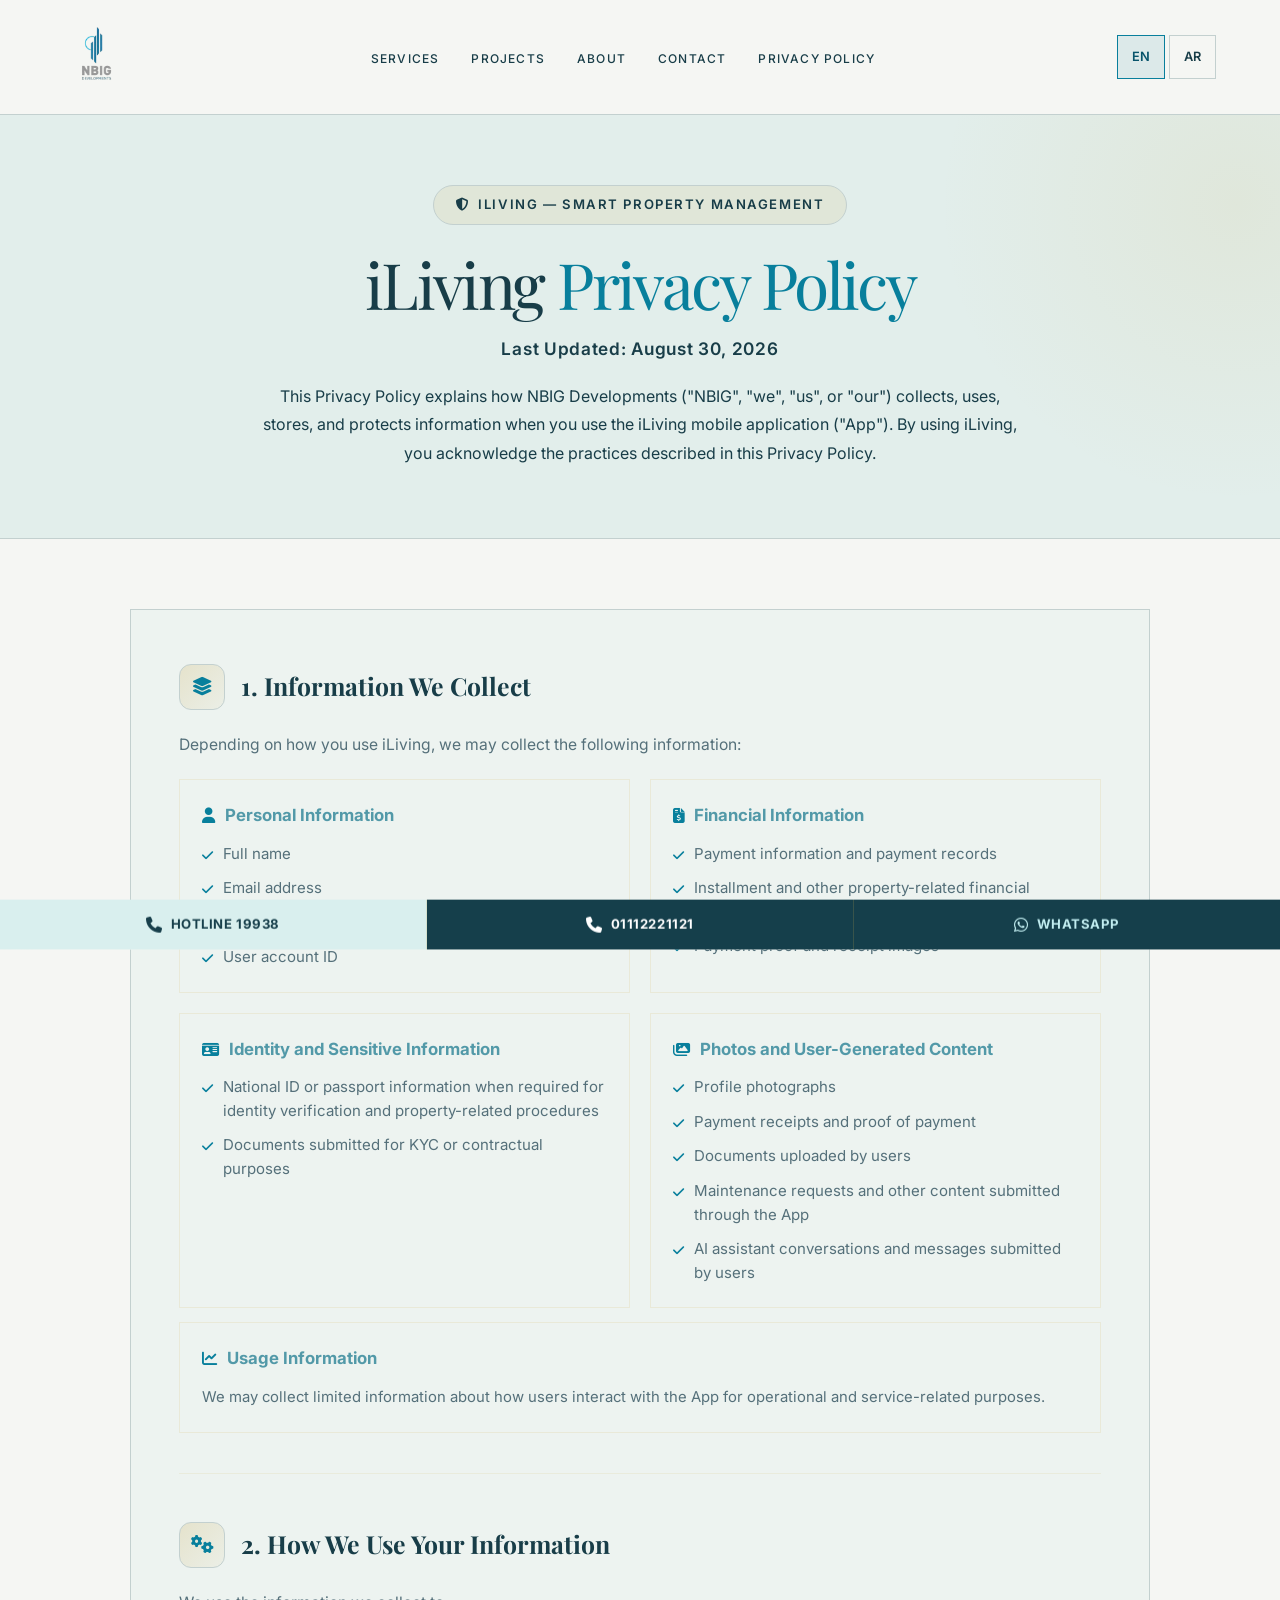
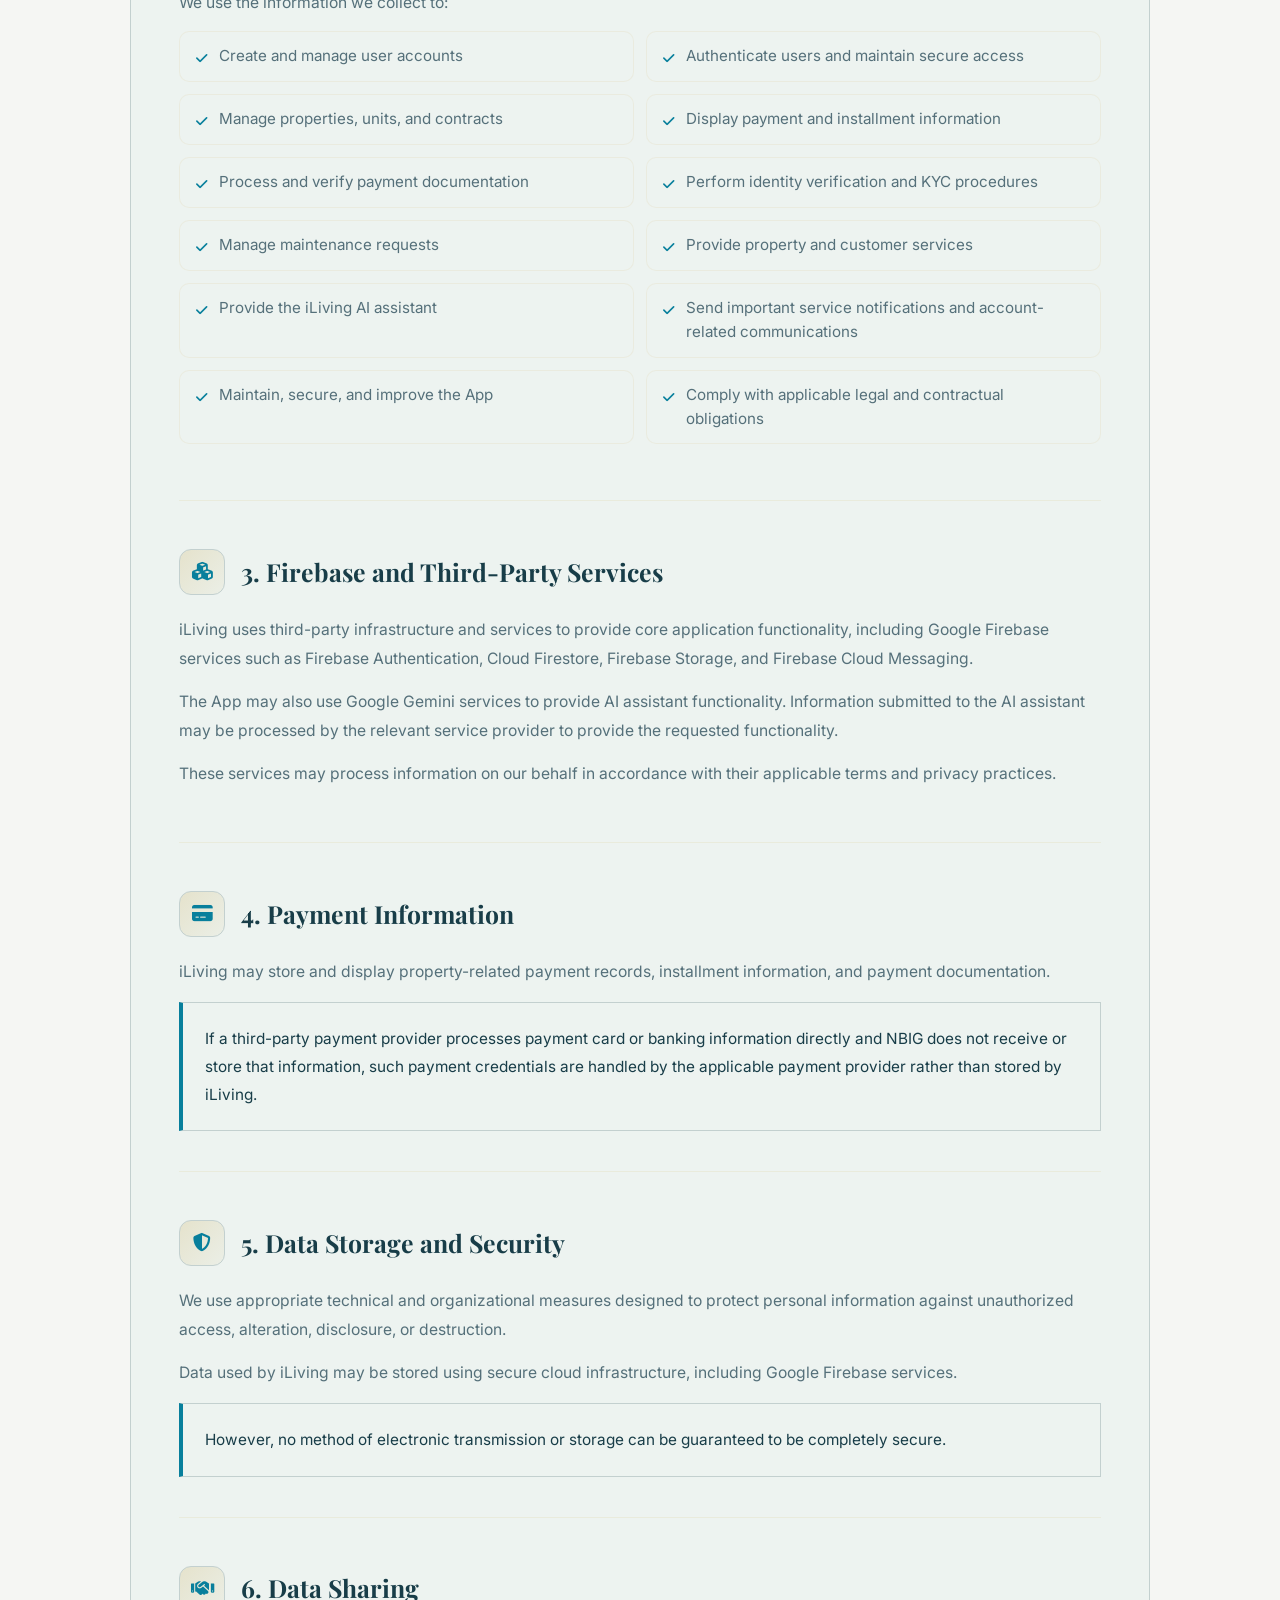
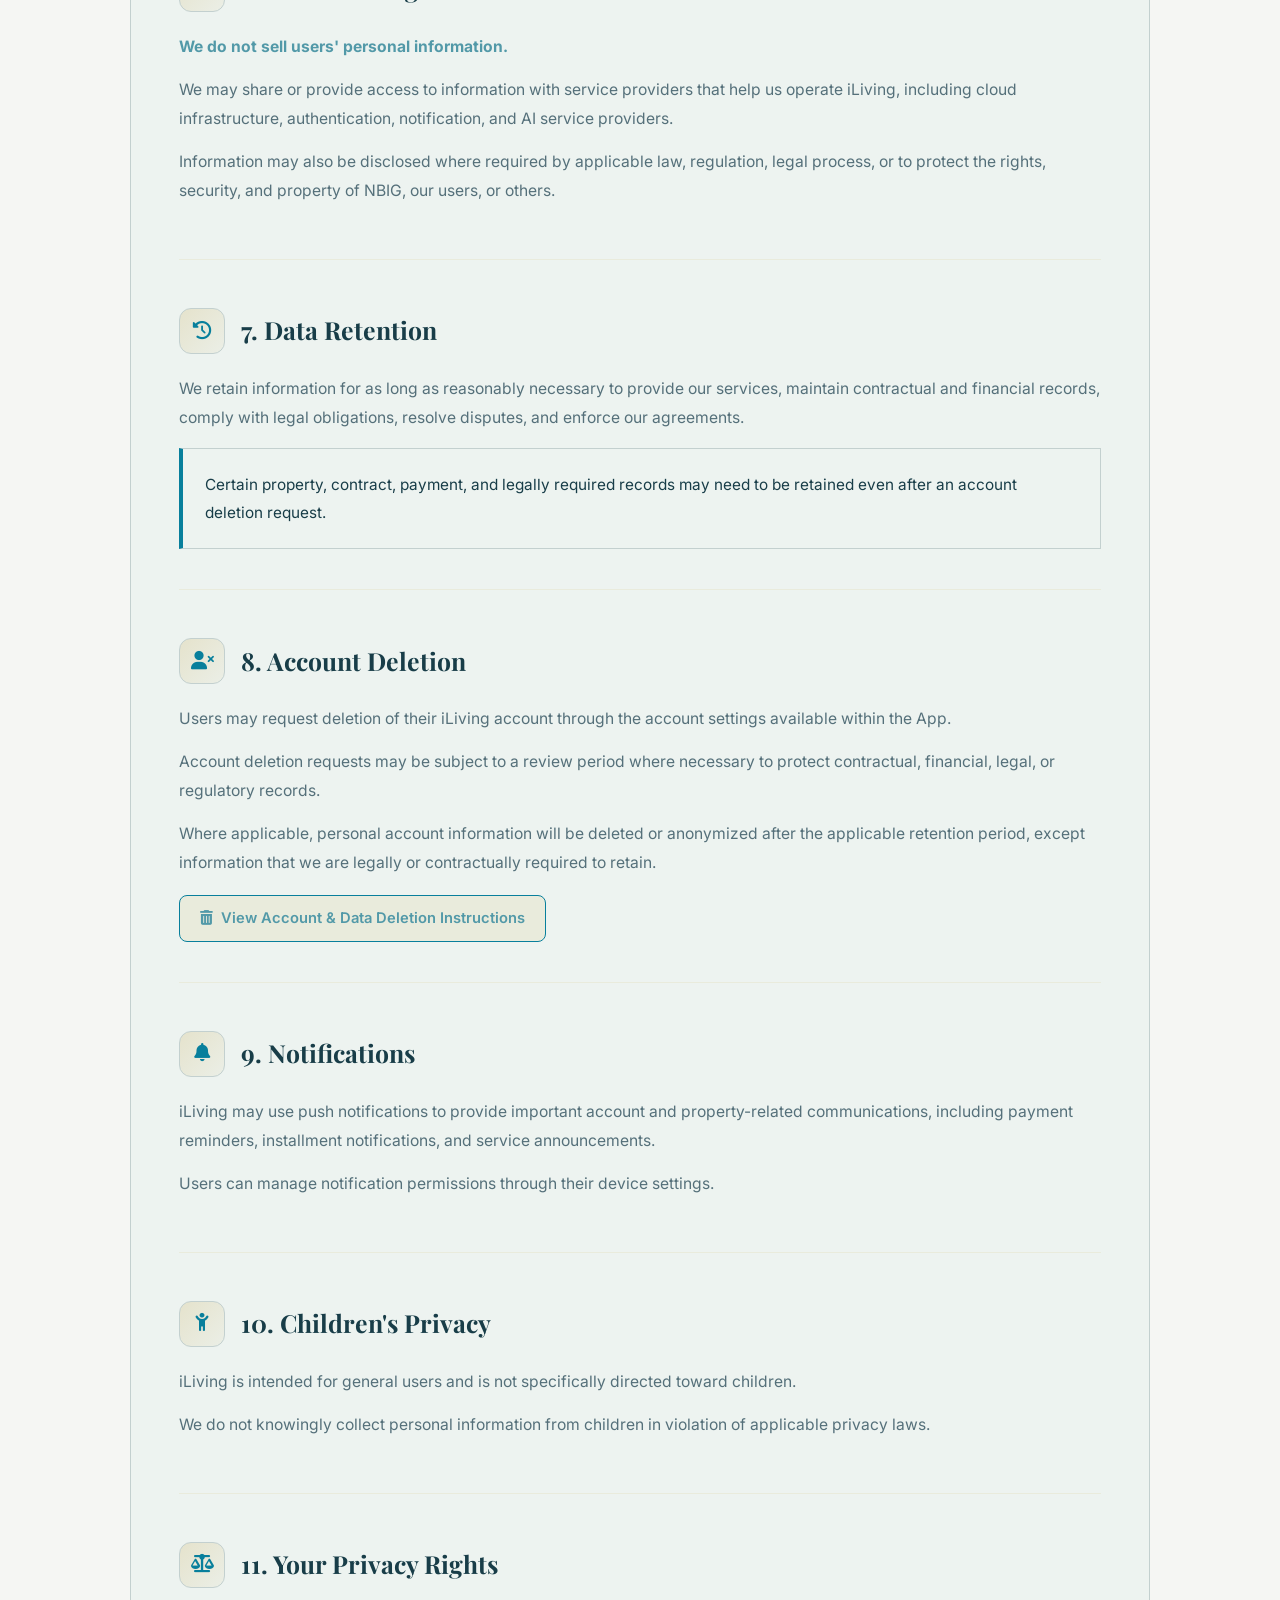
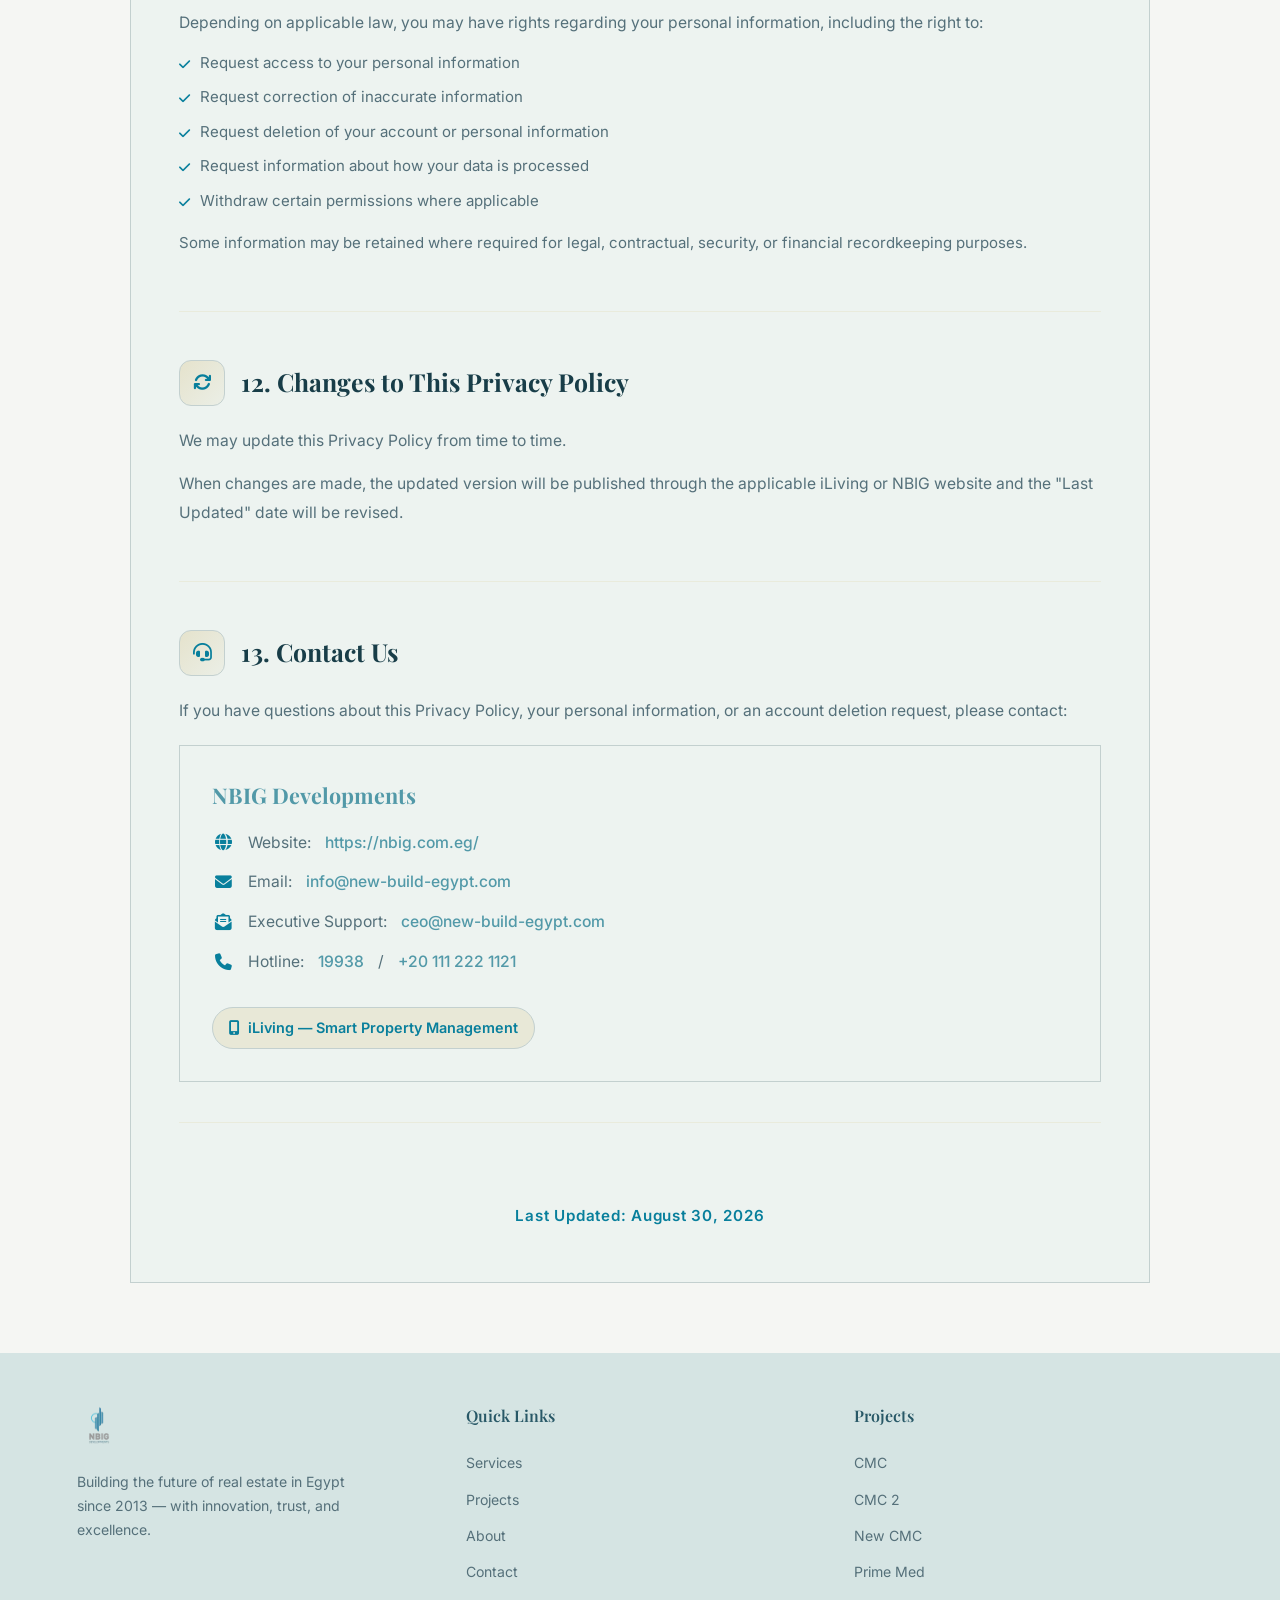
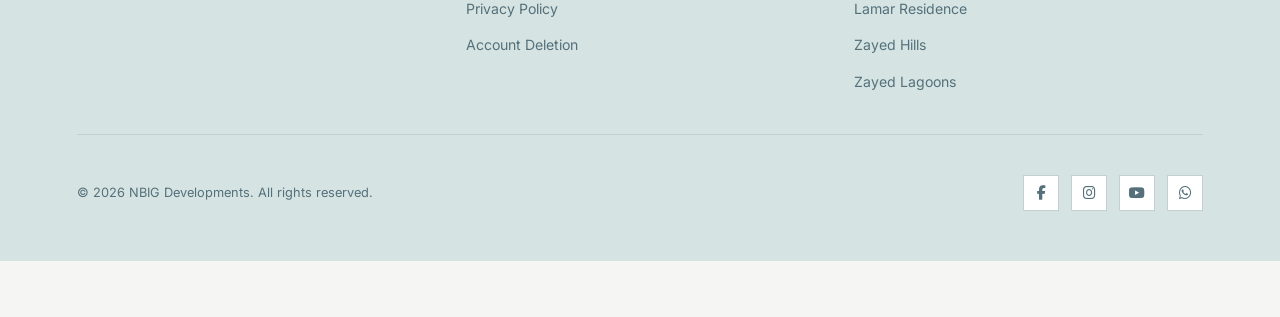
<file: privacy-policy.html>
<!DOCTYPE html>

<html dir="ltr" lang="en">
<head>
<link href="https://nbig.com.eg/privacy-policy" rel="canonical"/>
<meta charset="utf-8"/>
<meta content="width=device-width,initial-scale=1.0" name="viewport"/>
<title>Privacy Policy | iLiving - NBIG Developments</title>
<link href="images/logo.png" rel="icon"/>
<meta content="Privacy Policy for the iLiving smart property management mobile application developed by NBIG Developments." name="description"/>
<meta content="iLiving, Privacy Policy, NBIG Developments, smart property management, real estate app, privacy" name="keywords"/>
<meta content="index,follow" name="robots"/>
<!-- JSON-LD Structured Data Schema -->
<script type="application/ld+json">
  {
    "@context": "https://schema.org",
    "@graph": [
      {
        "@type": "WebPage",
        "@id": "https://nbig.com.eg/privacy-policy#webpage",
        "url": "https://nbig.com.eg/privacy-policy",
        "name": "iLiving Privacy Policy | NBIG Developments",
        "description": "Privacy Policy for the iLiving smart property management mobile application developed by NBIG Developments.",
        "publisher": {
          "@type": "Organization",
          "name": "NBIG Developments",
          "url": "https://nbig.com.eg",
          "logo": "https://nbig.com.eg/images/logo.png"
        }
      }
    ]
  }
  </script>
<meta content="iLiving Privacy Policy | NBIG Developments" property="og:title"/>
<meta content="Privacy Policy for the iLiving smart property management mobile application developed by NBIG Developments." property="og:description"/>
<meta content="https://nbig.com.eg/images/logo.png" property="og:image"/>
<link href="https://fonts.googleapis.com" rel="preconnect"/>
<link crossorigin="" href="https://fonts.gstatic.com" rel="preconnect"/>
<link as="style" href="https://fonts.googleapis.com/css2?family=Playfair+Display:wght@400;600;700;900&amp;family=Inter:wght@300;400;500;600;700&amp;display=swap" onload="this.onload=null;this.rel='stylesheet'" rel="preload"/><noscript><link href="https://fonts.googleapis.com/css2?family=Playfair+Display:wght@400;600;700;900&amp;family=Inter:wght@300;400;500;600;700&amp;display=swap" rel="stylesheet"/></noscript>
<link as="style" href="https://cdnjs.cloudflare.com/ajax/libs/font-awesome/6.5.0/css/all.min.css" onload="this.onload=null;this.rel='stylesheet'" rel="preload"/><noscript><link href="https://cdnjs.cloudflare.com/ajax/libs/font-awesome/6.5.0/css/all.min.css" rel="stylesheet"/></noscript>
<style>
    :root{--gold:#c9a84c;--gold-light:#e8c96d;--gold-dim:rgba(201,168,76,0.15);--dark:#080810;--dark2:#0f0f1e;--dark3:#16162a;--glass:rgba(255,255,255,0.035);--gb:rgba(201,168,76,0.2);--text:#f0ece0;--muted:rgba(240,236,224,0.65);--card-bg:rgba(18,18,34,0.6);}
    *{margin:0;padding:0;box-sizing:border-box;}
    html{scroll-behavior:smooth;}
    body{background:var(--dark);color:var(--text);font-family:'Inter',sans-serif;overflow-x:hidden;}
    #loader{position:fixed;inset:0;background:var(--dark);display:flex;align-items:center;justify-content:center;z-index:9999;transition:opacity .6s;}
    #loader.hidden{opacity:0;pointer-events:none;}
    .li{display:flex;flex-direction:column;align-items:center;gap:20px;}
    .ll{width:80px;animation:pulse 1.5s ease-in-out infinite;}
    .lr{width:50px;height:50px;border:3px solid rgba(201,168,76,.2);border-top-color:var(--gold);border-radius:50%;animation:spin 1s linear infinite;}
    @keyframes spin{to{transform:rotate(360deg);}}
    @keyframes pulse{0%,100%{transform:scale(1);}50%{transform:scale(1.08);}}
    @keyframes fadeUp{from{opacity:0;transform:translateY(30px);}to{opacity:1;transform:translateY(0);}}
    header{position:fixed;top:0;left:0;right:0;z-index:1000;padding:18px 40px;display:flex;align-items:center;justify-content:space-between;transition:background .4s;}
    header.scrolled{background:rgba(8,8,16,.92);backdrop-filter:blur(20px);border-bottom:1px solid var(--gb);}
    .logo img{height:50px;filter:brightness(0)invert(1);}
    nav ul{list-style:none;display:flex;gap:32px;}
    nav a{color:var(--muted);text-decoration:none;font-size:.9rem;font-weight:500;letter-spacing:.05em;transition:color .3s;text-transform:uppercase;}
    nav a:hover{color:var(--gold);}
    .lb{background:none;border:1px solid var(--gb);color:var(--muted);padding:6px 14px;border-radius:4px;cursor:pointer;font-size:.8rem;font-weight:600;transition:all .3s;}
    .lb.active,.lb:hover{background:var(--gold);color:var(--dark);border-color:var(--gold);}
    .ls{display:flex;gap:8px;}
    .mc{display:none;}
    .mt{display:none;flex-direction:column;gap:6px;background:none;border:none;cursor:pointer;padding:4px;}
    .mt span{display:block;width:26px;height:2px;background:var(--text);}
    
    .hero-banner{position:relative;padding:160px 40px 70px;background:linear-gradient(135deg,var(--dark2),var(--dark3));border-bottom:1px solid var(--gb);overflow:hidden;}
    .hero-banner::before{content:'';position:absolute;top:-50%;right:-20%;width:600px;height:600px;background:radial-gradient(circle,rgba(201,168,76,0.1) 0%,transparent 70%);pointer-events:none;}
    .hc{position:relative;z-index:2;max-width:920px;margin:0 auto;text-align:center;}
    .htag{display:inline-flex;align-items:center;gap:8px;background:rgba(201,168,76,.12);border:1px solid var(--gb);border-radius:40px;padding:8px 22px;font-size:.82rem;font-weight:600;letter-spacing:.12em;color:var(--gold);text-transform:uppercase;margin-bottom:24px;animation:fadeUp .8s ease both;}
    .hero-banner h1{font-family:'Playfair Display',serif;font-size:clamp(2.4rem,5vw,4.2rem);font-weight:900;line-height:1.1;margin-bottom:16px;animation:fadeUp .8s .15s ease both;}
    .hero-banner h1 span{color:var(--gold);}
    .hsub{font-size:1.08rem;font-weight:600;color:var(--gold-light);margin-bottom:18px;animation:fadeUp .8s .3s ease both;letter-spacing:0.04em;}
    .happ-notice{font-size:1rem;font-weight:400;color:var(--muted);line-height:1.8;max-width:760px;margin:0 auto;animation:fadeUp .8s .45s ease both;}

    section.policy-content{padding:70px 40px;max-width:1100px;margin:0 auto;}
    .policy-container{background:var(--glass);border:1px solid var(--gb);border-radius:20px;padding:54px 48px;backdrop-filter:blur(14px);box-shadow:0 24px 70px rgba(0,0,0,0.45);}
    .policy-section{margin-bottom:48px;padding-bottom:40px;border-bottom:1px solid rgba(201,168,76,0.12);}
    .policy-section:last-child{margin-bottom:0;padding-bottom:0;border-bottom:none;}
    .policy-sec-header{display:flex;align-items:center;gap:16px;margin-bottom:20px;}
    .policy-sec-icon{width:46px;height:46px;background:linear-gradient(135deg,rgba(201,168,76,.22),rgba(201,168,76,.06));border:1px solid var(--gb);border-radius:12px;display:flex;align-items:center;justify-content:center;color:var(--gold);font-size:1.15rem;flex-shrink:0;}
    .policy-section h2{font-family:'Playfair Display',serif;font-size:1.55rem;font-weight:700;color:var(--text);}
    .policy-section p{color:var(--muted);line-height:1.85;font-size:0.98rem;margin-bottom:14px;}
    
    /* Subsection blocks */
    .subsections-grid{display:grid;grid-template-columns:1fr 1fr;gap:20px;margin-top:20px;margin-bottom:14px;}
    .subsections-grid.single{grid-template-columns:1fr;}
    .sub-card{background:var(--card-bg);border:1px solid rgba(201,168,76,0.14);border-radius:12px;padding:22px;transition:border-color .3s,transform .3s;}
    .sub-card:hover{border-color:var(--gold);transform:translateY(-2px);}
    .sub-card h3{font-size:1.05rem;font-weight:700;color:var(--gold-light);margin-bottom:12px;display:flex;align-items:center;gap:10px;}
    .sub-card h3 i{color:var(--gold);font-size:0.95rem;}
    .sub-card p{color:var(--muted);font-size:0.93rem;line-height:1.7;margin-bottom:0;}

    .policy-list{list-style:none;display:flex;flex-direction:column;gap:10px;margin-top:8px;}
    .policy-list li{display:flex;align-items:flex-start;gap:10px;color:var(--muted);font-size:0.94rem;line-height:1.6;}
    .policy-list li::before{content:'\f00c';font-family:'Font Awesome 6 Free';font-weight:900;color:var(--gold);font-size:0.8rem;margin-top:4px;flex-shrink:0;}

    .grid-list{list-style:none;display:grid;grid-template-columns:1fr 1fr;gap:12px;margin-top:14px;margin-bottom:16px;}
    .grid-list li{display:flex;align-items:flex-start;gap:12px;color:var(--muted);font-size:0.95rem;line-height:1.6;background:rgba(255,255,255,0.015);border:1px solid rgba(201,168,76,0.1);padding:12px 16px;border-radius:10px;}
    .grid-list li::before{content:'\f00c';font-family:'Font Awesome 6 Free';font-weight:900;color:var(--gold);font-size:0.82rem;margin-top:4px;flex-shrink:0;}

    .callout-box{background:linear-gradient(135deg,rgba(201,168,76,.12),rgba(201,168,76,.03));border:1px solid var(--gb);border-left:4px solid var(--gold);border-radius:12px;padding:22px;margin-top:16px;}
    .callout-box p{color:var(--text);font-weight:400;line-height:1.8;margin-bottom:8px;font-size:0.96rem;}
    .callout-box p:last-child{margin-bottom:0;}

    .contact-card-box{background:linear-gradient(135deg,rgba(201,168,76,.12),rgba(201,168,76,.02));border:1px solid var(--gb);border-radius:16px;padding:32px;margin-top:20px;}
    .contact-company-title{font-family:'Playfair Display',serif;font-size:1.35rem;color:var(--gold-light);margin-bottom:16px;font-weight:700;}
    .contact-info-row{display:flex;align-items:center;gap:14px;margin-bottom:14px;color:var(--muted);font-size:0.98rem;}
    .contact-info-row:last-child{margin-bottom:0;}
    .contact-info-row i{color:var(--gold);width:22px;text-align:center;font-size:1.05rem;}
    .contact-info-row a{color:var(--gold-light);text-decoration:none;font-weight:500;transition:color 0.25s;}
    .contact-info-row a:hover{color:var(--gold);text-decoration:underline;}
    .app-brand-badge{display:inline-flex;align-items:center;gap:8px;background:rgba(201,168,76,0.15);border:1px solid var(--gb);padding:8px 16px;border-radius:30px;color:var(--gold);font-weight:600;font-size:0.9rem;margin-top:18px;}

    .last-updated-bar{text-align:center;padding:32px 0 0;font-size:0.95rem;color:var(--gold);font-weight:600;letter-spacing:0.05em;}

    .ss{position:fixed;left:0;top:50%;transform:translateY(-50%);display:flex;flex-direction:column;z-index:900;border-radius:0 10px 10px 0;overflow:hidden;box-shadow:2px 0 20px rgba(0,0,0,.3);}
    .ss a{background:rgba(8,8,16,.9);backdrop-filter:blur(10px);border-bottom:1px solid var(--gb);color:var(--muted);padding:15px 14px;font-size:1.05rem;text-decoration:none;display:flex;align-items:center;justify-content:center;transition:all .3s;}
    .ss a:last-child{border-bottom:none;}
    .ss a:hover{background:var(--gold);color:var(--dark);}

    footer{background:var(--dark2);border-top:1px solid var(--gb);padding:48px 80px 28px;}
    .footer-top{display:grid;grid-template-columns:1fr 1fr 1fr;gap:40px;margin-bottom:40px;padding-bottom:40px;border-bottom:1px solid var(--gb);}
    .footer-brand img{height:44px;margin-bottom:16px;filter:brightness(0)invert(1);}
    .footer-brand p{color:var(--muted);font-size:.88rem;line-height:1.7;max-width:280px;}
    .footer-col h4{font-family:'Playfair Display',serif;font-size:1rem;font-weight:600;margin-bottom:20px;color:var(--gold);}
    .footer-col ul{list-style:none;display:flex;flex-direction:column;gap:10px;}
    .footer-col ul a{color:var(--muted);text-decoration:none;font-size:.88rem;transition:color .3s;}
    .footer-col ul a:hover{color:var(--gold);}
    .footer-col p{color:var(--muted);font-size:.88rem;line-height:1.8;}
    .footer-bottom{display:flex;align-items:center;justify-content:space-between;font-size:.8rem;color:var(--muted);}
    .footer-social{display:flex;gap:12px;}
    .footer-social a{width:36px;height:36px;background:var(--glass);border:1px solid var(--gb);border-radius:50%;display:flex;align-items:center;justify-content:center;color:var(--muted);text-decoration:none;font-size:.9rem;transition:all .3s;}
    .footer-social a:hover{background:var(--gold);color:var(--dark);border-color:var(--gold);}

    .float-bar {position: fixed; bottom: 0; left: 0; right: 0; z-index: 950; display: flex; align-items: stretch; background: rgba(8,8,16,.97); border-top: 1px solid rgba(201,168,76,0.2); backdrop-filter: blur(20px); -webkit-backdrop-filter: blur(20px); box-shadow: 0 -4px 30px rgba(0,0,0,.5); transform: translateY(100%); transition: transform .4s cubic-bezier(.4,0,.2,1);}
    .float-bar.visible { transform: translateY(0); }
    .float-bar a { flex: 1; display: flex; align-items: center; justify-content: center; gap: 8px; padding: 14px 10px; text-decoration: none; font-size: .82rem; font-weight: 700; letter-spacing: .04em; text-transform: uppercase; transition: background .25s, color .25s; border-right: 1px solid rgba(201,168,76,0.2); }
    .float-bar a:last-child { border-right: none; }
    .float-bar .fb-hotline { background: linear-gradient(135deg,#c9a84c,#e8c96d); color: #080810; }
    .float-bar .fb-hotline:hover { filter: brightness(1.1); }
    .float-bar .fb-call { color: #e8c96d; }
    .float-bar .fb-call:hover { background: rgba(201,168,76,.12); color: #c9a84c; }
    .float-bar .fb-wa { color: #25d366; }
    .float-bar .fb-wa:hover { background: rgba(37,211,102,.1); }
    .float-bar i { font-size: 1rem; }

    @media(max-width:900px){
      header{padding:16px 24px;}
      header.scrolled{backdrop-filter:none;-webkit-backdrop-filter:none;}
      nav ul{display:none;position:fixed;top:0;left:0;right:0;bottom:0;background:rgba(8,8,16,.98);flex-direction:column;align-items:center;justify-content:center;gap:36px;}
      nav ul.open{display:flex;}
      .mt{display:flex;}
      .mc{display:none;position:absolute;top:20px;right:24px;background:none;border:none;color:var(--text);font-size:1.6rem;cursor:pointer;padding:8px;line-height:1;z-index:1001;transition:color .3s;}
      .mc:hover{color:var(--gold);}
      nav ul.open .mc{display:block;}
      .hero-banner{padding:130px 24px 50px;}
      section.policy-content{padding:40px 20px;}
      .policy-container{padding:32px 22px;}
      .subsections-grid{grid-template-columns:1fr;}
      .grid-list{grid-template-columns:1fr;}
      .footer-top{grid-template-columns:1fr;}
      .footer-bottom{flex-direction:column;gap:16px;text-align:center;}
      .ss{display:none;}
      footer{padding:36px 24px 24px;}
    }
    @media(max-width:580px){
      .float-bar a { font-size: .72rem; padding: 12px 6px; gap: 5px; }
      .float-bar i { font-size: .9rem; }
    }
    [dir="rtl"] .policy-sec-header{flex-direction:row-reverse;text-align:right;}
    [dir="rtl"] .policy-section{text-align:right;}
    [dir="rtl"] .callout-box{border-left:1px solid var(--gb);border-right:4px solid var(--gold);text-align:right;}
    [dir="rtl"] .contact-info-row{flex-direction:row-reverse;}
    [dir="rtl"] .sub-card{text-align:right;}
    [dir="rtl"] .sub-card h3{flex-direction:row-reverse;}
    [dir="rtl"] .policy-list li{flex-direction:row-reverse;}
    [dir="rtl"] .grid-list li{flex-direction:row-reverse;}
    [dir="rtl"] .contact-card-box{text-align:right;}
  </style>
<link href="css/editorial.css" rel="stylesheet"/>
<script defer="" src="js/site-quality.js"></script>
</head>
<body class="nbig-complete">
<a class="skip-link" href="#main-content">Skip to content</a>
<!-- LOADER -->
<div id="loader">
<div class="li"><img alt="NBIG Developments" class="ll" height="80" src="images/logo.webp" width="80"/>
<div class="lr"></div>
</div>
</div>
<!-- SOCIAL SIDEBAR -->
<div class="ss">
<a aria-label="Facebook Profile" href="https://www.facebook.com/nbigdevelopments" rel="noopener" target="_blank"><i class="fab fa-facebook-f"></i></a>
<a aria-label="Instagram Profile" href="https://www.instagram.com/nbigdevelopments/" rel="noopener" target="_blank"><i class="fab fa-instagram"></i></a>
<a aria-label="YouTube Channel" href="https://www.youtube.com/@nbigdevelopments6485" rel="noopener" target="_blank"><i class="fab fa-youtube"></i></a>
<a aria-label="WhatsApp Contact" href="https://wa.me/201112221121" rel="noopener" target="_blank"><i class="fab fa-whatsapp"></i></a>
<a aria-label="Call Helpline" href="tel:19938"><i class="fas fa-phone"></i></a>
</div>
<!-- HEADER -->
<header id="header">
<div class="logo"><a href="index.html"><img alt="NBIG Developments" class="header-logo" height="50" src="images/logo.webp" width="50"/></a></div>
<nav><button aria-label="Open navigation menu" class="mt" id="mt"><span></span><span></span><span></span></button>
<ul id="nm">
<button aria-label="Close menu" class="mc" id="mc"><i class="fas fa-times"></i></button>
<li><a data-t="ns" href="https://nbig.com.eg/#services">Services</a></li>
<li><a data-t="np" href="https://nbig.com.eg/#portfolio">Projects</a></li>
<li><a data-t="na" href="https://nbig.com.eg/#about">About</a></li>
<li><a data-t="nc" href="index.html#contact">Contact</a></li>
<li><a data-t="pp_link" href="privacy-policy.html">Privacy Policy</a></li>
</ul>
</nav>
<div class="ls"><button class="lb active" id="ben">EN</button><button class="lb" id="bar">AR</button></div>
</header>
<!-- HERO BANNER -->
<div class="hero-banner" id="main-content" tabindex="-1">
<div class="hc">
<div class="htag"><i class="fas fa-shield-halved"></i> <span data-t="htag">iLiving — Smart Property Management</span></div>
<h1 data-t="title">iLiving <span>Privacy Policy</span></h1>
<div class="hsub" data-t="subtitle">Last Updated: August 30, 2026</div>
<p class="happ-notice" data-t="app_notice">This Privacy Policy explains how NBIG Developments ("NBIG", "we", "us", or "our") collects, uses, stores, and protects information when you use the iLiving mobile application ("App"). By using iLiving, you acknowledge the practices described in this Privacy Policy.</p>
</div>
</div>
<!-- MAIN POLICY CONTENT -->
<section class="policy-content">
<div class="policy-container">
<!-- Section 1: Information We Collect -->
<div class="policy-section">
<div class="policy-sec-header">
<div class="policy-sec-icon"><i class="fas fa-layer-group"></i></div>
<h2 data-t="s1_title">1. Information We Collect</h2>
</div>
<p data-t="s1_intro">Depending on how you use iLiving, we may collect the following information:</p>
<div class="subsections-grid">
<!-- Personal Info -->
<div class="sub-card">
<h3 data-t="s1_sub1_h"><i class="fas fa-user"></i> Personal Information</h3>
<ul class="policy-list">
<li data-t="s1_sub1_i1">Full name</li>
<li data-t="s1_sub1_i2">Email address</li>
<li data-t="s1_sub1_i3">Phone number</li>
<li data-t="s1_sub1_i4">User account ID</li>
</ul>
</div>
<!-- Financial Info -->
<div class="sub-card">
<h3 data-t="s1_sub2_h"><i class="fas fa-file-invoice-dollar"></i> Financial Information</h3>
<ul class="policy-list">
<li data-t="s1_sub2_i1">Payment information and payment records</li>
<li data-t="s1_sub2_i2">Installment and other property-related financial information</li>
<li data-t="s1_sub2_i3">Payment proof and receipt images</li>
</ul>
</div>
<!-- Identity and Sensitive Info -->
<div class="sub-card">
<h3 data-t="s1_sub3_h"><i class="fas fa-id-card"></i> Identity and Sensitive Information</h3>
<ul class="policy-list">
<li data-t="s1_sub3_i1">National ID or passport information when required for identity verification and property-related procedures</li>
<li data-t="s1_sub3_i2">Documents submitted for KYC or contractual purposes</li>
</ul>
</div>
<!-- Photos and User-Generated Content -->
<div class="sub-card">
<h3 data-t="s1_sub4_h"><i class="fas fa-images"></i> Photos and User-Generated Content</h3>
<ul class="policy-list">
<li data-t="s1_sub4_i1">Profile photographs</li>
<li data-t="s1_sub4_i2">Payment receipts and proof of payment</li>
<li data-t="s1_sub4_i3">Documents uploaded by users</li>
<li data-t="s1_sub4_i4">Maintenance requests and other content submitted through the App</li>
<li data-t="s1_sub4_i5">AI assistant conversations and messages submitted by users</li>
</ul>
</div>
</div>
<!-- Usage Information -->
<div class="sub-card" style="margin-top: 14px;">
<h3 data-t="s1_sub5_h"><i class="fas fa-chart-line"></i> Usage Information</h3>
<p data-t="s1_sub5_p">We may collect limited information about how users interact with the App for operational and service-related purposes.</p>
</div>
</div>
<!-- Section 2: How We Use Your Information -->
<div class="policy-section">
<div class="policy-sec-header">
<div class="policy-sec-icon"><i class="fas fa-gears"></i></div>
<h2 data-t="s2_title">2. How We Use Your Information</h2>
</div>
<p data-t="s2_intro">We use the information we collect to:</p>
<ul class="grid-list">
<li data-t="s2_item1">Create and manage user accounts</li>
<li data-t="s2_item2">Authenticate users and maintain secure access</li>
<li data-t="s2_item3">Manage properties, units, and contracts</li>
<li data-t="s2_item4">Display payment and installment information</li>
<li data-t="s2_item5">Process and verify payment documentation</li>
<li data-t="s2_item6">Perform identity verification and KYC procedures</li>
<li data-t="s2_item7">Manage maintenance requests</li>
<li data-t="s2_item8">Provide property and customer services</li>
<li data-t="s2_item9">Provide the iLiving AI assistant</li>
<li data-t="s2_item10">Send important service notifications and account-related communications</li>
<li data-t="s2_item11">Maintain, secure, and improve the App</li>
<li data-t="s2_item12">Comply with applicable legal and contractual obligations</li>
</ul>
</div>
<!-- Section 3: Firebase and Third-Party Services -->
<div class="policy-section">
<div class="policy-sec-header">
<div class="policy-sec-icon"><i class="fas fa-cubes"></i></div>
<h2 data-t="s3_title">3. Firebase and Third-Party Services</h2>
</div>
<p data-t="s3_p1">iLiving uses third-party infrastructure and services to provide core application functionality, including Google Firebase services such as Firebase Authentication, Cloud Firestore, Firebase Storage, and Firebase Cloud Messaging.</p>
<p data-t="s3_p2">The App may also use Google Gemini services to provide AI assistant functionality. Information submitted to the AI assistant may be processed by the relevant service provider to provide the requested functionality.</p>
<p data-t="s3_p3">These services may process information on our behalf in accordance with their applicable terms and privacy practices.</p>
</div>
<!-- Section 4: Payment Information -->
<div class="policy-section">
<div class="policy-sec-header">
<div class="policy-sec-icon"><i class="fas fa-credit-card"></i></div>
<h2 data-t="s4_title">4. Payment Information</h2>
</div>
<p data-t="s4_p1">iLiving may store and display property-related payment records, installment information, and payment documentation.</p>
<div class="callout-box">
<p data-t="s4_p2">If a third-party payment provider processes payment card or banking information directly and NBIG does not receive or store that information, such payment credentials are handled by the applicable payment provider rather than stored by iLiving.</p>
</div>
</div>
<!-- Section 5: Data Storage and Security -->
<div class="policy-section">
<div class="policy-sec-header">
<div class="policy-sec-icon"><i class="fas fa-shield-halved"></i></div>
<h2 data-t="s5_title">5. Data Storage and Security</h2>
</div>
<p data-t="s5_p1">We use appropriate technical and organizational measures designed to protect personal information against unauthorized access, alteration, disclosure, or destruction.</p>
<p data-t="s5_p2">Data used by iLiving may be stored using secure cloud infrastructure, including Google Firebase services.</p>
<div class="callout-box">
<p data-t="s5_p3">However, no method of electronic transmission or storage can be guaranteed to be completely secure.</p>
</div>
</div>
<!-- Section 6: Data Sharing -->
<div class="policy-section">
<div class="policy-sec-header">
<div class="policy-sec-icon"><i class="fas fa-handshake"></i></div>
<h2 data-t="s6_title">6. Data Sharing</h2>
</div>
<p data-t="s6_p1"><strong style="color:var(--gold-light);">We do not sell users' personal information.</strong></p>
<p data-t="s6_p2">We may share or provide access to information with service providers that help us operate iLiving, including cloud infrastructure, authentication, notification, and AI service providers.</p>
<p data-t="s6_p3">Information may also be disclosed where required by applicable law, regulation, legal process, or to protect the rights, security, and property of NBIG, our users, or others.</p>
</div>
<!-- Section 7: Data Retention -->
<div class="policy-section">
<div class="policy-sec-header">
<div class="policy-sec-icon"><i class="fas fa-clock-rotate-left"></i></div>
<h2 data-t="s7_title">7. Data Retention</h2>
</div>
<p data-t="s7_p1">We retain information for as long as reasonably necessary to provide our services, maintain contractual and financial records, comply with legal obligations, resolve disputes, and enforce our agreements.</p>
<div class="callout-box">
<p data-t="s7_p2">Certain property, contract, payment, and legally required records may need to be retained even after an account deletion request.</p>
</div>
</div>
<!-- Section 8: Account Deletion -->
<div class="policy-section">
<div class="policy-sec-header">
<div class="policy-sec-icon"><i class="fas fa-user-xmark"></i></div>
<h2 data-t="s8_title">8. Account Deletion</h2>
</div>
<p data-t="s8_p1">Users may request deletion of their iLiving account through the account settings available within the App.</p>
<p data-t="s8_p2">Account deletion requests may be subject to a review period where necessary to protect contractual, financial, legal, or regulatory records.</p>
<p data-t="s8_p3">Where applicable, personal account information will be deleted or anonymized after the applicable retention period, except information that we are legally or contractually required to retain.</p>
<div style="margin-top: 18px;">
<a href="account-deletion.html" style="display:inline-flex;align-items:center;gap:8px;background:rgba(201,168,76,0.12);border:1px solid var(--gold);color:var(--gold-light);padding:10px 20px;border-radius:8px;text-decoration:none;font-size:0.92rem;font-weight:600;transition:all .3s;">
<i class="fas fa-trash-can"></i> <span data-t="s8_link_btn">View Account &amp; Data Deletion Instructions</span>
</a>
</div>
</div>
<!-- Section 9: Notifications -->
<div class="policy-section">
<div class="policy-sec-header">
<div class="policy-sec-icon"><i class="fas fa-bell"></i></div>
<h2 data-t="s9_title">9. Notifications</h2>
</div>
<p data-t="s9_p1">iLiving may use push notifications to provide important account and property-related communications, including payment reminders, installment notifications, and service announcements.</p>
<p data-t="s9_p2">Users can manage notification permissions through their device settings.</p>
</div>
<!-- Section 10: Children's Privacy -->
<div class="policy-section">
<div class="policy-sec-header">
<div class="policy-sec-icon"><i class="fas fa-child-reaching"></i></div>
<h2 data-t="s10_title">10. Children's Privacy</h2>
</div>
<p data-t="s10_p1">iLiving is intended for general users and is not specifically directed toward children.</p>
<p data-t="s10_p2">We do not knowingly collect personal information from children in violation of applicable privacy laws.</p>
</div>
<!-- Section 11: Your Privacy Rights -->
<div class="policy-section">
<div class="policy-sec-header">
<div class="policy-sec-icon"><i class="fas fa-scale-balanced"></i></div>
<h2 data-t="s11_title">11. Your Privacy Rights</h2>
</div>
<p data-t="s11_intro">Depending on applicable law, you may have rights regarding your personal information, including the right to:</p>
<ul class="policy-list" style="margin-bottom: 16px;">
<li data-t="s11_item1">Request access to your personal information</li>
<li data-t="s11_item2">Request correction of inaccurate information</li>
<li data-t="s11_item3">Request deletion of your account or personal information</li>
<li data-t="s11_item4">Request information about how your data is processed</li>
<li data-t="s11_item5">Withdraw certain permissions where applicable</li>
</ul>
<p data-t="s11_footer" style="color:var(--muted);font-size:0.94rem;">Some information may be retained where required for legal, contractual, security, or financial recordkeeping purposes.</p>
</div>
<!-- Section 12: Changes to This Privacy Policy -->
<div class="policy-section">
<div class="policy-sec-header">
<div class="policy-sec-icon"><i class="fas fa-arrows-rotate"></i></div>
<h2 data-t="s12_title">12. Changes to This Privacy Policy</h2>
</div>
<p data-t="s12_p1">We may update this Privacy Policy from time to time.</p>
<p data-t="s12_p2">When changes are made, the updated version will be published through the applicable iLiving or NBIG website and the "Last Updated" date will be revised.</p>
</div>
<!-- Section 13: Contact Us -->
<div class="policy-section">
<div class="policy-sec-header">
<div class="policy-sec-icon"><i class="fas fa-headset"></i></div>
<h2 data-t="s13_title">13. Contact Us</h2>
</div>
<p data-t="s13_intro">If you have questions about this Privacy Policy, your personal information, or an account deletion request, please contact:</p>
<div class="contact-card-box">
<div class="contact-company-title" data-t="s13_company">NBIG Developments</div>
<div class="contact-info-row">
<i class="fas fa-globe"></i>
<span data-t="s13_web_lbl">Website:</span> <a href="https://nbig.com.eg/" rel="noopener" target="_blank">https://nbig.com.eg/</a>
</div>
<div class="contact-info-row">
<i class="fas fa-envelope"></i>
<span data-t="s13_email_lbl">Email:</span> <a href="mailto:info@new-build-egypt.com">info@new-build-egypt.com</a>
</div>
<div class="contact-info-row">
<i class="fas fa-envelope-open-text"></i>
<span data-t="s13_ceo_lbl">Executive Support:</span> <a href="mailto:ceo@new-build-egypt.com">ceo@new-build-egypt.com</a>
</div>
<div class="contact-info-row">
<i class="fas fa-phone"></i>
<span data-t="s13_phone_lbl">Hotline:</span> <a href="tel:19938">19938</a> / <a href="tel:+201112221121">+20 111 222 1121</a>
</div>
<div class="app-brand-badge">
<i class="fas fa-mobile-screen-button"></i>
<span data-t="s13_brand">iLiving — Smart Property Management</span>
</div>
</div>
</div>
<!-- Bottom updated tag -->
<div class="last-updated-bar" data-t="last_updated">
        Last Updated: August 30, 2026
      </div>
</div>
</section>
<!-- FOOTER -->
<footer style="margin-bottom:56px;">
<div class="footer-top">
<div class="footer-brand">
<img alt="NBIG Developments" decoding="async" height="44" loading="lazy" src="images/logo.webp" width="44"/>
<p data-t="fd">Building the future of real estate in Egypt since 2013 — with innovation, trust, and excellence.</p>
</div>
<div class="footer-col">
<h4 data-t="fl">Quick Links</h4>
<ul>
<li><a data-t="ns" href="https://nbig.com.eg/#services">Services</a></li>
<li><a data-t="np" href="https://nbig.com.eg/#portfolio">Projects</a></li>
<li><a data-t="na" href="https://nbig.com.eg/#about">About</a></li>
<li><a data-t="nc" href="index.html#contact">Contact</a></li>
<li><a data-t="pp_link" href="privacy-policy.html">Privacy Policy</a></li>
<li><a data-t="del_link" href="account-deletion.html">Account Deletion</a></li>
</ul>
</div>
<div class="footer-col">
<h4 data-t="fpro">Projects</h4>
<ul>
<li><a href="cmc.html">CMC</a></li>
<li><a href="cmc-2.html">CMC 2</a></li>
<li><a href="new-cmc.html">New CMC</a></li>
<li><a href="prime.html">Prime Med</a></li>
<li><a href="lamar-residence.html">Lamar Residence</a></li>
<li><a href="zayed-hills.html">Zayed Hills</a></li>
<li><a href="zayed-lagoons.html">Zayed Lagoons</a></li>
</ul>
</div>
</div>
<div class="footer-bottom">
<div>© 2026 NBIG Developments. <span data-t="rg">All rights reserved.</span></div>
<div class="footer-social">
<a aria-label="Facebook Profile" href="https://www.facebook.com/nbigdevelopments" rel="noopener" target="_blank"><i class="fab fa-facebook-f"></i></a>
<a aria-label="Instagram Profile" href="https://www.instagram.com/nbigdevelopments/" rel="noopener" target="_blank"><i class="fab fa-instagram"></i></a>
<a aria-label="YouTube Channel" href="https://www.youtube.com/@nbigdevelopments6485" rel="noopener" target="_blank"><i class="fab fa-youtube"></i></a>
<a aria-label="WhatsApp Contact" href="https://wa.me/201112221121" rel="noopener" target="_blank"><i class="fab fa-whatsapp"></i></a>
</div>
</div>
</footer>
<!-- FLOATING BOTTOM BAR -->
<div aria-label="Quick contact" class="float-bar" id="floatBar" role="navigation">
<a class="fb-hotline" href="tel:19938" id="fb-hotline-btn">
<i aria-hidden="true" class="fas fa-phone"></i>
<span>Hotline 19938</span>
</a>
<a class="fb-call" href="tel:+201112221121" id="fb-call-btn">
<i aria-hidden="true" class="fas fa-phone"></i>
<span>01112221121</span>
</a>
<a class="fb-wa" href="https://wa.me/201112221121" id="fb-wa-btn" rel="noopener noreferrer" target="_blank">
<i aria-hidden="true" class="fab fa-whatsapp"></i>
<span>WhatsApp</span>
</a>
</div>
<script>
    const hideLoader = () => { const l = document.getElementById('loader'); if (l) l.classList.add('hidden'); };
    window.addEventListener('load', () => setTimeout(hideLoader, 300));
    setTimeout(hideLoader, 4000);

    window.addEventListener('scroll', () => { 
      const h = document.getElementById('header');
      if (h) h.classList.toggle('scrolled', window.scrollY > 60); 
    });

    const mt = document.getElementById('mt');
    const nm = document.getElementById('nm');
    const mc = document.getElementById('mc');
    if (mt && nm) mt.onclick = () => nm.classList.toggle('open');
    if (mc && nm) mc.onclick = () => nm.classList.remove('open');
    document.querySelectorAll('#nm a').forEach(a => a.addEventListener('click', () => nm && nm.classList.remove('open')));

    const floatBar = document.getElementById('floatBar');
    if (floatBar) {
      const showBar = () => {
        floatBar.classList.toggle('visible', window.scrollY > 100);
      };
      window.addEventListener('scroll', showBar, { passive: true });
      showBar();
    }

    const T = {
      en: {
        ns: 'Services', np: 'Projects', na: 'About', nc: 'Contact', pp_link: 'Privacy Policy', del_link: 'Account Deletion',
        htag: 'iLiving — Smart Property Management',
        title: 'iLiving <span>Privacy Policy</span>',
        subtitle: 'Last Updated: August 30, 2026',
        app_notice: 'This Privacy Policy explains how NBIG Developments ("NBIG", "we", "us", or "our") collects, uses, stores, and protects information when you use the iLiving mobile application ("App"). By using iLiving, you acknowledge the practices described in this Privacy Policy.',
        
        s1_title: '1. Information We Collect',
        s1_intro: 'Depending on how you use iLiving, we may collect the following information:',
        s1_sub1_h: '<i class="fas fa-user"></i> Personal Information',
        s1_sub1_i1: 'Full name',
        s1_sub1_i2: 'Email address',
        s1_sub1_i3: 'Phone number',
        s1_sub1_i4: 'User account ID',
        s1_sub2_h: '<i class="fas fa-file-invoice-dollar"></i> Financial Information',
        s1_sub2_i1: 'Payment information and payment records',
        s1_sub2_i2: 'Installment and other property-related financial information',
        s1_sub2_i3: 'Payment proof and receipt images',
        s1_sub3_h: '<i class="fas fa-id-card"></i> Identity and Sensitive Information',
        s1_sub3_i1: 'National ID or passport information when required for identity verification and property-related procedures',
        s1_sub3_i2: 'Documents submitted for KYC or contractual purposes',
        s1_sub4_h: '<i class="fas fa-images"></i> Photos and User-Generated Content',
        s1_sub4_i1: 'Profile photographs',
        s1_sub4_i2: 'Payment receipts and proof of payment',
        s1_sub4_i3: 'Documents uploaded by users',
        s1_sub4_i4: 'Maintenance requests and other content submitted through the App',
        s1_sub4_i5: 'AI assistant conversations and messages submitted by users',
        s1_sub5_h: '<i class="fas fa-chart-line"></i> Usage Information',
        s1_sub5_p: 'We may collect limited information about how users interact with the App for operational and service-related purposes.',

        s2_title: '2. How We Use Your Information',
        s2_intro: 'We use the information we collect to:',
        s2_item1: 'Create and manage user accounts',
        s2_item2: 'Authenticate users and maintain secure access',
        s2_item3: 'Manage properties, units, and contracts',
        s2_item4: 'Display payment and installment information',
        s2_item5: 'Process and verify payment documentation',
        s2_item6: 'Perform identity verification and KYC procedures',
        s2_item7: 'Manage maintenance requests',
        s2_item8: 'Provide property and customer services',
        s2_item9: 'Provide the iLiving AI assistant',
        s2_item10: 'Send important service notifications and account-related communications',
        s2_item11: 'Maintain, secure, and improve the App',
        s2_item12: 'Comply with applicable legal and contractual obligations',

        s3_title: '3. Firebase and Third-Party Services',
        s3_p1: 'iLiving uses third-party infrastructure and services to provide core application functionality, including Google Firebase services such as Firebase Authentication, Cloud Firestore, Firebase Storage, and Firebase Cloud Messaging.',
        s3_p2: 'The App may also use Google Gemini services to provide AI assistant functionality. Information submitted to the AI assistant may be processed by the relevant service provider to provide the requested functionality.',
        s3_p3: 'These services may process information on our behalf in accordance with their applicable terms and privacy practices.',

        s4_title: '4. Payment Information',
        s4_p1: 'iLiving may store and display property-related payment records, installment information, and payment documentation.',
        s4_p2: 'If a third-party payment provider processes payment card or banking information directly and NBIG does not receive or store that information, such payment credentials are handled by the applicable payment provider rather than stored by iLiving.',

        s5_title: '5. Data Storage and Security',
        s5_p1: 'We use appropriate technical and organizational measures designed to protect personal information against unauthorized access, alteration, disclosure, or destruction.',
        s5_p2: 'Data used by iLiving may be stored using secure cloud infrastructure, including Google Firebase services.',
        s5_p3: 'However, no method of electronic transmission or storage can be guaranteed to be completely secure.',

        s6_title: '6. Data Sharing',
        s6_p1: '<strong style="color:var(--gold-light);">We do not sell users\' personal information.</strong>',
        s6_p2: 'We may share or provide access to information with service providers that help us operate iLiving, including cloud infrastructure, authentication, notification, and AI service providers.',
        s6_p3: 'Information may also be disclosed where required by applicable law, regulation, legal process, or to protect the rights, security, and property of NBIG, our users, or others.',

        s7_title: '7. Data Retention',
        s7_p1: 'We retain information for as long as reasonably necessary to provide our services, maintain contractual and financial records, comply with legal obligations, resolve disputes, and enforce our agreements.',
        s7_p2: 'Certain property, contract, payment, and legally required records may need to be retained even after an account deletion request.',

        s8_title: '8. Account Deletion',
        s8_p1: 'Users may request deletion of their iLiving account through the account settings available within the App.',
        s8_p2: 'Account deletion requests may be subject to a review period where necessary to protect contractual, financial, legal, or regulatory records.',
        s8_p3: 'Where applicable, personal account information will be deleted or anonymized after the applicable retention period, except information that we are legally or contractually required to retain.',
        s8_link_btn: 'View Account & Data Deletion Instructions',

        s9_title: "9. Notifications",
        s9_p1: 'iLiving may use push notifications to provide important account and property-related communications, including payment reminders, installment notifications, and service announcements.',
        s9_p2: 'Users can manage notification permissions through their device settings.',

        s10_title: "10. Children's Privacy",
        s10_p1: 'iLiving is intended for general users and is not specifically directed toward children.',
        s10_p2: 'We do not knowingly collect personal information from children in violation of applicable privacy laws.',

        s11_title: '11. Your Privacy Rights',
        s11_intro: 'Depending on applicable law, you may have rights regarding your personal information, including the right to:',
        s11_item1: 'Request access to your personal information',
        s11_item2: 'Request correction of inaccurate information',
        s11_item3: 'Request deletion of your account or personal information',
        s11_item4: 'Request information about how your data is processed',
        s11_item5: 'Withdraw certain permissions where applicable',
        s11_footer: 'Some information may be retained where required for legal, contractual, security, or financial recordkeeping purposes.',

        s12_title: '12. Changes to This Privacy Policy',
        s12_p1: 'We may update this Privacy Policy from time to time.',
        s12_p2: 'When changes are made, the updated version will be published through the applicable iLiving or NBIG website and the "Last Updated" date will be revised.',

        s13_title: '13. Contact Us',
        s13_intro: 'If you have questions about this Privacy Policy, your personal information, or an account deletion request, please contact:',
        s13_company: 'NBIG Developments',
        s13_web_lbl: 'Website:',
        s13_email_lbl: 'Email:',
        s13_ceo_lbl: 'Executive Support:',
        s13_phone_lbl: 'Hotline:',
        s13_brand: 'iLiving — Smart Property Management',

        last_updated: 'Last Updated: August 30, 2026',
        fd: 'Building the future of real estate in Egypt since 2013 — with innovation, trust, and excellence.',
        fl: 'Quick Links', fpro: 'Projects', rg: 'All rights reserved.'
      },
      ar: {
        ns: 'الخدمات', np: 'المشاريع', na: 'عن الشركة', nc: 'اتصل بنا', pp_link: 'سياسة الخصوصية', del_link: 'حذف الحساب',
        htag: 'تطبيق iLiving — الإدارة الذكية للعقارات',
        title: 'سياسة خصوصية <span>iLiving</span>',
        subtitle: 'آخر تحديث: 30 أغسطس 2026',
        app_notice: 'توضح سياسة الخصوصية هذه كيف تقوم شركة NBIG للتطوير العقاري ("NBIG" أو "نحن" أو "لنا") بجمع المعلومات واستخدامها وتخزينها وحمايتها عند استخدام تطبيق الهاتف المحمول iLiving ("التطبيق"). باستخدام iLiving، فإنك تقر بالممارسات الموضحة في سياسة الخصوصية هذه.',

        s1_title: '1. المعلومات التي نجمعها',
        s1_intro: 'اعتماداً على كيفية استخدامك لتطبيق iLiving، قد نجمع المعلومات التالية:',
        s1_sub1_h: '<i class="fas fa-user"></i> المعلومات الشخصية',
        s1_sub1_i1: 'الاسم الكامل',
        s1_sub1_i2: 'عنوان البريد الإلكتروني',
        s1_sub1_i3: 'رقم الهاتف',
        s1_sub1_i4: 'معرّف حساب المستخدم',
        s1_sub2_h: '<i class="fas fa-file-invoice-dollar"></i> المعلومات المالية',
        s1_sub2_i1: 'معلومات الدفع وسجلات المدفوعات',
        s1_sub2_i2: 'معلومات الأقساط والمعلومات المالية المتعلقة بالعقارات',
        s1_sub2_i3: 'إثباتات الدفع وصور الإيصالات',
        s1_sub3_h: '<i class="fas fa-id-card"></i> معلومات الهوية والمعلومات الحساسة',
        s1_sub3_i1: 'معلومات بطاقة الرقم القومي أو جواز السفر عند طلبها للتحقق من الهوية والإجراءات العقارية',
        s1_sub3_i2: 'المستندات المقدمة لأغراض "اعرف عميلك" (KYC) أو الأغراض التعاقدية',
        s1_sub4_h: '<i class="fas fa-images"></i> الصور والمحتوى المنشأ بواسطة المستخدم',
        s1_sub4_i1: 'الصور الشخصية للملف',
        s1_sub4_i2: 'إيصالات الدفع وإثبات السداد',
        s1_sub4_i3: 'المستندات المحملة من قِبل المستخدمين',
        s1_sub4_i4: 'طلبات الصيانة والمحتوى الآخر المقدم عبر التطبيق',
        s1_sub4_i5: 'محادثات ورسائل المساعد الذكي المقدمة من المستخدمين',
        s1_sub5_h: '<i class="fas fa-chart-line"></i> معلومات الاستخدام',
        s1_sub5_p: 'قد نجمع معلومات محدودة حول كيفية تفاعل المستخدمين مع التطبيق لأغراض تشغيلية وخدمية.',

        s2_title: '2. كيفية استخدام معلوماتك',
        s2_intro: 'نستخدم المعلومات التي نجمعها من أجل:',
        s2_item1: 'إنشاء وإدارة حسابات المستخدمين',
        s2_item2: 'المصادقة على المستخدمين وتأمين الوصول الآمن',
        s2_item3: 'إدارة العقارات والوحدات والعقود',
        s2_item4: 'عرض معلومات الدفع وجداول الأقساط',
        s2_item5: 'معالجة والتحقق من مستندات وإيصالات الدفع',
        s2_item6: 'تنفيذ إجراءات التحقق من الهوية و"اعرف عميلك" (KYC)',
        s2_item7: 'إدارة ومتابعة طلبات الصيانة',
        s2_item8: 'تقديم الخدمات العقارية وخدمة العملاء',
        s2_item9: 'توفير المساعد الذكي iLiving AI',
        s2_item10: 'إرسال إشعارات الخدمة والتنبيهات المتعلقة بالحساب',
        s2_item11: 'صيانة وتأمين وتطوير التطبيق',
        s2_item12: 'الامتثال للالتزامات القانونية والتعاقدية المعمول بها',

        s3_title: '3. خدمات Firebase والأطراف الثالثة',
        s3_p1: 'يستخدم تطبيق iLiving بنية تحتية وخدمات تابعة لأطراف ثالثة لتقديم الوظائف الأساسية للتطبيق، بما في ذلك خدمات Google Firebase مثل Firebase Authentication و Cloud Firestore و Firebase Storage و Firebase Cloud Messaging.',
        s3_p2: 'قد يستخدم التطبيق أيضاً خدمات Google Gemini لتقديم ميزات المساعد الذكي. قد تتم معالجة المعلومات المقدمة إلى المساعد الذكي من قِبل مزود الخدمة المعني لتقديم الوظائف المطلوبة.',
        s3_p3: 'تقوم هذه الخدمات بمعالجة المعلومات نيابةً عنا وفقاً لشروطها وممارسات الخصوصية المعمول بها لديها.',

        s4_title: '4. معلومات الدفع',
        s4_p1: 'قد يقوم iLiving بتخزين وعرض سجلات المدفوعات العقارية ومعلومات الأقساط ومستندات الدفع.',
        s4_p2: 'إذا كان مزود الدفع التابع لطرف ثالث يعالج بيانات بطاقة الدفع أو المعلومات المصرفية مباشرةً ولا تتلقى NBIG أو تخزن تلك المعلومات، فإن بيانات الدفع هذه تتم إدارتها بواسطة مزود الدفع المعني بدلاً من تخزينها بواسطة iLiving.',

        s5_title: '5. تخزين البيانات والأمان',
        s5_p1: 'نستخدم التدابير الفنية والتنظيمية المناسبة المصممة لحماية المعلومات الشخصية من الوصول غير المصرح به أو التعديل أو الإفصاح أو الإتلاف.',
        s5_p2: 'قد يتم تخزين البيانات المستخدمة بواسطة iLiving باستخدام بنية تحتية سحابية آمنة، بما في ذلك خدمات Google Firebase.',
        s5_p3: 'ومع ذلك، لا يمكن ضمان أمان أي طريقة نقل إلكتروني أو تخزين رقمي بنسبة 100%.',

        s6_title: '6. مشاركة البيانات',
        s6_p1: '<strong style="color:var(--gold-light);">نحن لا نبيع المعلومات الشخصية للمستخدمين أبداً.</strong>',
        s6_p2: 'قد نشارك المعلومات أو نتيح الوصول إليها لمزودي الخدمات الذين يساعدوننا في تشغيل iLiving، بما في ذلك مزودي البنية التحتية السحابية والمصادقة والإشعارات وخدمات الذكاء الاصطناعي.',
        s6_p3: 'قد يتم الإفصاح عن المعلومات أيضاً عند الاقتضاء بموجب القانون أو اللوائح أو الإجراءات القانونية المعمول بها، أو لحماية حقوق وأمان وممتلكات NBIG أو مستخدمينا أو غيرهم.',

        s7_title: '7. الاحتفاظ بالبيانات',
        s7_p1: 'نحتفظ بالمعلومات للمدة اللازمة بشكل معقول لتقديم خدماتنا، والاحتفاظ بالسجلات التعاقدية والمالية، والامتثال للالتزامات القانونية، وحل النزاعات، وإنفاذ اتفاقياتنا.',
        s7_p2: 'قد يلزم الاحتفاظ ببعض السجلات العقارية والتعاقدية والمدفوعات والمستندات المطلوبة قانوناً حتى بعد تقديم طلب حذف الحساب.',

        s8_title: '8. حذف الحساب',
        s8_p1: 'يمكن للمستخدمين طلب حذف حساب iLiving الخاص بهم من خلال إعدادات الحساب المتاحة داخل التطبيق.',
        s8_p2: 'قد تخضع طلبات حذف الحساب لفترة مراجعة عند الضرورة لحماية السجلات التعاقدية أو المالية أو القانونية أو التنظيمية.',
        s8_p3: 'عند الاقتضاء، سيتم حذف معلومات الحساب الشخصي أو إخفاء هويتها بعد انقضاء فترة الاحتفاظ المطبقة، باستثناء المعلومات التي يُلزمنا القانون أو العقد بالاحتفاظ بها.',
        s8_link_btn: 'عرض تعليمات حذف الحساب والبيانات',

        s9_title: '9. الإشعارات',
        s9_p1: 'قد يستخدم iLiving الإشعارات الفورية لتقديم اتصالات وتنبيهات هامة متعلقة بالحساب والعقارات، بما في ذلك تذكيرات الدفع، وإشعارات الأقساط، وإعلانات الخدمة.',
        s9_p2: 'يمكن للمستخدمين إدارة أذونات الإشعارات في أي وقت من خلال إعدادات أجهزتهم.',

        s10_title: '10. خصوصية الأطفال',
        s10_p1: 'تطبيق iLiving مخصص للمستخدمين عموماً وليس موجهاً بشكل خاص للأطفال.',
        s10_p2: 'نحن لا نجمع عن علم أي معلومات شخصية من الأطفال بالمخالفة لقوانين الخصوصية المعمول بها.',

        s11_title: '11. حقوق الخصوصية الخاصة بك',
        s11_intro: 'وفقاً للقانون المعمول به، قد يكون لديك حقوق تتعلق بمعلوماتك الشخصية، بما في ذلك الحق في:',
        s11_item1: 'طلب الوصول إلى معلوماتك الشخصية',
        s11_item2: 'طلب تصحيح المعلومات غير الدقيقة',
        s11_item3: 'طلب حذف حسابك أو معلوماتك الشخصية',
        s11_item4: 'طلب معلومات حول كيفية معالجة بياناتك',
        s11_item5: 'سحب بعض الأذونات عند الاقتضاء',
        s11_footer: 'قد يتم الاحتفاظ ببعض المعلومات عند الاقتضاء لأغراض قانونية أو تعاقدية أو أمنية أو لحفظ السجلات المالية.',

        s12_title: '12. التغييرات على سياسة الخصوصية',
        s12_p1: 'قد نقوم بتحديث سياسة الخصوصية هذه من وقت لآخر.',
        s12_p2: 'عند إجراء تغييرات، سيتم نشر النسخة المحدثة عبر موقع iLiving أو NBIG المعني وتعديل تاريخ "آخر تحديث".',

        s13_title: '13. اتصل بنا',
        s13_intro: 'إذا كانت لديك أي استفسارات حول سياسة الخصوصية هذه، أو معلوماتك الشخصية، أو طلب حذف الحساب، يرجى التواصل مع:',
        s13_company: 'شركة NBIG للتطوير العقاري (NBIG Developments)',
        s13_web_lbl: 'الموقع الإلكتروني:',
        s13_email_lbl: 'البريد الإلكتروني:',
        s13_ceo_lbl: 'الدعم التنفيذي:',
        s13_phone_lbl: 'الخط الساخن:',
        s13_brand: 'iLiving — الإدارة الذكية للعقارات',

        last_updated: 'آخر تحديث: 30 أغسطس 2026',
        fd: 'نبني مستقبل العقارات في مصر منذ 2013 — بالابتكار واليقين والتميز.',
        fl: 'روابط سريعة', fpro: 'المشاريع', rg: 'جميع الحقوق محفوظة.'
      }
    };

    Object.assign(T.en,{"newEyebrow": "SPACES SEEN. LIVES IMAGINED.", "newHeadline": "A sense of <em>place.</em>", "newIntro": "From a detail in the facade to the whole picture. Explore NBIG from a closer perspective.", "inFocus": "IN FOCUS", "exploreProject": "Explore the project", "anotherView": "NBIG / ANOTHER VIEW", "stageNote": "The facade. The open space. A closer view of every project.", "visualNote": "ARCHITECTURAL VISUALS FROM PROJECT FILES", "perspectiveLabel": "01 / PERSPECTIVE", "perspectiveTitle": "Architecture is<br><em>more than a view.</em>", "perspectiveIntro": "Come closer and the picture changes. Read the lines, see the spaces, and imagine life between them.", "everyAngle": "Every angle,<br>a story.", "nextProject": "NEXT PROJECT"});
Object.assign(T.ar,{"newEyebrow": "مساحات تُرى. حياة تُتخيّل.", "newHeadline": "نبني للمكان <em>معنى.</em>", "newIntro": "من تفصيلة في الواجهة، إلى المشهد كله. اكتشف مشاريع NBIG من منظور أقرب.", "inFocus": "المشروع في الواجهة", "exploreProject": "استكشف المشروع", "anotherView": "NBIG / نظرة أخرى", "stageNote": "الواجهة والمساحة المفتوحة. نظرة أقرب لكل مشروع.", "visualNote": "تصوّرات معمارية من ملفات المشاريع", "perspectiveLabel": "٠١ / المنظور", "perspectiveTitle": "العمارة ليست<br><em>صورة واحدة.</em>", "perspectiveIntro": "تتغيّر الصورة حين نقترب. نقرأ الخطوط، ونرى المساحات، ونتخيّل الحياة بينها.", "everyAngle": "كل زاوية،<br>حكاية.", "nextProject": "المشروع التالي"});
function setLang(l) {
      document.documentElement.lang = l;
      document.documentElement.dir = l === 'ar' ? 'rtl' : 'ltr';
      document.getElementById('ben').classList.toggle('active', l === 'en');
      document.getElementById('bar').classList.toggle('active', l === 'ar');
      document.querySelectorAll('[data-t]').forEach(el => {
        const k = el.getAttribute('data-t');
        if (T[l] && T[l][k] !== undefined) el.innerHTML = T[l][k];
      });
      localStorage.setItem('lang', l);
    }

    document.getElementById('ben').onclick = () => setLang('en');
    document.getElementById('bar').onclick = () => setLang('ar');
    setLang(localStorage.getItem('lang') || 'en');
  </script>
<script defer="" src="js/complete.js"></script></body>
</html>
</file>
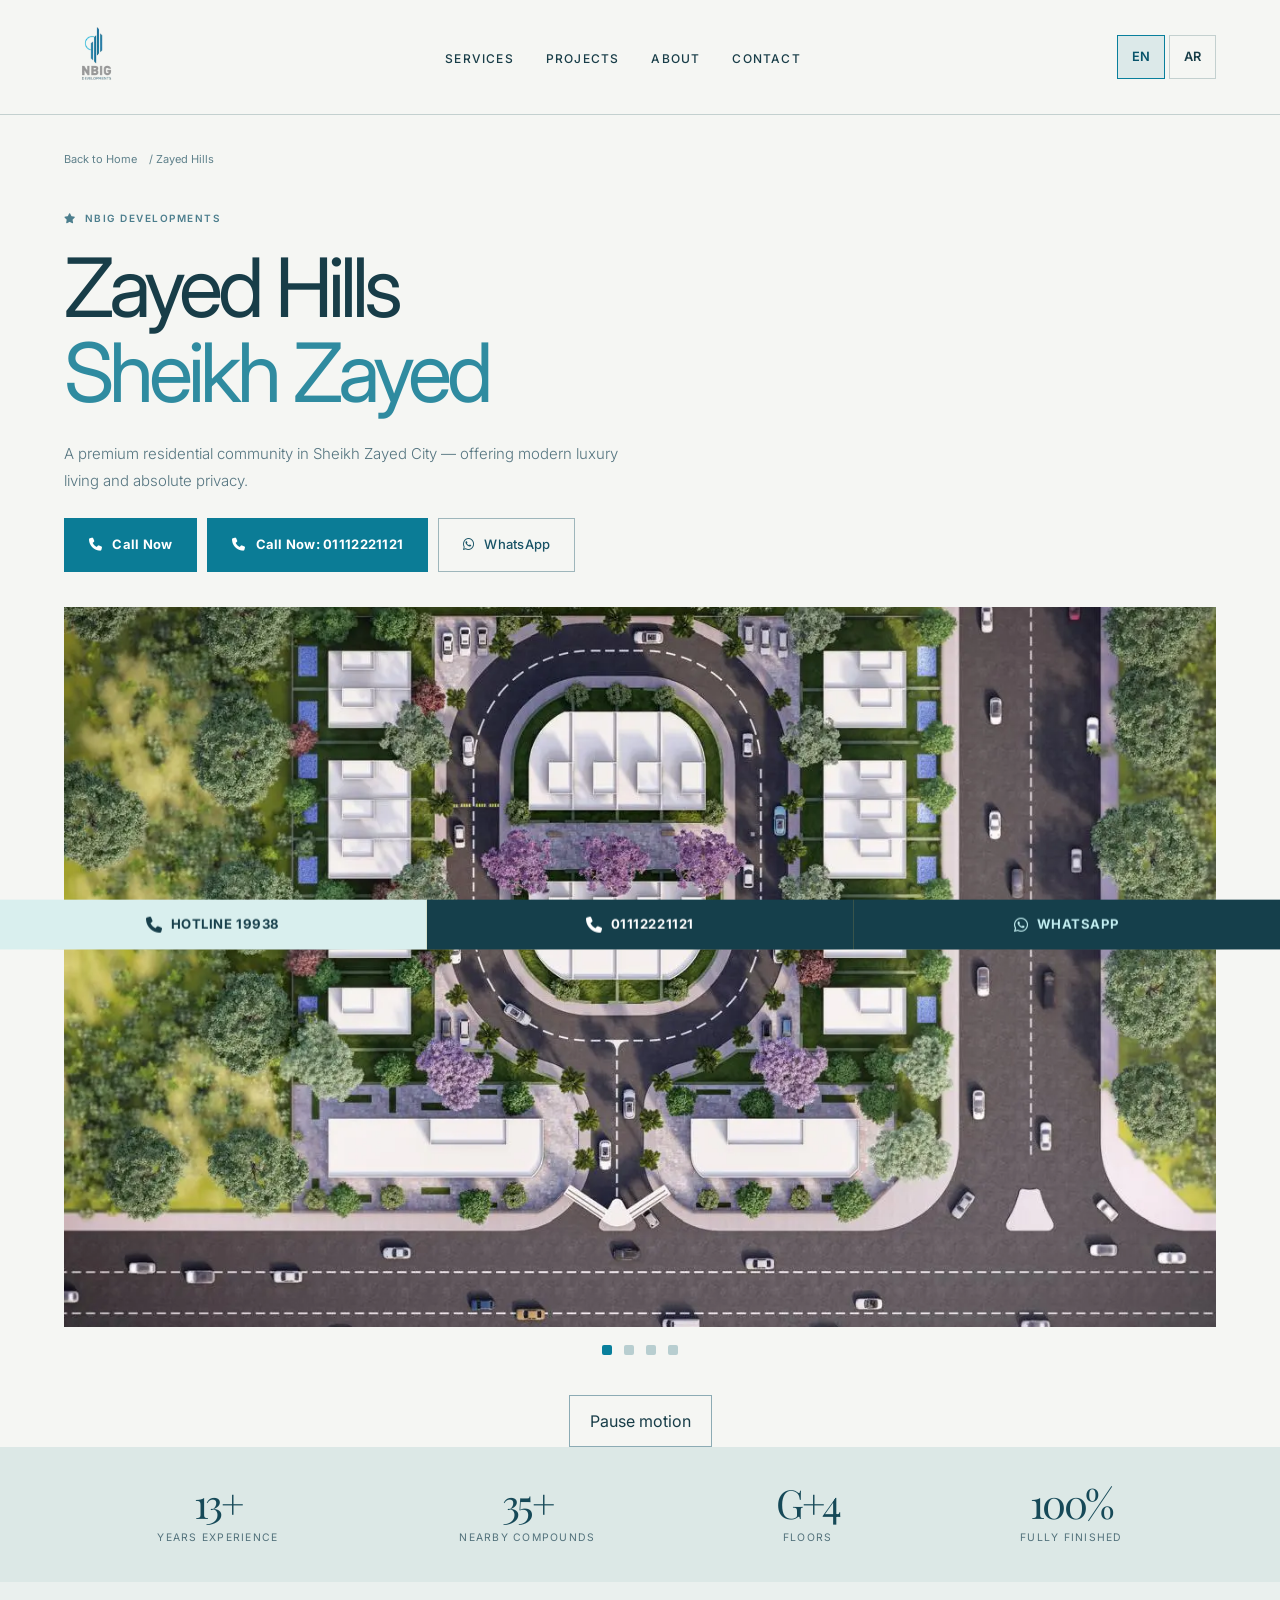
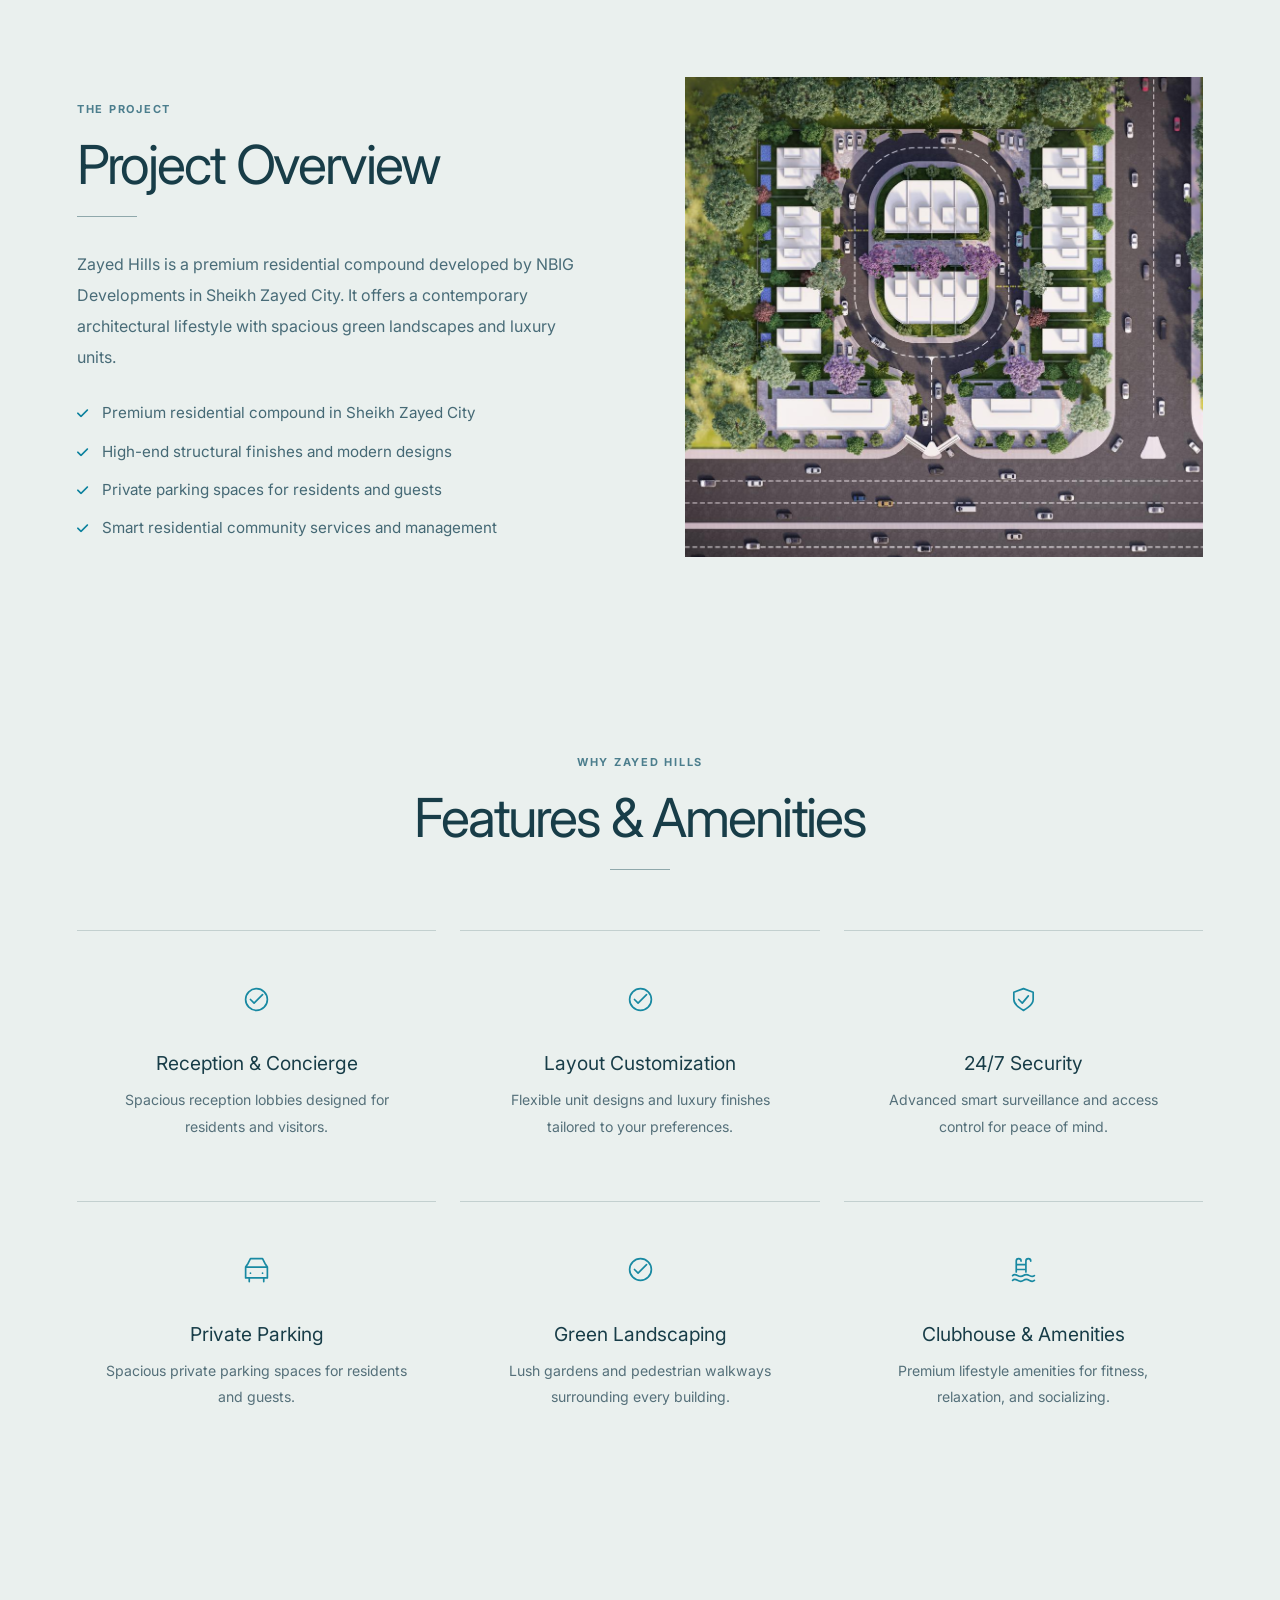
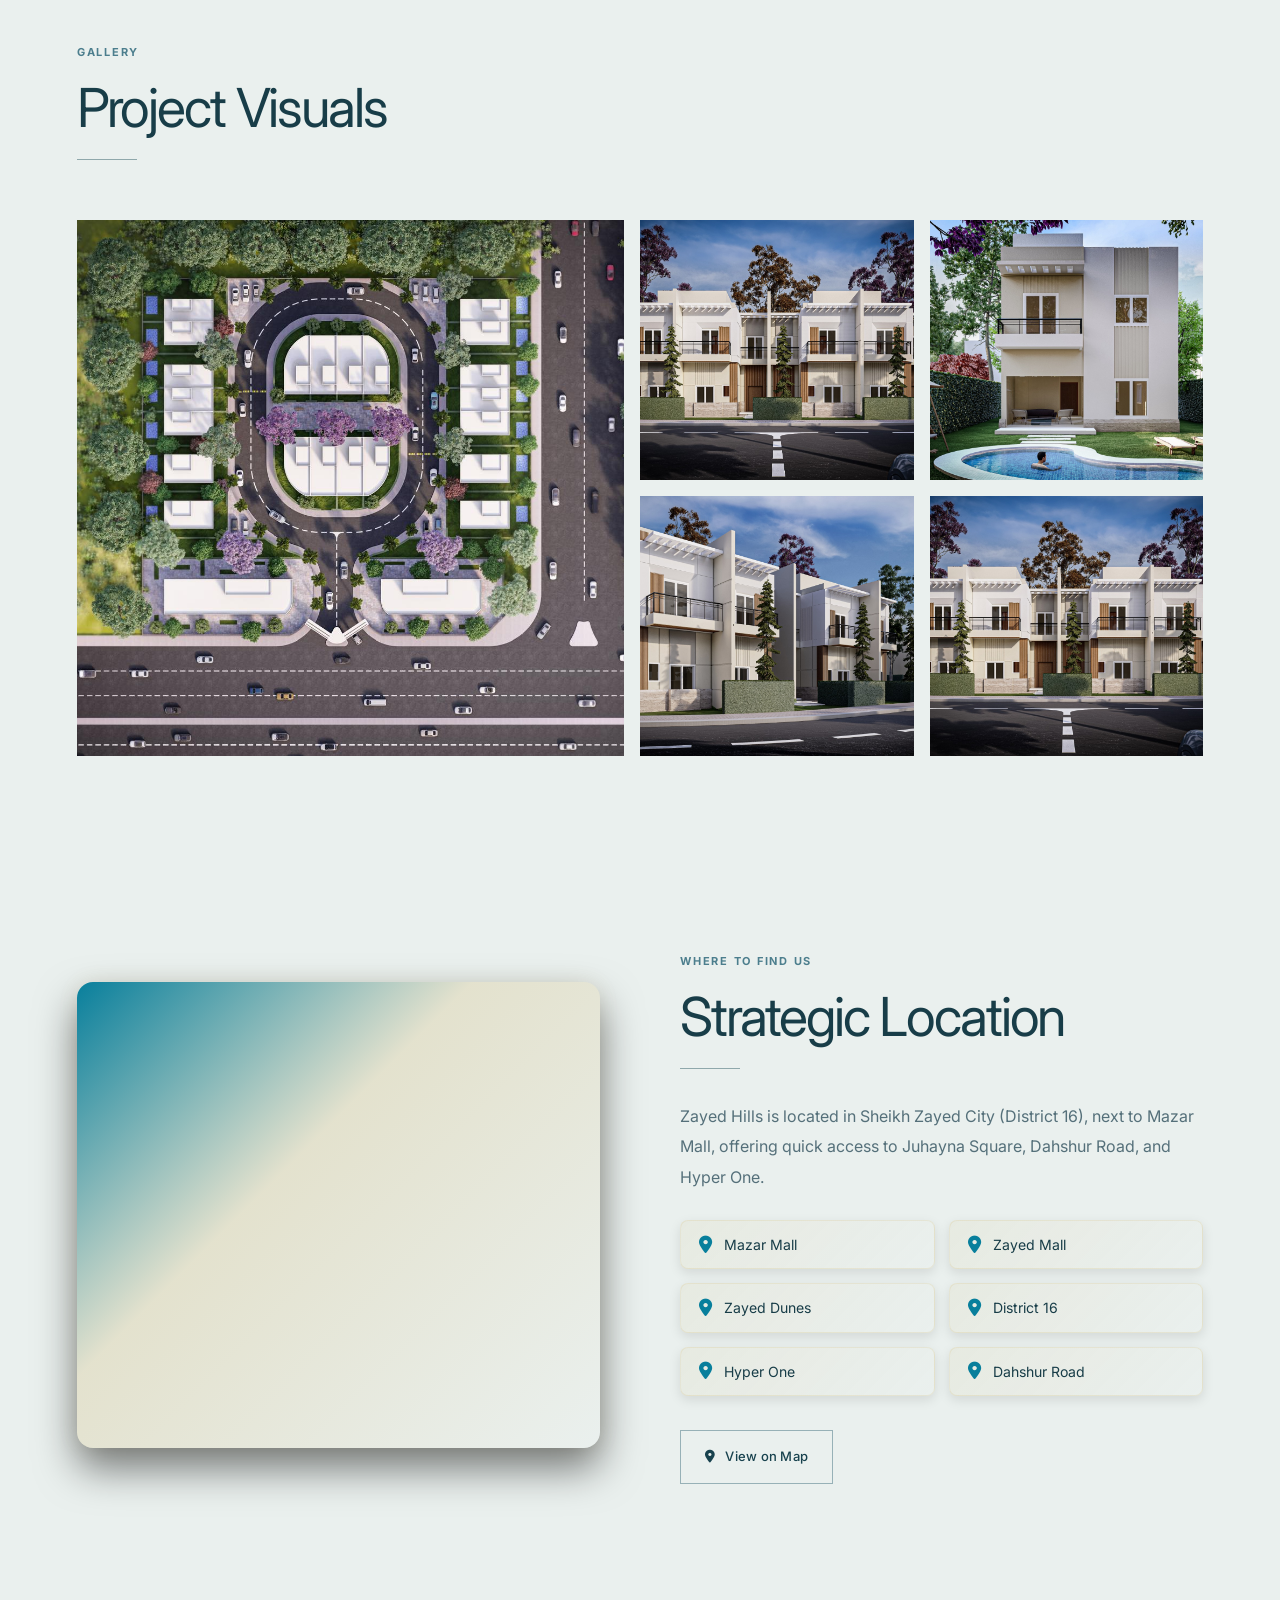
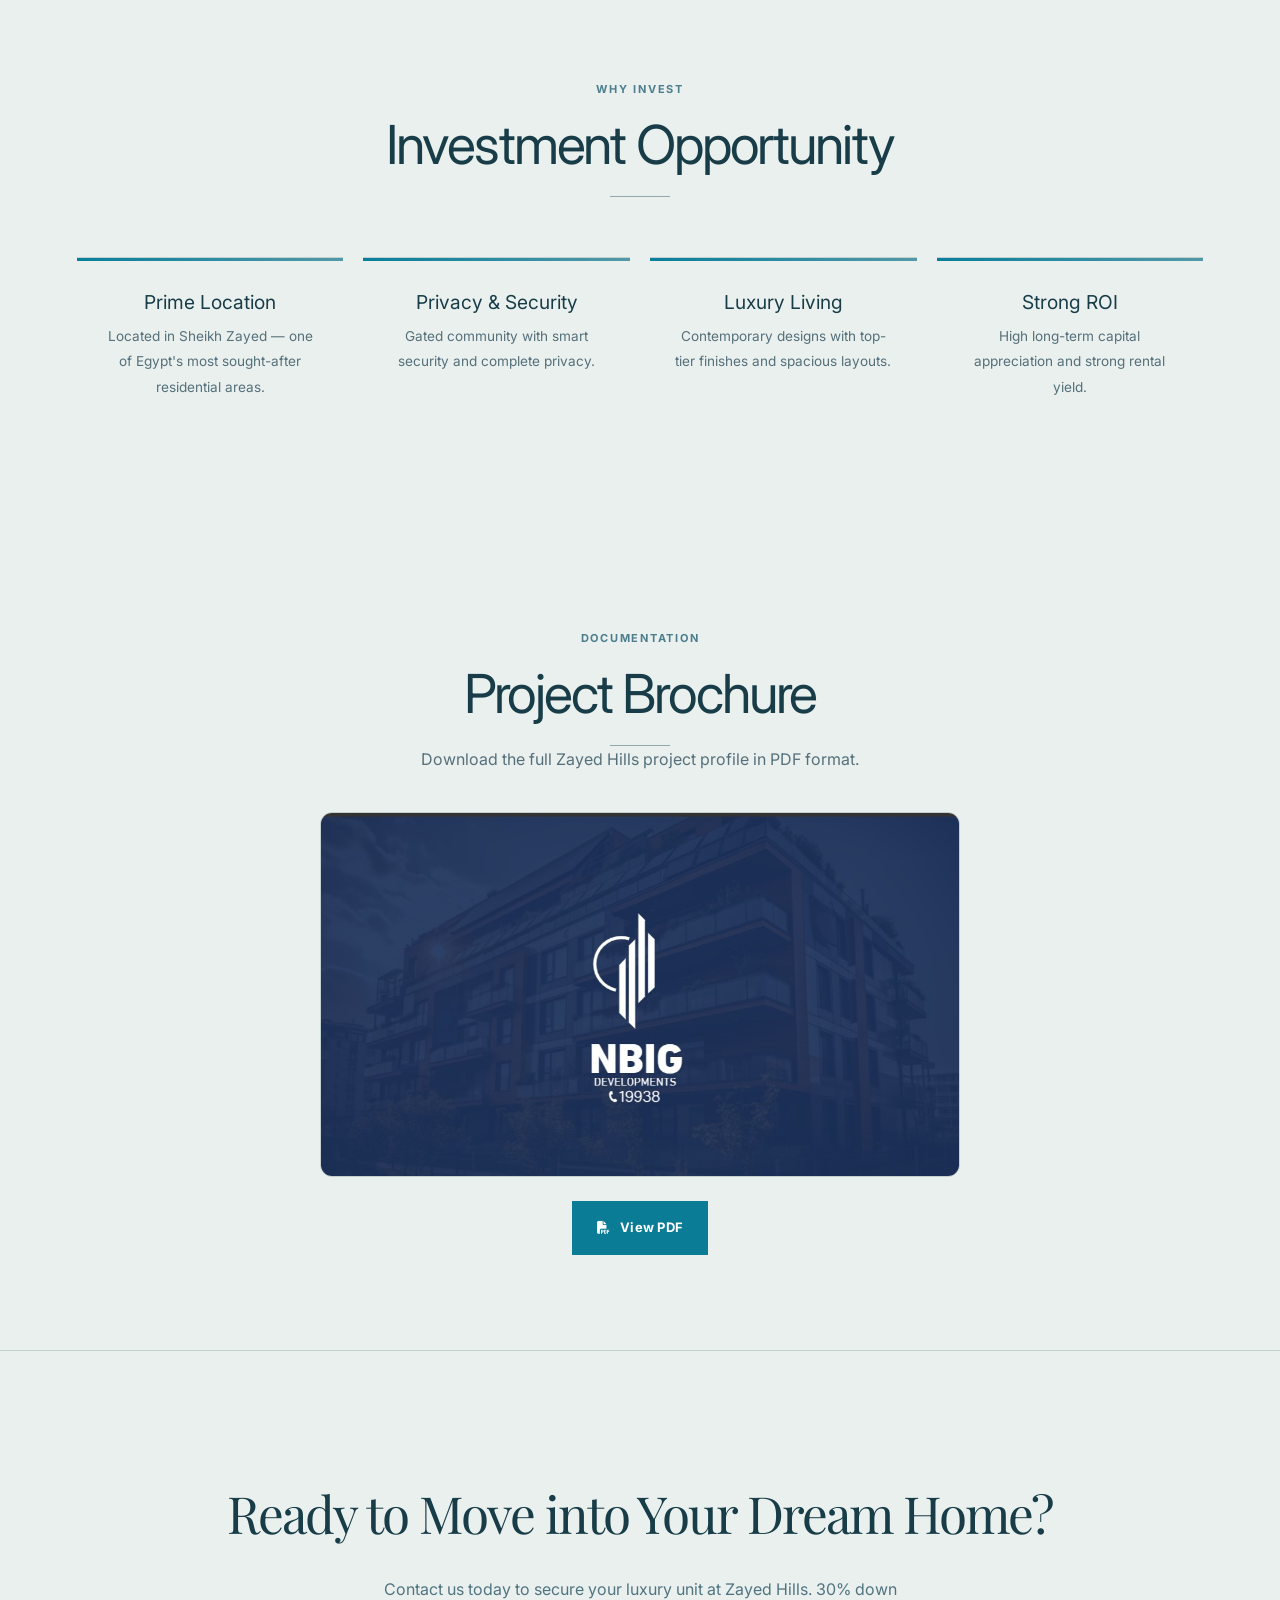
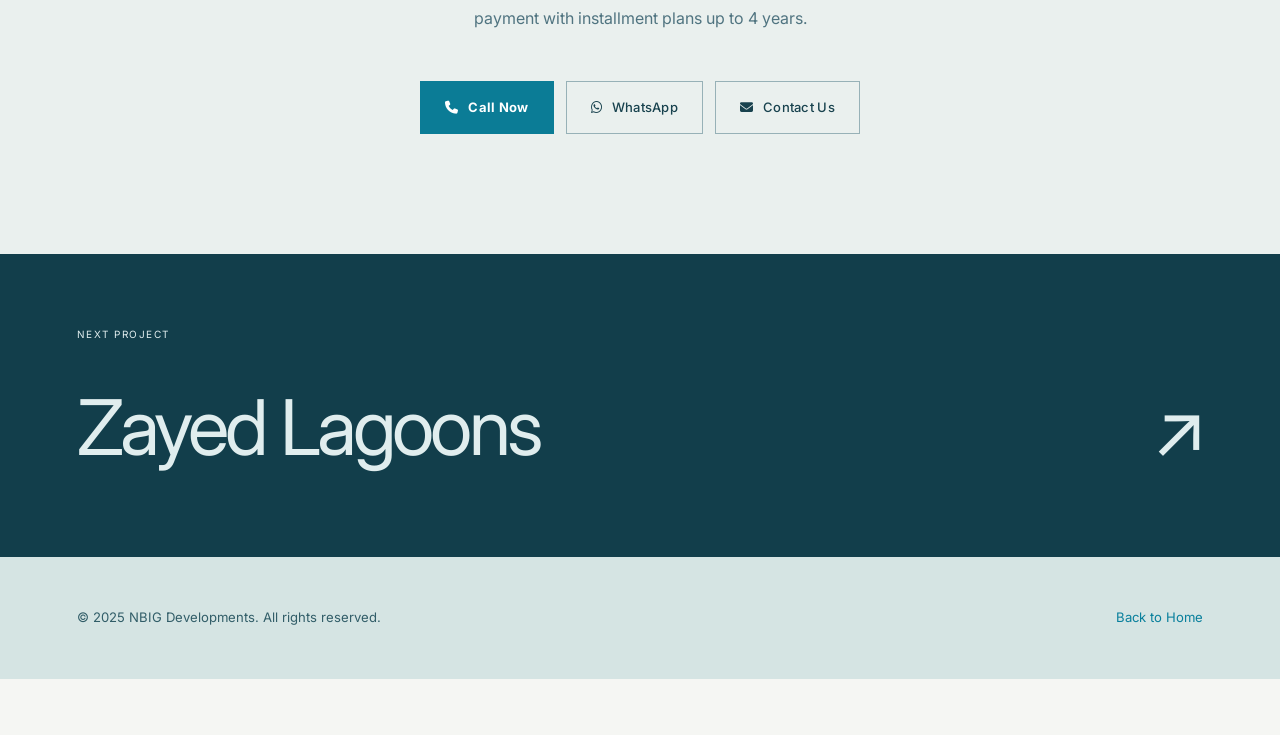
<file: zayed-hills.html>
<!DOCTYPE html>

<html dir="ltr" lang="en">
<head>
<link as="image" fetchpriority="high" href="images/zayed-1-mobile.webp" media="(max-width: 768px)" rel="preload"/>
<link as="image" fetchpriority="high" href="images/zayed-1.webp" media="(min-width: 769px)" rel="preload"/>
<link href="https://new-build-egypt.com/zayed-hills" rel="canonical"/>
<meta charset="utf-8"/>
<meta content="width=device-width,initial-scale=1.0" name="viewport"/>
<title>Zayed Hills Residence | NBIG Developments</title>
<link href="images/logo.png" rel="icon"/>
<meta content="Zayed Hills by NBIG Developments – A premium residential compound in Sheikh Zayed City offering modern luxury living and absolute privacy." name="description"/>
<link href="https://fonts.googleapis.com" rel="preconnect"/>
<link crossorigin="" href="https://fonts.gstatic.com" rel="preconnect"/>
<link as="style" href="https://fonts.googleapis.com/css2?family=Playfair+Display:wght@400;700;900&amp;family=Inter:wght@300;400;500;600&amp;display=swap" onload="this.onload=null;this.rel='stylesheet'" rel="preload"/><noscript><link href="https://fonts.googleapis.com/css2?family=Playfair+Display:wght@400;700;900&amp;family=Inter:wght@300;400;500;600&amp;display=swap" rel="stylesheet"/></noscript>
<link as="style" href="https://cdnjs.cloudflare.com/ajax/libs/font-awesome/6.5.0/css/all.min.css" onload="this.onload=null;this.rel='stylesheet'" rel="preload"/><noscript><link href="https://cdnjs.cloudflare.com/ajax/libs/font-awesome/6.5.0/css/all.min.css" rel="stylesheet"/></noscript>
<style>:root{--gold:#c9a84c;--gold-light:#e8c96d;--dark:#080810;--dark2:#0f0f1e;--dark3:#16162a;--glass:rgba(255,255,255,0.04);--gb:rgba(201,168,76,0.2);--text:#f0ece0;--muted:rgba(240,236,224,0.6);}*{margin:0;padding:0;box-sizing:border-box;}html{scroll-behavior:smooth;}body{background:var(--dark);color:var(--text);font-family:'Inter',sans-serif;overflow-x:hidden;}#loader{position:fixed;inset:0;background:var(--dark);display:flex;align-items:center;justify-content:center;z-index:9999;transition:opacity .6s;}#loader.hidden{opacity:0;pointer-events:none;}.li{display:flex;flex-direction:column;align-items:center;gap:20px;}.ll{width:80px;animation:pulse 1.5s ease-in-out infinite;}.lr{width:50px;height:50px;border:3px solid rgba(201,168,76,.2);border-top-color:var(--gold);border-radius:50%;animation:spin 1s linear infinite;}@keyframes spin{to{transform:rotate(360deg);}}@keyframes pulse{0%,100%{transform:scale(1);}50%{transform:scale(1.08);}}@keyframes fadeUp{from{opacity:0;transform:translateY(30px);}to{opacity:1;transform:translateY(0);}}header{position:fixed;top:0;left:0;right:0;z-index:1000;padding:18px 40px;display:flex;align-items:center;justify-content:space-between;transition:background .4s;}header.scrolled{background:rgba(8,8,16,.92);backdrop-filter:blur(20px);border-bottom:1px solid var(--gb);}.logo img{height:50px;filter:brightness(0)invert(1);}nav ul{list-style:none;display:flex;gap:32px;}nav a{color:var(--muted);text-decoration:none;font-size:.9rem;font-weight:500;letter-spacing:.05em;transition:color .3s;text-transform:uppercase;}nav a:hover{color:var(--gold);}.lb{background:none;border:1px solid var(--gb);color:var(--muted);padding:6px 14px;border-radius:4px;cursor:pointer;font-size:.8rem;font-weight:600;transition:all .3s;}.lb.active,.lb:hover{background:var(--gold);color:var(--dark);border-color:var(--gold);}.ls{display:flex;gap:8px;}.mc{display:none;}.mt{display:none;flex-direction:column;gap:6px;background:none;border:none;cursor:pointer;padding:4px;}.mt span{display:block;width:26px;height:2px;background:var(--text);}.hero{position:relative;height:100vh;min-height:650px;display:flex;align-items:center;overflow:hidden;}.hs{position:absolute;inset:0;}.hs div{position:absolute;inset:0;background-size:cover;background-position:center;opacity:0;transition:opacity 1.2s;}.hs div.active{opacity:1;}.hs div::after{content:'';position:absolute;inset:0;background:linear-gradient(105deg,rgba(8,8,16,.85)0%,rgba(8,8,16,.5)60%,transparent 100%);}.hc{position:relative;z-index:2;padding:0 80px;max-width:750px;}.htag{display:inline-flex;align-items:center;gap:8px;background:rgba(201,168,76,.12);border:1px solid var(--gb);border-radius:40px;padding:6px 20px;font-size:.78rem;font-weight:600;letter-spacing:.12em;color:var(--gold);text-transform:uppercase;margin-bottom:28px;animation:fadeUp .8s ease both;}.hero h1{font-family:'Playfair Display',serif;font-size:clamp(2.8rem,6vw,5.5rem);font-weight:900;line-height:1.05;margin-bottom:20px;animation:fadeUp .8s .15s ease both;}.hero h1 span{color:var(--gold);}.hsub{font-size:1.1rem;font-weight:300;color:var(--muted);line-height:1.7;max-width:480px;margin-bottom:44px;animation:fadeUp .8s .3s ease both;}.hbtns{display:flex;gap:16px;flex-wrap:wrap;animation:fadeUp .8s .45s ease both;}.bg{display:inline-flex;align-items:center;gap:10px;background:linear-gradient(135deg,var(--gold),var(--gold-light));color:var(--dark);padding:14px 32px;border-radius:6px;font-weight:700;font-size:.95rem;text-decoration:none;transition:transform .25s,box-shadow .25s;}.bg:hover{transform:translateY(-2px);box-shadow:0 12px 35px rgba(201,168,76,.35);}.bo{display:inline-flex;align-items:center;gap:10px;background:transparent;border:1px solid var(--gb);color:var(--text);padding:14px 32px;border-radius:6px;font-weight:500;font-size:.95rem;text-decoration:none;transition:all .25s;}.bo:hover{border-color:var(--gold);color:var(--gold);}.hdots{position:absolute;bottom:40px;left:80px;display:flex;gap:10px;z-index:2;}.dot{width:28px;height:3px;background:rgba(255,255,255,.25);border-radius:2px;cursor:pointer;transition:all .3s;}.dot.active{background:var(--gold);width:48px;}.sbar{background:linear-gradient(135deg,var(--dark2),var(--dark3));border-top:1px solid var(--gb);border-bottom:1px solid var(--gb);padding:40px 80px;display:flex;justify-content:space-around;align-items:center;flex-wrap:wrap;gap:30px;}.sn{font-family:'Playfair Display',serif;font-size:2.8rem;font-weight:700;color:var(--gold);line-height:1;}.sl{font-size:.8rem;color:var(--muted);text-transform:uppercase;letter-spacing:.1em;margin-top:6px;text-align:center;}.stat{text-align:center;}section{padding:100px 80px;}.stag{display:inline-block;color:var(--gold);font-size:.75rem;font-weight:700;letter-spacing:.2em;text-transform:uppercase;margin-bottom:16px;}.stitle{font-family:'Playfair Display',serif;font-size:clamp(2rem,4vw,3.2rem);font-weight:700;line-height:1.15;margin-bottom:20px;}.ssep{width:60px;height:2px;background:linear-gradient(90deg,var(--gold),transparent);margin-bottom:32px;}.ov2col{display:grid;grid-template-columns:1fr 1fr;gap:80px;align-items:center;}.ovt p{color:var(--muted);line-height:1.9;margin-bottom:28px;}.cl{list-style:none;display:flex;flex-direction:column;gap:14px;}.cl li{display:flex;align-items:flex-start;gap:14px;color:var(--muted);font-size:.95rem;line-height:1.6;}.cl li::before{content:'\f00c';font-family:'Font Awesome 6 Free';font-weight:900;color:var(--gold);font-size:.8rem;margin-top:3px;flex-shrink:0;}.ovi{position:relative;}.ovi img{width:100%;border-radius:12px;display:block;object-fit:cover;height:480px;}.ovi::before{content:'';position:absolute;inset:-16px;border:1px solid var(--gb);border-radius:16px;z-index:-1;}.fsec{background:var(--dark2);}.fg{display:grid;grid-template-columns:repeat(3,1fr);gap:24px;margin-top:60px;}.fc{background:var(--glass);border:1px solid var(--gb);border-radius:12px;padding:36px 28px;text-align:center;transition:transform .3s,border-color .3s,box-shadow .3s;backdrop-filter:blur(12px);}.fc:hover{transform:translateY(-6px);border-color:var(--gold);box-shadow:0 20px 50px rgba(201,168,76,.12);}.fi{width:64px;height:64px;background:linear-gradient(135deg,rgba(201,168,76,.15),rgba(201,168,76,.05));border-radius:50%;display:flex;align-items:center;justify-content:center;margin:0 auto 20px;font-size:1.5rem;color:var(--gold);}.fc h3{font-family:'Playfair Display',serif;font-size:1.1rem;font-weight:600;margin-bottom:12px;}.fc p{color:var(--muted);font-size:.88rem;line-height:1.7;}.gg{display:grid;grid-template-columns:2fr 1fr 1fr;grid-template-rows:260px 260px;gap:16px;margin-top:60px;}.gi{overflow:hidden;border-radius:12px;}.gi img{width:100%;height:100%;object-fit:cover;transition:transform .5s;}.gi:hover img{transform:scale(1.06);}.gi:first-child{grid-row:1/3;}.loc2{display:grid;grid-template-columns:1fr 1fr;gap:80px;align-items:center;}
.limg{position:relative;border-radius:16px;padding:3px;background:linear-gradient(135deg,var(--gold),rgba(201,168,76,0.2) 40%,transparent);box-shadow:0 20px 40px rgba(0,0,0,0.5),0 0 20px rgba(201,168,76,0.1);transition:all 0.4s cubic-bezier(0.4,0,0.2,1);}
.limg:hover{box-shadow:0 30px 60px rgba(0,0,0,0.6),0 0 30px rgba(201,168,76,0.25);transform:translateY(-4px);}
.limg iframe{width:100%;height:460px;border:none;border-radius:14px;display:block;transition:all 0.4s ease;}
.ltags{display:grid;grid-template-columns:repeat(auto-fill,minmax(180px,1fr));gap:14px;margin-top:28px;}
.ltag{background:linear-gradient(135deg,rgba(201,168,76,0.08),rgba(255,255,255,0.02));border:1px solid rgba(201,168,76,0.15);border-radius:8px;padding:12px 18px;font-size:0.88rem;color:var(--text);display:flex;align-items:center;gap:12px;transition:all 0.3s cubic-bezier(0.4,0,0.2,1);box-shadow:0 4px 12px rgba(0,0,0,0.1);}
.ltag i{color:var(--gold);font-size:1.1rem;transition:transform 0.3s ease;}
.ltag:hover{transform:translateY(-3px);border-color:var(--gold);background:linear-gradient(135deg,rgba(201,168,76,0.15),rgba(201,168,76,0.05));box-shadow:0 10px 20px rgba(201,168,76,0.08);color:var(--gold-light);}
.ltag:hover i{transform:scale(1.2);color:var(--gold-light);}.ig{display:grid;grid-template-columns:repeat(auto-fit,minmax(220px,1fr));gap:20px;margin-top:60px;}.ic{background:var(--glass);border:1px solid var(--gb);border-radius:12px;padding:32px 24px;text-align:center;position:relative;overflow:hidden;}.ic::before{content:'';position:absolute;top:0;left:0;right:0;height:3px;background:linear-gradient(90deg,var(--gold),var(--gold-light));}.ic h3{font-family:'Playfair Display',serif;font-size:1rem;font-weight:600;margin-bottom:10px;}.ic p{color:var(--muted);font-size:.85rem;line-height:1.6;}.pw{max-width:640px;margin:0 auto;text-align:center;}.pt{border-radius:12px;overflow:hidden;border:1px solid var(--gb);margin-top:40px;transition:box-shadow .3s;}.pt:hover{box-shadow:0 20px 60px rgba(201,168,76,.2);}.pt img{width:100%;display:block;}.ctas{background:linear-gradient(135deg,rgba(201,168,76,.08),rgba(201,168,76,.02));border-top:1px solid var(--gb);text-align:center;padding:120px 80px;}.ctas h2{font-family:'Playfair Display',serif;font-size:clamp(2.2rem,4vw,3.5rem);font-weight:700;margin-bottom:20px;}.ctas p{color:var(--muted);max-width:560px;margin:0 auto 48px;line-height:1.8;}.cbs{display:flex;gap:16px;justify-content:center;flex-wrap:wrap;}.ss{position:fixed;left:0;top:50%;transform:translateY(-50%);display:flex;flex-direction:column;z-index:900;border-radius:0 10px 10px 0;overflow:hidden;box-shadow:2px 0 20px rgba(0,0,0,.3);}.ss a{background:rgba(8,8,16,.9);backdrop-filter:blur(10px);border-bottom:1px solid var(--gb);color:var(--muted);padding:15px 14px;font-size:1.05rem;text-decoration:none;display:flex;align-items:center;justify-content:center;transition:all .3s;}.ss a:last-child{border-bottom:none;}.ss a:hover{background:var(--gold);color:var(--dark);}footer{background:var(--dark2);border-top:1px solid var(--gb);padding:30px 80px;display:flex;align-items:center;justify-content:space-between;font-size:.82rem;color:var(--muted);}footer a{color:var(--gold);text-decoration:none;}.reveal{opacity:0;transform:translateY(40px);transition:opacity .7s,transform .7s;}.reveal.visible{opacity:1;transform:none;}@media(max-width:900px){header{padding:16px 24px;}header.scrolled{backdrop-filter:none;-webkit-backdrop-filter:none;}nav ul{display:none;position:fixed;top:0;left:0;right:0;bottom:0;background:rgba(8,8,16,.98);flex-direction:column;align-items:center;justify-content:center;gap:36px;}nav ul.open{display:flex;}.mt{display:flex;}.mc{display:none;position:absolute;top:20px;right:24px;background:none;border:none;color:var(--text);font-size:1.6rem;cursor:pointer;padding:8px;line-height:1;z-index:1001;transition:color .3s;}.mc:hover{color:var(--gold);}nav ul.open .mc{display:block;}section{padding:70px 28px;}.sbar{padding:36px 28px;}.ov2col,.loc2{grid-template-columns:1fr;gap:44px;}.fg{grid-template-columns:1fr 1fr;}.gg{grid-template-columns:1fr 1fr;grid-template-rows:auto;}.gi:first-child{grid-row:auto;}footer{flex-direction:column;gap:12px;text-align:center;padding:24px;}.ss{display:none;}}@media(max-width:580px){.fg{grid-template-columns:1fr;}.hbtns{flex-direction:column;}.gg{grid-template-columns:1fr;}}[dir="rtl"] .ssep,[dir="rtl"] .ssep{background:linear-gradient(270deg,var(--gold),transparent);}
    /* ── Floating Bottom Bar ─────────────────────────────────── */
    .float-bar {
      position: fixed; bottom: 0; left: 0; right: 0; z-index: 950;
      display: flex; align-items: stretch;
      background: rgba(8,8,16,.97);
      border-top: 1px solid rgba(201,168,76,0.2);
      backdrop-filter: blur(20px); -webkit-backdrop-filter: blur(20px);
      box-shadow: 0 -4px 30px rgba(0,0,0,.5);
      transform: translateY(100%);
      transition: transform .4s cubic-bezier(.4,0,.2,1);
    }
    .float-bar.visible { transform: translateY(0); }
    .float-bar a {
      flex: 1; display: flex; align-items: center; justify-content: center; gap: 8px;
      padding: 14px 10px; text-decoration: none; font-size: .82rem; font-weight: 700;
      letter-spacing: .04em; text-transform: uppercase;
      transition: background .25s, color .25s;
      border-right: 1px solid rgba(201,168,76,0.2);
    }
    .float-bar a:last-child { border-right: none; }
    .float-bar .fb-hotline { background: linear-gradient(135deg,#c9a84c,#e8c96d); color: #080810; }
    .float-bar .fb-hotline:hover { filter: brightness(1.1); }
    .float-bar .fb-call { color: #e8c96d; }
    .float-bar .fb-call:hover { background: rgba(201,168,76,.12); color: #c9a84c; }
    .float-bar .fb-wa { color: #25d366; }
    .float-bar .fb-wa:hover { background: rgba(37,211,102,.1); }
    .float-bar i { font-size: 1rem; }
    @media(max-width:580px) {
      .float-bar a { font-size: .72rem; padding: 12px 6px; gap: 5px; }
      .float-bar i { font-size: .9rem; }
    }

  </style>
<link href="css/editorial.css" rel="stylesheet"/>
<script defer="" src="js/site-quality.js"></script>
</head>
<body class="nbig-complete project-page">
<a class="skip-link" href="#main-content">Skip to content</a>
<div id="loader">
<div class="li"><img alt="NBIG" class="ll" height="80" src="images/logo.webp" width="80"/>
<div class="lr"></div>
</div>
</div>
<div class="ss">
<a aria-label="Facebook Profile" href="https://www.facebook.com/nbigdevelopments" rel="noopener noreferrer" target="_blank"><i class="fab fa-facebook-f"></i></a>
<a aria-label="Instagram Profile" href="https://www.instagram.com/nbigdevelopments/" rel="noopener noreferrer" target="_blank"><i class="fab fa-instagram"></i></a>
<a aria-label="YouTube Channel" href="https://www.youtube.com/@nbigdevelopments6485" rel="noopener noreferrer" target="_blank"><i class="fab fa-youtube"></i></a>
<a aria-label="WhatsApp Contact" href="https://wa.me/201112221121" rel="noopener noreferrer" target="_blank"><i class="fab fa-whatsapp"></i></a>
<a aria-label="Call Helpline" href="tel:19938"><i class="fas fa-phone"></i></a>
</div>
<header id="header">
<div class="logo"><a href="index.html"><img alt="NBIG Developments" class="header-logo" height="50" src="images/logo.webp" width="50"/></a></div>
<nav><button aria-label="Open navigation menu" class="mt" id="mt"><span></span><span></span><span></span></button>
<ul id="nm">
<button aria-label="Close menu" class="mc" id="mc"><i class="fas fa-times"></i></button>
<li><a data-t="ns" href="index.html#services">Services</a></li>
<li><a data-t="np" href="index.html#portfolio">Projects</a></li>
<li><a data-t="na" href="index.html#about">About</a></li>
<li><a data-t="nc" href="index.html#contact">Contact</a></li>
</ul>
</nav>
<div class="ls"><button class="lb active" id="ben">EN</button><button class="lb" id="bar">AR</button></div>
</header>
<section class="hero" id="main-content"><div class="project-breadcrumb"><a data-t="bh" href="index.html">← Home</a><span> / Zayed Hills</span></div>
<div class="hs" id="hs">
<div class="active">
<picture>
<source media="(max-width: 768px)" srcset="images/zayed-1-mobile.webp"/>
<img alt="Zayed 1" decoding="async" fetchpriority="high" loading="eager" src="images/zayed-1.webp" style="width: 100%; height: 100%; object-fit: cover;"/>
</picture>
</div>
<div>
<picture>
<source media="(max-width: 768px)" srcset="images/zayed-2-mobile.webp"/>
<img alt="Zayed 2" decoding="async" loading="lazy" src="images/zayed-2.webp" style="width: 100%; height: 100%; object-fit: cover;"/>
</picture>
</div>
<div>
<picture>
<source media="(max-width: 768px)" srcset="images/zayed-3-mobile.webp"/>
<img alt="Zayed 3" decoding="async" loading="lazy" src="images/zayed-3.webp" style="width: 100%; height: 100%; object-fit: cover;"/>
</picture>
</div>
<div>
<picture>
<source media="(max-width: 768px)" srcset="images/zayed-4-mobile.webp"/>
<img alt="Zayed 4" decoding="async" loading="lazy" src="images/zayed-4.webp" style="width: 100%; height: 100%; object-fit: cover;"/>
</picture>
</div>
</div>
<div class="hc">
<div class="htag"><i class="fas fa-star"></i> <span data-t="ht">NBIG Developments</span></div>
<h1 data-t="h1">Zayed Hills<br/><span>Sheikh Zayed</span></h1>
<p class="hsub" data-t="hs2">A premium residential community in Sheikh Zayed City — offering modern luxury living and absolute privacy.</p>
<div class="hbtns">
<a class="bg" href="tel:19938" id="hero-hotline-btn">
<i aria-hidden="true" class="fas fa-phone"></i>
<span data-t="cn">Hotline 19938</span>
</a>
<a class="bg" href="tel:+201112221121" id="hero-call-btn">
<i aria-hidden="true" class="fas fa-phone"></i>
<span data-t="cn2">Call Now: 01112221121</span>
</a>
<a class="bo" href="https://wa.me/201112221121" id="hero-wa-btn" rel="noopener noreferrer" target="_blank">
<i aria-hidden="true" class="fab fa-whatsapp"></i>
<span>WhatsApp</span>
</a>
</div>
</div>
<div class="hdots" id="hd"></div>
</section>
<div class="sbar">
<div class="stat">
<div class="sn">13+</div>
<div class="sl" data-t="sy">Years Experience</div>
</div>
<div class="stat">
<div class="sn">35+</div>
<div class="sl" data-t="sc">Nearby Compounds</div>
</div>
<div class="stat">
<div class="sn">G+4</div>
<div class="sl" data-t="sf">Floors</div>
</div>
<div class="stat">
<div class="sn">100%</div>
<div class="sl" data-t="sd">Fully Finished</div>
</div>
</div>
<section>
<div class="ov2col reveal">
<div class="ovt">
<span class="stag" data-t="ot">The Project</span>
<h2 class="stitle" data-t="oti">Project Overview</h2>
<div class="ssep"></div>
<p data-t="ox">Zayed Hills is a premium residential compound developed by NBIG Developments in Sheikh Zayed City. It offers a contemporary architectural lifestyle with spacious green landscapes and luxury units.</p>
<ul class="cl">
<li data-t="o1">Premium residential compound in Sheikh Zayed City</li>
<li data-t="o2">High-end structural finishes and modern designs</li>
<li data-t="o3">Private parking spaces for residents and guests</li>
<li data-t="o4">Smart residential community services and management</li>
</ul>
</div>
<div class="ovi"><img alt="Zayed Hills" src="images/zayed-1.jpg"/></div>
</div>
</section>
<section class="fsec">
<div style="text-align:center;">
<span class="stag" data-t="ft">Why Zayed Hills</span>
<h2 class="stitle" data-t="fti">Features &amp; Amenities</h2>
<div class="ssep" style="margin:0 auto;"></div>
</div>
<div class="fg reveal">
<div class="fc">
<div class="fi"><svg aria-hidden="true" class="nbig-line-icon" fill="none" stroke="currentColor" stroke-linecap="round" stroke-linejoin="round" stroke-width="1.4" viewbox="0 0 24 24"><circle cx="12" cy="12" r="9"></circle><path d="m7 12 3 3 7-7"></path></svg></div>
<h3 data-t="f1">Reception &amp; Concierge</h3>
<p data-t="f1d">Spacious reception lobbies designed for residents and visitors.</p>
</div>
<div class="fc">
<div class="fi"><svg aria-hidden="true" class="nbig-line-icon" fill="none" stroke="currentColor" stroke-linecap="round" stroke-linejoin="round" stroke-width="1.4" viewbox="0 0 24 24"><circle cx="12" cy="12" r="9"></circle><path d="m7 12 3 3 7-7"></path></svg></div>
<h3 data-t="f2">Layout Customization</h3>
<p data-t="f2d">Flexible unit designs and luxury finishes tailored to your preferences.</p>
</div>
<div class="fc">
<div class="fi"><svg aria-hidden="true" class="nbig-line-icon" fill="none" stroke="currentColor" stroke-linecap="round" stroke-linejoin="round" stroke-width="1.4" viewbox="0 0 24 24"><path d="M12 3 4 6v6c0 5 8 9 8 9s8-4 8-9V6z"></path><path d="m8 12 3 3 5-6"></path></svg></div>
<h3 data-t="f3">24/7 Security</h3>
<p data-t="f3d">Advanced smart surveillance and access control for peace of mind.</p>
</div>
<div class="fc">
<div class="fi"><svg aria-hidden="true" class="nbig-line-icon" fill="none" stroke="currentColor" stroke-linecap="round" stroke-linejoin="round" stroke-width="1.4" viewbox="0 0 24 24"><path d="m5 7 2-4h10l2 4 2 3v9H3v-9zM3 10h18M7 15h.01M17 15h.01M6 19v3M18 19v3"></path></svg></div>
<h3 data-t="f4">Private Parking</h3>
<p data-t="f4d">Spacious private parking spaces for residents and guests.</p>
</div>
<div class="fc">
<div class="fi"><svg aria-hidden="true" class="nbig-line-icon" fill="none" stroke="currentColor" stroke-linecap="round" stroke-linejoin="round" stroke-width="1.4" viewbox="0 0 24 24"><circle cx="12" cy="12" r="9"></circle><path d="m7 12 3 3 7-7"></path></svg></div>
<h3 data-t="f5">Green Landscaping</h3>
<p data-t="f5d">Lush gardens and pedestrian walkways surrounding every building.</p>
</div>
<div class="fc">
<div class="fi"><svg aria-hidden="true" class="nbig-line-icon" fill="none" stroke="currentColor" stroke-linecap="round" stroke-linejoin="round" stroke-width="1.4" viewbox="0 0 24 24"><path d="M3 17c3-3 5 3 9 0s6 3 9 0M3 21c3-3 5 3 9 0s6 3 9 0M6 14V5a2 2 0 0 1 4 0m4 9V5a2 2 0 0 1 4 0M6 8h8M6 12h8"></path></svg></div>
<h3 data-t="f6">Clubhouse &amp; Amenities</h3>
<p data-t="f6d">Premium lifestyle amenities for fitness, relaxation, and socializing.</p>
</div>
</div>
</section>
<section>
<span class="stag" data-t="gt">Gallery</span>
<h2 class="stitle" data-t="gti">Project Visuals</h2>
<div class="ssep"></div>
<div class="gg reveal">
<div class="gi"><img alt="Zayed Hills 1" src="images/zayed-1.jpg"/></div>
<div class="gi"><img alt="Zayed Hills 2" src="images/zayed-2.jpg"/></div>
<div class="gi"><img alt="Zayed Hills 3" src="images/zayed-3.jpg"/></div>
<div class="gi"><img alt="Zayed Hills 4" src="images/zayed-4.jpg"/></div>
<div class="gi"><img alt="Zayed Hills 5" src="images/zayed-2.jpg"/></div>
</div>
</section>
<section class="fsec">
<div class="loc2 reveal">
<div class="limg"><iframe allowfullscreen="" height="100%" loading="lazy" referrerpolicy="no-referrer-when-downgrade" src="https://maps.google.com/maps?q=30.0533,30.9603&amp;t=&amp;z=15&amp;ie=UTF8&amp;iwloc=&amp;output=embed" style="border:0;" title="Zayed Hills Location Map" width="100%"></iframe></div>
<div>
<span class="stag" data-t="lt">Where to Find Us</span>
<h2 class="stitle" data-t="lti">Strategic Location</h2>
<div class="ssep"></div>
<p data-t="ld" style="color:var(--muted);line-height:1.9;margin-bottom:28px;">Zayed Hills is located in Sheikh Zayed City (District 16), next to Mazar Mall, offering quick access to Juhayna Square, Dahshur Road, and Hyper One.</p>
<div class="ltags">
<div class="ltag"><i class="fas fa-location-dot"></i>Mazar Mall</div>
<div class="ltag"><i class="fas fa-location-dot"></i>Zayed Mall</div>
<div class="ltag"><i class="fas fa-location-dot"></i>Zayed Dunes</div>
<div class="ltag"><i class="fas fa-location-dot"></i>District 16</div>
<div class="ltag"><i class="fas fa-location-dot"></i>Hyper One</div>
<div class="ltag"><i class="fas fa-location-dot"></i>Dahshur Road</div>
</div>
<br/>
<a class="bo" href="https://maps.google.com/?q=30.0533,30.9603" rel="noopener noreferrer" style="display:inline-flex;margin-top:8px" target="_blank"><i class="fas fa-map-marker-alt"></i> <span data-t="mb">View on
            Map</span></a>
</div>
</div>
</section>
<section>
<div style="text-align:center;"><span class="stag" data-t="invt">Why Invest</span>
<h2 class="stitle" data-t="invti">Investment Opportunity</h2>
<div class="ssep" style="margin:0 auto;"></div>
</div>
<div class="ig reveal">
<div class="ic">
<h3 data-t="i1">Prime Location</h3>
<p data-t="i1d">Located in Sheikh Zayed — one of Egypt's most sought-after residential areas.</p>
</div>
<div class="ic">
<h3 data-t="i2">Privacy &amp; Security</h3>
<p data-t="i2d">Gated community with smart security and complete privacy.</p>
</div>
<div class="ic">
<h3 data-t="i3">Luxury Living</h3>
<p data-t="i3d">Contemporary designs with top-tier finishes and spacious layouts.</p>
</div>
<div class="ic">
<h3 data-t="i4">Strong ROI</h3>
<p data-t="i4d">High long-term capital appreciation and strong rental yield.</p>
</div>
</div>
</section>
<section class="fsec">
<div class="pw reveal">
<span class="stag" data-t="pdft">Documentation</span>
<h2 class="stitle" data-t="pdfti">Project Brochure</h2>
<div class="ssep" style="margin:0 auto;"></div>
<p data-t="pdfd" style="color:var(--muted);">Download the full Zayed Hills project profile in PDF format.</p>
<a href="pdf/zayed-hills-profile.pdf" rel="noopener noreferrer" target="_blank">
<div class="pt"><img alt="Zayed Hills Brochure" src="images/cmc-pdf-thumbnail.jpg"/></div>
</a>
<div style="margin-top:24px;"><a class="bg" href="pdf/zayed-hills-profile.pdf" rel="noopener noreferrer" target="_blank"><i class="fas fa-file-pdf"></i> <span data-t="pdfv">View PDF</span></a></div>
</div>
</section>
<section class="ctas reveal">
<h2 data-t="ct">Ready to Move into Your Dream Home?</h2>
<p data-t="cd">Contact us today to secure your luxury unit at Zayed Hills. 30% down payment with installment plans up to 4 years.</p>
<div class="cbs">
<a class="bg" href="tel:+201112221121"><i class="fas fa-phone"></i> <span data-t="cb1">Call Now</span></a>
<a class="bo" href="https://wa.me/201112221121" rel="noopener noreferrer" target="_blank"><i class="fab fa-whatsapp"></i> WhatsApp</a>
<a class="bo" href="index.html#contact"><i class="fas fa-envelope"></i> <span data-t="cb3">Contact Us</span></a>
</div>
</section>
<section class="next-project"><span data-t="nextProject">NEXT PROJECT</span><a href="zayed-lagoons.html">Zayed Lagoons <span>↗</span></a></section><footer style="margin-bottom:56px;">
<div>© 2025 NBIG Developments. <span data-t="rg">All rights reserved.</span></div>
<a data-t="bh" href="index.html">← Back to Home</a>
</footer>
<script>window.addEventListener('load', () => { setTimeout(() => document.getElementById('loader').classList.add('hidden'), 500); });
window.addEventListener('scroll', () => { document.getElementById('header').classList.toggle('scrolled', scrollY > 60); });
document.getElementById('mt').onclick = () => document.getElementById('nm').classList.toggle('open');
document.querySelectorAll('#nm a').forEach(a => a.addEventListener('click', () => document.getElementById('nm').classList.remove('open')));
document.getElementById('mc').onclick = () => document.getElementById('nm').classList.remove('open');
const sl = document.querySelectorAll('.hs div'), dw = document.getElementById('hd'); let cur = 0;
sl.forEach((_, i) => { const d = document.createElement('div'); d.className = 'dot' + (i === 0 ? ' active' : ''); d.onclick = () => gt(i); dw.appendChild(d); });
function gt(n) { sl[cur].classList.remove('active'); dw.children[cur].classList.remove('active'); cur = n; sl[cur].classList.add('active'); dw.children[cur].classList.add('active'); }
setInterval(() => {if(document.body.dataset.motion!=='paused')gt((cur + 1) % sl.length)}, 5000);
document.querySelectorAll('.reveal').forEach(el => new IntersectionObserver((e) => { if (e[0].isIntersecting) e[0].target.classList.add('visible'); }, { threshold: 0.12 }).observe(el));
const T = { en: { ns: 'Services', np: 'Projects', na: 'About', nc: 'Contact', ht: 'NBIG Developments', h1: 'Zayed Hills<br/><span>Sheikh Zayed</span>', hs2: 'A premium residential community in Sheikh Zayed City — offering modern luxury living and absolute privacy.', cn: 'Call Now', sy: 'Years Experience', sc: 'Nearby Compounds', sf: 'Floors', sd: 'Fully Finished', ot: 'The Project', oti: 'Project Overview', ox: 'Zayed Hills is a premium residential compound developed by NBIG Developments in Sheikh Zayed City. It offers a contemporary architectural lifestyle with spacious green landscapes and luxury units.', o1: 'Premium residential compound in Sheikh Zayed City', o2: 'High-end structural finishes and modern designs', o3: 'Private parking spaces for residents and guests', o4: 'Smart residential community services and management', ft: 'Why Zayed Hills', fti: 'Features & Amenities', f1: 'Reception & Concierge', f1d: 'Spacious reception lobbies designed for residents and visitors.', f2: 'Layout Customization', f2d: 'Flexible unit designs and luxury finishes tailored to your preferences.', f3: '24/7 Security', f3d: 'Advanced smart surveillance and access control for peace of mind.', f4: 'Private Parking', f4d: 'Spacious private parking spaces for residents and guests.', f5: 'Green Landscaping', f5d: 'Lush gardens and pedestrian walkways surrounding every building.', f6: 'Clubhouse & Amenities', f6d: 'Premium lifestyle amenities for fitness, relaxation, and socializing.', gt: 'Gallery', gti: 'Project Visuals', lt: 'Where to Find Us', lti: 'Strategic Location', ld: 'Zayed Hills is located in Sheikh Zayed City (District 16), next to Mazar Mall, offering quick access to Juhayna Square, Dahshur Road, and Hyper One.', mb: 'View on Map', invt: 'Why Invest', invti: 'Investment Opportunity', i1: 'Prime Location', i1d: "Located in Sheikh Zayed — one of Egypt's most sought-after residential areas.", i2: 'Privacy & Security', i2d: 'Gated community with smart security and complete privacy.', i3: 'Luxury Living', i3d: 'Contemporary designs with top-tier finishes and spacious layouts.', i4: 'Strong ROI', i4d: 'High long-term capital appreciation and strong rental yield.', pdft: 'Documentation', pdfti: 'Project Brochure', pdfd: 'Download the full Zayed Hills project profile in PDF format.', pdfv: 'View PDF', ct: 'Ready to Move into Your Dream Home?', cd: 'Contact us today to secure your luxury unit at Zayed Hills. 30% down payment with installment plans up to 4 years.', cb1: 'Call Now', cb3: 'Contact Us', rg: 'All rights reserved.', ctt: 'تواصل معنا', ctti: 'اتصل بنا', ctd: 'يسعدنا التواصل معك عبر أي من القنوات التالية.', loc: 'مواقعنا', eg: 'الفرع المصري', ega: 'فيلا 4، شارع النرجس، غرب سوميد، المحور المركزي، مدينة 6 أكتوبر — الجيزة', ua: 'الفرع الإماراتي', uaa: 'برج أوبال، بيزنس باي — دبي — الإمارات العربية المتحدة', ph: 'الهاتف', fm: 'أرسل رسالة', fn: 'اسمك', fe: 'بريدك الإلكتروني', fph: 'رقم هاتفك', fmsg: 'رسالتك', fsb: 'إرسال الرسالة', bh: '← Back to Home' }, ar: { ns: 'الخدمات', np: 'المشاريع', na: 'عن الشركة', nc: 'اتصل بنا', ht: 'ان بي اي جي للتطوير', h1: 'زايد هيلز<br/><span>الشيخ زايد</span>', hs2: 'مجمع سكني فاخر في مدينة الشيخ زايد — يوفر الخصوصية والرفاهية والهدوء لعائلتك.', cn: 'اتصل الآن', sy: 'سنة خبرة', sc: 'كمبوند مجاور', sf: 'طوابق', sd: 'تشطيب كامل', ot: 'المشروع', oti: 'نظرة عامة', ox: 'زايد هيلز هو مجمع سكني راقٍ من تطوير NBIG Developments في مدينة الشيخ زايد. يقدم حياة عصرية مميزة مع مساحات خضراء واسعة ووحدات سكنية فاخرة.', o1: 'مجمع سكني فاخر في قلب مدينة الشيخ زايد', o2: 'تشطيبات وتصميمات معمارية حديثة وراقية', o3: 'مواقف سيارات خاصة للسكان ومساحات للزوار', o4: 'خدمات ذكية لإدارة المجمع السكني والصيانة', ft: 'لماذا زايد هيلز', fti: 'الميزات والمرافق', f1: 'استقبال وكونسيرج', f1d: 'صالات استقبال واسعة ومصممة لراحة السكان والزوار.', f2: 'تصاميم مرنة', f2d: 'مخططات مرنة وتصميمات داخلية تناسب أذواقكم واحتياجاتكم.', f3: 'أمن على مدار الساعة', f3d: 'أنظمة أمنية ذكية وحراسة على مدار الساعة لراحة بالك.', f4: 'مواقف خاصة', f4d: 'مساحات واسعة لانتظار السيارات مخصصة للسكان والضيوف.', f5: 'حدائق خضراء', f5d: 'مسطحات خضراء ومشايات تحيط بجميع مباني المشروع السكني.', f6: 'كلوب هاوس ومرافق اجتماعية', f6d: 'مرافق متميزة للياقة البدنية والاسترخاء والأنشطة الاجتماعية.', gt: 'معرض الصور', gti: 'صور المشروع', lt: 'أين نحن', lti: 'الموقع الاستراتيجي', ld: 'يقع زايد هيلز في مدينة الشيخ زايد (الحي السادس عشر) بجوار مزار مول، ويوفر وصولاً سريعاً إلى ميدان جهينة وطريق دهشور وهايبر وان.', mb: 'عرض على الخريطة', invt: 'لماذا تستثمر', invti: 'فرصة استثمارية', i1: 'موقع متميز', i1d: 'في قلب الشيخ زايد — من أكثر المناطق السكنية طلباً واستثماراً في مصر.', i2: 'خصوصية وأمان', i2d: 'مجتمع مغلق يوفر أقصى درجات الأمان والخصوصية للسكان.', i3: 'حياة راقية', i3d: 'تصاميم عصرية تناسب متطلبات الحياة الفاخرة والمساحات الواسعة.', i4: 'عائد استثماري', i4d: 'قيمة متزايدة باستمرار على المدى الطويل وعائد إيجاري مميز.', pdft: 'التوثيق', pdfti: 'كتيب المشروع', pdfd: 'تحميل الملف التعريفي الكامل لمشروع زايد هيلز.', pdfv: 'عرض PDF', ct: 'جاهز للانتقال إلى منزل أحلامك في زايد هيلز؟', cd: 'تواصل معنا اليوم واحجز وحدتك الفاخرة في زايد هيلز. بمقدم 30% وتسهيلات في السداد تصل إلى 4 سنوات.', cb1: 'اتصل الآن', cb3: 'اتصل بنا', rg: 'جميع الحقوق محفوظة.', ctt: 'تواصل معنا', ctti: 'اتصل بنا', ctd: 'يسعدنا التواصل معك عبر أي من القنوات التالية.', loc: 'مواقعنا', eg: 'الفرع المصري', ega: 'فيلا 4، شارع النرجس، غرب سوميد، المحور المركزي، مدينة 6 أكتوبر — الجيزة', ua: 'الفرع الإماراتي', uaa: 'برج أوبال، بيزنس باي — دبي — الإمارات العربية المتحدة', ph: 'الهاتف', fm: 'أرسل رسالة', fn: 'اسمك', fe: 'بريدك الإلكتروني', fph: 'رقم هاتفك', fmsg: 'رسالتك', fsb: 'إرسال الرسالة', bh: '← Back to Home' } };
Object.assign(T.en,{"newEyebrow": "SPACES SEEN. LIVES IMAGINED.", "newHeadline": "A sense of <em>place.</em>", "newIntro": "From a detail in the facade to the whole picture. Explore NBIG from a closer perspective.", "inFocus": "IN FOCUS", "exploreProject": "Explore the project", "anotherView": "NBIG / ANOTHER VIEW", "stageNote": "The facade. The open space. A closer view of every project.", "visualNote": "ARCHITECTURAL VISUALS FROM PROJECT FILES", "perspectiveLabel": "01 / PERSPECTIVE", "perspectiveTitle": "Architecture is<br><em>more than a view.</em>", "perspectiveIntro": "Come closer and the picture changes. Read the lines, see the spaces, and imagine life between them.", "everyAngle": "Every angle,<br>a story.", "nextProject": "NEXT PROJECT"});
Object.assign(T.ar,{"newEyebrow": "مساحات تُرى. حياة تُتخيّل.", "newHeadline": "نبني للمكان <em>معنى.</em>", "newIntro": "من تفصيلة في الواجهة، إلى المشهد كله. اكتشف مشاريع NBIG من منظور أقرب.", "inFocus": "المشروع في الواجهة", "exploreProject": "استكشف المشروع", "anotherView": "NBIG / نظرة أخرى", "stageNote": "الواجهة والمساحة المفتوحة. نظرة أقرب لكل مشروع.", "visualNote": "تصوّرات معمارية من ملفات المشاريع", "perspectiveLabel": "٠١ / المنظور", "perspectiveTitle": "العمارة ليست<br><em>صورة واحدة.</em>", "perspectiveIntro": "تتغيّر الصورة حين نقترب. نقرأ الخطوط، ونرى المساحات، ونتخيّل الحياة بينها.", "everyAngle": "كل زاوية،<br>حكاية.", "nextProject": "المشروع التالي"});
function setLang(l) { document.documentElement.lang = l; document.documentElement.dir = l === 'ar' ? 'rtl' : 'ltr'; document.getElementById('ben').classList.toggle('active', l === 'en'); document.getElementById('bar').classList.toggle('active', l === 'ar'); document.querySelectorAll('[data-t]').forEach(el => { const k = el.getAttribute('data-t'); if (T[l][k] !== undefined) el.innerHTML = T[l][k]; }); }
document.getElementById('ben').onclick = () => setLang('en');
document.getElementById('bar').onclick = () => setLang('ar');
setLang('en');
    /* ── Floating Bottom Bar — show after scrolling past hero ── */
    const floatBar = document.getElementById('floatBar');
    if (floatBar) {
      const showBar = () => {
        floatBar.classList.toggle('visible', window.scrollY > window.innerHeight * 0.6);
      };
      window.addEventListener('scroll', showBar, { passive: true });
      showBar();
    }
</script>
<!-- ============================================================
       FLOATING BOTTOM BAR
  ============================================================ -->
<div aria-label="Quick contact" class="float-bar" id="floatBar" role="navigation">
<a class="fb-hotline" href="tel:19938" id="fb-hotline-btn">
<i aria-hidden="true" class="fas fa-phone"></i>
<span>Hotline 19938</span>
</a>
<a class="fb-call" href="tel:+201112221121" id="fb-call-btn">
<i aria-hidden="true" class="fas fa-phone"></i>
<span>01112221121</span>
</a>
<a class="fb-wa" href="https://wa.me/201112221121" id="fb-wa-btn" rel="noopener noreferrer" target="_blank">
<i aria-hidden="true" class="fab fa-whatsapp"></i>
<span>WhatsApp</span>
</a>
</div>
<script defer="" src="js/complete.js"></script></body>
</html>
</file>
<file: css/editorial.css>
/* NBIG, editorial architecture system. */
:root{--gold:#087f9c;--gold-light:#5299a8;--dark:#f5f6f3;--dark2:#e8efed;--dark3:#d9e5e4;--glass:#fff;--gb:#c3d0cf;--text:#183d48;--muted:#55707a}
html{scroll-behavior:smooth}body{margin:0;background:var(--dark);color:var(--text);font-family:Inter,Arial,Tahoma,sans-serif;line-height:1.65}*,*:before,*:after{box-sizing:border-box}img{max-width:100%}button,a{touch-action:manipulation}a{color:inherit}button{font:inherit;cursor:pointer}button:disabled{cursor:wait;opacity:.65}:focus-visible{outline:3px solid #08a3c5;outline-offset:5px}.skip-link{position:fixed;left:15px;top:-100px;z-index:10001;background:#fff;color:#183d48;padding:15px}.skip-link:focus{top:10px}#loader{display:none!important}.ss{display:none}
header,header.scrolled{position:relative;inset:auto;background:#f5f6f3;color:var(--text);box-shadow:none;border-bottom:1px solid var(--gb);padding:22px 5%;height:115px;backdrop-filter:none}.logo{background:none;padding:0}.logo img{height:65px;width:auto;filter:none!important}nav a{color:var(--text);font-size:.75rem;letter-spacing:.1em}.ls{gap:4px}.lb{color:var(--text);border-radius:0;min-height:44px;min-width:44px;background:none}.lb.active{background:#dce9e9;color:#07546b}.mt span{background:var(--text)}.mc{color:var(--text);border:1px solid var(--gb);background:transparent;min-height:44px;min-width:44px}.mc i{display:none}.mc:after{content:'×';font:32px Arial}.mt{min-height:44px;min-width:44px}section{padding:95px 6%;scroll-margin-top:25px;position:relative}section:nth-of-type(even),.fsec{background:#eaf0ee}.stag{font-size:11px;letter-spacing:.16em;color:#4c7e8d}.stitle{font-weight:400;font-size:clamp(2rem,4.2vw,4.4rem);letter-spacing:-.04em;line-height:1.15;color:var(--text)}.ssep{height:1px;background:#8fa8ab;width:60px}.bg,.bo,.fbtn{border-radius:0;box-shadow:none;padding:15px 24px;font-size:13px;letter-spacing:.02em}.bg,.fbtn{background:#0b7c96;color:#fff;border:1px solid #0b7c96}.bo{background:transparent;color:#18424e;border:1px solid #97b1b7}.bg:hover,.bo:hover,.fbtn:hover{box-shadow:none;transform:translateY(-2px);background:#17677b;color:white}.reveal{transition:opacity .5s,transform .5s}.fc,.sc,.ic,.cinfo-item,.cform,.cbox{background:transparent;border:0;border-top:1px solid var(--gb);border-radius:0;box-shadow:none;backdrop-filter:none}.fc:hover,.sc:hover,.ic:hover{transform:none;box-shadow:none;background:#dfeae8}.fc h3,.sc h3,.ic h3{font:400 1.2rem Inter,Arial,sans-serif;color:var(--text)}.fc p,.sc p,.ic p{color:var(--muted);line-height:1.9}.fi,.sci,.cinfo-icon{color:#1889a2;background:none;border-radius:0;box-shadow:none}.sbar{background:#dce8e6!important;border:0;padding:36px 6%;gap:20px}.sn{font-size:2.5rem;font-weight:400;color:#164958;letter-spacing:-.06em}.sl{font-size:.65rem;letter-spacing:.12em;color:#52717b}
/* Opening and project stage are shared with the complete portfolio, not a mock gallery. */
section.nbe-opening{padding:45px 5% 0;background:#f5f6f3}.nbe-opening-label{display:flex;justify-content:space-between;gap:20px;font-size:11px;letter-spacing:.15em}.nbe-opening h1{font:400 clamp(4rem,10.2vw,10rem)/1.12 Arial,Tahoma,sans-serif;letter-spacing:-.06em;margin:45px 0 24px;color:#183d48}.nbe-opening h1 em{font-style:normal;color:#078da8}.nbe-opening-caption{display:flex;justify-content:space-between;gap:24px;align-items:center;padding-bottom:35px}.nbe-opening-caption p{max-width:365px;font-size:13px;line-height:1.8;margin:0}.nbe-circle{border:1px solid #96afb3;width:65px;height:65px;display:grid;place-items:center;font-size:30px;text-decoration:none;border-radius:50%;flex-shrink:0}.nbe-stage{padding:0!important;margin:0 0 0 5%;display:grid;grid-template-columns:70px minmax(0,1fr) 25%;background:#dbe8e8!important;direction:ltr;min-height:600px}.nbe-stage-rail{background:#07889f;color:#fff;display:flex;flex-direction:column;justify-content:space-between;padding:25px 12px;font-size:11px}.nbe-stage-rail>span:nth-child(2){writing-mode:vertical-rl}.nbe-stage-rail button{border:0;background:none;color:white;min-height:44px}.nbe-stage-main{min-width:0;background:#153f4b}.nbe-stage-photo{position:relative;height:535px;overflow:hidden}.nbe-stage-photo>img{width:100%;height:100%;object-fit:cover;animation:nbig-drift 18s ease-in-out infinite alternate}.nbe-stage-photo.arrive>img{animation:nbig-arrive .8s ease-out,nbig-drift 18s .8s ease-in-out infinite alternate}.nbe-photo-shade{position:absolute;inset:0;background:linear-gradient(0deg,#0b333fea,transparent 70%)}.nbe-stage-title{position:absolute;bottom:35px;left:35px;right:30px;color:white}.nbe-stage-title>span{font-size:10px;letter-spacing:.15em}.nbe-stage-title h2{font:400 clamp(2.4rem,4.5vw,5rem)/1.05 Inter,Arial,sans-serif;letter-spacing:-.06em;margin:17px 0 20px}.nbe-stage-title a{font-size:12px;border-bottom:1px solid #93bbc3;padding-bottom:10px;display:inline-block;text-decoration:none}.nbe-stage-controls{display:flex;align-items:center;gap:5px;padding:10px 18px;color:#c0d6db;min-height:65px}.nbe-stage-controls>div{display:flex;justify-content:space-around;flex:1;gap:2px}.nbe-stage-controls button{color:inherit;border:0;background:none;min-height:44px;padding:7px;font-size:11px;min-width:27px}.nbe-stage-controls button[aria-pressed=true]{color:white;border-bottom:2px solid white}.nbe-stage-aside{padding:30px 25px;display:flex;flex-direction:column;justify-content:space-between;gap:25px;direction:inherit;color:#214d59}.nbe-stage-aside>span{font-size:9px;letter-spacing:.1em}.nbe-stage-aside>a{display:block;margin-top:15px}.nbe-stage-aside img{width:100%;height:255px;object-fit:cover}.nbe-stage-aside p{font-size:14px;line-height:1.9}.nbe-manifesto{background:#f5f6f3!important}.nbe-manifesto h2{font:400 clamp(2.5rem,5vw,5rem)/1.2 Arial,Tahoma,sans-serif;letter-spacing:-.04em;margin:28px 0 35px;max-width:850px}.nbe-manifesto h2 em{font-style:normal;color:#7198a2}.nbe-manifesto>p{margin:0 0 60px;max-width:450px;font-size:14px;line-height:1.9}.nbe-diptych{display:grid;grid-template-columns:1.5fr 1fr;gap:7vw;align-items:end}.nbe-diptych a{display:block;position:relative;text-decoration:none}.nbe-diptych img{width:100%;object-fit:cover}.nbe-diptych>a:first-child img{height:620px}.nbe-diptych>a:nth-child(2)>span:first-child{display:block;font-size:clamp(2rem,3.4vw,4rem);line-height:1.2;margin-bottom:35px;max-width:350px}.nbe-diptych>a:nth-child(2) img{height:350px}.nbe-diptych a>span:last-child{position:absolute;bottom:0;left:0;right:0;background:linear-gradient(transparent,#123d4be3);color:white;padding:30px 20px 20px;font-size:12px;letter-spacing:.07em}
/* Portfolio */
body.homepage #portfolio{background:#123e4b;color:white;padding:90px 6%}.homepage #portfolio .stag,.homepage #portfolio .stitle{color:white}.project-filters{display:flex;flex-wrap:wrap;justify-content:center;gap:10px;margin:28px 0 0}.project-filters button{border:1px solid #668b95;color:#c2d8dd;background:none;padding:12px 20px;min-height:44px}.project-filters button[aria-pressed=true]{background:#e4efec;color:#173d48}.pg{display:grid;grid-template-columns:repeat(2,minmax(0,1fr));gap:35px;margin-top:45px}.pg .pc{border:0;border-radius:0;aspect-ratio:auto;height:470px;transform:none;box-shadow:none}.pg .pc:nth-child(even){margin-top:70px}.pg .pc::before{display:none}.pg .pc::after{background:linear-gradient(0deg,#082e3cf2,transparent 80%)}.pg .pc img{transition:transform .9s ease;filter:none}.pg .pc:hover{transform:none;box-shadow:none}.pg .pc:hover img{transform:scale(1.04)}.pc-info{padding:30px;transform:none}.pc-name{font:400 clamp(1.7rem,2.6vw,3rem) Inter,Arial,sans-serif;color:white;letter-spacing:-.04em}.pc-cat,.pc-arrow{color:#d8ecf0}.pg .pc-arrow{display:flex;gap:10px;opacity:1;position:static;margin-top:14px;font-size:12px}.pg .pc[hidden]{display:none}
/* Project routes: title first, then a broad architectural image rather than text laid over it. */
.project-page .hero{display:flex;flex-direction:column;align-items:stretch;justify-content:initial;min-height:0;height:auto;padding:35px 5% 0!important;background:#f5f6f3!important;overflow:visible;color:var(--text)}.project-breadcrumb{font-size:11px;color:#5f818b;margin-bottom:35px;display:flex;gap:12px}.project-breadcrumb a{text-decoration:none}.project-page .hero .hc{position:relative;max-width:none;padding:0!important;z-index:2;order:0;text-align:start;margin:0 0 35px}.project-page .hero .htag{font-size:10px;letter-spacing:.15em;color:#4c7e8d;background:none;border:0;padding:0;margin:0 0 20px}.project-page .hero h1{font-size:clamp(3rem,6.4vw,6.8rem);font-weight:400;letter-spacing:-.06em;line-height:1.03;color:#183d48;margin:0 0 25px}.project-page .hero h1 span{color:#2f8ba0}.project-page .hero .hsub{font-size:15px;color:#557580;max-width:570px;line-height:1.8;margin-bottom:24px}.project-page .hero .hbtns{display:flex;flex-wrap:wrap;gap:10px}.project-page .hero .bg{background:#0b7c96;color:white;box-shadow:none}.project-page .hero .bo{color:#185366;border:1px solid #9eb6bb;background:none}.project-page .hs{position:relative!important;inset:auto!important;order:1;min-height:500px;height:60vw;max-height:720px;width:100%;overflow:hidden;margin:0}.project-page .hs:after{display:none}.project-page .hs>div img{width:100%;height:100%;object-fit:cover;filter:none!important}.project-page .hdots{position:relative;inset:auto!important;order:2;padding:18px 0 25px;display:flex;justify-content:center;gap:12px;transform:none}.project-page .dot{background:#b8ced0;width:10px;height:10px;border:0}.project-page .dot.active{background:#087f9c}.ov2col{gap:7vw}.ovi img,.ov-img img,.abt-img img{border-radius:0;box-shadow:none}.cl li{color:#456975}.cl li i{color:#168ca3}.ovt p{font-size:16px;line-height:1.95;color:#496c78}.ngal-item{border-radius:0!important;box-shadow:none!important}.ngal-item-title,.ngal-item-cat{color:white!important}.fp-card{background:#f6faf8!important;border:1px solid #b7ccce!important;border-radius:0!important;box-shadow:none!important}.fp-card-area{color:#186c81!important}.fp-card-spec{color:#53737c!important}.fp-filter-btn{border-radius:0!important;border-color:#9cbac0!important;color:#255a69!important;background:none!important}.fp-filter-btn.active{background:#176e83!important;color:white!important}.next-project{background:#123e4b!important;color:#e0edee;padding:65px 6%}.next-project>span{font-size:10px;letter-spacing:.15em}.next-project>a{display:flex;justify-content:space-between;align-items:center;text-decoration:none;font-size:clamp(2rem,6vw,6rem);letter-spacing:-.05em;margin-top:20px}.app-section,.pay-section{background:#dfeae7!important}.map-wrap,.map-wrap iframe{border-radius:0!important;box-shadow:none}.ctas{background:#dbe9e7;color:var(--text)}.ctas h2{font-weight:400;letter-spacing:-.04em}.ctas p{color:#507480}.ctas .cbs{display:flex;flex-wrap:wrap;gap:12px;justify-content:center}.cform{padding:30px;background:#e3ece9}.cform label{font-size:12px;color:#315966}.cform input,.cform textarea,.finp,input:not([type=checkbox]):not([type=radio]),textarea,select{background:#f8faf7;color:#183d48;border:1px solid #9eb9be;border-radius:0;font-size:16px}.cform input::placeholder,.cform textarea::placeholder{color:#6e8a91}.cinfo-item{padding-inline:0}.contact-grid>*{min-width:0}.cinfo-item a,.cinfo-item p{overflow-wrap:anywhere}.cinfo-item>div{min-width:0}.fmsg.error{background:#fff0ee;color:#a52929}.fmsg.success{background:#e4f3e8;color:#206040}.recaptcha-wrap{max-width:100%}footer{background:#d5e4e3;color:#315d68;padding:50px 6%;border:0}.footer-brand img{background:none;filter:none;padding:0;border-radius:0}.footer-col h4{color:#285867}.footer-social a{border-radius:0}.float-bar{background:#153f4b;border:0;box-shadow:none;color:white}.float-bar .fb-hotline{background:#d9efee;color:#173f4b}.float-bar .fb-call{color:white}.float-bar .fb-wa{color:#c1edf0}.hero-banner{background:#e2eeeb!important;color:#173e49;padding:70px 6%}.hero-banner .htag,.hero-banner h1,.hero-banner .hsub,.hero-banner .happ-notice{animation:none;opacity:1;transform:none;color:#183d48}.hero-banner h1{font-size:clamp(2.5rem,5vw,5rem);font-weight:400;letter-spacing:-.04em}.policy-container,.sub-card,.contact-card-box,.callout-box{background:#edf3f0;color:#183d48;box-shadow:none;border-radius:0}
body[data-motion=paused] *,body[data-motion=paused] *:before,body[data-motion=paused] *:after{animation-play-state:paused!important;transition:none!important}@keyframes nbig-drift{from{transform:scale(1)}to{transform:scale(1.045)}}@keyframes nbig-arrive{from{opacity:.25;transform:scale(1.06)}to{opacity:1;transform:scale(1)}}
@media(max-width:1000px){.nbe-stage{grid-template-columns:50px minmax(0,1fr) 24%;margin-left:3%}.nbe-stage-aside{padding:25px 15px}.nbe-stage-aside img{height:200px}.nbe-stage-photo{height:490px}.nbe-stage-controls{padding:10px 5px}.nbe-stage-controls button{padding:4px;min-width:22px}.nbe-diptych>a:first-child img{height:460px}.project-page .hs{min-height:400px}.pg .pc{height:400px}}
@media(max-width:900px){header,header.scrolled{padding:15px 24px;height:95px}.logo img{height:58px}nav ul{background:#f5f6f3;color:#183d48}nav ul.open{z-index:1100}.mc{color:#183d48}.nbe-opening h1{margin-top:35px;font-size:clamp(3.5rem,11vw,7rem)}section{padding:65px 24px}.nbe-stage{min-height:0}.nbe-stage-photo{height:460px}.nbe-stage-aside p{font-size:12px}.nbe-stage-title{left:25px;right:20px}.nbe-stage-title h2{font-size:3rem}.project-page .hero h1{font-size:4rem}.project-page .hero .hbtns{flex-direction:row}.project-page .hero .hsub{font-size:14px}.sbar{display:grid;grid-template-columns:1fr 1fr}.pg{gap:24px}.pg .pc{height:350px}.pc-info{padding:24px}.nbe-diptych{gap:5vw}.nbe-diptych>a:nth-child(2) img{height:280px}}
@media(max-width:600px){section.nbe-opening{padding:30px 24px 0}.nbe-opening-label{font-size:8px;letter-spacing:.08em}.nbe-opening h1{font-size:3.7rem;line-height:1.18;margin:30px 0 20px}.nbe-opening h1 em{display:block}.nbe-opening-caption{padding-bottom:27px;gap:18px}.nbe-opening-caption p{font-size:12px}.nbe-circle{width:50px;height:50px;font-size:25px}.nbe-stage{margin:0 24px;grid-template-columns:38px minmax(0,1fr);direction:ltr}.nbe-stage-rail{padding:23px 5px;font-size:9px}.nbe-stage-photo{height:440px}.nbe-stage-title{bottom:28px;left:22px;right:15px}.nbe-stage-title h2{font-size:2.6rem}.nbe-stage-title>span{font-size:9px}.nbe-stage-controls{padding:7px 2px;gap:0}.nbe-stage-controls>div{gap:0}.nbe-stage-controls button{font-size:9px;min-width:19px;padding:3px}.nbe-stage-aside{grid-column:1/-1;display:grid;grid-template-columns:1fr 1fr;gap:18px;padding:25px 20px}.nbe-stage-aside>span:first-child{grid-column:2;grid-row:1;font-size:8px;align-self:start}.nbe-stage-aside>a{grid-column:1;grid-row:1/4;margin:0}.nbe-stage-aside img{height:185px;width:100%}.nbe-stage-aside p{grid-column:2;font-size:12px;line-height:1.8}.nbe-stage-aside>span:last-child{grid-column:2;font-size:7px;letter-spacing:0}.nbe-manifesto h2{font-size:2.65rem;margin-bottom:25px}.nbe-manifesto>p{font-size:12px;margin-bottom:35px}.nbe-diptych{grid-template-columns:1fr;gap:35px}.nbe-diptych>a:first-child img{height:390px}.nbe-diptych>a:nth-child(2){width:80%;margin-inline-start:auto}.nbe-diptych>a:nth-child(2)>span:first-child{font-size:2.3rem;margin-bottom:25px}.nbe-diptych>a:nth-child(2) img{height:260px}.pg{grid-template-columns:1fr;gap:28px}.pg .pc,.pg .pc:nth-child(even){height:390px;margin-top:0}.pc-name{font-size:2.2rem}.project-filters button{padding:10px 13px;font-size:11px}.project-page .hero{padding:28px 24px 0!important}.project-breadcrumb{font-size:10px;margin-bottom:25px}.project-page .hero h1{font-size:clamp(2.7rem,11vw,4rem);overflow-wrap:normal}.project-page .hero .hc{margin-bottom:25px}.project-page .hero .hbtns{display:grid;grid-template-columns:1fr}.project-page .hero .hbtns a{justify-content:center;min-height:46px;padding:13px}.project-page .hs{height:470px;min-height:0;max-height:none}.project-page .hero .htag{margin-bottom:15px}.ov2col{gap:35px}.ovt p{font-size:14px;line-height:1.9}.stitle{font-size:2.5rem}.cform{padding:25px 16px}.contact-grid{gap:30px}.ctas{padding:60px 24px}.ctas h2{font-size:2rem;line-height:1.2;overflow-wrap:normal}.ctas .cbs{display:grid;grid-template-columns:1fr}.sn{font-size:2.2rem}.sl{font-size:.55rem}.next-project{padding:50px 24px}.float-bar a{font-size:.65rem}.policy-container{padding:24px!important}.hero-banner{padding:55px 24px}.hero-banner h1{font-size:2.6rem}}
@media(max-width:374px){.nbe-opening h1{font-size:3.2rem}.nbe-stage{margin:0 16px;grid-template-columns:33px minmax(0,1fr)}.nbe-stage-photo{height:390px}.nbe-stage-title h2{font-size:2.2rem}.nbe-stage-controls button{font-size:8px;min-width:17px;padding:2px}.nbe-stage-aside{padding:20px 14px;gap:12px}.nbe-stage-aside img{height:170px}.nbe-stage-aside p{font-size:11px}.g-recaptcha{transform:scale(.73);transform-origin:center top;max-width:100%;margin-bottom:-20px}.cform .recaptcha-wrap{min-width:0;overflow:hidden;justify-content:flex-start}.contact-grid{display:block}.contact-grid .cform{margin-top:28px}.nbe-diptych>a:first-child img{height:330px}.pg .pc{height:340px}.pc-name{font-size:1.9rem}}
@media(prefers-reduced-motion:reduce){html{scroll-behavior:auto}*,*:before,*:after{animation:none!important;transition:none!important}.reveal{opacity:1;transform:none}}
.project-page .hs>div:after{display:none!important}.project-page .hero h1{font-family:Inter,Arial,Tahoma,sans-serif!important}.project-page .project-logo{display:none!important}.project-page .hero .hc{min-height:0!important}.nbig-complete .ngal-item:focus-visible{outline:3px solid #078ca8;outline-offset:5px}
.nbig-image-dialog{border:0;background:#f2f6f3;padding:55px 25px 20px;max-width:min(95vw,1200px);max-height:94vh;color:#173e49;overflow:auto}.nbig-image-dialog::backdrop{background:#082a3be8}.nbig-image-dialog>img{display:block;max-height:72vh;object-fit:contain;margin:auto}.nbig-image-dialog>button{position:absolute;top:8px;right:12px;font-size:30px;border:0;background:none;color:#173e49;min-height:44px;min-width:44px}.nbig-image-dialog>div{display:flex;align-items:center;justify-content:center;gap:20px;margin-top:15px}.nbig-image-dialog>div button{border:1px solid #7898a1;background:none;color:#173e49;padding:12px 20px;min-height:44px}.gi{cursor:pointer;border-radius:0!important}
.homepage #portfolio>div>p{color:#bdd3d8!important}.project-page .hero .hbtns,.project-page .hero .htag,.project-page .hero .hsub,.project-page .hero h1{animation:none;opacity:1;transform:none}.project-page .stitle,.project-page .ngal-section h2{font-family:Inter,Arial,Tahoma,sans-serif!important;font-weight:400!important}.project-page .ovi:before{display:none}

/* Sculptural study and restrained line-icon finish. */
.nbig-line-icon{display:block;width:29px;height:29px;margin:auto;overflow:visible}.fi,.feature-icon{background:none!important;border:none!important;border-radius:0!important;box-shadow:none!important}
.nbe-study{display:grid;grid-template-columns:36% 64%;background:#dce6e2;margin:0;padding:0;min-height:670px;color:#183d48;overflow:hidden}.nbe-study-copy{padding:90px 10% 60px 14%;align-self:center;z-index:1}.nbe-study h2{font:400 clamp(40px,4.5vw,72px)/1.03 Arial,sans-serif;letter-spacing:-.055em;margin:28px 0}.nbe-study p{font-size:15px;line-height:1.8;max-width:32em}.nbe-study small{display:block;font-size:11px;line-height:1.7;opacity:.7;margin-top:35px;max-width:29em}.nbe-study-controls{display:flex;gap:8px;flex-wrap:wrap;margin-top:30px}.nbe-study-controls button{font:inherit;font-size:12px;min-height:44px;padding:10px 14px;border:1px solid #74999a;background:transparent;color:inherit;cursor:pointer;transition:background .25s,color .25s}.nbe-study-controls button[aria-pressed=true],.nbe-study-controls button:hover{background:#164a54;color:white}.nbe-study-view{position:relative;min-width:0;min-height:670px}.nbe-study canvas{display:block;width:100%;height:670px;cursor:grab;touch-action:pan-y;outline-offset:-5px}.nbe-study canvas:active{cursor:grabbing}.nbe-study-hint{position:absolute;bottom:30px;left:6%;right:6%;display:flex;justify-content:space-between;font-size:9px;letter-spacing:.12em;pointer-events:none}.nbe-study[data-fallback=true] .nbe-study-view:after{content:'3D preview unavailable';position:absolute;inset:40% 15%;font-size:24px}.nbe-study[data-fallback=true] .nbe-study-controls{display:none}
@media(max-width:800px){.nbe-study{grid-template-columns:1fr}.nbe-study-copy{padding:55px 24px 8px}.nbe-study h2{font-size:48px;max-width:8em}.nbe-study p{font-size:14px}.nbe-study small{margin-top:18px;max-width:100%}.nbe-study-view{min-height:420px}.nbe-study canvas{height:420px}.nbe-study-hint{bottom:20px;font-size:8px}.nbe-study-controls{margin-top:20px}.nbe-study-controls button{font-size:11px;padding:10px 12px}}
@media(prefers-reduced-motion:no-preference){.nbe-study-copy{animation:nbeStudyIn .8s both;animation-timeline:view();animation-range:entry 0% entry 60%}.pc img,.nbe-diptych img{transition:transform 1s cubic-bezier(.2,.7,.2,1)}.pc:hover img,.nbe-diptych a:hover img{transform:scale(1.035)}@keyframes nbeStudyIn{from{opacity:.3;transform:translateY(35px)}to{opacity:1;transform:none}}}
/* Sky Hills: real project imagery and guided rendered interiors. */
section.sky-journey{background:#103c49!important;color:#edf3ef;padding:75px 5%}.sky-journey-head{display:grid;grid-template-columns:1.2fr 1fr;gap:8%;align-items:end;margin-bottom:38px}.sky-eyebrow{font-size:10px;letter-spacing:.17em;color:#8dc5cb}.sky-journey h2{font:400 clamp(2.2rem,4.1vw,4.4rem)/1.13 Arial,Tahoma,sans-serif;letter-spacing:-.045em;max-width:650px;margin:20px 0 0;color:#eff5ef}.sky-journey-head p{font-size:14px;line-height:1.9;max-width:370px;color:#b4d0d4;margin:0}.sky-tabs{display:flex;border-bottom:1px solid #557781;gap:28px;margin-bottom:24px;flex-wrap:wrap}.sky-journey button{font:inherit;border-radius:0;min-height:44px;cursor:pointer}.sky-tabs button{border:0;background:none;color:#a6c3c9;padding:15px 0;font-size:12px;border-bottom:3px solid transparent}.sky-tabs button[aria-pressed=true]{border-bottom-color:#97d9d8;color:white}.sky-viewer{background:#092c36;min-width:0;overflow:hidden}.sky-viewer [hidden]{display:none!important}.sky-exterior{position:relative;isolation:isolate;min-height:490px;height:49vw;max-height:680px;overflow:hidden}.sky-exterior>img{width:100%;height:100%;object-fit:cover;animation:sky-reveal 1.2s ease-out}.sky-exterior:after{content:'';position:absolute;inset:0;background:linear-gradient(0deg,#062c3ad9,transparent 65%);z-index:1;pointer-events:none}.sky-exterior-copy{position:absolute;inset-inline:40px;bottom:45px;z-index:2;color:white}.sky-exterior-copy>span{font-size:10px;letter-spacing:.15em}.sky-exterior-copy h3{font:400 clamp(2rem,4vw,4rem)/1.15 Arial,Tahoma,sans-serif;letter-spacing:-.04em;margin:14px 0 24px;color:white}.sky-exterior-copy button,.sky-plan-selector>button{background:#dcefeb;border:1px solid #dcefeb;color:#123e4b;padding:15px 22px;font-size:12px}.sky-visual-label{position:absolute;inset-inline-end:20px;top:20px;z-index:2;font-size:9px;letter-spacing:.09em;background:#0e3c49d9;padding:9px;color:#d4e6e7}.sky-film{position:relative;background:#061c24;aspect-ratio:832/464;overflow:hidden}.sky-film video{width:100%;height:100%;object-fit:contain;display:block}.sky-film-corner{position:absolute;inset:0 0 auto;display:flex;justify-content:space-between;gap:15px;padding:18px 22px;background:linear-gradient(#072b35bb,transparent);font-size:10px;letter-spacing:.08em;color:white;pointer-events:none}.sky-film-play{position:absolute;bottom:20px;inset-inline-start:22px;padding:12px 20px;background:#113b49ed;border:1px solid #a1c2c9;color:white;font-size:12px!important;min-width:150px}.sky-film-status{position:absolute;top:50%;left:50%;transform:translate(-50%,-50%);background:#0e3547;color:white;font-size:13px;text-align:center}.sky-film-status:empty{display:none}.sky-timeline{padding:25px 25px 22px;background:#0b313e}.sky-timeline label{display:block;font-size:11px;color:#b9d3d8;margin-bottom:12px}.sky-timeline input[type=range]{display:block;width:100%;padding:0;background:none;border:0;accent-color:#8cced2;min-height:32px;direction:ltr}.sky-chapters{display:flex;gap:10px;flex-wrap:wrap;margin-top:10px}.sky-chapters button{flex:1;background:transparent;border:1px solid #50747e;color:#b8d0d5;padding:10px 13px;font-size:12px;min-width:85px}.sky-chapters button[aria-pressed=true]{background:#dcefeb;color:#133d4a;border-color:#dcefeb}.sky-plans{display:grid;grid-template-columns:310px minmax(0,1fr);min-height:500px}.sky-plan-selector{padding:35px 28px;background:#0b313e}.sky-plan-selector h3{font:400 2rem/1.15 Arial,Tahoma,sans-serif;margin:20px 0 28px;color:#f0f6f2}.sky-plan-selector>div{display:grid;grid-template-columns:1fr 1fr;gap:8px;direction:ltr}.sky-plan-selector>div button{background:transparent;border:1px solid #577b85;color:#c4dcde;font-size:12px;padding:12px 8px}.sky-plan-selector>div button[aria-pressed=true]{background:#dcefeb;color:#123e4b}.sky-plan-selector p{font-size:12px;color:#d9edec;margin:25px 0 14px}.sky-plan-selector small{display:block;font-size:11px;line-height:1.8;color:#a9c6cb;margin-bottom:25px}.sky-plan-selector>button{font-size:11px;width:100%}.sky-plan-image{background:#f3f3ed;display:flex;align-items:center;justify-content:center;padding:25px;min-width:0}.sky-plan-image img{width:100%;height:auto;max-height:590px;object-fit:contain}.sky-journey-foot{display:flex;gap:40px;justify-content:space-between;padding-top:22px;border-top:1px solid #416875;margin-top:24px;color:#adcbd0}.sky-journey-foot>span{font-size:10px;letter-spacing:.06em}.sky-journey-foot small{font-size:11px;line-height:1.8;max-width:560px}.sky-plan-dialog{padding:55px 20px 20px;border:0;background:#f5f5ef;width:min(1100px,96vw);max-height:95vh;overflow:auto}.sky-plan-dialog::backdrop{background:#061e2eeb}.sky-plan-dialog img{display:block;width:100%;object-fit:contain}.sky-plan-dialog button{position:absolute;top:6px;inset-inline-end:12px;width:44px;font-size:28px;background:none;border:0;color:#123b48}.sky-journey :focus-visible{outline:3px solid #a0e3df;outline-offset:3px}@keyframes sky-reveal{from{opacity:.3;transform:scale(1.07)}to{opacity:1;transform:scale(1)}}
@media(max-width:800px){.sky-journey-head{grid-template-columns:1fr;gap:25px}.sky-journey-head p{max-width:550px}.sky-exterior{height:64vw;min-height:400px}.sky-plans{grid-template-columns:1fr}.sky-plan-selector{padding:25px}.sky-plan-selector>div{grid-template-columns:repeat(4,1fr)}.sky-plan-selector small{max-width:550px}.sky-plan-selector>button{width:auto}.sky-plan-image{padding:16px}.sky-journey-foot{flex-direction:column;gap:12px}}
@media(max-width:600px){section.sky-journey{padding:50px 20px}.sky-journey h2{font-size:2.4rem}.sky-journey-head{gap:22px;margin-bottom:25px}.sky-journey-head p{font-size:13px}.sky-tabs{gap:0;justify-content:space-between}.sky-tabs button{font-size:10px;padding:13px 0}.sky-exterior{height:490px;min-height:0}.sky-exterior>img{object-position:58% center}.sky-exterior-copy{inset-inline:22px;bottom:30px}.sky-exterior-copy h3{font-size:2.6rem}.sky-visual-label{font-size:7px;top:12px;inset-inline-end:12px}.sky-film{aspect-ratio:4/3}.sky-film video{object-fit:cover}.sky-film-corner{font-size:8px;padding:12px;letter-spacing:0}.sky-film-play{bottom:12px;inset-inline-start:12px;min-width:0;font-size:10px!important;padding:8px 12px}.sky-timeline{padding:20px 15px}.sky-chapters{gap:7px}.sky-chapters button{font-size:10px;padding:8px 5px;min-width:75px}.sky-plan-selector{padding:25px 18px}.sky-plan-selector>div{grid-template-columns:1fr 1fr}.sky-plan-image{padding:10px}.sky-journey-foot small{font-size:10px}.sky-journey-foot{gap:12px}.sky-journey .sky-eyebrow{font-size:9px}}
@media(prefers-reduced-motion:reduce){.sky-exterior>img{animation:none}}

@media(max-width:600px){.sky-film{aspect-ratio:832/464}.sky-film video{object-fit:contain}}
.sky-interior,.sky-plans{animation:sky-panel .4s ease-out}@keyframes sky-panel{from{opacity:.2;transform:translateY(10px)}to{opacity:1;transform:translateY(0)}}@media(prefers-reduced-motion:reduce){.sky-interior,.sky-plans{animation:none}}

/* Sky Hills plan-based live 3D apartment */
.sky-model{padding:clamp(32px,5vw,76px) clamp(20px,4vw,64px);background:#e7eeea;color:#143d47}.sky-model-head{display:grid;grid-template-columns:1fr 1fr;gap:40px;align-items:end;margin-bottom:30px}.sky-model h2{font-family:var(--font-display,Georgia,serif);font-size:clamp(36px,4.5vw,62px);font-weight:400;line-height:1.05;margin:18px 0 0;letter-spacing:-.04em}.sky-model-head p{font-size:14px;line-height:1.9;max-width:440px}.sky-model-toolbar{display:flex;flex-wrap:wrap;gap:8px;margin-bottom:16px}.sky-model button{font:inherit;font-size:12px;cursor:pointer;background:transparent;border:1px solid #789394;color:#143d47;min-height:44px;padding:10px 15px}.sky-model button[aria-pressed=true]{background:#143d47;color:#e7eeea}.sky-model button:focus-visible,.sky-model canvas:focus-visible,.sky-model summary:focus-visible{outline:3px solid #bb8048;outline-offset:3px}.sky-model-stage{position:relative;background:#132b30}.sky-model canvas{display:block;width:100%;height:580px;touch-action:none;cursor:grab}.sky-model canvas:active{cursor:grabbing}.sky-model-badge,.sky-model-hint{position:absolute;pointer-events:none;color:#d8e9e3;font-size:10px;letter-spacing:.14em}.sky-model-badge{top:22px;left:22px}.sky-model-hint{bottom:22px;left:22px;max-width:70%;line-height:1.7}.sky-model-zoom{position:absolute;bottom:18px;right:18px;display:flex;gap:6px}.sky-model-zoom button{background:#e7eeea;font-size:20px;width:44px;padding:0}.sky-model-rooms{display:flex;flex-wrap:wrap;align-items:center;gap:8px;padding:22px 0;border-bottom:1px solid #b5c9c3}.sky-model-rooms span{font-size:10px;letter-spacing:.16em;margin-right:12px}.sky-model-rooms button{border-color:transparent;padding:8px 12px}.sky-model-rooms button:hover{border-color:#789394}.sky-model-source{margin-top:20px}.sky-model-source summary{cursor:pointer;padding:14px 0;font-size:13px}.sky-model-source>div{display:grid;grid-template-columns:1.5fr 1fr;gap:30px;align-items:center}.sky-model-source img{width:100%;height:auto}.sky-model-source p,.sky-model-note{font-size:12px;line-height:1.9}.sky-model-note{opacity:.8;margin-top:16px}[data-model-status]{position:absolute;left:20px;bottom:60px;color:#e7eeea;font-size:12px;max-width:80%}@media(max-width:700px){.sky-model-head{grid-template-columns:1fr;gap:14px}.sky-model-head p{margin:0}.sky-model canvas{height:420px}.sky-model-toolbar button{flex:1;padding:8px 10px}.sky-model-source>div{grid-template-columns:1fr;gap:16px}.sky-model-badge{top:16px;left:16px}.sky-model-hint{left:16px;bottom:16px;font-size:8px;max-width:calc(100% - 132px)}.sky-model-rooms{gap:4px}.sky-model-rooms button{padding:8px;font-size:11px}.sky-model-rooms span{width:100%;margin-bottom:6px}}

.sky-model-types{display:grid;grid-template-columns:repeat(4,minmax(0,1fr));gap:8px;margin:30px 0 14px}.sky-model-types button{font:inherit;font-size:13px;min-height:52px;padding:12px;border:1px solid #708f91;background:transparent;color:#143e47;cursor:pointer}.sky-model-types button[aria-pressed=true]{background:#153f48;color:#fff}.sky-model-selected{font-size:13px;margin:0 0 20px;letter-spacing:.06em}.sky-model-measurements{border-top:1px solid #afc9c5;margin-top:16px;padding:20px 0}.sky-model-measurements summary{cursor:pointer;min-height:44px;font-size:14px}.sky-model-measurements p{font-size:13px;line-height:1.8;max-width:700px}.sky-model-measurements dl{display:grid;grid-template-columns:repeat(3,minmax(0,1fr));gap:10px;margin:20px 0}.sky-model-measurements dl div{background:#dce9e5;padding:16px}.sky-model-measurements dt{font-size:12px;margin-bottom:8px}.sky-model-measurements dd{margin:0;font-size:16px;direction:ltr;text-align:start;font-variant-numeric:tabular-nums}.sky-model [hidden]{display:none!important}@media(max-width:600px){.sky-model-types{grid-template-columns:repeat(2,minmax(0,1fr))}.sky-model-measurements dl{grid-template-columns:repeat(2,minmax(0,1fr))}.sky-model-badge{max-width:80%;font-size:8px}.sky-model-toolbar{gap:6px}.sky-model-toolbar button{flex:1 1 calc(33.33% - 6px);min-height:44px}}

/* Shared sizing and keyboard polish, retaining existing page identity. */
html{scroll-padding-top:100px}img,video,canvas{max-width:100%}button,a,input,select,textarea{-webkit-tap-highlight-color:transparent}button:focus-visible,a:focus-visible,input:focus-visible,textarea:focus-visible,select:focus-visible{outline:3px solid #bd9359;outline-offset:4px}input,textarea,select{font-size:16px}summary{touch-action:manipulation}h1,h2,h3,p{overflow-wrap:break-word}.skip-link:not(:focus){transform:translateY(-150%);top:0}.sky-model-stage{isolation:isolate}.sky-model-types button{transition:background .18s,color .18s}.sky-model-types button:hover{background:#c3d8d3}.sky-model-types button[aria-pressed=true]:hover{background:#153f48}@media(prefers-reduced-motion:reduce){html{scroll-behavior:auto!important}*,*::before,*::after{scroll-behavior:auto!important;transition-duration:.01ms!important}}

/* Keep long policy links inside narrow reading columns. */
body a{overflow-wrap:anywhere;word-break:normal}
</file>
